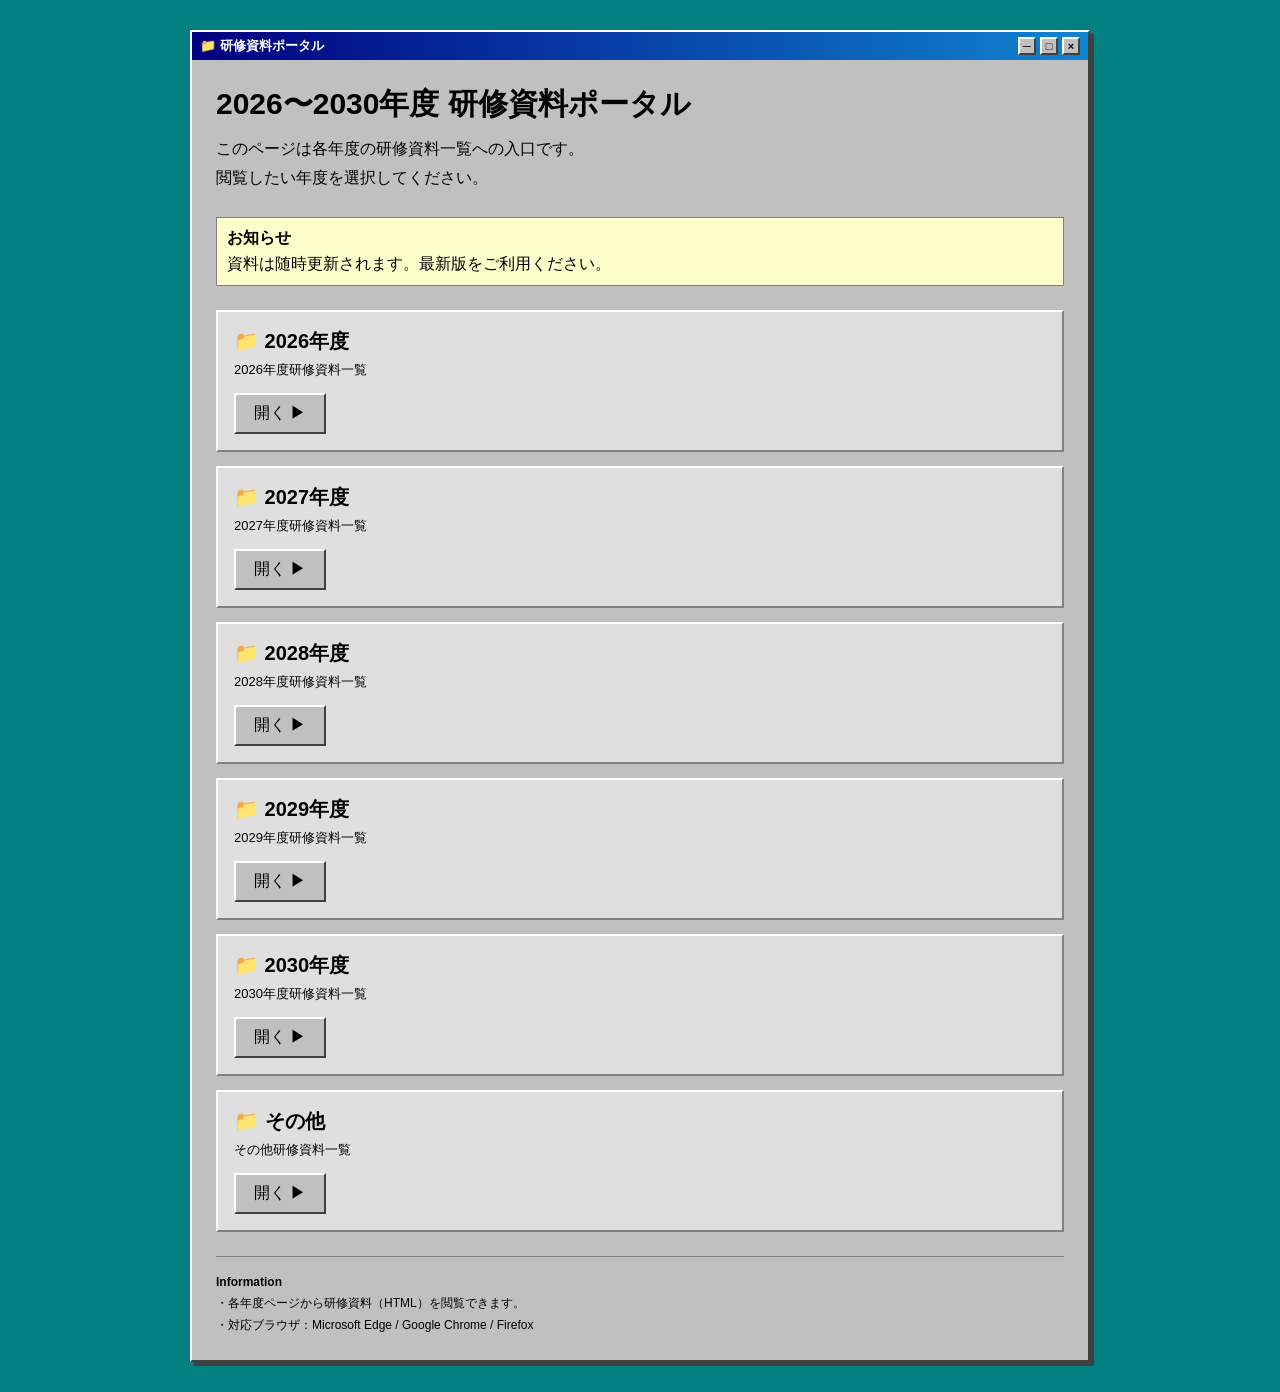
<file: index.html>
<!DOCTYPE html>
<html lang="ja">
<head>
<meta charset="UTF-8">
<meta name="viewport" content="width=device-width, initial-scale=1.0">
<title>研修資料ポータル</title>
<link rel="stylesheet" href="style.css">
</head>

<body>

<div class="window">

    <div class="title-bar">
        <span>📁 研修資料ポータル</span>

        <div class="window-buttons">
            <span>─</span>
            <span>□</span>
            <span>×</span>
        </div>
    </div>

    <div class="window-body">

        <h1>2026〜2030年度 研修資料ポータル</h1>

        <p class="subtitle">
            このページは各年度の研修資料一覧への入口です。<br>
            閲覧したい年度を選択してください。
        </p>

        <div class="notice">
            <strong>お知らせ</strong>
            資料は随時更新されます。最新版をご利用ください。
        </div>

        <div class="year-list">

            <div class="year-card">
                <div class="year-title">📁 2026年度</div>
                <div class="year-desc">2026年度研修資料一覧</div>
                <a href="2026/index.html" class="open-button">開く ▶</a>
            </div>

            <div class="year-card">
                <div class="year-title">📁 2027年度</div>
                <div class="year-desc">2027年度研修資料一覧</div>
                <a href="2027/index.html" class="open-button">開く ▶</a>
            </div>

            <div class="year-card">
                <div class="year-title">📁 2028年度</div>
                <div class="year-desc">2028年度研修資料一覧</div>
                <a href="2028/index.html" class="open-button">開く ▶</a>
            </div>

            <div class="year-card">
                <div class="year-title">📁 2029年度</div>
                <div class="year-desc">2029年度研修資料一覧</div>
                <a href="2029/index.html" class="open-button">開く ▶</a>
            </div>

            <div class="year-card">
                <div class="year-title">📁 2030年度</div>
                <div class="year-desc">2030年度研修資料一覧</div>
                <a href="2030/index.html" class="open-button">開く ▶</a>
            </div>

            <div class="year-card">
                <div class="year-title">📁 その他</div>
                <div class="year-desc">その他研修資料一覧</div>
                <a href="その他/index.html" class="open-button">開く ▶</a>
            </div>

        </div>

        <div class="footer">
            <strong>Information</strong><br>
            ・各年度ページから研修資料（HTML）を閲覧できます。<br>
            ・対応ブラウザ：Microsoft Edge / Google Chrome / Firefox
        </div>

    </div>

</div>

</body>
</html>
</file>
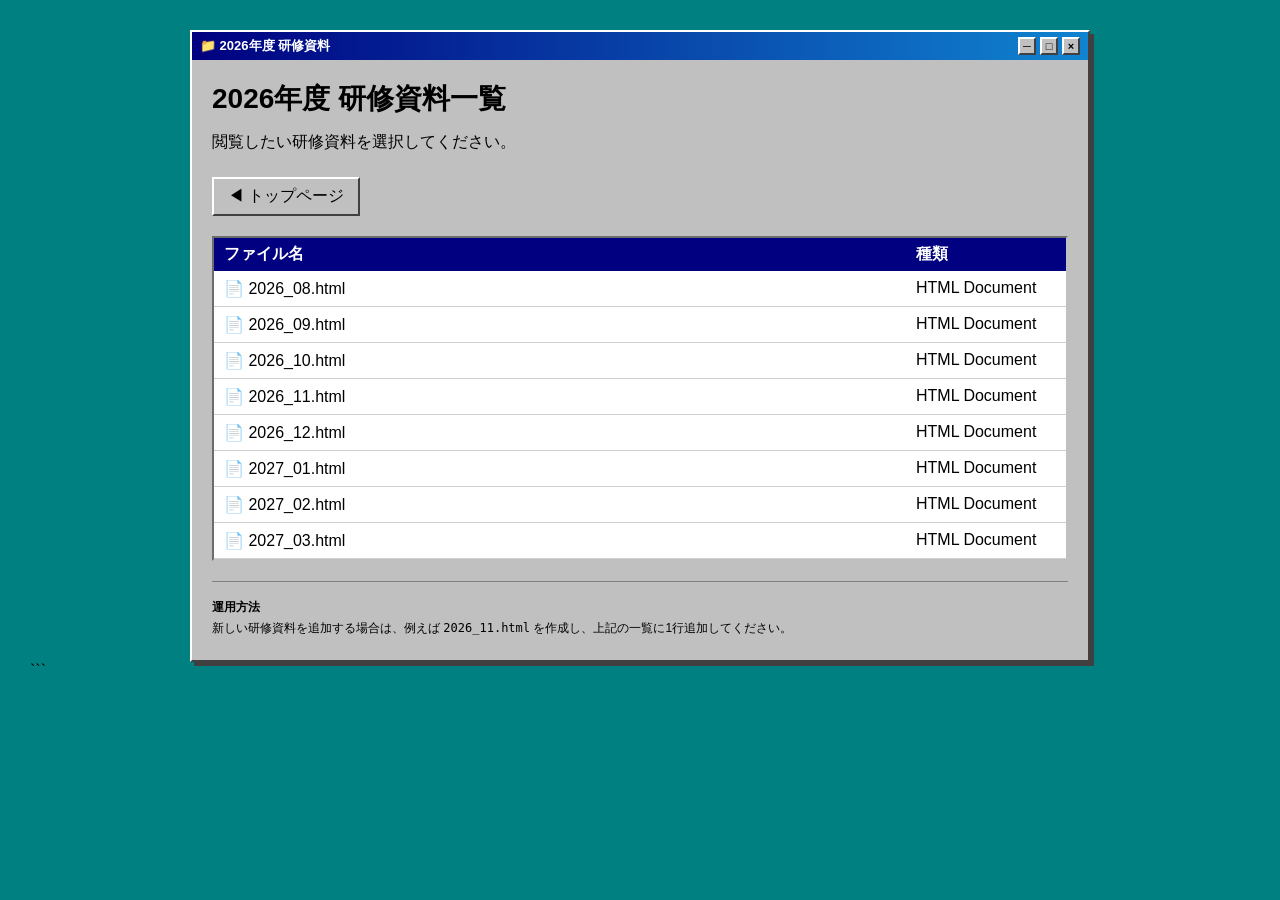
<file: 2026/index.html>
<!DOCTYPE html>
<html lang="ja">
<head>
<meta charset="UTF-8">
<meta name="viewport" content="width=device-width, initial-scale=1.0">
<title>2026年度 研修資料一覧</title>

<style>
*{
    margin:0;
    padding:0;
    box-sizing:border-box;
}

body{
    background:#008080;
    font-family:"MS UI Gothic","MS PGothic",Tahoma,sans-serif;
    padding:30px;
    color:#000;
}

.window{
    max-width:900px;
    margin:auto;
    background:#c0c0c0;
    border-top:2px solid #fff;
    border-left:2px solid #fff;
    border-right:2px solid #404040;
    border-bottom:2px solid #404040;
    box-shadow:4px 4px #404040;
}

.title-bar{
    background:linear-gradient(to right,#000080,#1084d0);
    color:#fff;
    display:flex;
    justify-content:space-between;
    align-items:center;
    padding:5px 8px;
    font-size:13px;
    font-weight:bold;
}

.window-buttons{
    display:flex;
    gap:4px;
}

.window-buttons span{
    width:18px;
    height:18px;
    display:flex;
    justify-content:center;
    align-items:center;
    background:#c0c0c0;
    color:#000;
    border-top:2px solid #fff;
    border-left:2px solid #fff;
    border-right:2px solid #404040;
    border-bottom:2px solid #404040;
    font-size:11px;
}

.window-body{
    padding:20px;
}

h1{
    margin-bottom:10px;
    font-size:28px;
}

.subtitle{
    margin-bottom:20px;
    line-height:1.8;
}

.toolbar{
    display:flex;
    gap:10px;
    margin-bottom:20px;
    flex-wrap:wrap;
}

.button{
    text-decoration:none;
    color:#000;
    background:#c0c0c0;
    padding:7px 14px;
    border-top:2px solid #fff;
    border-left:2px solid #fff;
    border-right:2px solid #404040;
    border-bottom:2px solid #404040;
}

.button:hover{
    background:#dcdcdc;
}

.button:active{
    border-top:2px solid #404040;
    border-left:2px solid #404040;
    border-right:2px solid #fff;
    border-bottom:2px solid #fff;
}

.file-list{
    background:#fff;
    border:2px inset #c0c0c0;
}

.file-header{
    display:grid;
    grid-template-columns:1fr 140px;
    background:#000080;
    color:#fff;
    font-weight:bold;
    padding:6px 10px;
}

.file{
    display:grid;
    grid-template-columns:1fr 140px;
    padding:8px 10px;
    text-decoration:none;
    color:#000;
    border-bottom:1px solid #d0d0d0;
}

.file:hover{
    background:#000080;
    color:#fff;
}

.filename{
    display:flex;
    align-items:center;
    gap:8px;
}

.footer{
    margin-top:20px;
    border-top:1px solid #808080;
    padding-top:15px;
    font-size:12px;
    line-height:1.8;
}

@media(max-width:700px){

body{
    padding:10px;
}

.file-header,
.file{
    grid-template-columns:1fr;
    gap:4px;
}

}
</style>

</head>

<body>

<div class="window">

    <div class="title-bar">

        <span>📁 2026年度 研修資料</span>

        <div class="window-buttons">
            <span>─</span>
            <span>□</span>
            <span>×</span>
        </div>

    </div>

    <div class="window-body">

        <h1>2026年度 研修資料一覧</h1>

        <p class="subtitle">
            閲覧したい研修資料を選択してください。
        </p>

        <div class="toolbar">

            <a href="../index.html" class="button">
                ◀ トップページ
            </a>

        </div>

        <div class="file-list">

            <div class="file-header">
                <div>ファイル名</div>
                <div>種類</div>
            </div>

           

            <a class="file" href="2026_08.html">
                <div class="filename">📄 2026_08.html</div>
                <div>HTML Document</div>
            </a>

            <a class="file" href="2026_09.html">
                <div class="filename">📄 2026_09.html</div>
                <div>HTML Document</div>
            </a>

            <a class="file" href="2026_10.html">
                <div class="filename">📄 2026_10.html</div>
                <div>HTML Document</div>
            </a>

            <a class="file" href="2026_11.html">
                <div class="filename">📄 2026_11.html</div>
                <div>HTML Document</div>
            </a>
             <a class="file" href="2026_12.html">
                <div class="filename">📄 2026_12.html</div>
                <div>HTML Document</div>
            </a>
             <a class="file" href="2027_01.html">
                <div class="filename">📄 2027_01.html</div>
                <div>HTML Document</div>
            </a>
             <a class="file" href="2027_02.html">
                <div class="filename">📄 2027_02.html</div>
                <div>HTML Document</div>
            </a>
             <a class="file" href="2027_03.html">
                <div class="filename">📄 2027_03.html</div>
                <div>HTML Document</div>
            </a>

        </div>

        <div class="footer">
            <strong>運用方法</strong><br>
            新しい研修資料を追加する場合は、例えば <code>2026_11.html</code> を作成し、上記の一覧に1行追加してください。
        </div>

    </div>

</div>

</body>
</html>
```
</file>
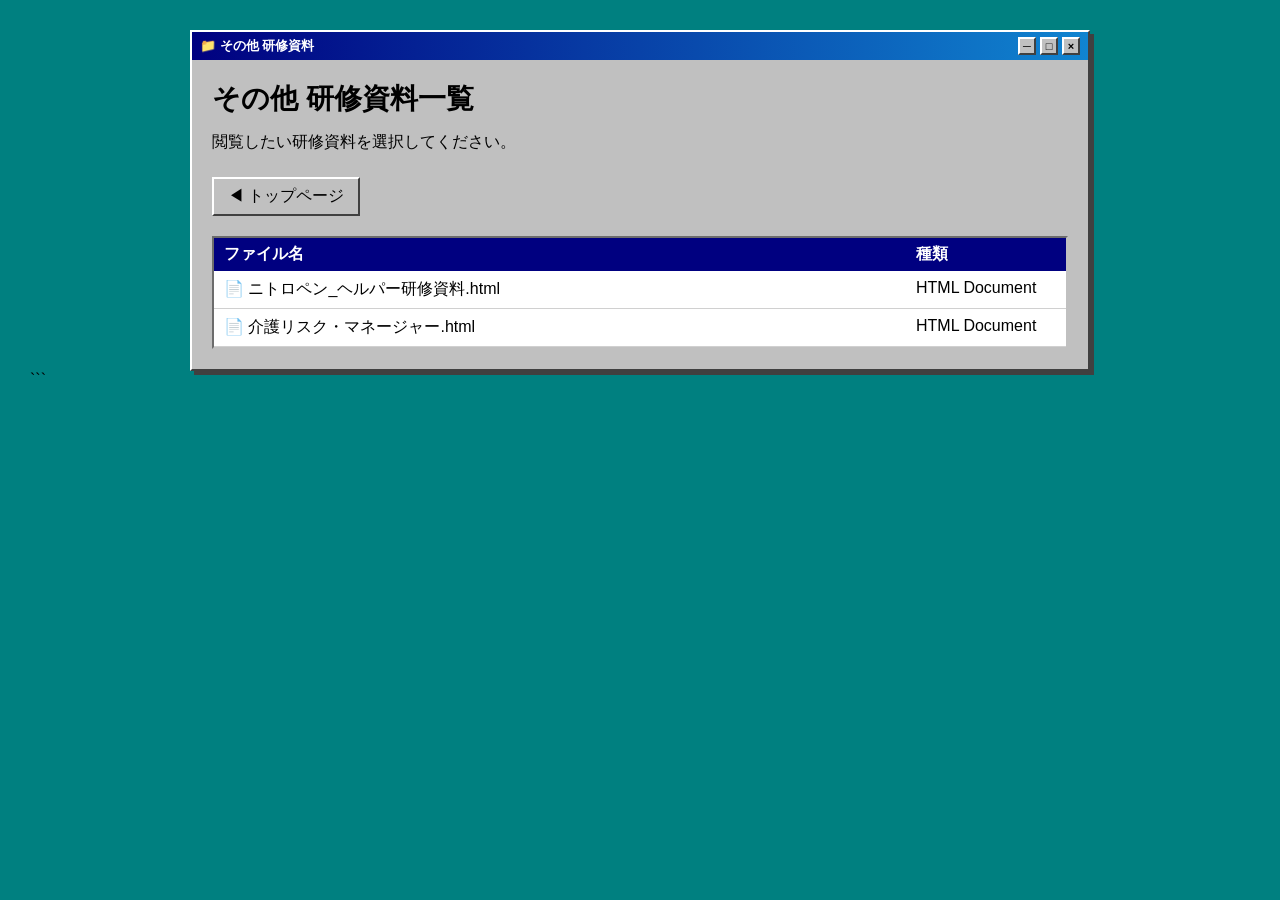
<file: その他/index.html>
<!DOCTYPE html>
<html lang="ja">
<head>
<meta charset="UTF-8">
<meta name="viewport" content="width=device-width, initial-scale=1.0">
<title>2026年度 研修資料一覧</title>

<style>
*{
    margin:0;
    padding:0;
    box-sizing:border-box;
}

body{
    background:#008080;
    font-family:"MS UI Gothic","MS PGothic",Tahoma,sans-serif;
    padding:30px;
    color:#000;
}

.window{
    max-width:900px;
    margin:auto;
    background:#c0c0c0;
    border-top:2px solid #fff;
    border-left:2px solid #fff;
    border-right:2px solid #404040;
    border-bottom:2px solid #404040;
    box-shadow:4px 4px #404040;
}

.title-bar{
    background:linear-gradient(to right,#000080,#1084d0);
    color:#fff;
    display:flex;
    justify-content:space-between;
    align-items:center;
    padding:5px 8px;
    font-size:13px;
    font-weight:bold;
}

.window-buttons{
    display:flex;
    gap:4px;
}

.window-buttons span{
    width:18px;
    height:18px;
    display:flex;
    justify-content:center;
    align-items:center;
    background:#c0c0c0;
    color:#000;
    border-top:2px solid #fff;
    border-left:2px solid #fff;
    border-right:2px solid #404040;
    border-bottom:2px solid #404040;
    font-size:11px;
}

.window-body{
    padding:20px;
}

h1{
    margin-bottom:10px;
    font-size:28px;
}

.subtitle{
    margin-bottom:20px;
    line-height:1.8;
}

.toolbar{
    display:flex;
    gap:10px;
    margin-bottom:20px;
    flex-wrap:wrap;
}

.button{
    text-decoration:none;
    color:#000;
    background:#c0c0c0;
    padding:7px 14px;
    border-top:2px solid #fff;
    border-left:2px solid #fff;
    border-right:2px solid #404040;
    border-bottom:2px solid #404040;
}

.button:hover{
    background:#dcdcdc;
}

.button:active{
    border-top:2px solid #404040;
    border-left:2px solid #404040;
    border-right:2px solid #fff;
    border-bottom:2px solid #fff;
}

.file-list{
    background:#fff;
    border:2px inset #c0c0c0;
}

.file-header{
    display:grid;
    grid-template-columns:1fr 140px;
    background:#000080;
    color:#fff;
    font-weight:bold;
    padding:6px 10px;
}

.file{
    display:grid;
    grid-template-columns:1fr 140px;
    padding:8px 10px;
    text-decoration:none;
    color:#000;
    border-bottom:1px solid #d0d0d0;
}

.file:hover{
    background:#000080;
    color:#fff;
}

.filename{
    display:flex;
    align-items:center;
    gap:8px;
}

.footer{
    margin-top:20px;
    border-top:1px solid #808080;
    padding-top:15px;
    font-size:12px;
    line-height:1.8;
}

@media(max-width:700px){

body{
    padding:10px;
}

.file-header,
.file{
    grid-template-columns:1fr;
    gap:4px;
}

}
</style>

</head>

<body>

<div class="window">

    <div class="title-bar">

        <span>📁 その他 研修資料</span>

        <div class="window-buttons">
            <span>─</span>
            <span>□</span>
            <span>×</span>
        </div>

    </div>

    <div class="window-body">

        <h1>その他 研修資料一覧</h1>

        <p class="subtitle">
            閲覧したい研修資料を選択してください。
        </p>

        <div class="toolbar">

            <a href="../index.html" class="button">
                ◀ トップページ
            </a>

        </div>

        <div class="file-list">

            <div class="file-header">
                <div>ファイル名</div>
                <div>種類</div>
            </div>

            <a class="file" href="ニトロペン_ヘルパー研修資料.html">
                <div class="filename">📄 ニトロペン_ヘルパー研修資料.html</div>
                <div>HTML Document</div>
            </a>

              <a class="file" href="介護リスク・マネージャー.html">
                <div class="filename">📄 介護リスク・マネージャー.html</div>
                <div>HTML Document</div>
            </a>

        </div>


    </div>

</div>

</body>
</html>
```
</file>
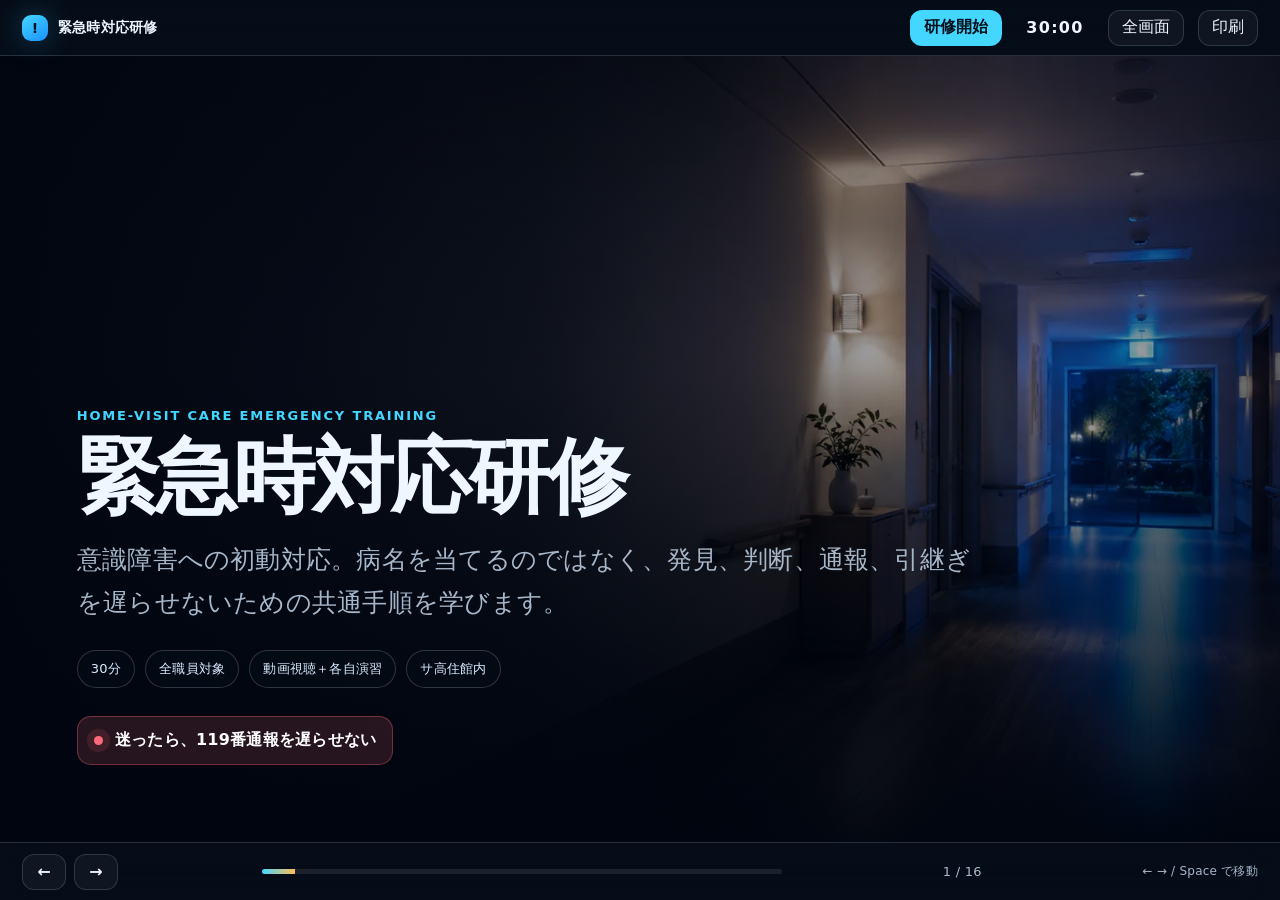
<file: 2026/2026_08.html>
<!doctype html>
<html lang="ja">
<head>
<meta charset="utf-8">
<meta name="viewport" content="width=device-width, initial-scale=1, viewport-fit=cover">
<meta name="color-scheme" content="dark">
<title>緊急時対応研修｜意識障害への初動対応</title>
<!--
Design prompt:
Create a modern, high-clarity Japanese training presentation for home-care staff in a serviced senior residence.
Use a sophisticated dark navy interface, restrained cyan and amber accents, large typography, generous spacing,
photographic hero sections, glass-like cards, simple diagrams, and strong emergency hierarchy.
Prioritize cognitive accessibility: one message per screen, short sentences, consistent labels, high contrast,
and clear actions. Avoid decorative clutter, cartoon visuals, dense tables, gradients behind body text, and excessive icons.
The result must work as a self-contained, responsive, offline HTML slide deck with keyboard navigation,
a 30-minute timer, individual exercise, five-question quiz with automatic scoring, and print-friendly handouts.
-->
<style>
:root {
  --bg: #07111f;
  --surface: rgba(14, 29, 48, .82);
  --surface-strong: #0d1d31;
  --surface-soft: rgba(255,255,255,.055);
  --text: #eef6ff;
  --muted: #a7b7c9;
  --line: rgba(175, 207, 235, .18);
  --cyan: #43d7ff;
  --cyan-2: #1b91ff;
  --amber: #ffbd54;
  --danger: #ff6b7a;
  --good: #63e6be;
  --shadow: 0 28px 70px rgba(0,0,0,.35);
  --radius-xl: 28px;
  --radius-lg: 20px;
  --radius-md: 14px;
  --max: 1280px;
}
* { box-sizing: border-box; }
html, body { width: 100%; height: 100%; margin: 0; background: var(--bg); color: var(--text); }
body {
  font-family: "BIZ UDPGothic", "Yu Gothic UI", "Yu Gothic", "Hiragino Kaku Gothic ProN", system-ui, sans-serif;
  overflow: hidden;
  letter-spacing: .015em;
}
button, textarea, input { font: inherit; }
button { color: inherit; }
a { color: var(--cyan); }

.app { height: 100%; display: grid; grid-template-rows: 56px 1fr 58px; }
.topbar, .bottombar {
  display: flex; align-items: center; gap: 14px; padding: 0 22px;
  background: rgba(5, 13, 24, .82); backdrop-filter: blur(18px); z-index: 50;
}
.topbar { border-bottom: 1px solid var(--line); }
.bottombar { border-top: 1px solid var(--line); justify-content: space-between; }
.brand { display: flex; align-items: center; gap: 10px; font-weight: 800; font-size: 14px; white-space: nowrap; }
.brand-mark { width: 26px; height: 26px; border-radius: 9px; display: grid; place-items: center; background: linear-gradient(145deg,var(--cyan),var(--cyan-2)); color: #04101c; box-shadow: 0 0 28px rgba(67,215,255,.28); }
.top-spacer { flex: 1; }
.timer { font-variant-numeric: tabular-nums; font-weight: 800; letter-spacing: .08em; min-width: 78px; text-align: center; }
.toolbtn, .navbtn {
  border: 1px solid var(--line); background: rgba(255,255,255,.045); border-radius: 12px;
  min-height: 36px; padding: 0 13px; cursor: pointer; transition: .18s ease;
}
.toolbtn:hover, .navbtn:hover { border-color: rgba(67,215,255,.55); background: rgba(67,215,255,.09); transform: translateY(-1px); }
.toolbtn.primary { background: var(--cyan); color: #04101c; border-color: transparent; font-weight: 800; }
.toolbtn.danger { color: #ffd8dd; border-color: rgba(255,107,122,.35); }

.stage { position: relative; overflow: hidden; }
.slides { height: 100%; }
.slide {
  position: absolute; inset: 0; opacity: 0; pointer-events: none; transform: translateX(28px) scale(.985);
  transition: opacity .35s ease, transform .35s ease; overflow: auto;
  padding: 42px clamp(28px, 5vw, 78px) 48px;
  scrollbar-width: thin; scrollbar-color: rgba(67,215,255,.35) transparent;
}
.slide.active { opacity: 1; pointer-events: auto; transform: translateX(0) scale(1); }
.slide-inner { width: min(var(--max), 100%); min-height: 100%; margin: 0 auto; display: flex; flex-direction: column; justify-content: center; }
.kicker { color: var(--cyan); font-size: 13px; font-weight: 900; letter-spacing: .14em; text-transform: uppercase; margin-bottom: 12px; }
h1, h2, h3, p { margin-top: 0; }
h1 { font-size: clamp(42px, 6.4vw, 92px); line-height: 1.03; margin-bottom: 18px; letter-spacing: -.045em; }
h2 { font-size: clamp(30px, 4.1vw, 56px); line-height: 1.12; margin-bottom: 14px; letter-spacing: -.035em; }
h3 { font-size: 20px; line-height: 1.4; margin-bottom: 8px; }
.lead { color: var(--muted); font-size: clamp(18px, 2vw, 25px); line-height: 1.75; max-width: 920px; }
.small { font-size: 13px; color: var(--muted); line-height: 1.75; }
.em { color: var(--cyan); }
.critical { color: #fff; background: linear-gradient(90deg, rgba(255,107,122,.24), rgba(255,107,122,.06)); border-left: 4px solid var(--danger); padding: 16px 20px; border-radius: 0 14px 14px 0; font-weight: 800; line-height: 1.7; }

.hero { padding: 0; }
.hero .slide-inner { width: 100%; max-width: none; min-height: 100%; position: relative; justify-content: flex-end; padding: clamp(38px, 6vw, 86px); overflow: hidden; }
.hero-bg { position: absolute; inset: 0; background-size: cover; background-position: center; filter: saturate(.9) contrast(1.04); }
.hero-bg::after { content: ""; position: absolute; inset: 0; background: linear-gradient(90deg, rgba(4,10,20,.97) 0%, rgba(4,10,20,.76) 42%, rgba(4,10,20,.22) 78%, rgba(4,10,20,.62) 100%), linear-gradient(0deg, rgba(4,10,20,.96), transparent 60%); }
.hero-content { position: relative; z-index: 2; max-width: 980px; }
.pillrow { display: flex; gap: 10px; flex-wrap: wrap; margin-top: 22px; }
.pill { border: 1px solid rgba(255,255,255,.18); background: rgba(5,15,26,.48); backdrop-filter: blur(12px); padding: 9px 13px; border-radius: 999px; font-size: 13px; color: #dbeaff; }
.hero-alert { margin-top: 28px; display: inline-flex; align-items: center; gap: 12px; color: #fff; font-weight: 900; background: rgba(255,107,122,.15); border: 1px solid rgba(255,107,122,.35); padding: 13px 16px; border-radius: 14px; }
.hero-alert::before { content:""; width: 9px; height: 9px; border-radius: 50%; background: var(--danger); box-shadow: 0 0 0 7px rgba(255,107,122,.12); }

.grid2 { display: grid; grid-template-columns: repeat(2, minmax(0, 1fr)); gap: 18px; margin-top: 24px; }
.grid3 { display: grid; grid-template-columns: repeat(3, minmax(0, 1fr)); gap: 16px; margin-top: 24px; }
.grid4 { display: grid; grid-template-columns: repeat(4, minmax(0, 1fr)); gap: 14px; margin-top: 24px; }
.card { background: var(--surface); border: 1px solid var(--line); border-radius: var(--radius-lg); padding: 22px; box-shadow: 0 14px 42px rgba(0,0,0,.18); }
.card.soft { background: var(--surface-soft); }
.card.cyan { border-color: rgba(67,215,255,.35); }
.card.amber { border-color: rgba(255,189,84,.38); }
.card.danger { border-color: rgba(255,107,122,.42); background: rgba(255,107,122,.075); }
.card .index { font-size: 12px; font-weight: 900; color: var(--cyan); letter-spacing: .12em; margin-bottom: 14px; }
.card p { color: var(--muted); line-height: 1.7; margin-bottom: 0; }
.metric { font-size: clamp(32px,4vw,58px); font-weight: 950; letter-spacing: -.04em; color: var(--cyan); }
.icon { width: 42px; height: 42px; display: grid; place-items: center; border-radius: 13px; background: rgba(67,215,255,.1); border: 1px solid rgba(67,215,255,.22); font-weight: 950; color: var(--cyan); margin-bottom: 14px; }

.flow { display: grid; grid-template-columns: repeat(4,1fr); gap: 12px; margin-top: 28px; position: relative; }
.flow::before { content:""; position:absolute; left: 10%; right: 10%; top: 29px; height: 2px; background: linear-gradient(90deg,var(--cyan),var(--amber)); opacity:.42; }
.flow-step { position:relative; z-index:1; text-align:center; }
.flow-node { width:58px; height:58px; border-radius:18px; display:grid; place-items:center; margin:0 auto 14px; background:var(--surface-strong); border:1px solid rgba(67,215,255,.42); box-shadow:0 0 28px rgba(67,215,255,.11); color:var(--cyan); font-weight:950; }
.flow-step:nth-child(4) .flow-node { border-color:rgba(255,189,84,.52); color:var(--amber); }
.flow-step p { color:var(--muted); line-height:1.6; font-size:14px; }

.danger-grid { display:grid; grid-template-columns: .8fr 1.2fr; gap:24px; align-items:stretch; margin-top:22px; }
.big119 { min-height: 100%; border-radius: var(--radius-xl); display:flex; flex-direction:column; justify-content:center; padding:34px; background: radial-gradient(circle at 30% 15%, rgba(255,107,122,.28), transparent 42%), linear-gradient(145deg,#2a1020,#10192b); border:1px solid rgba(255,107,122,.38); }
.big119 .num { font-size:clamp(86px,12vw,168px); line-height:.9; font-weight:950; letter-spacing:-.08em; color:#fff; text-shadow:0 0 46px rgba(255,107,122,.25); }
.big119 p { margin:16px 0 0; color:#ffdbe0; font-size:18px; line-height:1.65; }
.signs { display:grid; grid-template-columns:repeat(2,1fr); gap:13px; }
.sign { background:var(--surface); border:1px solid var(--line); border-radius:18px; padding:18px; }
.sign strong { display:block; margin-bottom:6px; font-size:17px; }
.sign span { color:var(--muted); line-height:1.55; font-size:14px; }

.timeline { display:grid; gap:10px; margin-top:24px; }
.timeline-row { display:grid; grid-template-columns:80px 1fr auto; gap:16px; align-items:center; padding:16px 18px; background:var(--surface); border:1px solid var(--line); border-radius:16px; }
.timeline-row .t { font-weight:950; color:var(--cyan); font-size:20px; }
.timeline-row .act { font-weight:800; }
.timeline-row .why { color:var(--muted); font-size:14px; text-align:right; }

.role-grid { display:grid; grid-template-columns:1fr 1fr; gap:18px; margin-top:24px; }
.role { min-height:310px; padding:28px; border-radius:var(--radius-xl); border:1px solid var(--line); position:relative; overflow:hidden; }
.role::after { content:""; position:absolute; width:220px; height:220px; border-radius:50%; right:-95px; bottom:-120px; background:rgba(67,215,255,.12); filter:blur(8px); }
.role.secondary::after { background:rgba(255,189,84,.13); }
.role h3 { font-size:28px; }
.role ul, .clean-list { margin:18px 0 0; padding:0; list-style:none; display:grid; gap:10px; }
.role li, .clean-list li { position:relative; padding-left:22px; color:#d9e7f6; line-height:1.6; }
.role li::before, .clean-list li::before { content:""; width:8px; height:8px; border-radius:50%; background:var(--cyan); position:absolute; left:0; top:.65em; }
.role.secondary li::before { background:var(--amber); }
.quote { margin-top:20px; padding:18px 20px; border-radius:16px; background:rgba(255,255,255,.055); border:1px solid var(--line); font-size:18px; font-weight:800; line-height:1.65; }

.photo-split { display:grid; grid-template-columns:1.05fr .95fr; gap:30px; align-items:center; }
.photo-frame { min-height:520px; border-radius:var(--radius-xl); background-size:cover; background-position:center; border:1px solid var(--line); box-shadow:var(--shadow); position:relative; overflow:hidden; }
.photo-frame::after { content:""; position:absolute; inset:0; background:linear-gradient(0deg,rgba(4,10,20,.55),transparent 55%); }

.call-script { margin-top:14px; background:#071829; border:1px solid rgba(67,215,255,.32); border-radius:24px; padding:24px; box-shadow:0 20px 60px rgba(0,0,0,.24); }
.call-line { display:grid; grid-template-columns:42px 1fr; gap:14px; padding:8px 0; border-bottom:1px solid var(--line); }
.call-line:last-child { border-bottom:0; }
.call-num { width:34px; height:34px; border-radius:11px; display:grid; place-items:center; background:rgba(67,215,255,.12); color:var(--cyan); font-weight:950; }
.call-line strong { display:block; margin-bottom:3px; }
.call-line span { color:var(--muted); line-height:1.55; }
.sample { margin-top:10px; padding:18px 20px; border-radius:16px; background:rgba(67,215,255,.075); border-left:4px solid var(--cyan); line-height:1.75; }

.sequence { display:flex; align-items:center; gap:9px; margin-top:30px; flex-wrap:wrap; }
.seq { flex:1 1 150px; min-height:106px; display:flex; flex-direction:column; justify-content:center; padding:18px; border-radius:18px; background:var(--surface); border:1px solid var(--line); }
.seq:first-child { border-color:rgba(255,107,122,.5); background:rgba(255,107,122,.09); }
.seq .n { color:var(--cyan); font-size:12px; font-weight:950; letter-spacing:.12em; margin-bottom:8px; }
.seq:first-child .n { color:var(--danger); }
.arrow { color:rgba(255,255,255,.35); font-size:22px; }

.sbar { display:grid; grid-template-columns:repeat(4,1fr); gap:13px; margin-top:25px; }
.sbar-card { min-height:270px; padding:20px; background:var(--surface); border:1px solid var(--line); border-radius:20px; }
.sbar-letter { font-size:46px; line-height:1; font-weight:950; color:var(--cyan); }
.sbar-card h3 { margin:8px 0 14px; }
.sbar-card p { color:var(--muted); line-height:1.7; font-size:14px; }

.record-list { display:grid; grid-template-columns:repeat(5,1fr); gap:10px; margin-top:24px; }
.record-item { background:var(--surface); border:1px solid var(--line); border-radius:18px; padding:19px; min-height:190px; }
.record-item .num { font-size:12px; color:var(--cyan); font-weight:950; letter-spacing:.12em; }
.record-item h3 { margin-top:14px; }
.record-item p { font-size:14px; color:var(--muted); line-height:1.6; }

.exercise-wrap { display:grid; grid-template-columns:.85fr 1.15fr; gap:20px; margin-top:20px; }
.case { background:linear-gradient(145deg,rgba(255,189,84,.13),rgba(255,255,255,.035)); border:1px solid rgba(255,189,84,.35); border-radius:24px; padding:24px; }
.case .label { color:var(--amber); font-weight:950; letter-spacing:.1em; font-size:12px; }
.case p { margin:14px 0 0; line-height:1.8; font-size:18px; }
.answerbox { width:100%; min-height:250px; resize:vertical; border-radius:20px; border:1px solid var(--line); background:rgba(4,12,22,.7); color:var(--text); padding:18px; line-height:1.7; outline:none; }
.answerbox:focus { border-color:rgba(67,215,255,.6); box-shadow:0 0 0 4px rgba(67,215,255,.08); }
.checklist { margin-top:12px; display:grid; gap:8px; }
.checkline { display:flex; align-items:flex-start; gap:10px; color:var(--muted); line-height:1.5; }
.checkline input { margin-top:4px; accent-color:var(--cyan); }

.quiz { display:grid; gap:15px; margin-top:18px; }
.question { background:var(--surface); border:1px solid var(--line); border-radius:20px; padding:20px; }
.question legend { font-weight:850; line-height:1.55; padding:0 6px; }
.options { display:grid; gap:8px; margin-top:12px; }
.option { display:flex; align-items:flex-start; gap:10px; color:var(--muted); line-height:1.55; cursor:pointer; }
.option input { margin-top:4px; accent-color:var(--cyan); }
.feedback { display:none; margin-top:12px; border-radius:12px; padding:10px 12px; font-size:14px; line-height:1.55; }
.question.correct { border-color:rgba(99,230,190,.45); }
.question.correct .feedback { display:block; color:#c8fff0; background:rgba(99,230,190,.08); }
.question.wrong { border-color:rgba(255,107,122,.45); }
.question.wrong .feedback { display:block; color:#ffd5da; background:rgba(255,107,122,.08); }
.quiz-actions { display:flex; align-items:center; gap:12px; margin-top:16px; flex-wrap:wrap; }
.score { font-size:24px; font-weight:950; }
.pass { color:var(--good); }
.fail { color:var(--danger); }

.references { display:grid; gap:12px; margin-top:20px; }
.ref { border:1px solid var(--line); border-radius:16px; padding:17px 19px; background:var(--surface); }
.ref strong { display:block; margin-bottom:5px; }
.ref a { font-size:13px; line-height:1.5; word-break:break-all; }

.progress-shell { flex:1; max-width:520px; height:5px; background:rgba(255,255,255,.09); border-radius:999px; overflow:hidden; }
.progress-bar { height:100%; width:0; background:linear-gradient(90deg,var(--cyan),var(--amber)); transition:width .25s ease; }
.slidecount { font-variant-numeric:tabular-nums; color:var(--muted); min-width:72px; text-align:center; font-size:13px; }
.navgroup { display:flex; gap:8px; }
.navbtn { min-width:44px; font-weight:800; }
.hint { color:var(--muted); font-size:12px; white-space:nowrap; }

.toast { position:fixed; left:50%; bottom:78px; transform:translate(-50%,18px); opacity:0; pointer-events:none; background:#0d2136; border:1px solid rgba(67,215,255,.32); padding:11px 15px; border-radius:12px; z-index:200; transition:.2s ease; box-shadow:var(--shadow); }
.toast.show { opacity:1; transform:translate(-50%,0); }

.slide[data-title="119番通報"] { padding-top: 22px; padding-bottom: 22px; }
.slide[data-title="119番通報"] h2 { margin-bottom: 6px; }
.slide[data-title="119番通報"] .call-script { padding: 18px 22px; }
.slide[data-title="119番通報"] .sample { padding: 14px 18px; }
.slide[data-title="確認テスト"] { padding-top: 28px; }

@media (max-width: 920px) {
  .app { grid-template-rows:52px 1fr 58px; }
  .topbar { padding:0 12px; }
  .brand span:last-child, .hint { display:none; }
  .slide { padding:28px 18px 36px; }
  .grid4, .grid3, .flow, .sbar, .record-list { grid-template-columns:repeat(2,1fr); }
  .danger-grid, .photo-split, .exercise-wrap { grid-template-columns:1fr; }
  .photo-frame { min-height:300px; }
  .role-grid, .grid2 { grid-template-columns:1fr; }
  .flow::before { display:none; }
  .timeline-row { grid-template-columns:64px 1fr; }
  .timeline-row .why { grid-column:2; text-align:left; }
  .arrow { display:none; }
}
@media (max-width: 560px) {
  h1 { font-size:42px; }
  h2 { font-size:32px; }
  .grid4, .grid3, .flow, .sbar, .record-list, .signs { grid-template-columns:1fr; }
  .bottombar { padding:0 10px; }
  .progress-shell { display:none; }
  .toolbtn { padding:0 9px; }
  .topbar .toolbtn:nth-of-type(3) { display:none; }
}

@media print {
  html, body { height:auto; overflow:visible; background:#fff; color:#111; }
  body { print-color-adjust:exact; -webkit-print-color-adjust:exact; }
  .app { display:block; height:auto; }
  .topbar, .bottombar, .toast { display:none !important; }
  .stage, .slides { height:auto; overflow:visible; }
  .slide { position:relative; opacity:1 !important; pointer-events:auto; transform:none !important; min-height:190mm; page-break-after:always; overflow:visible; padding:15mm; background:#07111f !important; color:#eef6ff !important; }
  .slide:last-child { page-break-after:auto; }
  .hero { padding:0; }
  .hero .slide-inner { min-height:190mm; }
  .answerbox { min-height:120px; }
}
</style>
</head>
<body>
<div class="app">
  <header class="topbar">
    <div class="brand"><span class="brand-mark">!</span><span>緊急時対応研修</span></div>
    <div class="top-spacer"></div>
    <button class="toolbtn primary" id="timerToggle" type="button">研修開始</button>
    <div class="timer" id="timer" aria-live="polite">30:00</div>
    <button class="toolbtn" id="fullscreenBtn" type="button">全画面</button>
    <button class="toolbtn" id="printBtn" type="button">印刷</button>
  </header>

  <main class="stage">
    <div class="slides" id="slides">
      <section class="slide hero active" data-title="表紙" data-minutes="1">
        <div class="slide-inner">
          <div class="hero-bg" style="background-image:url('[data-uri]')"></div>
          <div class="hero-content">
            <div class="kicker">Home-visit care emergency training</div>
            <h1>緊急時対応研修</h1>
            <p class="lead">意識障害への初動対応。病名を当てるのではなく、発見、判断、通報、引継ぎを遅らせないための共通手順を学びます。</p>
            <div class="pillrow">
              <span class="pill">30分</span><span class="pill">全職員対象</span><span class="pill">動画視聴＋各自演習</span><span class="pill">サ高住館内</span>
            </div>
            <div class="hero-alert">迷ったら、119番通報を遅らせない</div>
          </div>
        </div>
      </section>

      <section class="slide" data-title="研修の前提" data-minutes="2">
        <div class="slide-inner">
          <div class="kicker">01 / Scope</div>
          <h2>研修の前提</h2>
          <p class="lead">30分で確実に理解できるよう、サ高住館内で起きる意識障害の初動に範囲を絞ります。</p>
          <div class="grid3">
            <div class="card"><div class="icon">人</div><h3>対象</h3><p>訪問介護事業所の全職員</p></div>
            <div class="card"><div class="icon">館</div><h3>場面</h3><p>サ高住館内で訪問介護を提供している時間</p></div>
            <div class="card"><div class="icon">医</div><h3>医療体制</h3><p>看護職は全時間帯で不在。館内に自動体外式除細動器は未設置</p></div>
          </div>
          <div class="grid3">
            <div class="card soft"><h3>勤務体制</h3><p>館内には常に2人以上の職員が勤務</p></div>
            <div class="card soft"><h3>使用可能機器</h3><p>血圧計、パルスオキシメーター、体温計</p></div>
            <div class="card soft"><h3>事業所情報</h3><p>救急隊の進入経路と救急情報の保管場所は既定</p></div>
          </div>
        </div>
      </section>

      <section class="slide" data-title="到達目標" data-minutes="2">
        <div class="slide-inner">
          <div class="kicker">02 / Goal</div>
          <h2>救命、連絡、引継ぎを<br>一つの流れで行う</h2>
          <p class="lead">研修後は、意識障害を発見した職員が次の4段階を迷わず説明できる状態を目指します。</p>
          <div class="flow">
            <div class="flow-step"><div class="flow-node">01</div><h3>発見</h3><p>普段と違う状態を見つける</p></div>
            <div class="flow-step"><div class="flow-node">02</div><h3>判断</h3><p>反応と呼吸を確認する</p></div>
            <div class="flow-step"><div class="flow-node">03</div><h3>通報</h3><p>119番と応援を呼ぶ</p></div>
            <div class="flow-step"><div class="flow-node">04</div><h3>引継ぎ</h3><p>事実と時刻を伝える</p></div>
          </div>
        </div>
      </section>

      <section class="slide" data-title="危険サイン" data-minutes="3">
        <div class="slide-inner">
          <div class="kicker">03 / Red flags</div>
          <h2>「いつもと違う」を<br>危険サインとして扱う</h2>
          <div class="danger-grid">
            <div class="big119"><div class="num">119</div><p>反応がない、呼吸がおかしい、または緊急性を判断できない場合は、上司の許可を待たずに救急要請を優先します。</p></div>
            <div class="signs">
              <div class="sign"><strong>返事がない</strong><span>呼びかけや肩への刺激に反応しない。</span></div>
              <div class="sign"><strong>会話が成立しない</strong><span>目線が合わず、普段より反応が著しく鈍い。</span></div>
              <div class="sign"><strong>呼吸が異常</strong><span>普段どおりの呼吸に見えない、苦しそうである。</span></div>
              <div class="sign"><strong>突然の神経症状</strong><span>片側の麻痺、ろれつ不良、急な脱力がある。</span></div>
              <div class="sign"><strong>けいれん</strong><span>止まらない、繰り返す、意識が戻らない。</span></div>
              <div class="sign"><strong>転倒後の異常</strong><span>頭部打撲の可能性、強い痛み、反応低下がある。</span></div>
            </div>
          </div>
        </div>
      </section>

      <section class="slide" data-title="最初の60秒" data-minutes="3">
        <div class="slide-inner">
          <div class="kicker">04 / First minute</div>
          <h2>発見直後の60秒</h2>
          <p class="lead">行動順を固定すると、緊急時の迷いと通報の遅れを減らせます。</p>
          <div class="timeline">
            <div class="timeline-row"><div class="t">0–10秒</div><div class="act">周囲の安全を確認する</div><div class="why">危険があれば接近しない</div></div>
            <div class="timeline-row"><div class="t">10–20秒</div><div class="act">呼びかけ、反応を確認する</div><div class="why">普段との違いも見る</div></div>
            <div class="timeline-row"><div class="t">20–30秒</div><div class="act">呼吸が普段どおりか確認する</div><div class="why">分からない場合も異常として扱う</div></div>
            <div class="timeline-row"><div class="t">30–60秒</div><div class="act">119番通報と応援要請を行う</div><div class="why">測定より通報を優先する</div></div>
          </div>
          <div class="critical" style="margin-top:18px">反応がなく、普段どおりの呼吸がない場合は、119番の指令員の指示に従い、胸骨圧迫を開始します。実技は救命講習で別途習得してください。</div>
        </div>
      </section>

      <section class="slide" data-title="役割分担" data-minutes="2">
        <div class="slide-inner">
          <div class="kicker">05 / Teamwork</div>
          <h2>役割は、その場で声に出して決める</h2>
          <p class="lead">固定担当を置かなくても、発見者と応援者の役割を即座に宣言すれば、行動の重複と抜けを防げます。</p>
          <div class="role-grid">
            <div class="role card cyan"><div class="kicker">Person A</div><h3>発見者</h3><ul><li>利用者のそばに残る</li><li>反応と呼吸を確認する</li><li>状態の変化を観察する</li><li>救急隊へ発見時の事実を伝える</li></ul></div>
            <div class="role card amber secondary"><div class="kicker" style="color:var(--amber)">Person B</div><h3>応援者</h3><ul><li>119番通報を行う</li><li>サービス提供責任者・管理者へ連絡する</li><li>入口で救急隊を誘導する</li><li>救急情報を準備する</li></ul></div>
          </div>
          <div class="quote">「私は利用者のそばに残ります。あなたは119番通報と救急隊の誘導をお願いします」</div>
        </div>
      </section>

      <section class="slide" data-title="測定の位置づけ" data-minutes="2">
        <div class="slide-inner">
          <div class="photo-split">
            <div>
              <div class="kicker">06 / Observation</div>
              <h2>測定値は、通報後の補足情報</h2>
              <p class="lead">血圧、酸素飽和度、体温は状態説明に役立ちます。ただし、測定に時間をかけて119番通報を遅らせてはいけません。</p>
              <div class="grid2">
                <div class="card"><h3>最優先</h3><p>反応、呼吸、顔色、会話の成立、普段との違い</p></div>
                <div class="card"><h3>測定できる場合</h3><p>血圧、酸素飽和度、体温を測り、時刻とともに伝える</p></div>
              </div>
              <div class="critical" style="margin-top:16px">反応なし、呼吸異常がある場合は、測定より119番通報を優先します。</div>
            </div>
            <div class="photo-frame" style="background-image:url('[data-uri]')"></div>
          </div>
        </div>
      </section>

      <section class="slide" data-title="119番通報" data-minutes="3">
        <div class="slide-inner">
          <div class="kicker">07 / Emergency call</div>
          <h2>119番では、短く、順番を固定する</h2>
          <div class="call-script">
            <div class="call-line"><div class="call-num">1</div><div><strong>「救急です」</strong><span>火災か救急かを最初に伝えます。</span></div></div>
            <div class="call-line"><div class="call-num">2</div><div><strong>施設住所、建物名、居室番号</strong><span>［施設住所］［建物名］［居室番号］</span></div></div>
            <div class="call-line"><div class="call-num">3</div><div><strong>利用者の年齢と性別</strong><span>分かる範囲で正確に伝えます。</span></div></div>
            <div class="call-line"><div class="call-num">4</div><div><strong>反応と呼吸の状態</strong><span>「返事がない」「呼吸はあるが普段より反応が鈍い」など、観察した事実を伝えます。</span></div></div>
            <div class="call-line"><div class="call-num">5</div><div><strong>いつから、何が起きたか</strong><span>発見時刻と経過を伝えます。</span></div></div>
            <div class="call-line"><div class="call-num">6</div><div><strong>通報者の氏名と電話番号</strong><span>救急隊からの折り返しに対応できる番号を伝えます。</span></div></div>
          </div>
          <div class="sample">例：「救急です。［施設住所］の［建物名］、［居室番号］です。80歳代女性で、呼びかけへの返事が弱く、普段より反応が鈍いです。呼吸はあります。発見は10時05分です」</div>
        </div>
      </section>

      <section class="slide" data-title="連絡順" data-minutes="2">
        <div class="slide-inner">
          <div class="kicker">08 / Escalation</div>
          <h2>救命が先、共有はその後</h2>
          <p class="lead">生命の危険が疑われるときは、事業所内の承認を待たずに119番通報を行います。その後、既定の順番で関係者へ共有します。</p>
          <div class="sequence">
            <div class="seq"><div class="n">01</div><strong>119番</strong></div><div class="arrow">›</div>
            <div class="seq"><div class="n">02</div><strong>サービス提供責任者・管理者</strong></div><div class="arrow">›</div>
            <div class="seq"><div class="n">03</div><strong>訪問看護・主治医</strong></div><div class="arrow">›</div>
            <div class="seq"><div class="n">04</div><strong>家族</strong></div><div class="arrow">›</div>
            <div class="seq"><div class="n">05</div><strong>介護支援専門員</strong></div>
          </div>
          <div class="critical" style="margin-top:24px">原因や責任を推測せず、事実、時刻、現在の状態、実施した対応、受けた指示に絞って伝えます。</div>
        </div>
      </section>

      <section class="slide" data-title="電話報告" data-minutes="2">
        <div class="slide-inner">
          <div class="kicker">09 / SBAR</div>
          <h2>電話報告はSBARで短くする</h2>
          <p class="lead">SBARは、状況、背景、観察、依頼を順に伝える報告方法です。診断名ではなく、見た事実を言葉にします。</p>
          <div class="sbar">
            <div class="sbar-card"><div class="sbar-letter">S</div><h3>状況</h3><p>「○号室の○○様が、呼びかけに返事がありません」</p></div>
            <div class="sbar-card"><div class="sbar-letter">B</div><h3>背景</h3><p>「訪問時に床上で発見しました。普段は会話できます」</p></div>
            <div class="sbar-card"><div class="sbar-letter">A</div><h3>観察</h3><p>「呼吸はありますが、目を開けず、顔色が悪いです」</p></div>
            <div class="sbar-card"><div class="sbar-letter">R</div><h3>依頼</h3><p>「119番通報済みです。救急隊到着までの指示をお願いします」</p></div>
          </div>
        </div>
      </section>

      <section class="slide" data-title="記録" data-minutes="2">
        <div class="slide-inner">
          <div class="kicker">10 / Documentation</div>
          <h2>記録は時系列で残す</h2>
          <p class="lead">担当者は、事後説明と再発防止に使えるよう、判断ではなく事実を時刻とともに記録します。</p>
          <div class="record-list">
            <div class="record-item"><div class="num">01</div><h3>発見</h3><p>何時に、どこで、どの状態だったか</p></div>
            <div class="record-item"><div class="num">02</div><h3>観察</h3><p>反応、呼吸、顔色、訴え、測定値</p></div>
            <div class="record-item"><div class="num">03</div><h3>連絡</h3><p>誰へ、何時に、何を伝えたか</p></div>
            <div class="record-item"><div class="num">04</div><h3>指示</h3><p>誰から、どの指示を受けたか</p></div>
            <div class="record-item"><div class="num">05</div><h3>搬送</h3><p>搬送時刻、搬送先、同乗・連絡状況</p></div>
          </div>
          <div class="sample">記録例：「10時05分、居室ベッド横の床に右側臥位で倒れているところを発見した。呼びかけに返事はなく、呼吸は認めた」</div>
        </div>
      </section>

      <section class="slide" data-title="各自演習" data-minutes="3">
        <div class="slide-inner">
          <div class="kicker">11 / Individual exercise</div>
          <h2>各自演習</h2>
          <p class="lead">次の場面を読み、最初の60秒の行動と報告内容を書いてください。入力内容はこの端末内に一時保存されます。</p>
          <div class="exercise-wrap">
            <div class="case"><div class="label">CASE</div><p>訪問時、利用者が居室内の床に座り込んでいます。呼びかけへの返事は弱く、目線が合いません。呼吸はありますが、普段より反応が鈍い状態です。</p>
              <div class="checklist">
                <label class="checkline"><input type="checkbox">最初の60秒で確認すること</label>
                <label class="checkline"><input type="checkbox">119番通報の判断</label>
                <label class="checkline"><input type="checkbox">応援者へ依頼する役割</label>
                <label class="checkline"><input type="checkbox">管理者へ伝える内容</label>
                <label class="checkline"><input type="checkbox">記録に残す時刻と事実</label>
              </div>
            </div>
            <div>
              <textarea class="answerbox" id="exerciseAnswer" placeholder="例：周囲の安全を確認する。呼びかけと呼吸を確認し、応援者に119番通報と救急隊の誘導を依頼する……"></textarea>
              <div class="quiz-actions"><button class="toolbtn primary" id="saveExercise" type="button">回答を保存</button><button class="toolbtn" id="clearExercise" type="button">消去</button></div>
              <p class="small">正解の暗記よりも、通報の遅れを防ぐ判断と、役割を声に出して分担できることを重視します。</p>
            </div>
          </div>
        </div>
      </section>

      <section class="slide" data-title="確認テスト" data-minutes="4">
        <div class="slide-inner" style="justify-content:flex-start">
          <div class="kicker">12 / Knowledge check</div>
          <h2>確認テスト</h2>
          <p class="lead">5問中4問以上で合格です。不合格の場合は、誤答した項目を確認して再回答してください。</p>
          <form class="quiz" id="quizForm">
            <fieldset class="question" data-answer="b"><legend>1．意識障害が疑われる利用者を発見した直後、最初に行う対応として最も適切なのはどれですか。</legend><div class="options">
              <label class="option"><input type="radio" name="q1" value="a">血圧を測定してから管理者へ連絡する</label>
              <label class="option"><input type="radio" name="q1" value="b">周囲の安全、反応、呼吸を確認し、必要時は119番と応援を要請する</label>
              <label class="option"><input type="radio" name="q1" value="c">家族へ先に連絡して指示を待つ</label></div><div class="feedback">反応と呼吸の確認、119番通報、応援要請を優先します。</div></fieldset>
            <fieldset class="question" data-answer="c"><legend>2．呼びかけに反応せず、普段どおりの呼吸がありません。どうしますか。</legend><div class="options">
              <label class="option"><input type="radio" name="q2" value="a">サービス提供責任者の許可を待つ</label>
              <label class="option"><input type="radio" name="q2" value="b">体温と酸素飽和度を測定する</label>
              <label class="option"><input type="radio" name="q2" value="c">直ちに119番通報し、指令員の指示に従って胸骨圧迫を開始する</label></div><div class="feedback">生命の危険が疑われるため、管理者の許可を待たずに119番通報を優先します。</div></fieldset>
            <fieldset class="question" data-answer="a"><legend>3．血圧、酸素飽和度、体温の位置づけとして正しいものはどれですか。</legend><div class="options">
              <label class="option"><input type="radio" name="q3" value="a">通報後に可能な範囲で測定し、状態説明の補足に使う</label>
              <label class="option"><input type="radio" name="q3" value="b">すべて測定してから119番へ電話する</label>
              <label class="option"><input type="radio" name="q3" value="c">緊急時には測定してはいけない</label></div><div class="feedback">測定値は有用ですが、119番通報を遅らせる理由にはなりません。</div></fieldset>
            <fieldset class="question" data-answer="b"><legend>4．2人で対応する場合の分担として適切なのはどれですか。</legend><div class="options">
              <label class="option"><input type="radio" name="q4" value="a">2人とも利用者のそばで測定する</label>
              <label class="option"><input type="radio" name="q4" value="b">発見者はそばに残り、応援者は119番通報、誘導、情報準備を行う</label>
              <label class="option"><input type="radio" name="q4" value="c">発見者がすべての連絡と誘導を行う</label></div><div class="feedback">役割を声に出して分担し、利用者の観察と通報を並行します。</div></fieldset>
            <fieldset class="question" data-answer="c"><legend>5．緊急時の記録として適切なのはどれですか。</legend><div class="options">
              <label class="option"><input type="radio" name="q5" value="a">「脳梗塞と思われる」と原因を推測して記載する</label>
              <label class="option"><input type="radio" name="q5" value="b">対応が終わったことだけを記載する</label>
              <label class="option"><input type="radio" name="q5" value="c">発見時刻、観察した事実、連絡、指示、搬送を時系列で記載する</label></div><div class="feedback">診断や責任を推測せず、観察した事実と時刻を残します。</div></fieldset>
          </form>
          <div class="quiz-actions"><button class="toolbtn primary" id="gradeQuiz" type="button">採点する</button><button class="toolbtn" id="resetQuiz" type="button">再回答</button><div class="score" id="scoreText"></div></div>
        </div>
      </section>

      <section class="slide" data-title="まとめ" data-minutes="1">
        <div class="slide-inner">
          <div class="hero-bg" style="background-image:url('[data-uri]'); opacity:.23"></div>
          <div style="position:relative;z-index:2">
            <div class="kicker">13 / Key takeaways</div>
            <h2>覚えるのは、4つです</h2>
            <div class="grid4">
              <div class="card cyan"><div class="metric">01</div><h3>反応と呼吸</h3><p>普段との違いを含めて確認する。</p></div>
              <div class="card cyan"><div class="metric">02</div><h3>119番を優先</h3><p>上司の許可を待たない。</p></div>
              <div class="card amber"><div class="metric" style="color:var(--amber)">03</div><h3>役割を宣言</h3><p>観察と通報を並行する。</p></div>
              <div class="card amber"><div class="metric" style="color:var(--amber)">04</div><h3>事実と時刻</h3><p>推測せず、時系列で伝える。</p></div>
            </div>
            <div class="hero-alert" style="margin-top:30px">反応がない、呼吸がおかしい、普段と明らかに違う。迷ったら119番を遅らせない。</div>
          </div>
        </div>
      </section>

      <section class="slide" data-title="事業所確認" data-minutes="1">
        <div class="slide-inner">
          <div class="kicker">14 / Local protocol</div>
          <h2>研修後に、事業所内で確認すること</h2>
          <div class="grid2">
            <div class="card"><h3>救急隊の進入経路</h3><p>入口、解錠方法、エレベーター、居室までの誘導方法を確認します。</p></div>
            <div class="card"><h3>救急情報の保管場所</h3><p>既往歴、服薬、アレルギー、主治医、緊急連絡先を取り出せるようにします。</p></div>
            <div class="card"><h3>緊急連絡表</h3><p>サービス提供責任者、管理者、医療職、家族、介護支援専門員の連絡先を最新版にします。</p></div>
            <div class="card"><h3>記録様式</h3><p>担当者が使用するCare-wing、業務日誌、事故報告書の記載先を確認します。</p></div>
          </div>
        </div>
      </section>

      <section class="slide" data-title="参考資料" data-minutes="0">
        <div class="slide-inner" style="justify-content:flex-start">
          <div class="kicker">References</div>
          <h2>参考資料</h2>
          <p class="lead">この資料は、公式資料に基づいて作成しています。事業所の運営規程と個別指示を優先し、内容は定期的に見直してください。</p>
          <div class="references">
            <div class="ref"><strong>厚生労働省｜指定居宅サービス等の事業の人員、設備及び運営に関する基準 第27条</strong><a href="https://www.mhlw.go.jp/web/t_doc?dataId=82999404&dataType=0" target="_blank" rel="noopener">https://www.mhlw.go.jp/web/t_doc?dataId=82999404&amp;dataType=0</a></div>
            <div class="ref"><strong>厚生労働省｜指定居宅サービス等の事業の人員、設備及び運営に関する基準について</strong><a href="https://www.mhlw.go.jp/web/t_doc?dataId=00ta4369&dataType=1&pageNo=1" target="_blank" rel="noopener">https://www.mhlw.go.jp/web/t_doc?dataId=00ta4369&amp;dataType=1&amp;pageNo=1</a></div>
            <div class="ref"><strong>総務省消防庁｜119番緊急通報</strong><a href="https://www.fdma.go.jp/mission/enrichment/kyukyumusen_kinkyutuhou/119.html" target="_blank" rel="noopener">https://www.fdma.go.jp/mission/enrichment/kyukyumusen_kinkyutuhou/119.html</a></div>
            <div class="ref"><strong>日本赤十字社｜心肺蘇生</strong><a href="https://www.jrc.or.jp/study/safety/airway/" target="_blank" rel="noopener">https://www.jrc.or.jp/study/safety/airway/</a></div>
          </div>
          <p class="small" style="margin-top:18px">注意：本資料は基礎理解を目的とし、心肺蘇生の実技講習を代替しません。緊急時は119番の指令員、主治医、事業所の運営規程に従ってください。</p>
        </div>
      </section>
    </div>
  </main>

  <footer class="bottombar">
    <div class="navgroup"><button class="navbtn" id="prevBtn" aria-label="前のスライド">←</button><button class="navbtn" id="nextBtn" aria-label="次のスライド">→</button></div>
    <div class="progress-shell"><div class="progress-bar" id="progressBar"></div></div>
    <div class="slidecount" id="slideCount">1 / 16</div>
    <div class="hint">← → / Space で移動</div>
  </footer>
</div>
<div class="toast" id="toast" role="status"></div>

<script>
(() => {
  const slides = [...document.querySelectorAll('.slide')];
  const prevBtn = document.getElementById('prevBtn');
  const nextBtn = document.getElementById('nextBtn');
  const progressBar = document.getElementById('progressBar');
  const slideCount = document.getElementById('slideCount');
  const fullscreenBtn = document.getElementById('fullscreenBtn');
  const printBtn = document.getElementById('printBtn');
  const timerToggle = document.getElementById('timerToggle');
  const timerEl = document.getElementById('timer');
  const toast = document.getElementById('toast');
  let index = Math.max(0, Math.min(slides.length - 1, Number(location.hash.replace('#','')) - 1 || 0));
  let remaining = 30 * 60;
  let timerId = null;

  function showToast(message) {
    toast.textContent = message;
    toast.classList.add('show');
    clearTimeout(showToast.t);
    showToast.t = setTimeout(() => toast.classList.remove('show'), 1800);
  }

  function render() {
    slides.forEach((s,i) => s.classList.toggle('active', i === index));
    progressBar.style.width = `${((index + 1) / slides.length) * 100}%`;
    slideCount.textContent = `${index + 1} / ${slides.length}`;
    prevBtn.disabled = index === 0;
    nextBtn.disabled = index === slides.length - 1;
    location.hash = String(index + 1);
    document.title = `${slides[index].dataset.title}｜緊急時対応研修`;
  }
  function go(delta) { index = Math.max(0, Math.min(slides.length - 1, index + delta)); render(); }
  prevBtn.addEventListener('click', () => go(-1));
  nextBtn.addEventListener('click', () => go(1));
  addEventListener('hashchange', () => { const n = Number(location.hash.slice(1)); if (n >= 1 && n <= slides.length) { index=n-1; render(); } });
  addEventListener('keydown', e => {
    if (['INPUT','TEXTAREA'].includes(document.activeElement.tagName)) return;
    if (['ArrowRight','PageDown',' '].includes(e.key)) { e.preventDefault(); go(1); }
    if (['ArrowLeft','PageUp'].includes(e.key)) { e.preventDefault(); go(-1); }
    if (e.key === 'Home') { index=0; render(); }
    if (e.key === 'End') { index=slides.length-1; render(); }
  });

  fullscreenBtn.addEventListener('click', async () => {
    try {
      if (!document.fullscreenElement) await document.documentElement.requestFullscreen();
      else await document.exitFullscreen();
    } catch { showToast('全画面表示を開始できませんでした'); }
  });
  document.addEventListener('fullscreenchange', () => fullscreenBtn.textContent = document.fullscreenElement ? '全画面終了' : '全画面');
  printBtn.addEventListener('click', () => window.print());

  function updateTimer() {
    const m = Math.floor(remaining / 60).toString().padStart(2,'0');
    const s = (remaining % 60).toString().padStart(2,'0');
    timerEl.textContent = `${m}:${s}`;
    if (remaining <= 0) { clearInterval(timerId); timerId=null; timerToggle.textContent='終了'; showToast('30分の研修時間が終了しました'); return; }
    remaining--;
  }
  timerToggle.addEventListener('click', () => {
    if (remaining <= 0) { remaining=30*60; updateTimer(); }
    if (timerId) { clearInterval(timerId); timerId=null; timerToggle.textContent='再開'; showToast('タイマーを一時停止しました'); }
    else { timerId=setInterval(updateTimer,1000); timerToggle.textContent='一時停止'; showToast('研修を開始しました'); }
  });

  const exercise = document.getElementById('exerciseAnswer');
  const safeStorage = {
    get(key) { try { return localStorage.getItem(key); } catch { return null; } },
    set(key, value) { try { localStorage.setItem(key, value); return true; } catch { return false; } },
    remove(key) { try { localStorage.removeItem(key); } catch {} }
  };
  exercise.value = safeStorage.get('emergencyTrainingExercise') || '';
  document.getElementById('saveExercise').addEventListener('click', () => {
    const saved = safeStorage.set('emergencyTrainingExercise', exercise.value);
    showToast(saved ? '回答をこの端末に保存しました' : 'このブラウザでは保存できません。印刷またはコピーしてください');
  });
  document.getElementById('clearExercise').addEventListener('click', () => { exercise.value=''; safeStorage.remove('emergencyTrainingExercise'); showToast('回答を消去しました'); });

  const questions = [...document.querySelectorAll('.question')];
  document.getElementById('gradeQuiz').addEventListener('click', () => {
    let score=0;
    questions.forEach((q,i) => {
      const chosen = q.querySelector(`input[name="q${i+1}"]:checked`);
      const ok = chosen && chosen.value === q.dataset.answer;
      q.classList.toggle('correct', !!ok);
      q.classList.toggle('wrong', !ok);
      if (ok) score++;
    });
    const pass = score >= 4;
    const scoreText = document.getElementById('scoreText');
    scoreText.textContent = `${score} / 5　${pass ? '合格' : '再確認'}`;
    scoreText.className = `score ${pass ? 'pass' : 'fail'}`;
    showToast(pass ? '合格です' : '誤答した項目を確認してください');
  });
  document.getElementById('resetQuiz').addEventListener('click', () => {
    document.getElementById('quizForm').reset();
    questions.forEach(q => q.classList.remove('correct','wrong'));
    document.getElementById('scoreText').textContent='';
  });

  render(); updateTimer();
})();
</script>
</body>
</html>
</file>
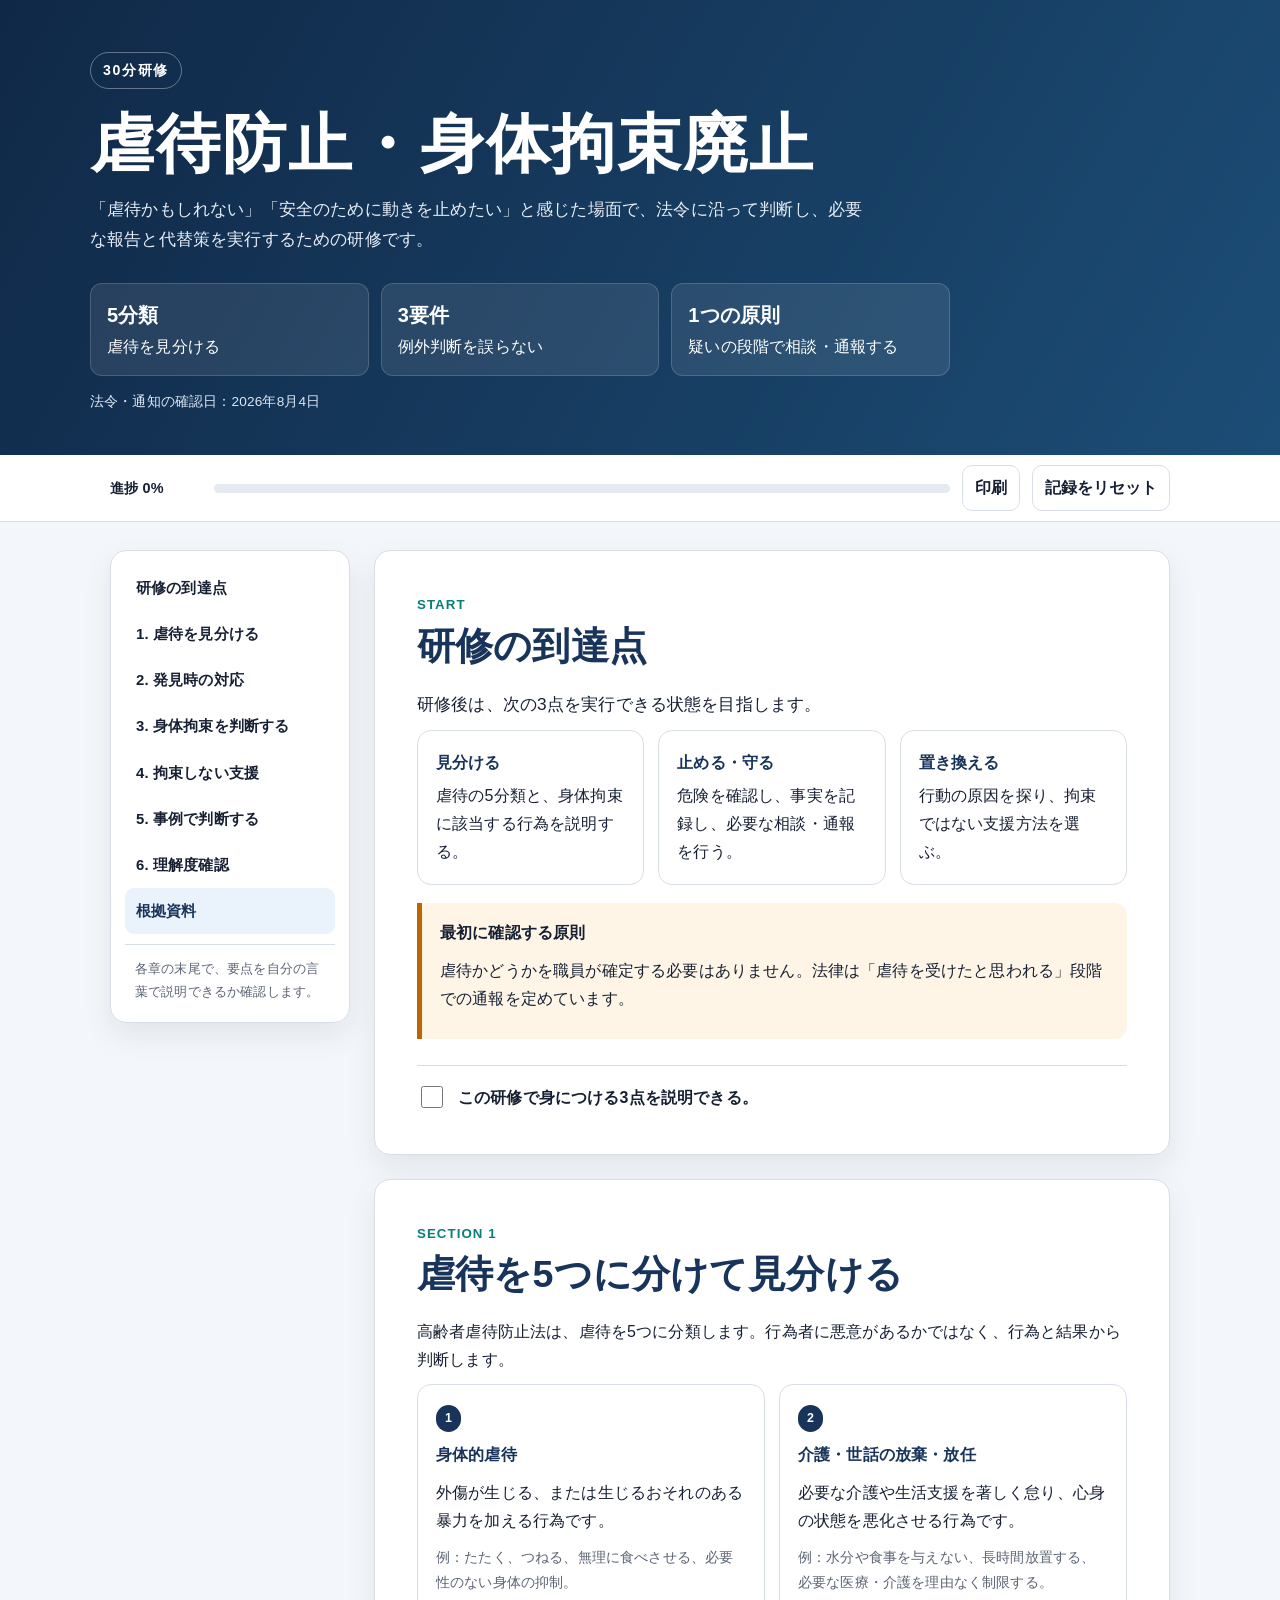
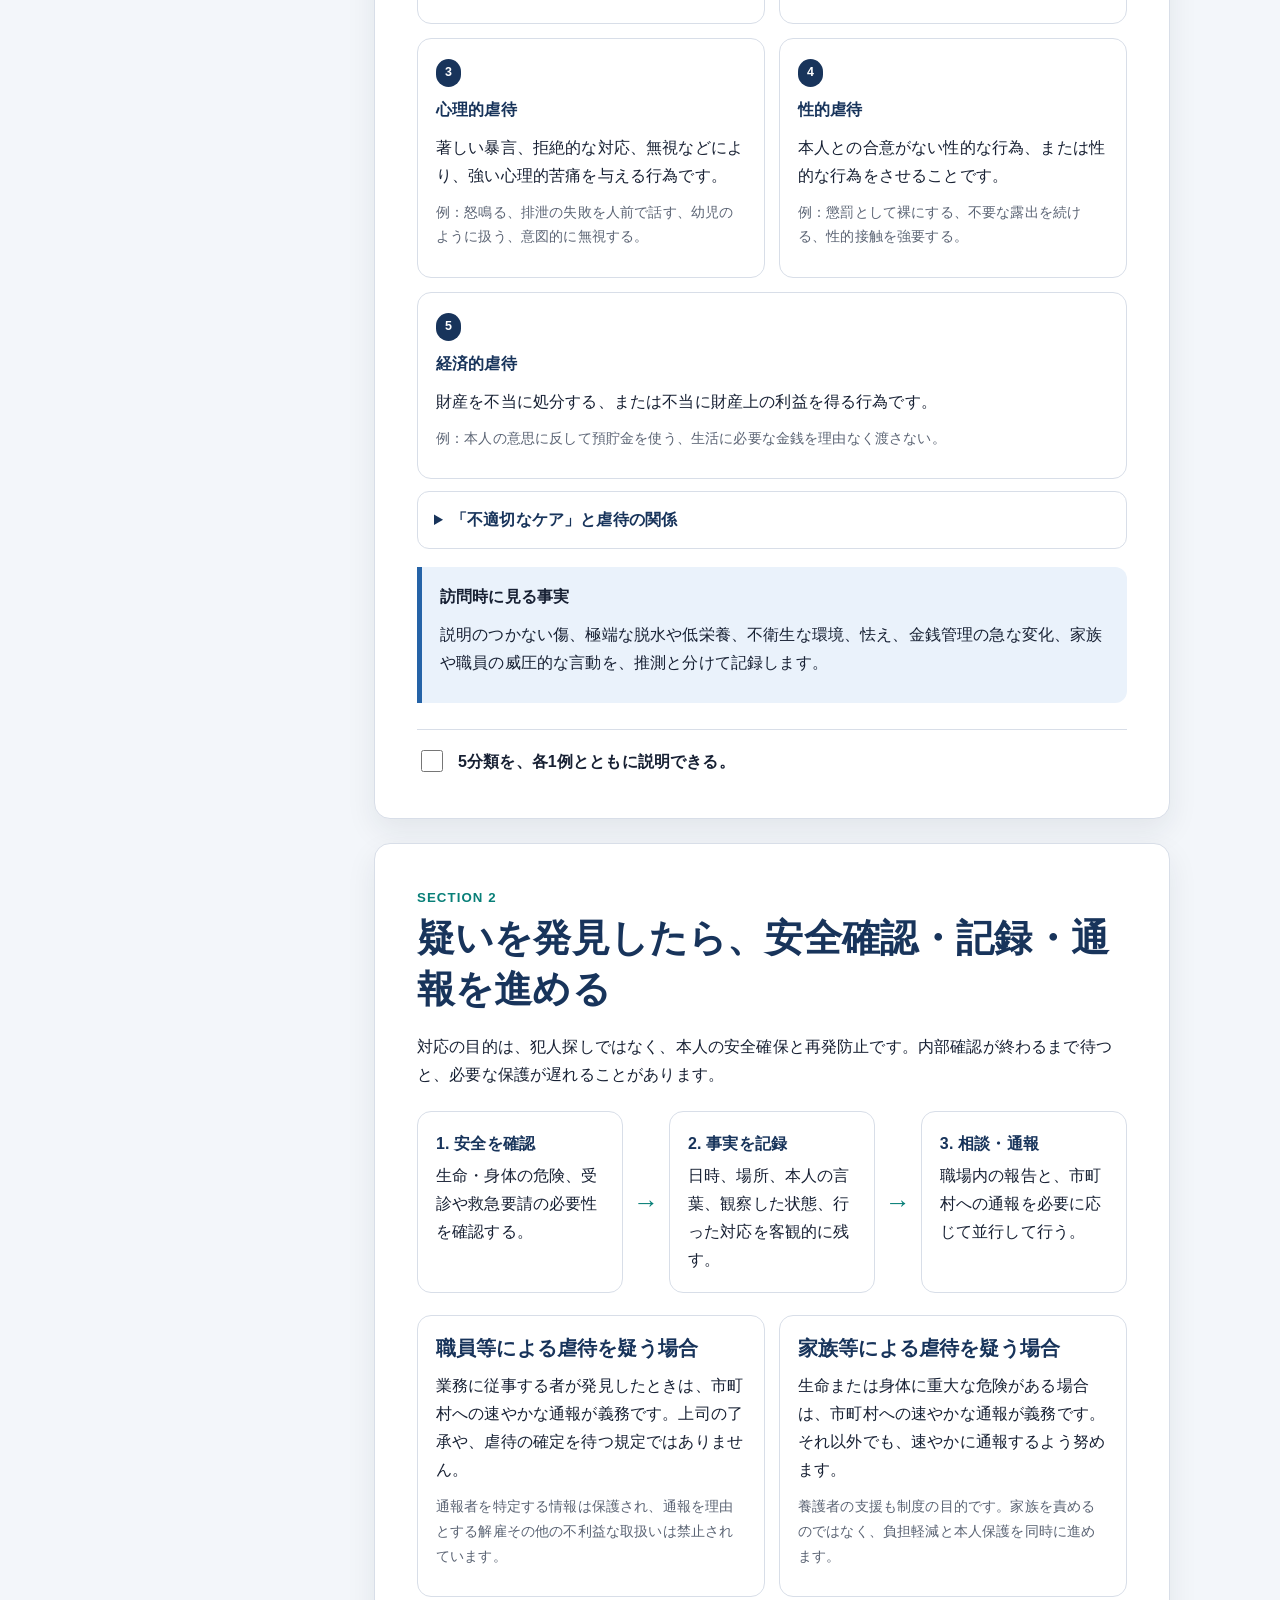
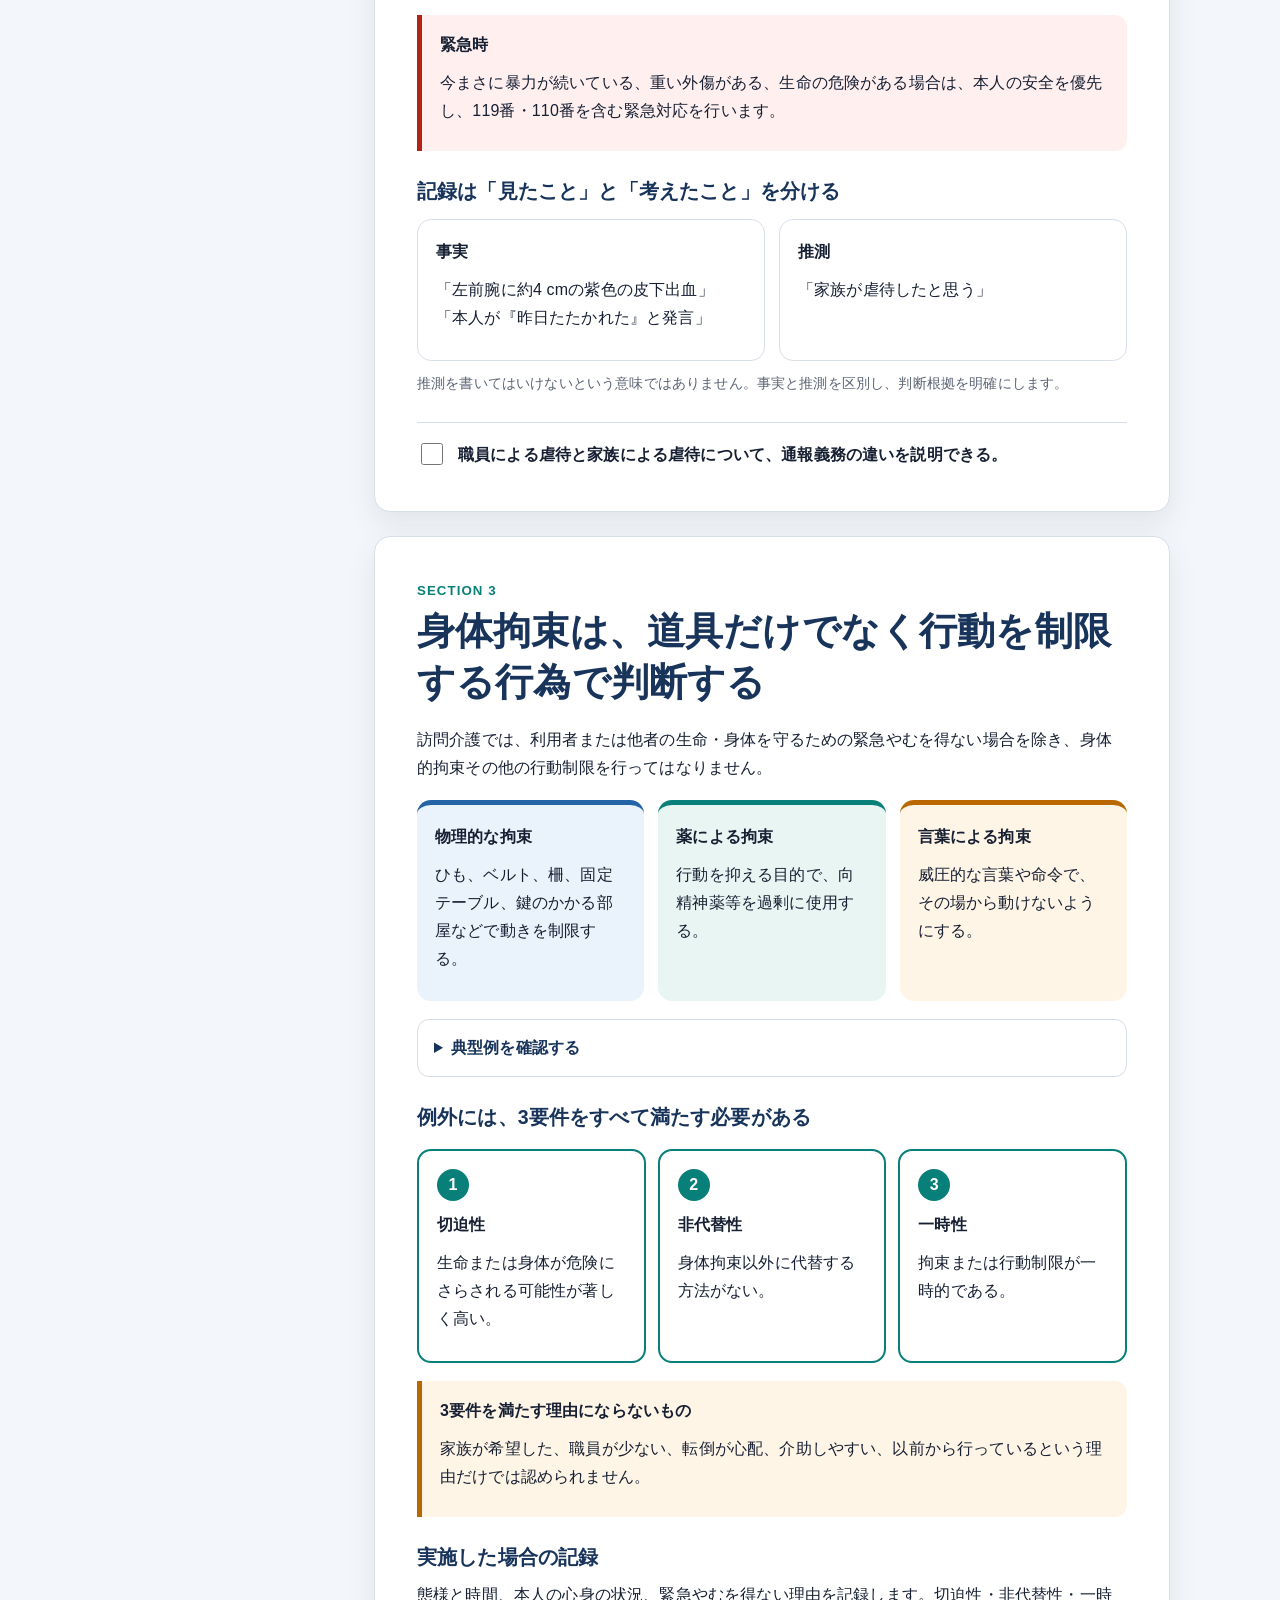
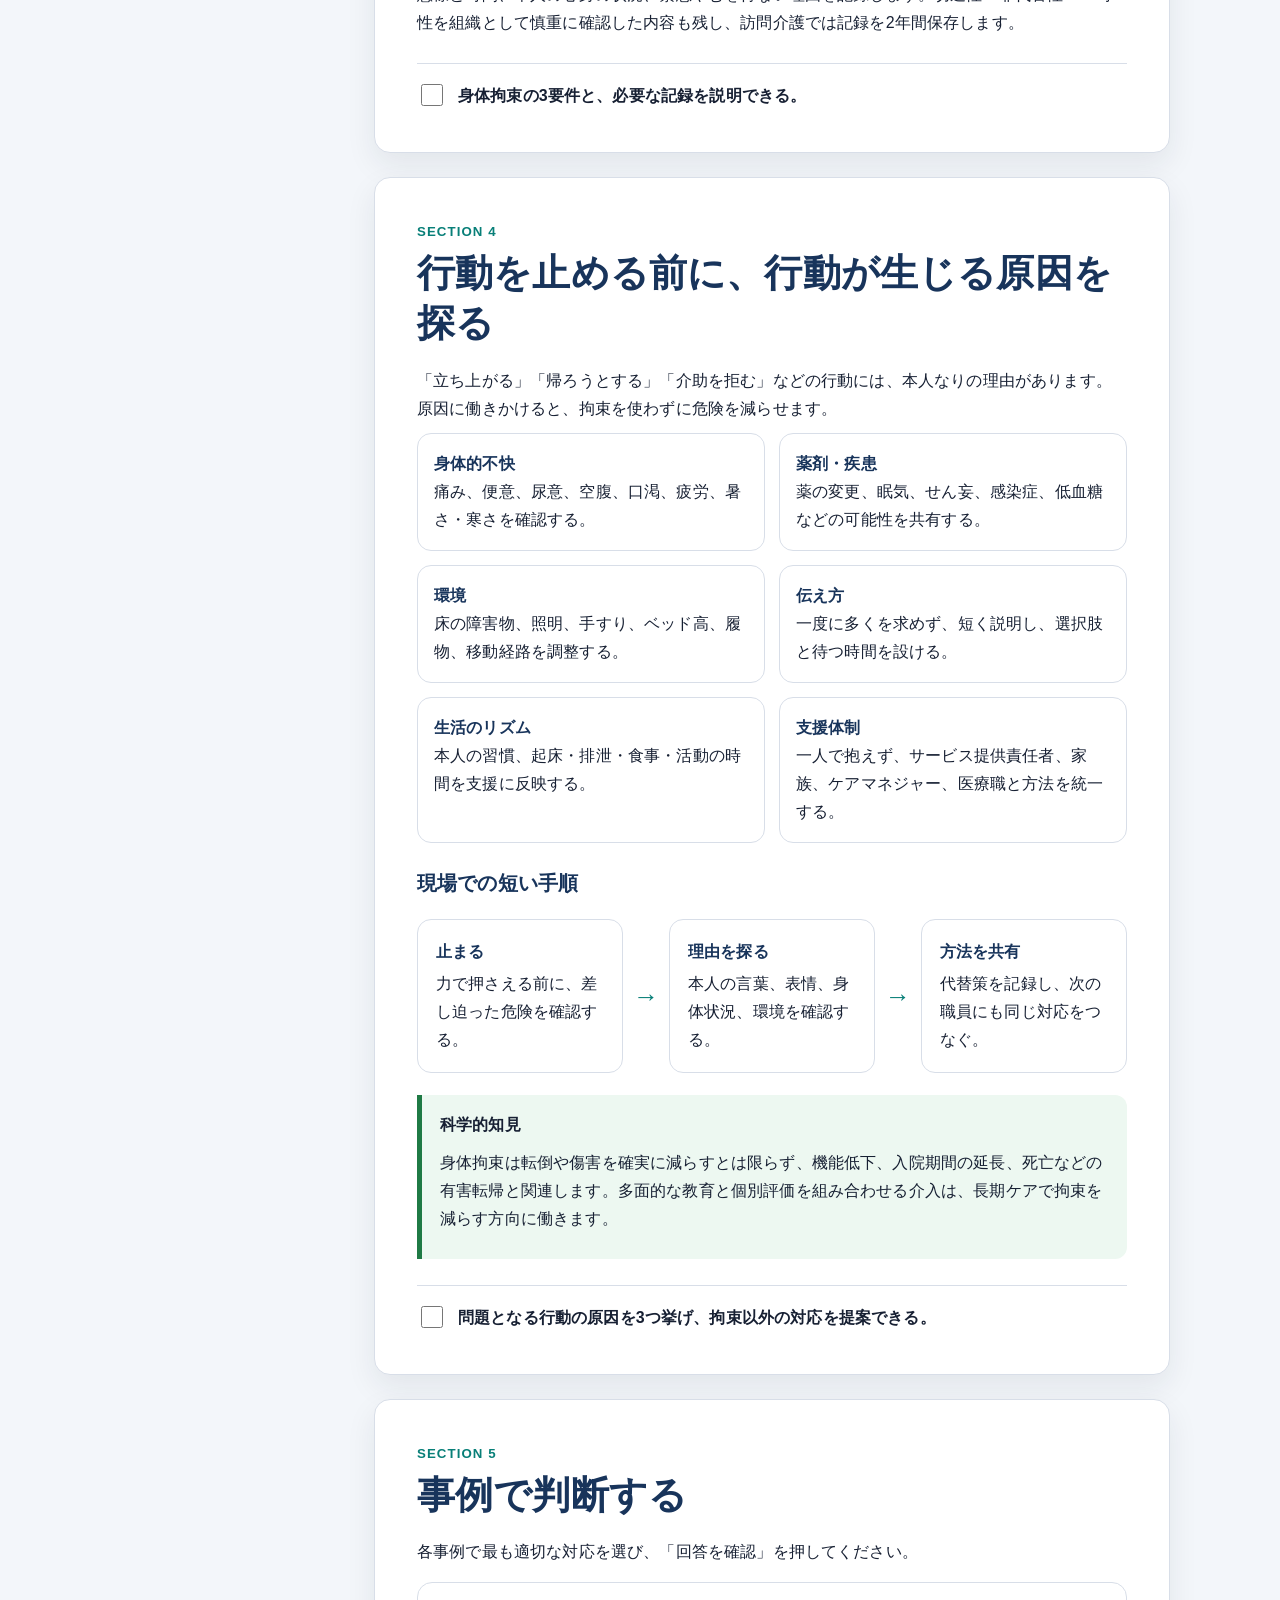
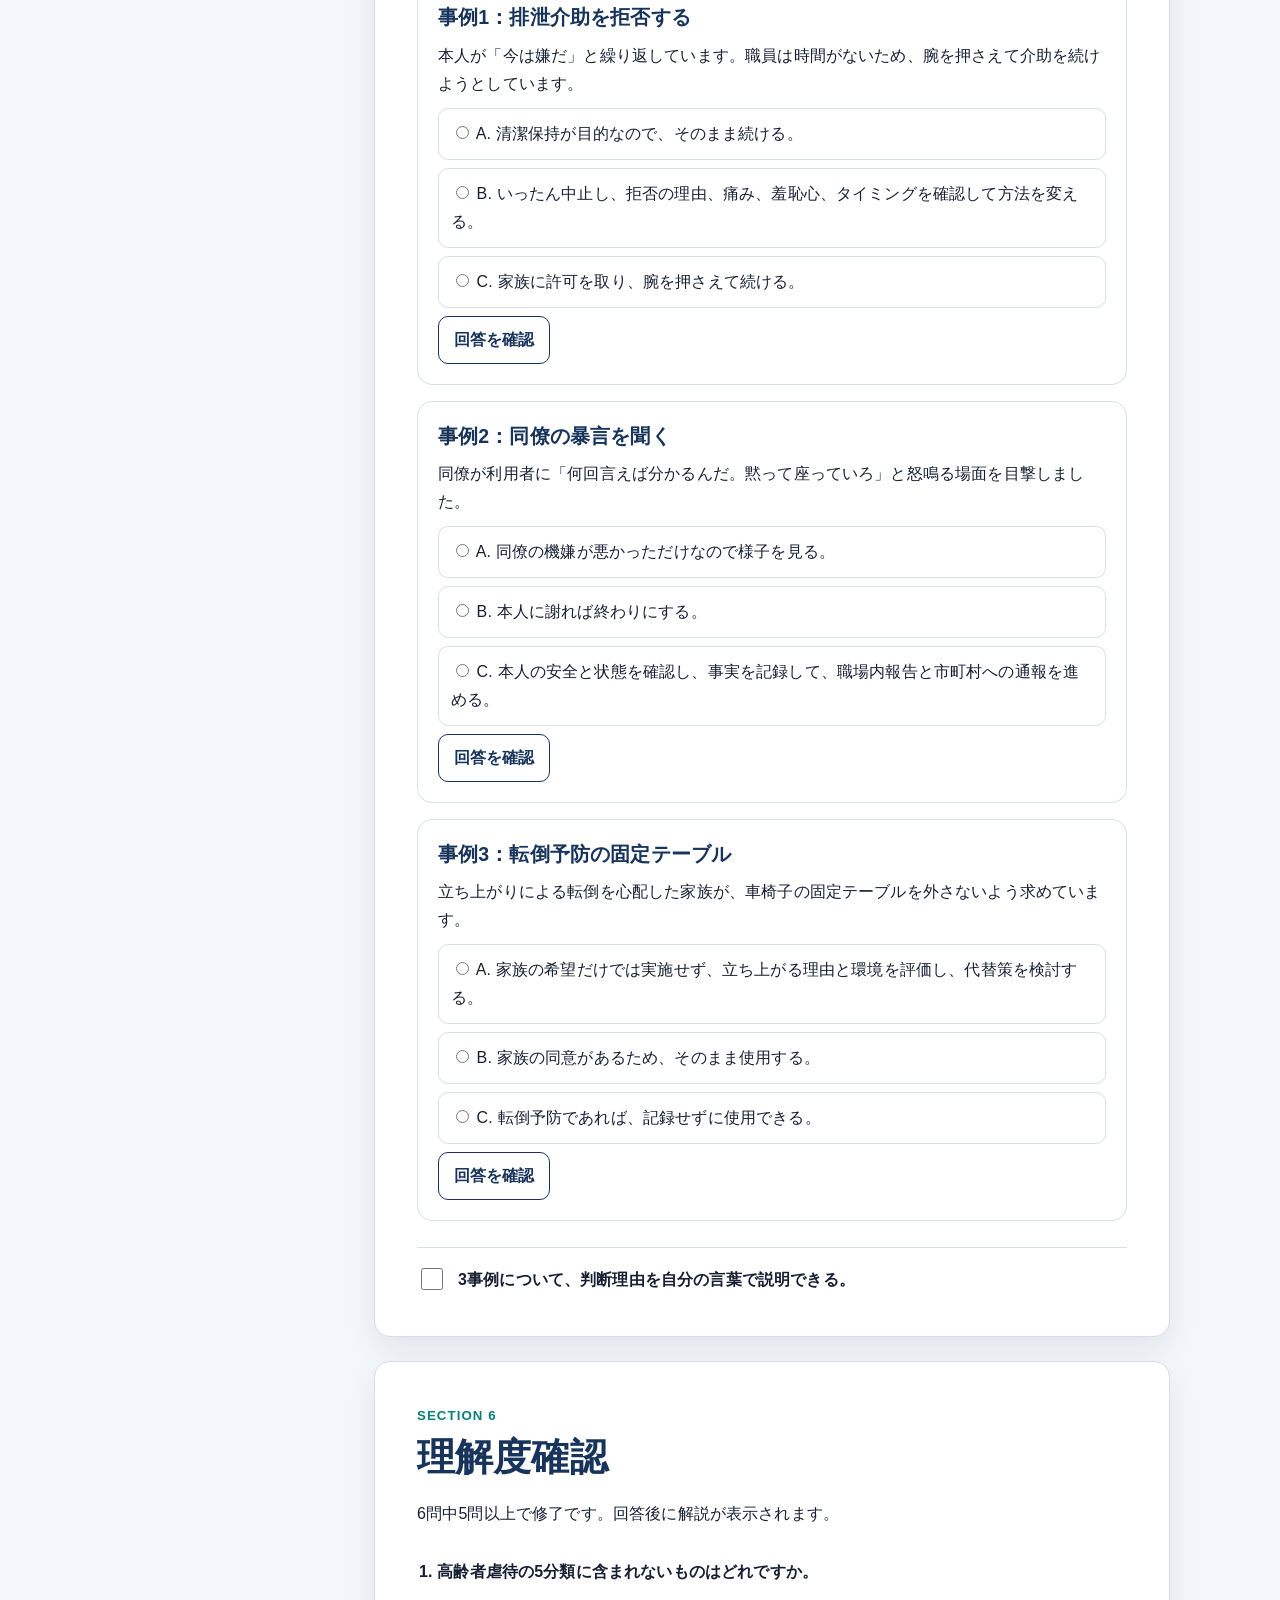
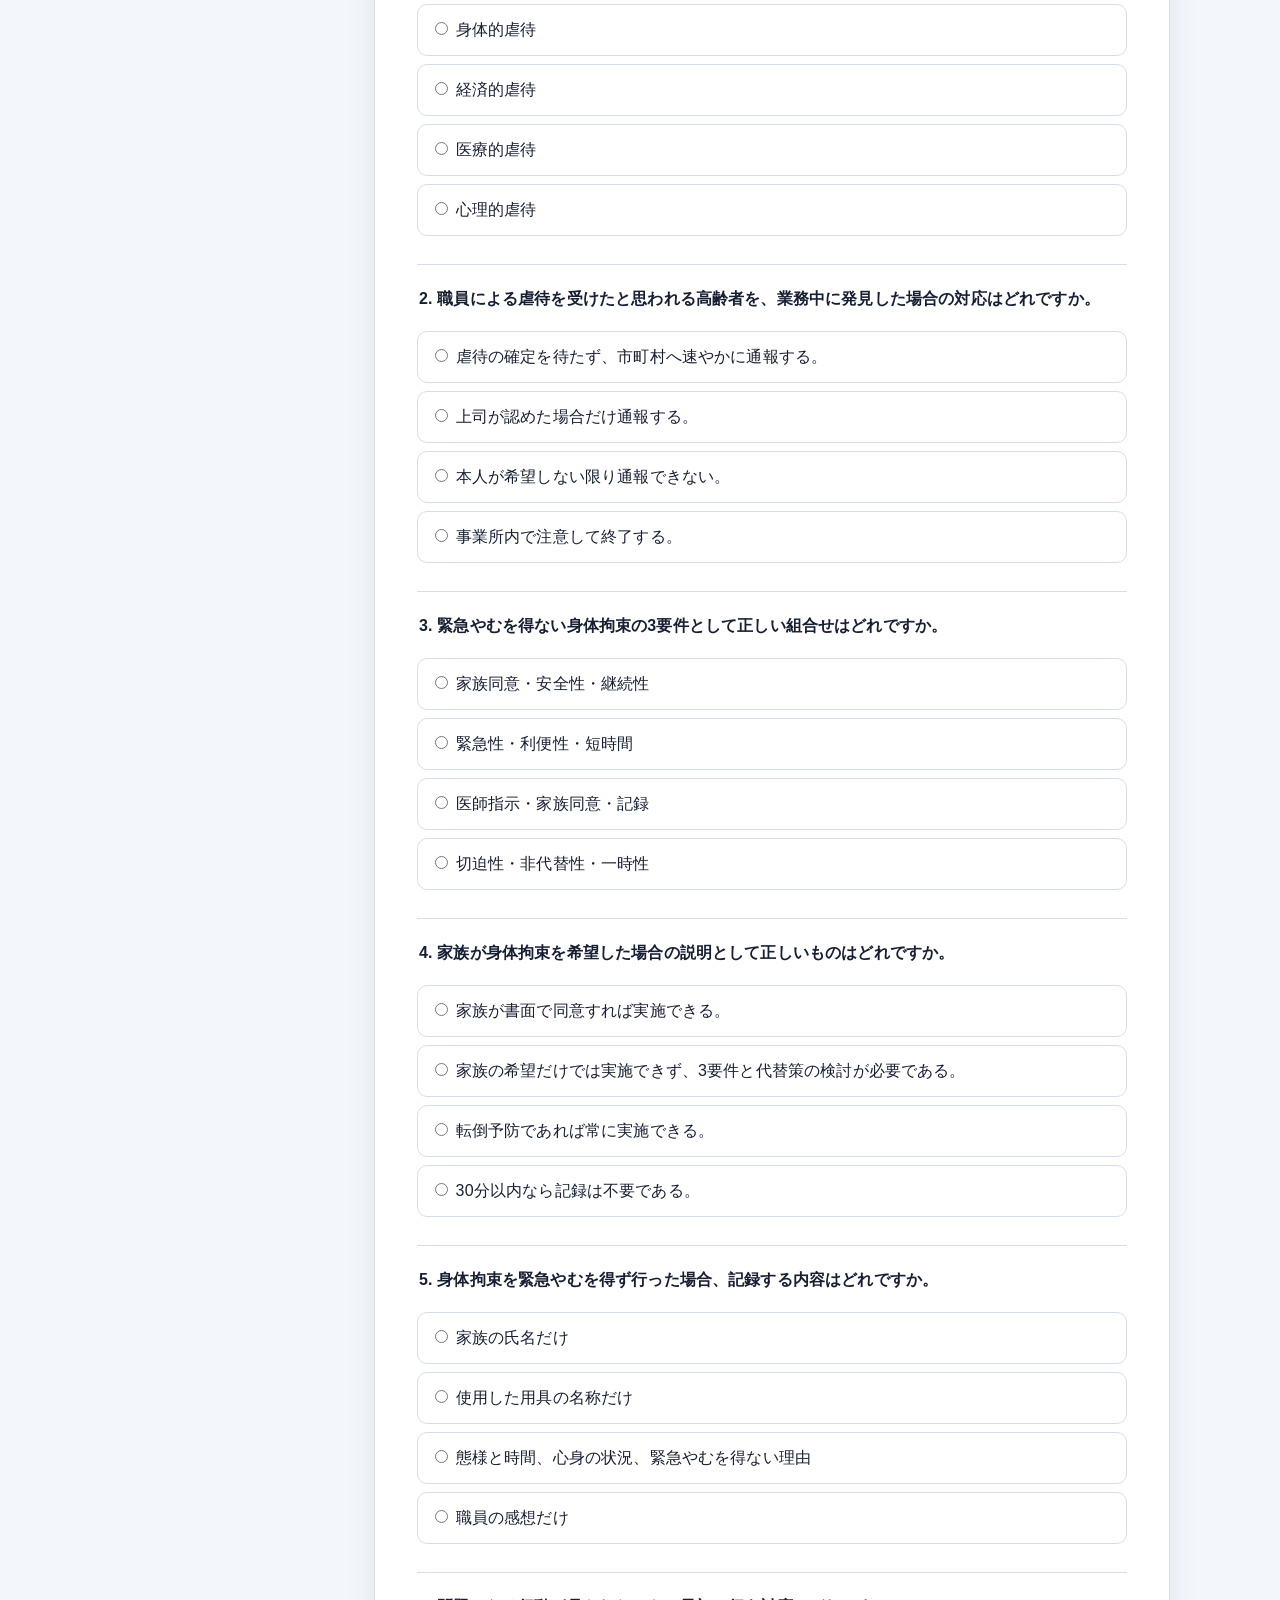
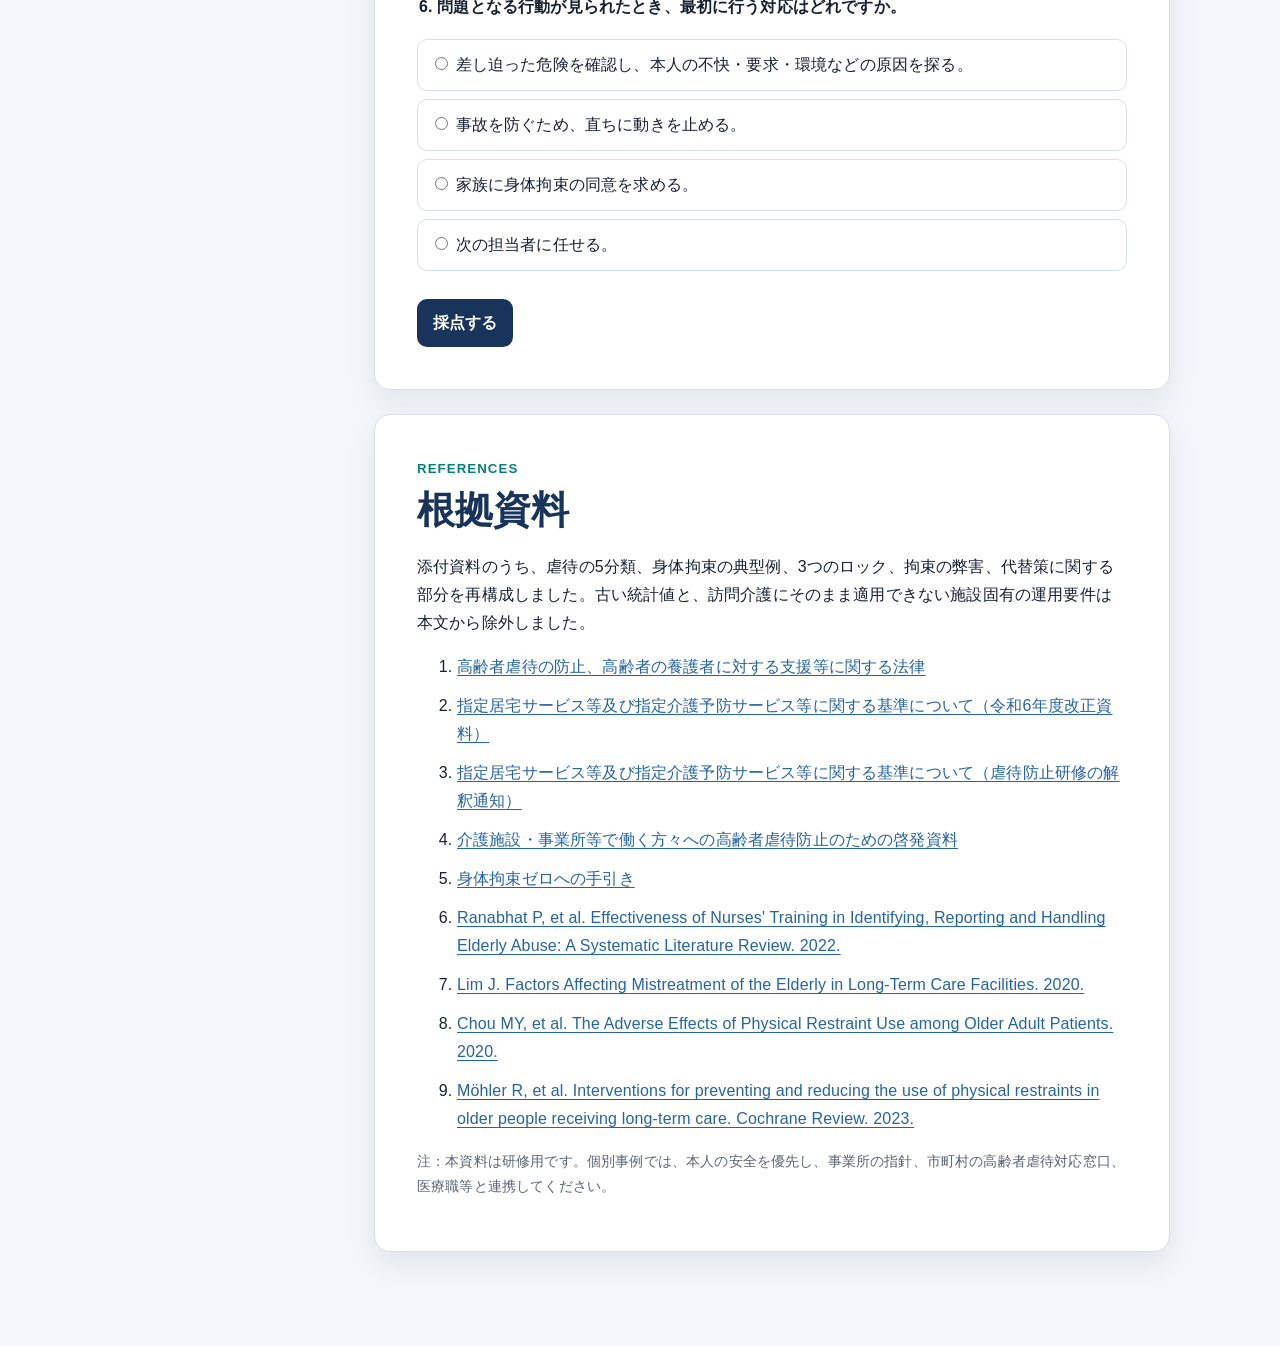
<file: 2026/2026_09.html>
<!doctype html>
<html lang="ja">
<head>
<meta charset="utf-8">
<meta name="viewport" content="width=device-width, initial-scale=1">
<title>虐待防止・身体拘束廃止</title>
<style>
:root{
  --ink:#172033;
  --muted:#5b6474;
  --line:#d8dee8;
  --paper:#ffffff;
  --bg:#f3f6fa;
  --navy:#18345b;
  --blue:#2563a7;
  --teal:#087f78;
  --amber:#b96800;
  --red:#b42318;
  --green:#1f7a45;
  --soft-blue:#eaf2fb;
  --soft-teal:#e8f5f3;
  --soft-amber:#fff5e6;
  --soft-red:#fff0ef;
  --shadow:0 12px 30px rgba(23,32,51,.08);
  --radius:16px;
}
*{box-sizing:border-box}
html{scroll-behavior:smooth}
body{
  margin:0;
  color:var(--ink);
  background:var(--bg);
  font-family:"Yu Gothic UI","Yu Gothic","Hiragino Kaku Gothic ProN","Meiryo",sans-serif;
  line-height:1.75;
  letter-spacing:.01em;
}
button,input{font:inherit}
button{cursor:pointer}
a{color:var(--blue);text-underline-offset:3px}
.skip{
  position:absolute;left:-9999px;top:auto;
}
.skip:focus{
  left:16px;top:16px;z-index:1000;background:#fff;padding:10px 14px;border:2px solid var(--blue)
}
.hero{
  background:linear-gradient(120deg,#102847,#1c4d76);
  color:#fff;
  padding:52px 24px 42px;
}
.hero-inner{max-width:1100px;margin:auto}
.eyebrow{
  display:inline-block;
  font-weight:700;
  font-size:.88rem;
  letter-spacing:.12em;
  border:1px solid rgba(255,255,255,.35);
  border-radius:999px;
  padding:5px 12px;
}
h1{
  margin:18px 0 12px;
  font-size:clamp(2rem,5vw,4.2rem);
  line-height:1.18;
  letter-spacing:.03em;
}
.hero p{max-width:780px;font-size:1.08rem;color:#e7eef7}
.hero-grid{
  display:grid;grid-template-columns:repeat(3,1fr);gap:12px;margin-top:28px;max-width:860px
}
.hero-chip{
  background:rgba(255,255,255,.09);
  border:1px solid rgba(255,255,255,.16);
  border-radius:12px;
  padding:14px 16px;
}
.hero-chip strong{display:block;font-size:1.25rem}
.toolbar{
  position:sticky;top:0;z-index:20;
  background:rgba(255,255,255,.94);
  backdrop-filter:blur(10px);
  border-bottom:1px solid var(--line);
}
.toolbar-inner{
  max-width:1100px;margin:auto;padding:10px 20px;
  display:flex;align-items:center;gap:12px;flex-wrap:wrap
}
.progress-shell{
  flex:1;min-width:220px;height:9px;background:#e5e9f0;border-radius:999px;overflow:hidden
}
.progress-bar{height:100%;width:0;background:var(--teal);transition:width .25s}
.progress-label{font-weight:700;font-size:.9rem;min-width:92px}
.ghost{
  border:1px solid var(--line);background:#fff;color:var(--ink);
  border-radius:10px;padding:8px 12px;font-weight:700
}
.ghost:hover{border-color:var(--blue)}
.layout{
  max-width:1100px;margin:28px auto 70px;padding:0 20px;
  display:grid;grid-template-columns:240px minmax(0,1fr);gap:24px;align-items:start
}
nav{
  position:sticky;top:76px;background:var(--paper);border:1px solid var(--line);
  border-radius:var(--radius);padding:14px;box-shadow:var(--shadow)
}
nav a{
  display:block;color:var(--ink);text-decoration:none;padding:10px 11px;
  border-radius:9px;font-weight:700;font-size:.93rem
}
nav a:hover,nav a.active{background:var(--soft-blue);color:var(--navy)}
.nav-note{
  border-top:1px solid var(--line);margin-top:10px;padding:12px 10px 4px;
  color:var(--muted);font-size:.84rem
}
main{min-width:0}
.lesson{
  background:var(--paper);border:1px solid var(--line);border-radius:var(--radius);
  box-shadow:var(--shadow);padding:clamp(22px,4vw,42px);margin-bottom:24px
}
.section-tag{
  color:var(--teal);font-weight:800;letter-spacing:.08em;font-size:.83rem
}
h2{
  margin:4px 0 18px;font-size:clamp(1.55rem,3vw,2.35rem);line-height:1.35;color:var(--navy)
}
h3{font-size:1.22rem;line-height:1.45;margin:26px 0 10px;color:var(--navy)}
p{margin:10px 0}
.lead{font-size:1.08rem}
.callout{
  border-left:5px solid var(--blue);background:var(--soft-blue);
  border-radius:0 12px 12px 0;padding:16px 18px;margin:18px 0
}
.callout.warning{border-color:var(--amber);background:var(--soft-amber)}
.callout.danger{border-color:var(--red);background:var(--soft-red)}
.callout.success{border-color:var(--green);background:#edf8f1}
.clean-list{padding-left:1.25rem}
.clean-list li{margin:7px 0}
.goal-grid,.type-grid,.three-grid,.alt-grid{
  display:grid;gap:14px
}
.goal-grid{grid-template-columns:repeat(3,1fr)}
.goal-card,.type-card,.mini-card{
  border:1px solid var(--line);border-radius:14px;padding:18px;background:#fff
}
.goal-card strong,.type-card strong,.mini-card strong{display:block;color:var(--navy);margin-bottom:5px}
.type-grid{grid-template-columns:repeat(2,1fr)}
.type-card:last-child{grid-column:1/-1}
.type-card .label{
  display:inline-block;font-size:.78rem;font-weight:800;color:#fff;background:var(--navy);
  padding:3px 9px;border-radius:999px;margin-bottom:9px
}
.flow{
  display:grid;grid-template-columns:1fr auto 1fr auto 1fr;align-items:stretch;gap:10px;margin:22px 0
}
.flow-step{
  border:1px solid var(--line);border-radius:14px;padding:18px;background:#fff
}
.flow-step b{display:block;color:var(--navy);margin-bottom:4px}
.arrow{align-self:center;font-size:1.6rem;color:var(--teal);font-weight:800}
.branch{
  display:grid;grid-template-columns:1fr 1fr;gap:14px;margin-top:14px
}
.branch article{border:1px solid var(--line);border-radius:14px;padding:18px}
.branch h3{margin-top:0}
.three-grid{grid-template-columns:repeat(3,1fr);margin:18px 0}
.lock{
  border-top:5px solid var(--blue);background:var(--soft-blue);
  border-radius:14px;padding:18px
}
.lock:nth-child(2){border-color:var(--teal);background:var(--soft-teal)}
.lock:nth-child(3){border-color:var(--amber);background:var(--soft-amber)}
.requirements{
  display:grid;grid-template-columns:repeat(3,1fr);gap:12px;margin:18px 0
}
.req{
  border:2px solid var(--teal);border-radius:14px;padding:18px;background:#fff
}
.req .num{
  width:32px;height:32px;display:grid;place-items:center;border-radius:50%;
  background:var(--teal);color:#fff;font-weight:800;margin-bottom:10px
}
.alt-grid{grid-template-columns:repeat(2,1fr)}
.alt{
  border:1px solid var(--line);border-radius:14px;padding:16px;background:#fff
}
.alt b{color:var(--navy)}
details{
  border:1px solid var(--line);border-radius:12px;padding:0 16px;background:#fff;margin:12px 0
}
summary{cursor:pointer;font-weight:800;color:var(--navy);padding:14px 0}
details[open]{padding-bottom:14px}
.case{
  border:1px solid var(--line);border-radius:15px;padding:20px;margin:16px 0;background:#fff
}
.case h3{margin-top:0}
.case-options label,.quiz-options label{
  display:block;border:1px solid var(--line);border-radius:10px;padding:11px 12px;margin:8px 0;
  cursor:pointer
}
.case-options label:hover,.quiz-options label:hover{background:var(--soft-blue)}
.case-result,.quiz-feedback{display:none;margin-top:12px;padding:13px;border-radius:10px}
.case-result.show,.quiz-feedback.show{display:block}
.case-result.ok,.quiz-feedback.ok{background:#edf8f1;border:1px solid #b6dec5}
.case-result.ng,.quiz-feedback.ng{background:var(--soft-red);border:1px solid #efb7b2}
.primary{
  border:0;background:var(--navy);color:#fff;border-radius:10px;padding:10px 16px;font-weight:800
}
.primary:hover{background:#244d7f}
.secondary{
  border:1px solid var(--navy);background:#fff;color:var(--navy);
  border-radius:10px;padding:9px 15px;font-weight:800
}
.mastery{
  border-top:1px solid var(--line);margin-top:26px;padding-top:18px;
  display:flex;gap:12px;align-items:flex-start
}
.mastery input{width:22px;height:22px;margin-top:2px;accent-color:var(--teal)}
.mastery label{font-weight:800}
.quiz-item{
  border-top:1px solid var(--line);padding:20px 0
}
.quiz-item:first-of-type{border-top:0}
.quiz-item fieldset{border:0;padding:0;margin:0}
.quiz-item legend{font-weight:800;margin-bottom:10px}
.score-panel{
  display:none;border-radius:14px;padding:20px;margin-top:18px
}
.score-panel.show{display:block}
.score-panel.pass{background:#edf8f1;border:2px solid #7bb993}
.score-panel.fail{background:var(--soft-amber);border:2px solid #e5b96f}
.sources li{margin:11px 0}
.small{font-size:.88rem;color:var(--muted)}
.legal-date{font-size:.85rem;color:#dce8f6;margin-top:14px}
.noscript{background:#fff0ef;padding:14px;border:1px solid #e8aaa5;margin:15px}
@media(max-width:860px){
  .layout{grid-template-columns:1fr}
  nav{position:static}
  nav .nav-links{display:grid;grid-template-columns:repeat(2,1fr)}
  .hero-grid,.goal-grid,.three-grid,.requirements{grid-template-columns:1fr}
  .type-grid,.alt-grid,.branch{grid-template-columns:1fr}
  .type-card:last-child{grid-column:auto}
  .flow{grid-template-columns:1fr}
  .arrow{transform:rotate(90deg);justify-self:center}
}
@media(max-width:560px){
  nav .nav-links{grid-template-columns:1fr}
  .lesson{padding:22px 18px}
}
@media print{
  body{background:#fff;font-size:11pt}
  .hero{padding:24px;color:#000;background:#fff;border-bottom:3px solid #18345b}
  .hero p,.legal-date{color:#333}
  .eyebrow{border-color:#666}
  .toolbar,nav,.mastery,.case button,#quizSubmit,#quizRetry{display:none!important}
  .layout{display:block;max-width:none;margin:0;padding:0}
  .lesson{box-shadow:none;border:0;border-bottom:1px solid #aaa;border-radius:0;margin:0;padding:20px 10mm;break-inside:avoid}
  a{color:#000;text-decoration:none}
  .case-result,.quiz-feedback,.score-panel{display:block!important}
}
</style>
</head>
<body>
<a class="skip" href="#content">本文へ移動</a>

<header class="hero">
  <div class="hero-inner">
    <span class="eyebrow">30分研修</span>
    <h1>虐待防止・身体拘束廃止</h1>
    <p>「虐待かもしれない」「安全のために動きを止めたい」と感じた場面で、法令に沿って判断し、必要な報告と代替策を実行するための研修です。</p>
    <div class="hero-grid">
      <div class="hero-chip"><strong>5分類</strong><span>虐待を見分ける</span></div>
      <div class="hero-chip"><strong>3要件</strong><span>例外判断を誤らない</span></div>
      <div class="hero-chip"><strong>1つの原則</strong><span>疑いの段階で相談・通報する</span></div>
    </div>
    <div class="legal-date">法令・通知の確認日：2026年8月4日</div>
  </div>
</header>

<div class="toolbar">
  <div class="toolbar-inner">
    <span class="progress-label" id="progressLabel">進捗 0%</span>
    <div class="progress-shell" aria-label="研修進捗"><div class="progress-bar" id="progressBar"></div></div>
    <button class="ghost" type="button" onclick="window.print()">印刷</button>
    <button class="ghost" type="button" id="resetBtn">記録をリセット</button>
  </div>
</div>

<noscript><div class="noscript">理解チェックと採点にはJavaScriptが必要です。本文と印刷は利用できます。</div></noscript>

<div class="layout">
  <nav aria-label="研修目次">
    <div class="nav-links">
      <a href="#s0">研修の到達点</a>
      <a href="#s1">1. 虐待を見分ける</a>
      <a href="#s2">2. 発見時の対応</a>
      <a href="#s3">3. 身体拘束を判断する</a>
      <a href="#s4">4. 拘束しない支援</a>
      <a href="#s5">5. 事例で判断する</a>
      <a href="#s6">6. 理解度確認</a>
      <a href="#sources">根拠資料</a>
    </div>
    <div class="nav-note">各章の末尾で、要点を自分の言葉で説明できるか確認します。</div>
  </nav>

  <main id="content">
    <section class="lesson" id="s0">
      <div class="section-tag">START</div>
      <h2>研修の到達点</h2>
      <p class="lead">研修後は、次の3点を実行できる状態を目指します。</p>
      <div class="goal-grid">
        <article class="goal-card">
          <strong>見分ける</strong>
          <span>虐待の5分類と、身体拘束に該当する行為を説明する。</span>
        </article>
        <article class="goal-card">
          <strong>止める・守る</strong>
          <span>危険を確認し、事実を記録し、必要な相談・通報を行う。</span>
        </article>
        <article class="goal-card">
          <strong>置き換える</strong>
          <span>行動の原因を探り、拘束ではない支援方法を選ぶ。</span>
        </article>
      </div>
      <div class="callout warning">
        <strong>最初に確認する原則</strong>
        <p>虐待かどうかを職員が確定する必要はありません。法律は「虐待を受けたと思われる」段階での通報を定めています。</p>
      </div>
      <div class="mastery">
        <input class="masteryCheck" type="checkbox" id="m0">
        <label for="m0">この研修で身につける3点を説明できる。</label>
      </div>
    </section>

    <section class="lesson" id="s1">
      <div class="section-tag">SECTION 1</div>
      <h2>虐待を5つに分けて見分ける</h2>
      <p>高齢者虐待防止法は、虐待を5つに分類します。行為者に悪意があるかではなく、行為と結果から判断します。</p>

      <div class="type-grid">
        <article class="type-card">
          <span class="label">1</span>
          <strong>身体的虐待</strong>
          <p>外傷が生じる、または生じるおそれのある暴力を加える行為です。</p>
          <p class="small">例：たたく、つねる、無理に食べさせる、必要性のない身体の抑制。</p>
        </article>
        <article class="type-card">
          <span class="label">2</span>
          <strong>介護・世話の放棄・放任</strong>
          <p>必要な介護や生活支援を著しく怠り、心身の状態を悪化させる行為です。</p>
          <p class="small">例：水分や食事を与えない、長時間放置する、必要な医療・介護を理由なく制限する。</p>
        </article>
        <article class="type-card">
          <span class="label">3</span>
          <strong>心理的虐待</strong>
          <p>著しい暴言、拒絶的な対応、無視などにより、強い心理的苦痛を与える行為です。</p>
          <p class="small">例：怒鳴る、排泄の失敗を人前で話す、幼児のように扱う、意図的に無視する。</p>
        </article>
        <article class="type-card">
          <span class="label">4</span>
          <strong>性的虐待</strong>
          <p>本人との合意がない性的な行為、または性的な行為をさせることです。</p>
          <p class="small">例：懲罰として裸にする、不要な露出を続ける、性的接触を強要する。</p>
        </article>
        <article class="type-card">
          <span class="label">5</span>
          <strong>経済的虐待</strong>
          <p>財産を不当に処分する、または不当に財産上の利益を得る行為です。</p>
          <p class="small">例：本人の意思に反して預貯金を使う、生活に必要な金銭を理由なく渡さない。</p>
        </article>
      </div>

      <details>
        <summary>「不適切なケア」と虐待の関係</summary>
        <p>すべての不適切な言動が直ちに法律上の虐待と確定するわけではありません。ただし、乱暴な言葉、無視、本人の意思を確認しない介助、安易な行動制限は、虐待につながる兆候です。小さい段階で相談し、方法を修正します。</p>
      </details>

      <div class="callout">
        <strong>訪問時に見る事実</strong>
        <p>説明のつかない傷、極端な脱水や低栄養、不衛生な環境、怯え、金銭管理の急な変化、家族や職員の威圧的な言動を、推測と分けて記録します。</p>
      </div>

      <div class="mastery">
        <input class="masteryCheck" type="checkbox" id="m1">
        <label for="m1">5分類を、各1例とともに説明できる。</label>
      </div>
    </section>

    <section class="lesson" id="s2">
      <div class="section-tag">SECTION 2</div>
      <h2>疑いを発見したら、安全確認・記録・通報を進める</h2>
      <p>対応の目的は、犯人探しではなく、本人の安全確保と再発防止です。内部確認が終わるまで待つと、必要な保護が遅れることがあります。</p>

      <div class="flow" aria-label="発見時の対応手順">
        <div class="flow-step">
          <b>1. 安全を確認</b>
          <span>生命・身体の危険、受診や救急要請の必要性を確認する。</span>
        </div>
        <div class="arrow" aria-hidden="true">→</div>
        <div class="flow-step">
          <b>2. 事実を記録</b>
          <span>日時、場所、本人の言葉、観察した状態、行った対応を客観的に残す。</span>
        </div>
        <div class="arrow" aria-hidden="true">→</div>
        <div class="flow-step">
          <b>3. 相談・通報</b>
          <span>職場内の報告と、市町村への通報を必要に応じて並行して行う。</span>
        </div>
      </div>

      <div class="branch">
        <article>
          <h3>職員等による虐待を疑う場合</h3>
          <p>業務に従事する者が発見したときは、市町村への速やかな通報が義務です。上司の了承や、虐待の確定を待つ規定ではありません。</p>
          <p class="small">通報者を特定する情報は保護され、通報を理由とする解雇その他の不利益な取扱いは禁止されています。</p>
        </article>
        <article>
          <h3>家族等による虐待を疑う場合</h3>
          <p>生命または身体に重大な危険がある場合は、市町村への速やかな通報が義務です。それ以外でも、速やかに通報するよう努めます。</p>
          <p class="small">養護者の支援も制度の目的です。家族を責めるのではなく、負担軽減と本人保護を同時に進めます。</p>
        </article>
      </div>

      <div class="callout danger">
        <strong>緊急時</strong>
        <p>今まさに暴力が続いている、重い外傷がある、生命の危険がある場合は、本人の安全を優先し、119番・110番を含む緊急対応を行います。</p>
      </div>

      <h3>記録は「見たこと」と「考えたこと」を分ける</h3>
      <div class="branch">
        <article>
          <strong>事実</strong>
          <p>「左前腕に約4 cmの紫色の皮下出血」「本人が『昨日たたかれた』と発言」</p>
        </article>
        <article>
          <strong>推測</strong>
          <p>「家族が虐待したと思う」</p>
        </article>
      </div>
      <p class="small">推測を書いてはいけないという意味ではありません。事実と推測を区別し、判断根拠を明確にします。</p>

      <div class="mastery">
        <input class="masteryCheck" type="checkbox" id="m2">
        <label for="m2">職員による虐待と家族による虐待について、通報義務の違いを説明できる。</label>
      </div>
    </section>

    <section class="lesson" id="s3">
      <div class="section-tag">SECTION 3</div>
      <h2>身体拘束は、道具だけでなく行動を制限する行為で判断する</h2>
      <p>訪問介護では、利用者または他者の生命・身体を守るための緊急やむを得ない場合を除き、身体的拘束その他の行動制限を行ってはなりません。</p>

      <div class="three-grid">
        <article class="lock">
          <strong>物理的な拘束</strong>
          <p>ひも、ベルト、柵、固定テーブル、鍵のかかる部屋などで動きを制限する。</p>
        </article>
        <article class="lock">
          <strong>薬による拘束</strong>
          <p>行動を抑える目的で、向精神薬等を過剰に使用する。</p>
        </article>
        <article class="lock">
          <strong>言葉による拘束</strong>
          <p>威圧的な言葉や命令で、その場から動けないようにする。</p>
        </article>
      </div>

      <details>
        <summary>典型例を確認する</summary>
        <ul class="clean-list">
          <li>車椅子や椅子、ベッドに体幹や四肢をひも等で固定する。</li>
          <li>自分で降りられないよう、ベッドを柵で囲む。</li>
          <li>車椅子から立ち上がれないよう、固定テーブルや抑制帯を使用する。</li>
          <li>ミトン型手袋やつなぎ服で、チューブ抜去や脱衣を防ぐ。</li>
          <li>本人が開けられない居室等に隔離する。</li>
          <li>行動を抑えるため、向精神薬を過剰に使用する。</li>
          <li>「そこに座っていなさい」と威圧し、移動を事実上制限する。</li>
        </ul>
      </details>

      <h3>例外には、3要件をすべて満たす必要がある</h3>
      <div class="requirements">
        <article class="req">
          <div class="num">1</div>
          <strong>切迫性</strong>
          <p>生命または身体が危険にさらされる可能性が著しく高い。</p>
        </article>
        <article class="req">
          <div class="num">2</div>
          <strong>非代替性</strong>
          <p>身体拘束以外に代替する方法がない。</p>
        </article>
        <article class="req">
          <div class="num">3</div>
          <strong>一時性</strong>
          <p>拘束または行動制限が一時的である。</p>
        </article>
      </div>

      <div class="callout warning">
        <strong>3要件を満たす理由にならないもの</strong>
        <p>家族が希望した、職員が少ない、転倒が心配、介助しやすい、以前から行っているという理由だけでは認められません。</p>
      </div>

      <h3>実施した場合の記録</h3>
      <p>態様と時間、本人の心身の状況、緊急やむを得ない理由を記録します。切迫性・非代替性・一時性を組織として慎重に確認した内容も残し、訪問介護では記録を2年間保存します。</p>

      <div class="mastery">
        <input class="masteryCheck" type="checkbox" id="m3">
        <label for="m3">身体拘束の3要件と、必要な記録を説明できる。</label>
      </div>
    </section>

    <section class="lesson" id="s4">
      <div class="section-tag">SECTION 4</div>
      <h2>行動を止める前に、行動が生じる原因を探る</h2>
      <p>「立ち上がる」「帰ろうとする」「介助を拒む」などの行動には、本人なりの理由があります。原因に働きかけると、拘束を使わずに危険を減らせます。</p>

      <div class="alt-grid">
        <article class="alt"><b>身体的不快</b><br>痛み、便意、尿意、空腹、口渇、疲労、暑さ・寒さを確認する。</article>
        <article class="alt"><b>薬剤・疾患</b><br>薬の変更、眠気、せん妄、感染症、低血糖などの可能性を共有する。</article>
        <article class="alt"><b>環境</b><br>床の障害物、照明、手すり、ベッド高、履物、移動経路を調整する。</article>
        <article class="alt"><b>伝え方</b><br>一度に多くを求めず、短く説明し、選択肢と待つ時間を設ける。</article>
        <article class="alt"><b>生活のリズム</b><br>本人の習慣、起床・排泄・食事・活動の時間を支援に反映する。</article>
        <article class="alt"><b>支援体制</b><br>一人で抱えず、サービス提供責任者、家族、ケアマネジャー、医療職と方法を統一する。</article>
      </div>

      <h3>現場での短い手順</h3>
      <div class="flow">
        <div class="flow-step"><b>止まる</b><span>力で押さえる前に、差し迫った危険を確認する。</span></div>
        <div class="arrow">→</div>
        <div class="flow-step"><b>理由を探る</b><span>本人の言葉、表情、身体状況、環境を確認する。</span></div>
        <div class="arrow">→</div>
        <div class="flow-step"><b>方法を共有</b><span>代替策を記録し、次の職員にも同じ対応をつなぐ。</span></div>
      </div>

      <div class="callout success">
        <strong>科学的知見</strong>
        <p>身体拘束は転倒や傷害を確実に減らすとは限らず、機能低下、入院期間の延長、死亡などの有害転帰と関連します。多面的な教育と個別評価を組み合わせる介入は、長期ケアで拘束を減らす方向に働きます。</p>
      </div>

      <div class="mastery">
        <input class="masteryCheck" type="checkbox" id="m4">
        <label for="m4">問題となる行動の原因を3つ挙げ、拘束以外の対応を提案できる。</label>
      </div>
    </section>

    <section class="lesson" id="s5">
      <div class="section-tag">SECTION 5</div>
      <h2>事例で判断する</h2>
      <p>各事例で最も適切な対応を選び、「回答を確認」を押してください。</p>

      <article class="case" data-answer="b">
        <h3>事例1：排泄介助を拒否する</h3>
        <p>本人が「今は嫌だ」と繰り返しています。職員は時間がないため、腕を押さえて介助を続けようとしています。</p>
        <div class="case-options">
          <label><input type="radio" name="case1" value="a"> A. 清潔保持が目的なので、そのまま続ける。</label>
          <label><input type="radio" name="case1" value="b"> B. いったん中止し、拒否の理由、痛み、羞恥心、タイミングを確認して方法を変える。</label>
          <label><input type="radio" name="case1" value="c"> C. 家族に許可を取り、腕を押さえて続ける。</label>
        </div>
        <button class="secondary case-check" type="button">回答を確認</button>
        <div class="case-result" data-explain="腕を押さえて本人の意思に反して介助を続けると、身体的虐待や身体拘束に該当する可能性があります。緊急性がなければ中止し、原因を確認して代替方法を選びます。"></div>
      </article>

      <article class="case" data-answer="c">
        <h3>事例2：同僚の暴言を聞く</h3>
        <p>同僚が利用者に「何回言えば分かるんだ。黙って座っていろ」と怒鳴る場面を目撃しました。</p>
        <div class="case-options">
          <label><input type="radio" name="case2" value="a"> A. 同僚の機嫌が悪かっただけなので様子を見る。</label>
          <label><input type="radio" name="case2" value="b"> B. 本人に謝れば終わりにする。</label>
          <label><input type="radio" name="case2" value="c"> C. 本人の安全と状態を確認し、事実を記録して、職場内報告と市町村への通報を進める。</label>
        </div>
        <button class="secondary case-check" type="button">回答を確認</button>
        <div class="case-result" data-explain="著しい暴言や威圧による行動制限は、心理的虐待または身体拘束に該当する可能性があります。業務従事者が職員による虐待を疑った場合は、市町村への速やかな通報が義務です。"></div>
      </article>

      <article class="case" data-answer="a">
        <h3>事例3：転倒予防の固定テーブル</h3>
        <p>立ち上がりによる転倒を心配した家族が、車椅子の固定テーブルを外さないよう求めています。</p>
        <div class="case-options">
          <label><input type="radio" name="case3" value="a"> A. 家族の希望だけでは実施せず、立ち上がる理由と環境を評価し、代替策を検討する。</label>
          <label><input type="radio" name="case3" value="b"> B. 家族の同意があるため、そのまま使用する。</label>
          <label><input type="radio" name="case3" value="c"> C. 転倒予防であれば、記録せずに使用できる。</label>
        </div>
        <button class="secondary case-check" type="button">回答を確認</button>
        <div class="case-result" data-explain="固定テーブルで立ち上がりを妨げる行為は身体拘束です。家族の同意は3要件の代わりになりません。切迫性・非代替性・一時性をすべて確認し、まず代替策を検討します。"></div>
      </article>

      <div class="mastery">
        <input class="masteryCheck" type="checkbox" id="m5">
        <label for="m5">3事例について、判断理由を自分の言葉で説明できる。</label>
      </div>
    </section>

    <section class="lesson" id="s6">
      <div class="section-tag">SECTION 6</div>
      <h2>理解度確認</h2>
      <p>6問中5問以上で修了です。回答後に解説が表示されます。</p>

      <form id="quizForm">
        <div class="quiz-item" data-answer="c">
          <fieldset>
            <legend>1. 高齢者虐待の5分類に含まれないものはどれですか。</legend>
            <div class="quiz-options">
              <label><input type="radio" name="q1" value="a"> 身体的虐待</label>
              <label><input type="radio" name="q1" value="b"> 経済的虐待</label>
              <label><input type="radio" name="q1" value="c"> 医療的虐待</label>
              <label><input type="radio" name="q1" value="d"> 心理的虐待</label>
            </div>
            <div class="quiz-feedback" data-explain="法律上の5分類は、身体的虐待、介護・世話の放棄・放任、心理的虐待、性的虐待、経済的虐待です。"></div>
          </fieldset>
        </div>

        <div class="quiz-item" data-answer="a">
          <fieldset>
            <legend>2. 職員による虐待を受けたと思われる高齢者を、業務中に発見した場合の対応はどれですか。</legend>
            <div class="quiz-options">
              <label><input type="radio" name="q2" value="a"> 虐待の確定を待たず、市町村へ速やかに通報する。</label>
              <label><input type="radio" name="q2" value="b"> 上司が認めた場合だけ通報する。</label>
              <label><input type="radio" name="q2" value="c"> 本人が希望しない限り通報できない。</label>
              <label><input type="radio" name="q2" value="d"> 事業所内で注意して終了する。</label>
            </div>
            <div class="quiz-feedback" data-explain="法律は「虐待を受けたと思われる」段階で、養介護施設従事者等に市町村への速やかな通報を義務付けています。"></div>
          </fieldset>
        </div>

        <div class="quiz-item" data-answer="d">
          <fieldset>
            <legend>3. 緊急やむを得ない身体拘束の3要件として正しい組合せはどれですか。</legend>
            <div class="quiz-options">
              <label><input type="radio" name="q3" value="a"> 家族同意・安全性・継続性</label>
              <label><input type="radio" name="q3" value="b"> 緊急性・利便性・短時間</label>
              <label><input type="radio" name="q3" value="c"> 医師指示・家族同意・記録</label>
              <label><input type="radio" name="q3" value="d"> 切迫性・非代替性・一時性</label>
            </div>
            <div class="quiz-feedback" data-explain="3要件は切迫性、非代替性、一時性です。すべてを満たし、組織として慎重に確認します。"></div>
          </fieldset>
        </div>

        <div class="quiz-item" data-answer="b">
          <fieldset>
            <legend>4. 家族が身体拘束を希望した場合の説明として正しいものはどれですか。</legend>
            <div class="quiz-options">
              <label><input type="radio" name="q4" value="a"> 家族が書面で同意すれば実施できる。</label>
              <label><input type="radio" name="q4" value="b"> 家族の希望だけでは実施できず、3要件と代替策の検討が必要である。</label>
              <label><input type="radio" name="q4" value="c"> 転倒予防であれば常に実施できる。</label>
              <label><input type="radio" name="q4" value="d"> 30分以内なら記録は不要である。</label>
            </div>
            <div class="quiz-feedback" data-explain="家族の同意は3要件の代わりになりません。本人の状態を評価し、拘束以外の方法を先に検討します。"></div>
          </fieldset>
        </div>

        <div class="quiz-item" data-answer="c">
          <fieldset>
            <legend>5. 身体拘束を緊急やむを得ず行った場合、記録する内容はどれですか。</legend>
            <div class="quiz-options">
              <label><input type="radio" name="q5" value="a"> 家族の氏名だけ</label>
              <label><input type="radio" name="q5" value="b"> 使用した用具の名称だけ</label>
              <label><input type="radio" name="q5" value="c"> 態様と時間、心身の状況、緊急やむを得ない理由</label>
              <label><input type="radio" name="q5" value="d"> 職員の感想だけ</label>
            </div>
            <div class="quiz-feedback" data-explain="態様と時間、本人の心身の状況、緊急やむを得ない理由を記録します。3要件を確認した具体的内容も残します。"></div>
          </fieldset>
        </div>

        <div class="quiz-item" data-answer="a">
          <fieldset>
            <legend>6. 問題となる行動が見られたとき、最初に行う対応はどれですか。</legend>
            <div class="quiz-options">
              <label><input type="radio" name="q6" value="a"> 差し迫った危険を確認し、本人の不快・要求・環境などの原因を探る。</label>
              <label><input type="radio" name="q6" value="b"> 事故を防ぐため、直ちに動きを止める。</label>
              <label><input type="radio" name="q6" value="c"> 家族に身体拘束の同意を求める。</label>
              <label><input type="radio" name="q6" value="d"> 次の担当者に任せる。</label>
            </div>
            <div class="quiz-feedback" data-explain="まず危険を確認し、痛み、排泄、空腹、薬剤、環境、伝え方などの原因を評価します。その上で代替策を共有します。"></div>
          </fieldset>
        </div>

        <button class="primary" id="quizSubmit" type="submit">採点する</button>
        <button class="secondary" id="quizRetry" type="button" style="display:none">再回答する</button>
      </form>

      <div class="score-panel" id="scorePanel" role="status"></div>
    </section>

    <section class="lesson" id="sources">
      <div class="section-tag">REFERENCES</div>
      <h2>根拠資料</h2>
      <p>添付資料のうち、虐待の5分類、身体拘束の典型例、3つのロック、拘束の弊害、代替策に関する部分を再構成しました。古い統計値と、訪問介護にそのまま適用できない施設固有の運用要件は本文から除外しました。</p>
      <ol class="sources">
        <li><a href="https://laws.e-gov.go.jp/law/417AC1000000124" target="_blank" rel="noopener">高齢者虐待の防止、高齢者の養護者に対する支援等に関する法律</a></li>
        <li><a href="https://www.mhlw.go.jp/content/12300000/001246385.pdf" target="_blank" rel="noopener">指定居宅サービス等及び指定介護予防サービス等に関する基準について（令和6年度改正資料）</a></li>
        <li><a href="https://www.mhlw.go.jp/content/12301000/000750726.pdf" target="_blank" rel="noopener">指定居宅サービス等及び指定介護予防サービス等に関する基準について（虐待防止研修の解釈通知）</a></li>
        <li><a href="https://www.mhlw.go.jp/content/12300000/001690626.pdf" target="_blank" rel="noopener">介護施設・事業所等で働く方々への高齢者虐待防止のための啓発資料</a></li>
        <li><a href="https://www.mhlw.go.jp/content/12300000/001248430.pdf" target="_blank" rel="noopener">身体拘束ゼロへの手引き</a></li>
        <li><a href="https://pubmed.ncbi.nlm.nih.gov/36286211/" target="_blank" rel="noopener">Ranabhat P, et al. Effectiveness of Nurses' Training in Identifying, Reporting and Handling Elderly Abuse: A Systematic Literature Review. 2022.</a></li>
        <li><a href="https://pubmed.ncbi.nlm.nih.gov/32717835/" target="_blank" rel="noopener">Lim J. Factors Affecting Mistreatment of the Elderly in Long-Term Care Facilities. 2020.</a></li>
        <li><a href="https://pubmed.ncbi.nlm.nih.gov/32003405/" target="_blank" rel="noopener">Chou MY, et al. The Adverse Effects of Physical Restraint Use among Older Adult Patients. 2020.</a></li>
        <li><a href="https://pubmed.ncbi.nlm.nih.gov/37500094/" target="_blank" rel="noopener">Möhler R, et al. Interventions for preventing and reducing the use of physical restraints in older people receiving long-term care. Cochrane Review. 2023.</a></li>
      </ol>
      <p class="small">注：本資料は研修用です。個別事例では、本人の安全を優先し、事業所の指針、市町村の高齢者虐待対応窓口、医療職等と連携してください。</p>
    </section>
  </main>
</div>

<script>
(() => {
  const key = "abuse-restraint-training-v1";
  const state = JSON.parse(localStorage.getItem(key) || "{}");
  const checks = [...document.querySelectorAll(".masteryCheck")];
  const progressBar = document.getElementById("progressBar");
  const progressLabel = document.getElementById("progressLabel");
  let quizScore = Number(state.quizScore || 0);
  let quizPassed = Boolean(state.quizPassed);


  checks.forEach((c, i) => {
    c.checked = Boolean(state["m" + i]);
    c.addEventListener("change", save);
  });

  function save(){
    const next = {quizScore, quizPassed};
    checks.forEach((c,i) => next["m"+i] = c.checked);
    localStorage.setItem(key, JSON.stringify(next));
    update();
  }

  function update(){
    const completed = checks.filter(c => c.checked).length + (quizPassed ? 1 : 0);
    const total = checks.length + 1;
    const pct = Math.round(completed / total * 100);
    progressBar.style.width = pct + "%";
    progressLabel.textContent = "進捗 " + pct + "%";
  }

  document.querySelectorAll(".case-check").forEach(btn => {
    btn.addEventListener("click", () => {
      const card = btn.closest(".case");
      const selected = card.querySelector("input:checked");
      const box = card.querySelector(".case-result");
      if (!selected) {
        box.className = "case-result show ng";
        box.textContent = "回答を選択してください。";
        return;
      }
      const ok = selected.value === card.dataset.answer;
      box.className = "case-result show " + (ok ? "ok" : "ng");
      box.textContent = (ok ? "正解。 " : "再確認。 ") + box.dataset.explain;
    });
  });

  const quizForm = document.getElementById("quizForm");
  const scorePanel = document.getElementById("scorePanel");
  const retry = document.getElementById("quizRetry");
  quizForm.addEventListener("submit", e => {
    e.preventDefault();
    const items = [...document.querySelectorAll(".quiz-item")];
    let score = 0;
    let unanswered = 0;
    items.forEach(item => {
      const selected = item.querySelector("input:checked");
      const feedback = item.querySelector(".quiz-feedback");
      if (!selected) {
        unanswered++;
        feedback.className = "quiz-feedback show ng";
        feedback.textContent = "未回答です。 " + feedback.dataset.explain;
      } else {
        const ok = selected.value === item.dataset.answer;
        if (ok) score++;
        feedback.className = "quiz-feedback show " + (ok ? "ok" : "ng");
        feedback.textContent = (ok ? "正解。 " : "不正解。 ") + feedback.dataset.explain;
      }
    });
    quizScore = score;
    quizPassed = score >= 5 && unanswered === 0;
    scorePanel.className = "score-panel show " + (quizPassed ? "pass" : "fail");
    scorePanel.innerHTML = quizPassed
      ? `<strong>修了：${score} / 6問</strong><p>主要な法令上の判断と対応を理解しています。各章の理解チェックも確認してください。</p>`
      : `<strong>再確認：${score} / 6問</strong><p>5問以上の正解が必要です。解説を読み、再回答してください。</p>`;
    retry.style.display = quizPassed ? "none" : "inline-block";
    save();
    scorePanel.scrollIntoView({behavior:"smooth", block:"center"});
  });

  retry.addEventListener("click", () => {
    document.querySelectorAll(".quiz-feedback").forEach(x => x.className = "quiz-feedback");
    scorePanel.className = "score-panel";
    quizForm.querySelectorAll("input").forEach(x => x.checked = false);
    quizScore = 0; quizPassed = false; save();
    document.querySelector(".quiz-item").scrollIntoView({behavior:"smooth"});
  });

  document.getElementById("resetBtn").addEventListener("click", () => {
    if (confirm("入力内容、理解チェック、採点結果をすべて消去しますか。")) {
      localStorage.removeItem(key);
      location.reload();
    }
  });

  const links = [...document.querySelectorAll("nav a")];
  const sections = links.map(a => document.querySelector(a.getAttribute("href"))).filter(Boolean);
  const observer = new IntersectionObserver(entries => {
    entries.forEach(entry => {
      if (entry.isIntersecting) {
        links.forEach(a => a.classList.toggle("active", a.getAttribute("href") === "#" + entry.target.id));
      }
    });
  }, {rootMargin:"-25% 0px -65% 0px"});
  sections.forEach(s => observer.observe(s));

  update();
})();
</script>
</body>
</html>
</file>
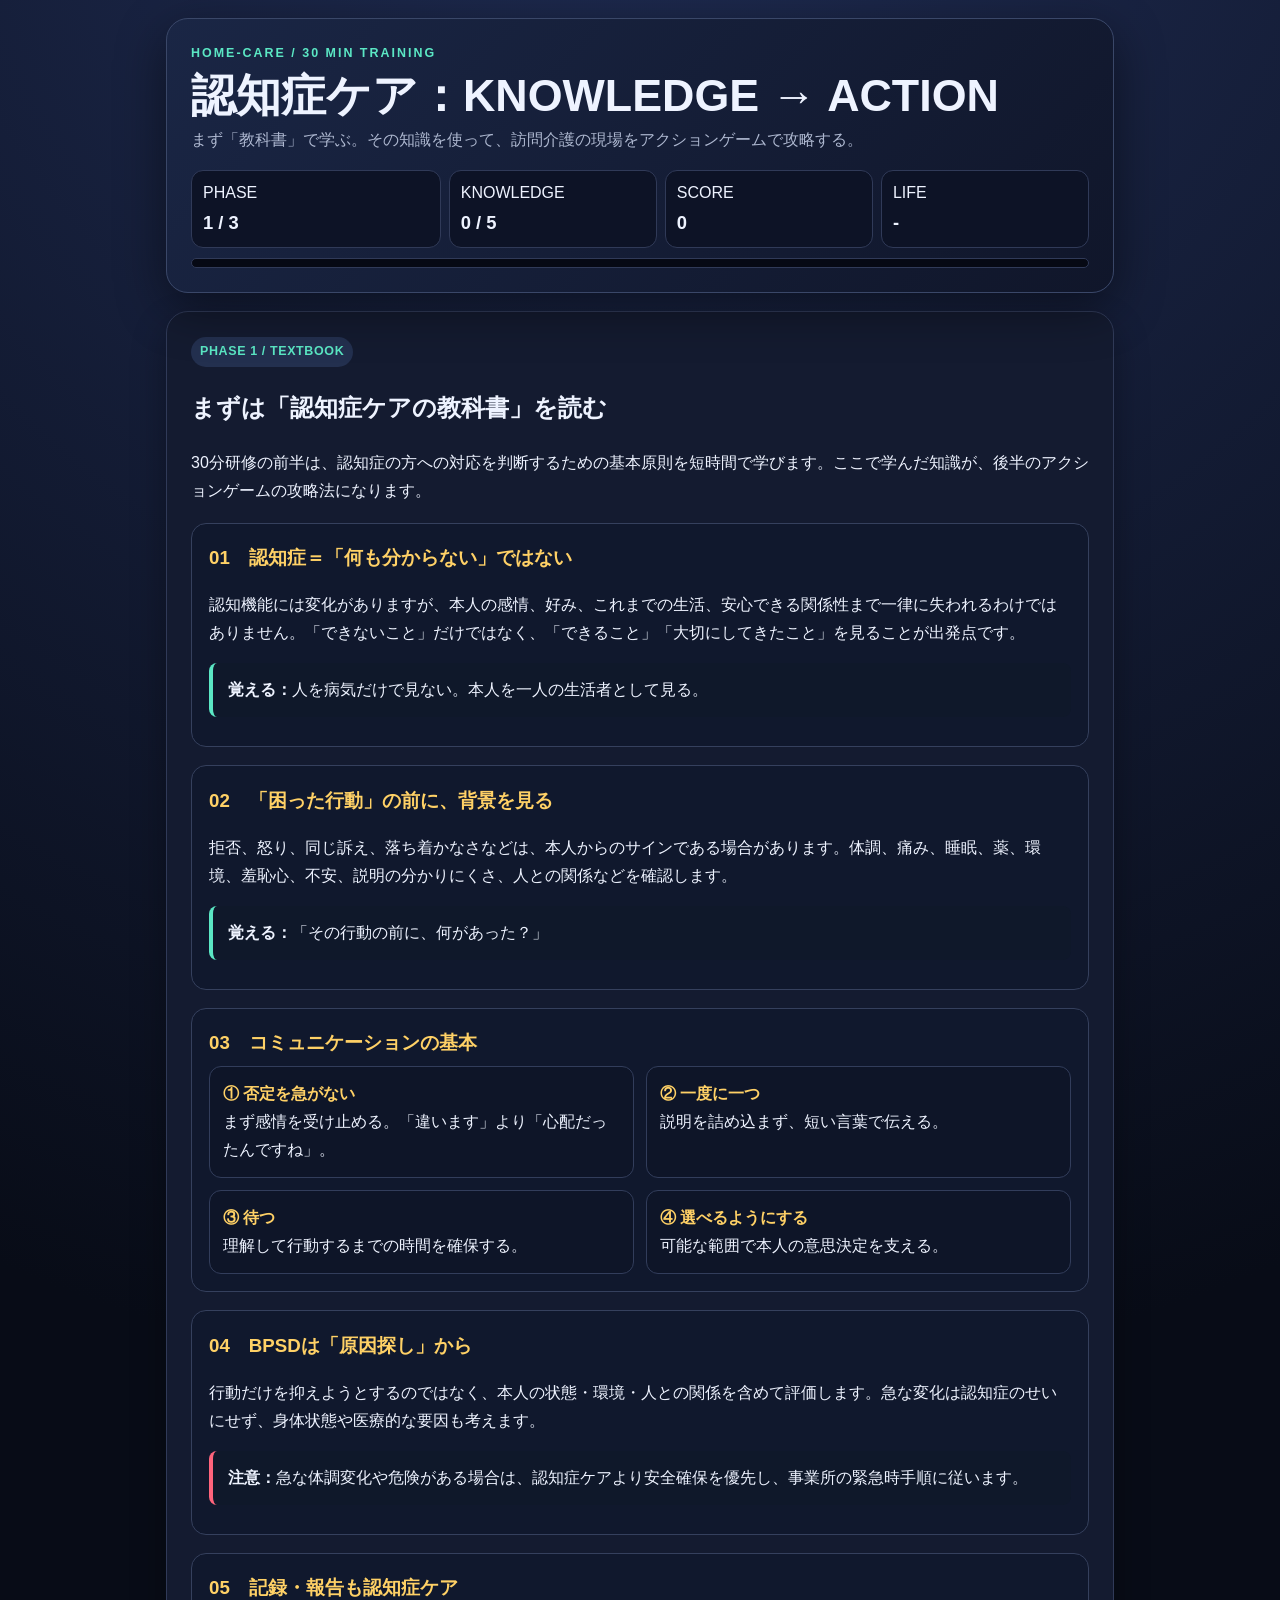
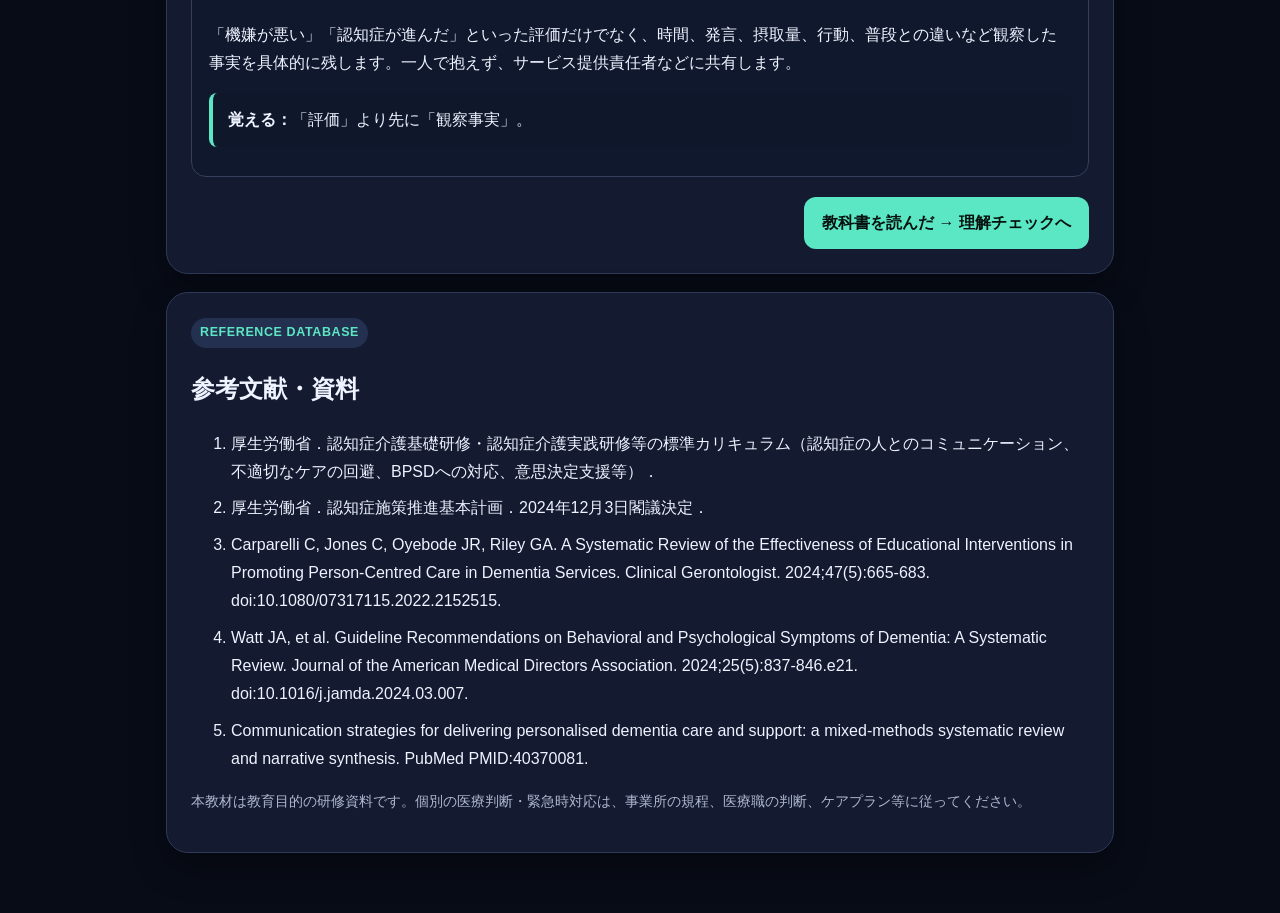
<file: 2026/2026_10.html>
<!DOCTYPE html>
<html lang="ja">
<head>
<meta charset="UTF-8">
<meta name="viewport" content="width=device-width,initial-scale=1">
<title>認知症ケア｜教科書＋アクションゲーム研修</title>
<style>
:root{--bg:#0b1020;--panel:#141b30;--panel2:#1b2540;--ink:#eef3ff;--muted:#aeb8d0;--accent:#5be7c4;--gold:#ffd166;--danger:#ff647c;--line:#303a58;--blue:#76a7ff}
*{box-sizing:border-box}body{margin:0;font-family:"Yu Gothic",Meiryo,sans-serif;background:radial-gradient(circle at 50% -10%,#202d55,#080c17 58%);color:var(--ink);line-height:1.75}.wrap{max-width:980px;margin:auto;padding:18px 16px 60px}
header{background:linear-gradient(135deg,#1a2645,#10162a);border:1px solid #3a4768;border-radius:22px;padding:24px;box-shadow:0 15px 50px #0007;position:sticky;top:8px;z-index:10}.logo{font-size:.78rem;letter-spacing:.16em;color:var(--accent);font-weight:900}.title{display:flex;justify-content:space-between;gap:15px;align-items:flex-end}h1{font-size:clamp(1.7rem,4vw,2.8rem);line-height:1.15;margin:.3rem 0}.lead{margin:0;color:var(--muted)}
.hud{display:grid;grid-template-columns:1.2fr 1fr 1fr 1fr;gap:8px;margin-top:16px}.stat{background:#0d1326;border:1px solid var(--line);border-radius:12px;padding:8px 11px}.stat b{display:block;font-size:1.15rem}.meter{height:10px;background:#060914;border-radius:99px;overflow:hidden;margin-top:10px;border:1px solid var(--line)}.fill{height:100%;width:0;background:linear-gradient(90deg,var(--accent),#8beedb);transition:.35s}
.card{background:var(--panel);border:1px solid var(--line);border-radius:22px;margin-top:18px;padding:24px;box-shadow:0 15px 35px #0005}.screen{display:none}.screen.active{display:block}.tag{display:inline-block;padding:4px 9px;border-radius:999px;background:#23304f;color:var(--accent);font-size:.78rem;font-weight:900;letter-spacing:.05em}.chapter{margin:18px 0 0;padding:17px;border:1px solid #35405d;background:#10182d;border-radius:15px}.chapter h3{margin:.1rem 0 .4rem;color:var(--gold)}.key{border-left:4px solid var(--accent);background:#0f182a;padding:13px 15px;margin:12px 0;border-radius:8px}.warn{border-left-color:var(--danger)}.two{display:grid;grid-template-columns:1fr 1fr;gap:12px}.box{background:#0e1528;border:1px solid #323d5b;border-radius:12px;padding:13px}.box strong{color:var(--gold)}
.actions{display:flex;justify-content:flex-end;gap:10px;margin-top:20px;flex-wrap:wrap}button{font:inherit}.action{border:0;background:var(--accent);color:#06120f;padding:12px 18px;border-radius:12px;font-weight:900;cursor:pointer}.secondary{background:#3b496b;color:#fff}.gold{background:var(--gold);color:#17120a}.danger{background:var(--danger);color:#19070c}.action:disabled{opacity:.4;cursor:not-allowed}
.quiz{display:grid;gap:10px}.qbtn{display:flex;gap:12px;text-align:left;width:100%;color:var(--ink);background:#18223d;border:1px solid #394664;border-radius:14px;padding:14px;cursor:pointer}.qbtn:hover{border-color:var(--blue);transform:translateX(3px)}.qbtn.correct{background:#12382f;border-color:var(--accent)}.qbtn.wrong{background:#391b27;border-color:var(--danger)}.qbtn:disabled{cursor:default;transform:none}.qfb{margin-top:14px;padding:14px;border:1px solid #355e56;background:#102a24;border-radius:12px;display:none}.qfb.bad{background:#301a22;border-color:#754050}
.stage{display:inline-block;border-radius:999px;padding:4px 10px;background:#23304f;color:var(--accent);font-weight:900;font-size:.78rem}.enemy{display:inline-block;border-radius:999px;padding:4px 10px;background:#5b2332;color:#ffd9df;font-weight:900;font-size:.78rem;margin-left:7px}.scene{background:#0d1426;border-left:5px solid var(--gold);padding:17px;border-radius:12px;margin:15px 0}.options{display:grid;gap:10px}.option{display:flex;gap:12px;align-items:flex-start;text-align:left;color:var(--ink);background:#1a2240;border:1px solid #35405d;border-radius:14px;padding:15px;cursor:pointer}.option:hover{border-color:var(--accent);transform:translateX(4px)}.option span{font-weight:900;color:var(--gold);min-width:24px}.option.correct{background:#12342d;border-color:var(--accent)}.option.wrong{background:#391b26;border-color:var(--danger)}.option:disabled{cursor:default;transform:none}.feedback{display:none;margin-top:15px;padding:15px;border-radius:13px;background:#102920;border:1px solid #2e6f60}.feedback.bad{background:#301a22;border-color:#754050}.actionbar{display:flex;justify-content:space-between;gap:10px;align-items:center;margin-top:18px}.hidden{display:none!important}
.refs li{margin:.55rem 0}.small{color:var(--muted);font-size:.9rem}.rank{font-size:1.5rem;color:var(--gold);font-weight:900}.progress-note{display:flex;justify-content:space-between;color:var(--muted);font-size:.9rem}.pulse{animation:pulse .35s}@keyframes pulse{50%{box-shadow:0 0 32px #5be7c455}}.shake{animation:shake .35s}@keyframes shake{25%{transform:translateX(-8px)}75%{transform:translateX(8px)}}
@media(max-width:720px){.hud{grid-template-columns:1fr 1fr}.two{grid-template-columns:1fr}header{position:static}}
</style>
</head>
<body>
<div class="wrap">
<header>
  <div class="logo">HOME-CARE / 30 MIN TRAINING</div>
  <div class="title"><div><h1>認知症ケア：KNOWLEDGE → ACTION</h1><p class="lead">まず「教科書」で学ぶ。その知識を使って、訪問介護の現場をアクションゲームで攻略する。</p></div></div>
  <div class="hud">
    <div class="stat">PHASE<b id="phase">1 / 3</b></div><div class="stat">KNOWLEDGE<b id="knowledgeScore">0 / 5</b></div><div class="stat">SCORE<b id="score">0</b></div><div class="stat">LIFE<b id="life">-</b></div>
  </div>
  <div class="meter"><div id="fill" class="fill"></div></div>
</header>

<section id="intro" class="card screen active">
  <span class="tag">PHASE 1 / TEXTBOOK</span>
  <h2>まずは「認知症ケアの教科書」を読む</h2>
  <p>30分研修の前半は、認知症の方への対応を判断するための基本原則を短時間で学びます。ここで学んだ知識が、後半のアクションゲームの攻略法になります。</p>
  <div class="chapter"><h3>01　認知症＝「何も分からない」ではない</h3><p>認知機能には変化がありますが、本人の感情、好み、これまでの生活、安心できる関係性まで一律に失われるわけではありません。「できないこと」だけではなく、「できること」「大切にしてきたこと」を見ることが出発点です。</p><div class="key"><strong>覚える：</strong>人を病気だけで見ない。本人を一人の生活者として見る。</div></div>
  <div class="chapter"><h3>02　「困った行動」の前に、背景を見る</h3><p>拒否、怒り、同じ訴え、落ち着かなさなどは、本人からのサインである場合があります。体調、痛み、睡眠、薬、環境、羞恥心、不安、説明の分かりにくさ、人との関係などを確認します。</p><div class="key"><strong>覚える：</strong>「その行動の前に、何があった？」</div></div>
  <div class="chapter"><h3>03　コミュニケーションの基本</h3><div class="two"><div class="box"><strong>① 否定を急がない</strong><br>まず感情を受け止める。「違います」より「心配だったんですね」。</div><div class="box"><strong>② 一度に一つ</strong><br>説明を詰め込まず、短い言葉で伝える。</div><div class="box"><strong>③ 待つ</strong><br>理解して行動するまでの時間を確保する。</div><div class="box"><strong>④ 選べるようにする</strong><br>可能な範囲で本人の意思決定を支える。</div></div></div>
  <div class="chapter"><h3>04　BPSDは「原因探し」から</h3><p>行動だけを抑えようとするのではなく、本人の状態・環境・人との関係を含めて評価します。急な変化は認知症のせいにせず、身体状態や医療的な要因も考えます。</p><div class="key warn"><strong>注意：</strong>急な体調変化や危険がある場合は、認知症ケアより安全確保を優先し、事業所の緊急時手順に従います。</div></div>
  <div class="chapter"><h3>05　記録・報告も認知症ケア</h3><p>「機嫌が悪い」「認知症が進んだ」といった評価だけでなく、時間、発言、摂取量、行動、普段との違いなど観察した事実を具体的に残します。一人で抱えず、サービス提供責任者などに共有します。</p><div class="key"><strong>覚える：</strong>「評価」より先に「観察事実」。</div></div>
  <div class="actions"><button class="action" onclick="goCheck()">教科書を読んだ → 理解チェックへ</button></div>
</section>

<section id="check" class="card screen">
  <span class="tag">PHASE 2 / KNOWLEDGE CHECK</span><h2>5問で知識を確認</h2><p class="small">ゲームを始める前に、教科書の内容を確認します。ここでの点数は最終スコアには直接影響しません。</p>
  <div id="checkArea"></div>
  <div class="actions"><button id="toGame" class="action" onclick="goGame()" disabled>5問終了 → ACTION GAMEへ</button></div>
</section>

<section id="game" class="card screen"><span class="tag">PHASE 3 / ACTION GAME</span><h2>訪問介護ミッションを攻略せよ</h2><p class="small">正解でSCORE・COMBO上昇。不正解でLIFE減少。解説まで読むことが研修のゴールです。</p><div id="missions"></div><div class="actionbar"><span id="gameCounter">STAGE 1 / 8</span><button id="nextBtn" class="action gold hidden" onclick="nextMission()">NEXT →</button></div></section>

<section id="result" class="card screen"><span class="tag">MISSION COMPLETE</span><h2 id="resultTitle"></h2><div id="resultText"></div><div class="key"><strong>FINAL RULES</strong><br>1. 気持ちを見る<br>2. 行動の背景を考える<br>3. 一人で抱えずチームで共有する</div><p>これで30分研修は終了です。実際の訪問では、事業所の手順・ケアプラン・サービス提供責任者の指示・医療職の判断を優先してください。</p><div class="actions"><button class="action secondary" onclick="location.reload()">最初からやり直す</button><button class="action gold" onclick="document.getElementById('refs').scrollIntoView({behavior:'smooth'})">参考文献を見る</button></div></section>

<section id="refs" class="card refs screen active"><span class="tag">REFERENCE DATABASE</span><h2>参考文献・資料</h2><ol>
<li>厚生労働省．認知症介護基礎研修・認知症介護実践研修等の標準カリキュラム（認知症の人とのコミュニケーション、不適切なケアの回避、BPSDへの対応、意思決定支援等）．</li>
<li>厚生労働省．認知症施策推進基本計画．2024年12月3日閣議決定．</li>
<li>Carparelli C, Jones C, Oyebode JR, Riley GA. A Systematic Review of the Effectiveness of Educational Interventions in Promoting Person-Centred Care in Dementia Services. Clinical Gerontologist. 2024;47(5):665-683. doi:10.1080/07317115.2022.2152515.</li>
<li>Watt JA, et al. Guideline Recommendations on Behavioral and Psychological Symptoms of Dementia: A Systematic Review. Journal of the American Medical Directors Association. 2024;25(5):837-846.e21. doi:10.1016/j.jamda.2024.03.007.</li>
<li>Communication strategies for delivering personalised dementia care and support: a mixed-methods systematic review and narrative synthesis. PubMed PMID:40370081.</li>
</ol><p class="small">本教材は教育目的の研修資料です。個別の医療判断・緊急時対応は、事業所の規程、医療職の判断、ケアプラン等に従ってください。</p></section>
</div>

<script>
const checkQuestions=[
 {q:'認知症の方が同じ質問を繰り返す。基本的な対応は？',a:1,opts:['間違いを強く指摘する','短く落ち着いて繰り返す','答えない','大きな声で話す'],why:'記憶に残りにくい場合があるため、正しさを証明するより不安を下げます。'},
 {q:'入浴を拒否されたとき、最初に考えることは？',a:2,opts:['予定を守らせる','職員が全部行う','拒否の背景や本人の状態を確認する','苦情として扱う'],why:'体調、不安、羞恥、環境など背景を探ります。'},
 {q:'認知症の方の急な怒りが増えた。最も適切なのは？',a:2,opts:['性格の変化と決める','認知症の進行と決める','身体・薬・睡眠・環境なども確認する','怒らないよう注意する'],why:'急な変化には身体的・環境的要因も関係する可能性があります。'},
 {q:'記録で最もチームに役立つのは？',a:2,opts:['機嫌が悪かった','いつもと違った','時間・発言・行動などの観察事実','認知症が悪化した'],why:'観察事実が具体的であるほど、チームで次の判断につなげやすくなります。'},
 {q:'訪問時に胸苦しさなど急な身体症状がある場合は？',a:3,opts:['認知症の影響として様子を見る','予定のケアを優先する','声かけだけ工夫する','安全確保・報告・必要な医療への連絡を優先する'],why:'認知症のせいにせず、緊急性と安全を優先します。'}
];
let checkIdx=0,checkScore=0;
function setPhase(n){document.getElementById('phase').textContent=n+' / 3';document.getElementById('fill').style.width=((n-1)/2*100)+'%'}
function goCheck(){document.getElementById('intro').classList.remove('active');document.getElementById('check').classList.add('active');setPhase(2);renderCheck();}
function renderCheck(){const q=checkQuestions[checkIdx];const area=document.getElementById('checkArea');area.innerHTML=`<div class="chapter"><h3>Q${checkIdx+1}. ${q.q}</h3><div class="quiz">${q.opts.map((x,i)=>`<button class="qbtn" onclick="answerCheck(this,${i})"><b>${String.fromCharCode(65+i)}</b>${x}</button>`).join('')}</div><div class="qfb" id="qfb"></div></div>`;}
function answerCheck(btn,i){const q=checkQuestions[checkIdx];const btns=[...document.querySelectorAll('.qbtn')];btns.forEach(x=>x.disabled=true);if(i===q.a){btn.classList.add('correct');checkScore++;}else{btn.classList.add('wrong');btns[q.a].classList.add('correct');}const fb=document.getElementById('qfb');fb.innerHTML=(i===q.a?'<b>正解。</b> ':'<b>確認しましょう。</b> ')+q.why;fb.style.display='block';setTimeout(()=>{checkIdx++;if(checkIdx<checkQuestions.length){renderCheck();}else{document.getElementById('toGame').disabled=false;document.getElementById('knowledgeScore').textContent=checkScore+' / 5';document.getElementById('toGame').textContent='5問終了 → ACTION GAMEへ';}},450);}
const data=[
['記憶リセット',1,'「今日は訪問の日ですよ」と説明して5分後、同じ質問をされた。',['「さっき説明しました」と訂正する','短く落ち着いて、もう一度説明する','質問には答えない','大きな声で繰り返す'],'記憶に関する障害がある場合は、直前の説明が保持されないことがあります。正しさを証明するより、不安を下げる対応を優先します。','現場の一言：「はい、今日は○時から伺っています。大丈夫ですよ。」'],
['拒否ブレイク',1,'入浴を勧めると「嫌だ。入らない」と強く拒否された。',['予定どおり入浴するよう説得する','拒否を受け止め、理由や状態を確認する','すぐに家族へ苦情として伝える','すべてのサービスを中止する'],'行動だけで判断せず、寒さ、羞恥心、不安、体調、説明の分かりにくさなど拒否の背景を探ります。','現場の一言：「今日は入りたくないんですね。何か気になることがありますか？」'],
['盗難パニック',2,'「財布をあなたが盗った」と訴えられた。財布は見つかっていない。',['強く否定する','盗られていないと説明して話を終える','不安を受け止め、安全を確保しながら確認する','原因をその場で断定する'],'本人が感じている不安を無視せず、感情への対応と事実確認を分けます。','現場の一言：「見つからなくて心配なんですね。一緒に確認しましょう。」'],
['タイムアタック',1,'更衣に時間がかかり、訪問時間が残り少ない。',['「早くしてください」と急かす','一度に一つ伝え、待つ時間をつくる','すべて職員が行う','何も声をかけず放置する'],'処理に時間が必要な場合があります。本人の力を残しながら情報量を減らして待つことが支援になります。','現場の一言：「まず、このシャツを着ましょうか。」'],
['意思決定ゲート',2,'予定していた家事援助を「今日はやりたくない」と言われた。',['予定を守ることを最優先する','拒否する本人が間違っていると考える','背景を考え、必要ならサービス提供責任者に相談する','独断でサービス内容を変更する'],'本人の意思を尊重しつつ、安全、契約、ケアプラン、事業所の手順も踏まえます。','現場の一言：「今日は気が進まないんですね。少し休んでからにしますか？」'],
['原因探索モード',2,'穏やかだった利用者が最近怒りやすくなった。',['性格が変わったと考える','認知症が進行したとだけ考える','体調・痛み・睡眠・薬・環境変化などを確認する','本人に怒らないよう注意する'],'急な変化は認知症だけで説明せず、身体状態、薬剤、睡眠、環境なども確認します。','現場の一言：「最近いつもと違う」を観察事実として記録し、報告します。'],
['ログ解析',2,'普段より落ち着かず、昼食をほとんど食べなかった。',['「今日は機嫌が悪かった」','「いつもと違った」','時間・発言・摂取量・様子を具体的に記録する','「認知症が悪化した」と記録する'],'チームが次の判断をできるよう、評価や推測だけでなく観察した事実を具体的に残します。','現場の一言：記録のコツは「評価」より先に「観察事実」。'],
['FINAL BOSS：緊急回避',3,'訪問すると顔色が悪く、「昨日から胸が苦しい」と話した。',['認知症なので様子を見る','生活援助を先に終わらせる','声かけだけ工夫する','安全確認・事業所報告・必要な医療への連絡を優先する'],'急な身体症状は認知症のせいにしません。事業所の緊急時手順に従い、安全確認と必要な医療・救急への連絡につなげます。','最終ルール：「認知症だから」で止めず、身体状態と緊急性を確認する。']
];
let mi=0,score=0,life=3,combo=0,maxCombo=0;
function goGame(){document.getElementById('check').classList.remove('active');document.getElementById('game').classList.add('active');setPhase(3);mi=0;score=0;life=3;combo=0;maxCombo=0;renderMission();}
function renderMission(){const d=data[mi];document.getElementById('score').textContent=score;document.getElementById('life').textContent='♥'.repeat(life)+'♡'.repeat(3-life);document.getElementById('missions').innerHTML=`<div><span class="stage">STAGE ${mi+1}</span><span class="enemy">${mi===data.length-1?'FINAL BOSS':'MISSION'}</span><h2>${d[0]}</h2><div class="scene">${d[2]}</div><div class="options">${d[3].map((x,i)=>`<button class="option" onclick="answerMission(this,${i})"><span>${String.fromCharCode(65+i)}</span>${x}</button>`).join('')}</div><div id="mfb" class="feedback"></div></div>`;document.getElementById('gameCounter').textContent=`STAGE ${mi+1} / ${data.length}`;document.getElementById('nextBtn').classList.add('hidden');}
function answerMission(btn,i){const d=data[mi];const opts=[...document.querySelectorAll('.option')];opts.forEach(x=>x.disabled=true);const fb=document.getElementById('mfb');if(i===d[1]){btn.classList.add('correct');score+=100+combo*25;combo++;maxCombo=Math.max(maxCombo,combo);fb.className='feedback';fb.innerHTML='<b>SUCCESS!</b><br>'+d[4]+'<br><br><b>'+d[5]+'</b>';}else{btn.classList.add('wrong');opts[d[1]].classList.add('correct');life=Math.max(0,life-1);combo=0;fb.className='feedback bad';fb.innerHTML='<b>CAUTION!</b><br>'+d[4]+'<br><br><b>'+d[5]+'</b>';};fb.style.display='block';document.getElementById('score').textContent=score;document.getElementById('life').textContent='♥'.repeat(life)+'♡'.repeat(3-life);document.getElementById('nextBtn').classList.remove('hidden');}
function nextMission(){mi++;if(mi>=data.length){finish();}else if(life===0){finish(true)}else renderMission();}
function finish(failed=false){document.getElementById('game').classList.remove('active');document.getElementById('result').classList.add('active');document.getElementById('score').textContent=score;document.getElementById('resultTitle').textContent=failed?'MISSION FAILED':'MISSION COMPLETE';let rank=score>=850?'S-RANK：ケア判断マスター':score>=600?'A-RANK：実践対応者':'B-RANK：もう一度復習';document.getElementById('resultText').innerHTML=`<p class="rank">${rank}</p><p>SCORE：${score}　／　MAX COMBO：${maxCombo}<br>教科書で学んだ「気持ち・背景・安全・共有」を、実際の場面に適用できましたか？</p>`;document.getElementById('fill').style.width='100%';}
</script>
</body></html>
</file>
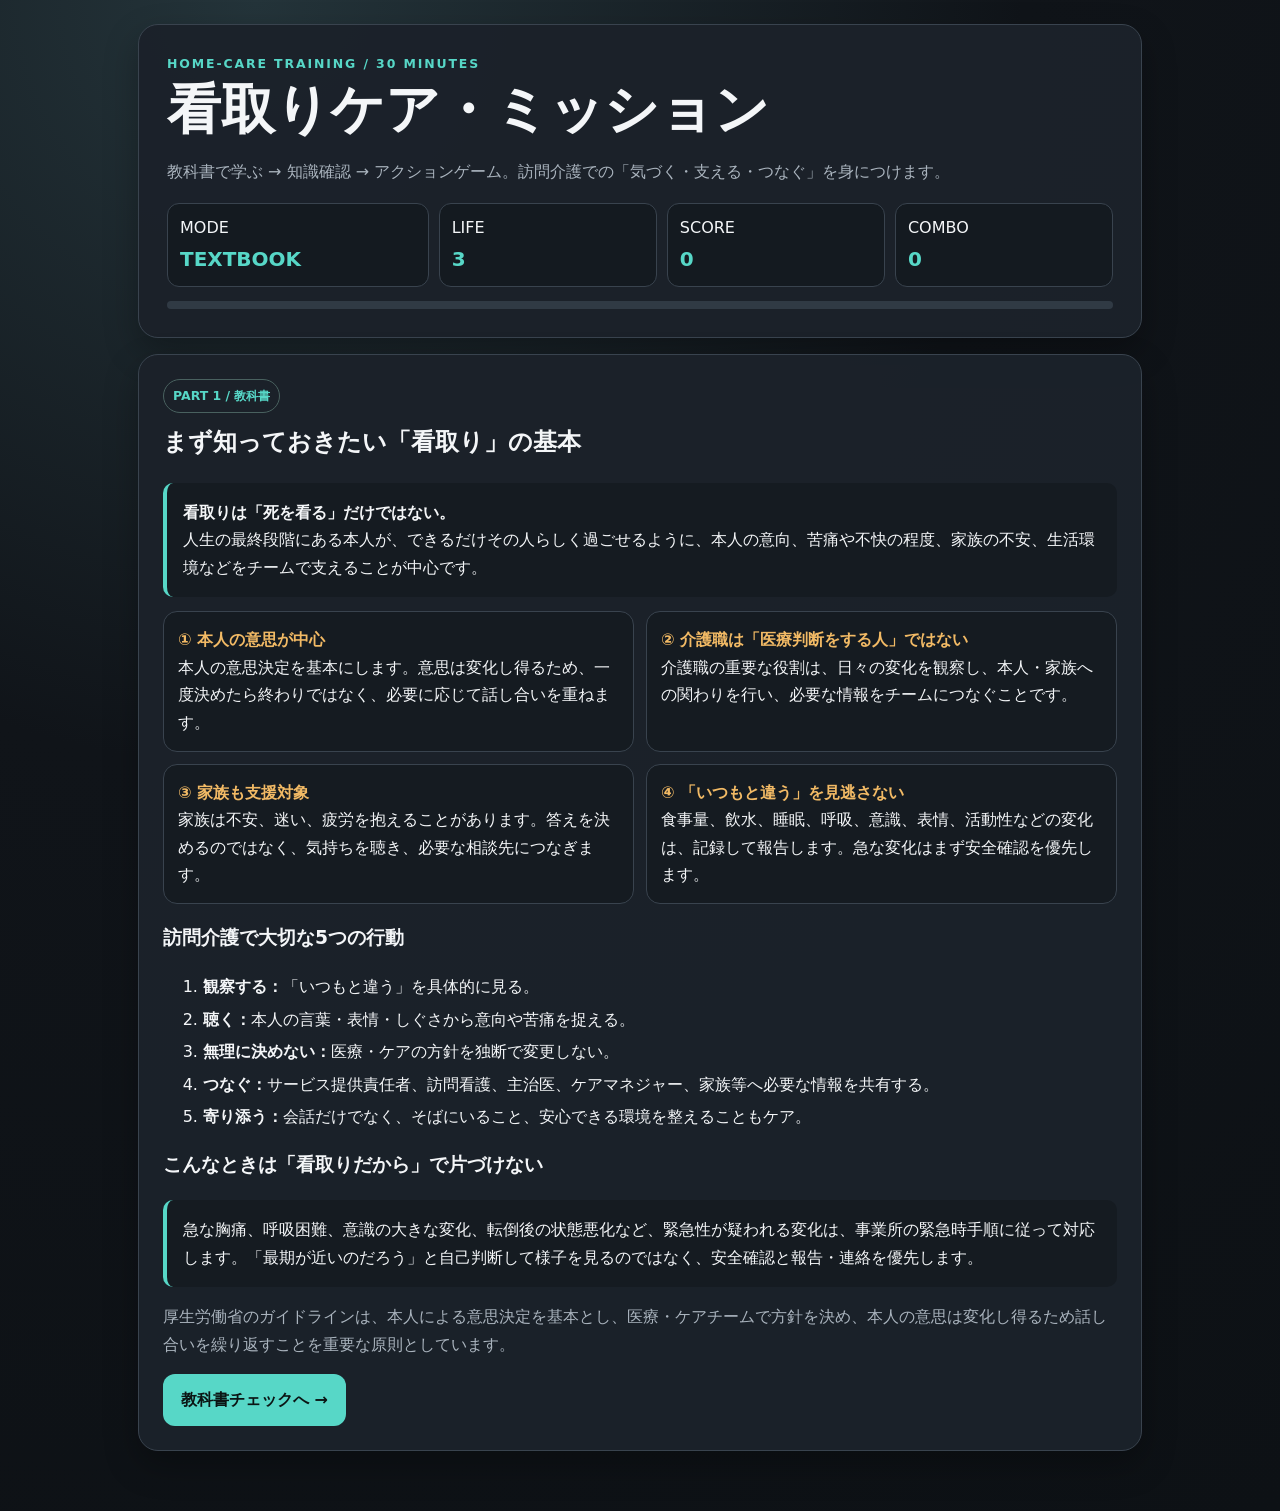
<file: 2026/2026_11.html>
<!doctype html>
<html lang="ja">
<head>
<meta charset="utf-8"><meta name="viewport" content="width=device-width,initial-scale=1">
<title>看取りケア・ミッション｜訪問介護30分研修</title>
<style>
:root{--bg:#101419;--panel:#1b222a;--ink:#f4f6f8;--muted:#aab4be;--accent:#57d7c7;--warn:#f2ba65;--danger:#ef7b73;--line:#39434e;--shadow:0 14px 34px rgba(0,0,0,.28)}
*{box-sizing:border-box}body{margin:0;background:radial-gradient(circle at 20% 0%,#24343a 0%,#101419 42%,#0d1115 100%);color:var(--ink);font-family:system-ui,-apple-system,"Yu Gothic",Meiryo,sans-serif;line-height:1.72}.wrap{max-width:1040px;margin:auto;padding:24px 18px 60px}header,.card{background:rgba(27,34,42,.97);border:1px solid var(--line);border-radius:20px;box-shadow:var(--shadow)}header{padding:28px;margin-bottom:16px}.kicker{letter-spacing:.15em;color:var(--accent);font-size:.78rem;font-weight:800}h1{font-size:clamp(2rem,5vw,3.4rem);margin:.3rem 0;line-height:1.15}h2{margin-top:0}.muted{color:var(--muted)}.hud{display:grid;grid-template-columns:1.2fr 1fr 1fr 1fr;gap:10px;margin-top:18px}.stat{background:#141a20;border:1px solid var(--line);border-radius:12px;padding:10px 12px}.stat b{display:block;font-size:1.25rem;color:var(--accent)}.bar{height:8px;background:#303a44;border-radius:999px;overflow:hidden;margin-top:14px}.bar>i{display:block;height:100%;background:var(--accent);width:0;transition:.3s}.card{padding:24px;margin-top:16px}.hidden{display:none!important}.tag{display:inline-block;padding:5px 9px;border:1px solid #49615f;border-radius:999px;color:var(--accent);font-size:.78rem;font-weight:800;margin-bottom:9px}.chapter{background:#151b21;border-left:4px solid var(--accent);padding:16px;border-radius:10px;margin:14px 0}.grid{display:grid;grid-template-columns:repeat(2,minmax(0,1fr));gap:12px}.tile{background:#151b21;border:1px solid var(--line);border-radius:14px;padding:14px}.tile strong{color:var(--warn)}button{font:inherit}.btn{border:0;border-radius:12px;padding:12px 18px;background:var(--accent);color:#0b1514;font-weight:900;cursor:pointer}.btn.danger{background:var(--danger);color:#210d0c}.choices{display:grid;gap:10px}.choice{width:100%;padding:14px 15px;text-align:left;background:#151b21;border:1px solid #4b5864;color:var(--ink);border-radius:13px;cursor:pointer}.choice:hover{border-color:var(--accent)}.choice.correct{border-color:var(--accent);background:#17302d}.choice.wrong{border-color:var(--danger);background:#351e1e}.explain{margin-top:14px;padding:15px;border-radius:13px;background:#152724;border:1px solid #31534e}.explain.bad{background:#2b1b1b;border-color:#5d3633}.boss{font-size:1.15rem;padding:14px;border:1px solid #6b4e2b;background:#2b2418;border-radius:12px}.rank{font-size:2rem;font-weight:900;color:var(--warn)}table{width:100%;border-collapse:collapse}th,td{border-bottom:1px solid var(--line);padding:9px;text-align:left;vertical-align:top}th{width:27%;color:var(--warn)}a{color:#8de7df}li{margin-bottom:5px}@media(max-width:720px){.hud,.grid{grid-template-columns:1fr}header,.card{padding:19px}}
</style>
</head>
<body><div class="wrap">
<header><div class="kicker">HOME-CARE TRAINING / 30 MINUTES</div><h1>看取りケア・ミッション</h1><p class="muted">教科書で学ぶ → 知識確認 → アクションゲーム。訪問介護での「気づく・支える・つなぐ」を身につけます。</p><div class="hud"><div class="stat">MODE<b id="mode">TEXTBOOK</b></div><div class="stat">LIFE<b id="life">3</b></div><div class="stat">SCORE<b id="score">0</b></div><div class="stat">COMBO<b id="combo">0</b></div></div><div class="bar"><i id="bar"></i></div></header>

<section id="book" class="card"><div class="tag">PART 1 / 教科書</div><h2>まず知っておきたい「看取り」の基本</h2>
<div class="chapter"><strong>看取りは「死を看る」だけではない。</strong><br>人生の最終段階にある本人が、できるだけその人らしく過ごせるように、本人の意向、苦痛や不快の程度、家族の不安、生活環境などをチームで支えることが中心です。</div>
<div class="grid"><div class="tile"><strong>① 本人の意思が中心</strong><br>本人の意思決定を基本にします。意思は変化し得るため、一度決めたら終わりではなく、必要に応じて話し合いを重ねます。</div><div class="tile"><strong>② 介護職は「医療判断をする人」ではない</strong><br>介護職の重要な役割は、日々の変化を観察し、本人・家族への関わりを行い、必要な情報をチームにつなぐことです。</div><div class="tile"><strong>③ 家族も支援対象</strong><br>家族は不安、迷い、疲労を抱えることがあります。答えを決めるのではなく、気持ちを聴き、必要な相談先につなぎます。</div><div class="tile"><strong>④ 「いつもと違う」を見逃さない</strong><br>食事量、飲水、睡眠、呼吸、意識、表情、活動性などの変化は、記録して報告します。急な変化はまず安全確認を優先します。</div></div>
<h3>訪問介護で大切な5つの行動</h3><ol><li><b>観察する：</b>「いつもと違う」を具体的に見る。</li><li><b>聴く：</b>本人の言葉・表情・しぐさから意向や苦痛を捉える。</li><li><b>無理に決めない：</b>医療・ケアの方針を独断で変更しない。</li><li><b>つなぐ：</b>サービス提供責任者、訪問看護、主治医、ケアマネジャー、家族等へ必要な情報を共有する。</li><li><b>寄り添う：</b>会話だけでなく、そばにいること、安心できる環境を整えることもケア。</li></ol>
<h3>こんなときは「看取りだから」で片づけない</h3><div class="chapter">急な胸痛、呼吸困難、意識の大きな変化、転倒後の状態悪化など、緊急性が疑われる変化は、事業所の緊急時手順に従って対応します。「最期が近いのだろう」と自己判断して様子を見るのではなく、安全確認と報告・連絡を優先します。</div>
<p class="muted">厚生労働省のガイドラインは、本人による意思決定を基本とし、医療・ケアチームで方針を決め、本人の意思は変化し得るため話し合いを繰り返すことを重要な原則としています。</p>
<button class="btn" onclick="startQuiz()">教科書チェックへ →</button></section>

<section id="quiz" class="card hidden"><div class="tag">PART 2 / KNOWLEDGE CHECK</div><h2 id="qt"></h2><div class="chapter" id="qsc"></div><div class="choices" id="qc"></div><div id="qx" class="explain hidden"></div><div style="margin-top:15px;text-align:right"><button id="qn" class="btn hidden" onclick="nextQuiz()">次へ →</button></div></section>

<section id="game" class="card hidden"><div class="tag">PART 3 / ACTION GAME</div><div class="boss" id="gameStage"></div><h2 id="gt"></h2><div class="chapter" id="gsc"></div><div class="choices" id="gc"></div><div id="gx" class="explain hidden"></div><div style="display:flex;justify-content:space-between;gap:10px;margin-top:15px"><span class="muted" id="gcou"></span><button id="gn" class="btn hidden" onclick="nextGame()">次のミッション →</button></div></section>

<section id="result" class="card hidden"><div class="tag">MISSION COMPLETE</div><h2>看取りケア・ミッション終了</h2><div class="rank" id="rank"></div><p id="rt"></p><h3>最後に覚える「3つの行動」</h3><table><tr><th>気づく</th><td>本人の言葉・表情・食事・水分・睡眠・呼吸・意識など、「いつもと違う」を具体的に捉える。</td></tr><tr><th>支える</th><td>本人の意向と尊厳を中心に、安心できる環境と関わりをつくる。家族の不安にも耳を傾ける。</td></tr><tr><th>つなぐ</th><td>医療・ケアの方針を独断で判断せず、必要な情報を記録し、事業所・看護・医療・家族へつなぐ。</td></tr></table><h3>参考文献・資料</h3><div class="chapter"><div><b>厚生労働省：</b>人生の最終段階における医療・ケアの決定プロセスに関するガイドライン<br><a href="https://www.mhlw.go.jp/content/10802000/001251707.pdf" target="_blank">https://www.mhlw.go.jp/content/10802000/001251707.pdf</a></div><hr><div><b>厚生労働省：</b>人生会議（ACP）ポータルサイト<br><a href="https://www.mhlw.go.jp/acp-jinseikaigi/" target="_blank">https://www.mhlw.go.jp/acp-jinseikaigi/</a></div><hr><div><b>Thompson et al. (2024)：</b>Homecare workers needs and experiences in end of life care: rapid review<br><a href="https://pubmed.ncbi.nlm.nih.gov/38490719/" target="_blank">https://pubmed.ncbi.nlm.nih.gov/38490719/</a></div><hr><div><b>Vermandere et al. (2023)：</b>Interventions to Promote End-of-Life Conversations: A Systematic Review and Meta-Analysis<br><a href="https://pubmed.ncbi.nlm.nih.gov/37164151/" target="_blank">https://pubmed.ncbi.nlm.nih.gov/37164151/</a></div><hr><div><b>Walshe et al. (2023)：</b>Fundamentals of end-of-life communication as part of advance care planning: a scoping review<br><a href="https://pubmed.ncbi.nlm.nih.gov/37803343/" target="_blank">https://pubmed.ncbi.nlm.nih.gov/37803343/</a></div><hr><div><b>新幡ほか (2024)：</b>無作為化比較試験による訪問看護師向け在宅看取り教育プログラム（PENUT）の有効性の検討<br><a href="https://www.jstage.jst.go.jp/article/jans/44/0/44_44218/_html/-char/ja" target="_blank">J-STAGE</a></div><hr><div><b>O'Connor et al. (2020)：</b>Staff Training Interventions to Improve End-of-Life Care of Nursing Home Residents: A Systematic Review<br><a href="https://pubmed.ncbi.nlm.nih.gov/33121871/" target="_blank">https://pubmed.ncbi.nlm.nih.gov/33121871/</a></div></div><button class="btn danger" onclick="location.reload()">最初からプレイ</button></section>
</div>
<script>
const quiz=[
['看取りの方針で最も重要な原則は？','本人の意思決定を基本に、医療・ケアチームで話し合う','家族が単独で決める','現場職員がその場で決める','一度決めたら変更しない',0,'正解。本人の意思決定を基本に、必要に応じて繰り返し話し合います。'],
['訪問介護員が「昨日より食事が半分以下」と気づいた。最も適切なのは？','観察事実を記録し、事業所のルールに沿って共有・報告する','看取りだから自然なことと考えて記録しない','医療的な原因を自分で診断する','家族にだけ直接連絡して終える',0,'食事量などの日々の変化は重要な情報です。介護職は診断ではなく、観察・記録・連携を担います。'],
['家族から「この先どうするべき？」と聞かれた。最も適切なのは？','気持ちを聴き、必要な相談先やチームにつなぐ','介護職が治療方針を決める','「大丈夫です」と断言する','家族の質問には答えない',0,'家族の不安を受け止め、役割の範囲を超える判断はチームにつなぎます。'],
['「胸が苦しい」と訴え、顔色も悪い。看取り中だからまず様子を見る？','いいえ。急な体調変化として安全確認・報告・必要な医療につなぐ','はい。看取りではよくあるので様子を見る','本人に我慢してもらう','記録だけして訪問を終える',0,'「看取りだから」で急変を見逃さないことが重要です。'],
['ACP（人生会議）をどう考える？','本人の大切にしたいことや希望を、必要に応じて繰り返し話し合うプロセス','終末期になってから一度だけ決める書類','医療職だけが行う面談','家族の希望だけを決めること',0,'ACPは一回限りの決定ではなく、本人の価値観や希望を踏まえて話し合いを重ねるプロセスとして捉えます。']
];
const game=[
['STAGE 1','「今日は食べられない」','朝食がほとんど摂れていません。本人は「お腹が減らない」と話します。','無理に食べてもらう','食べられない理由や本人の状態を確認し、観察事実を記録・共有する','食事を食べるよう説得し続ける','食事量を勝手に増減させる',1,'本人の意思を尊重しながら、変化を具体的に捉えてチームにつなぎます。'],
['STAGE 2','家族が不安を訴える','家族が「このまま亡くなると思うと怖い」と涙を流しています。','「大丈夫です」と断言する','気持ちを聴き、必要なら担当者・看護職等につなぐ','正しい知識を長時間説明して不安を消す','家族の話を聞かず作業を続ける',1,'家族の不安は看取りケアの重要な一部です。答えを断定するより、思いを聴き、適切な支援につなぎます。'],
['STAGE 3','本人の希望を聞かれた','本人が「できるだけ家で過ごしたい」と話しました。あなたはどうする？','その希望をすぐに実現できると約束する','本人の言葉を記録・共有し、チームで支援方法を検討する','家族に「本人の希望だから従ってください」と伝える','医療判断としてその場で方針を決める',1,'本人の希望は重要な情報ですが、実現方法は本人・家族・医療・介護チームで検討します。'],
['STAGE 4','呼吸がいつもと違う','訪問中、呼吸の様子が普段と明らかに違います。','「看取りではよくある」と判断して帰る','安全確認し、事業所の緊急時手順に沿って報告・連絡する','自分で原因を診断する','本人に何も言わず経過を見る',1,'急な変化は看取りの経過と決めつけず、安全確保と報告・連絡を優先します。'],
['STAGE 5','本人が「触らないで」と言う','清潔援助をしようとしたところ、本人が強く拒否しました。','予定だから続ける','本人の意思をいったん尊重し、理由・苦痛・羞恥心・タイミング等を確認する','家族に説得してもらうまで待たず強行する','拒否を「わがまま」と記録する',1,'看取りでは特に本人の尊厳と意思を尊重します。必要なケアは、方法やタイミングをチームで調整します。'],
['STAGE 6','記録するならどれ？','昨日までと比べ、会話が少なく、水分摂取も減っています。','「元気がない」だけ','「いつもと違う。看取りが進んでいると思う」','「14時、水分約100mL。普段より会話少ない。『だるい』と発言。表情乏しい」','記録しなくても担当者なら分かる',2,'推測よりも観察事実を残します。チームが変化を追いやすくなります。'],
['STAGE 7','家族と本人の希望が違う','本人は「延命より家で穏やかに」と話していますが、家族は「できる限り治療してほしい」と言います。','家族の希望を優先する','本人の希望を無視して医療機関受診を勧める','介護職がどちらが正しいか決める','対立を記録し、サービス提供責任者等を通じて医療・ケアチームで話し合う',3,'意見の不一致を介護職が裁定するのではなく、本人の意思を確認しながらチームで合意形成を進めます。'],
['FINAL BOSS','最期が近いように見える訪問','意識が低下し、呼吸も変化しています。家族は「どうしたらいいか」と動揺しています。','介護職の判断で死亡確認する','家族に「もうすぐ亡くなります」と断定する','安全を確認し、既に共有されている看取り方針・連絡手順に沿って、必要な専門職へつなぎ、家族に寄り添う','予定していた家事だけを終わらせて帰る',2,'死亡の判断や医療上の判断は介護職の独断で行いません。事前の方針・連絡体制に沿い、本人と家族を支えることが重要です。']
];
let qi=0,gi=0,score=0,life=3,combo=0,maxCombo=0;
const $=id=>document.getElementById(id);
function startQuiz(){$('book').classList.add('hidden');$('quiz').classList.remove('hidden');$('mode').textContent='CHECK';qi=0;renderQuiz();}
function renderQuiz(){let q=quiz[qi];$('qt').textContent=`Q${qi+1}. ${q[0]}`;$('qsc').textContent=q[1];let c=$('qc');c.innerHTML='';q.slice(1,5).forEach((t,i)=>{let b=document.createElement('button');b.className='choice';b.textContent=String.fromCharCode(65+i)+'　'+t;b.onclick=()=>quizAnswer(i,b);c.appendChild(b)});$('qx').className='explain hidden';$('qn').classList.add('hidden');}
function quizAnswer(i,b){let q=quiz[qi];document.querySelectorAll('#qc .choice').forEach(x=>x.disabled=true);document.querySelectorAll('#qc .choice')[q[5]].classList.add('correct');let good=i===q[5];if(!good)b.classList.add('wrong');$('qx').classList.remove('hidden');$('qx').textContent=(good?'正解！':'ここで確認。')+' '+q[6];$('qn').classList.remove('hidden');}
function nextQuiz(){qi++;if(qi>=quiz.length){startGame()}else renderQuiz();}
function startGame(){$('quiz').classList.add('hidden');$('game').classList.remove('hidden');$('mode').textContent='ACTION';gi=0;score=0;life=3;combo=0;maxCombo=0;renderGame();}
function renderGame(){let q=game[gi];$('gameStage').textContent=q[0];$('gt').textContent=q[1];$('gsc').textContent=q[2];$('gcou').textContent=`MISSION ${gi+1}/${game.length}`;$('life').textContent=life;$('score').textContent=score;$('combo').textContent=combo;$('bar').style.width=(gi/game.length*100)+'%';let c=$('gc');c.innerHTML='';q.slice(3,7).forEach((t,i)=>{let b=document.createElement('button');b.className='choice';b.textContent=String.fromCharCode(65+i)+'　'+t;b.onclick=()=>gameAnswer(i,b);c.appendChild(b)});$('gx').className='explain hidden';$('gn').classList.add('hidden');}
function gameAnswer(i,b){let q=game[gi];document.querySelectorAll('#gc .choice').forEach(x=>x.disabled=true);document.querySelectorAll('#gc .choice')[q[7]].classList.add('correct');let good=i===q[7];if(good){score+=100+combo*30;combo++;maxCombo=Math.max(maxCombo,combo)}else{life=Math.max(0,life-1);combo=0;b.classList.add('wrong')}$('life').textContent=life;$('score').textContent=score;$('combo').textContent=combo;$('gx').className='explain '+(good?'':'bad');$('gx').textContent=(good?'DIRECT HIT! ':'DAMAGE! ')+q[8];$('gn').classList.remove('hidden');$('bar').style.width=((gi+1)/game.length*100)+'%';}
function nextGame(){gi++;if(gi>=game.length||life<=0){finish()}else renderGame();}
function finish(){$('game').classList.add('hidden');$('result').classList.remove('hidden');let r=score>=1000?'S+ 看取りサポート・マスター':score>=750?'A 実践判断が安定':score>=500?'B もう一度で定着':'C 教科書を復習して再挑戦';$('rank').textContent=r;$('rt').textContent=`スコア ${score} / 最大コンボ ${maxCombo} / 残りLIFE ${life}`;}
</script></body></html>
</file>
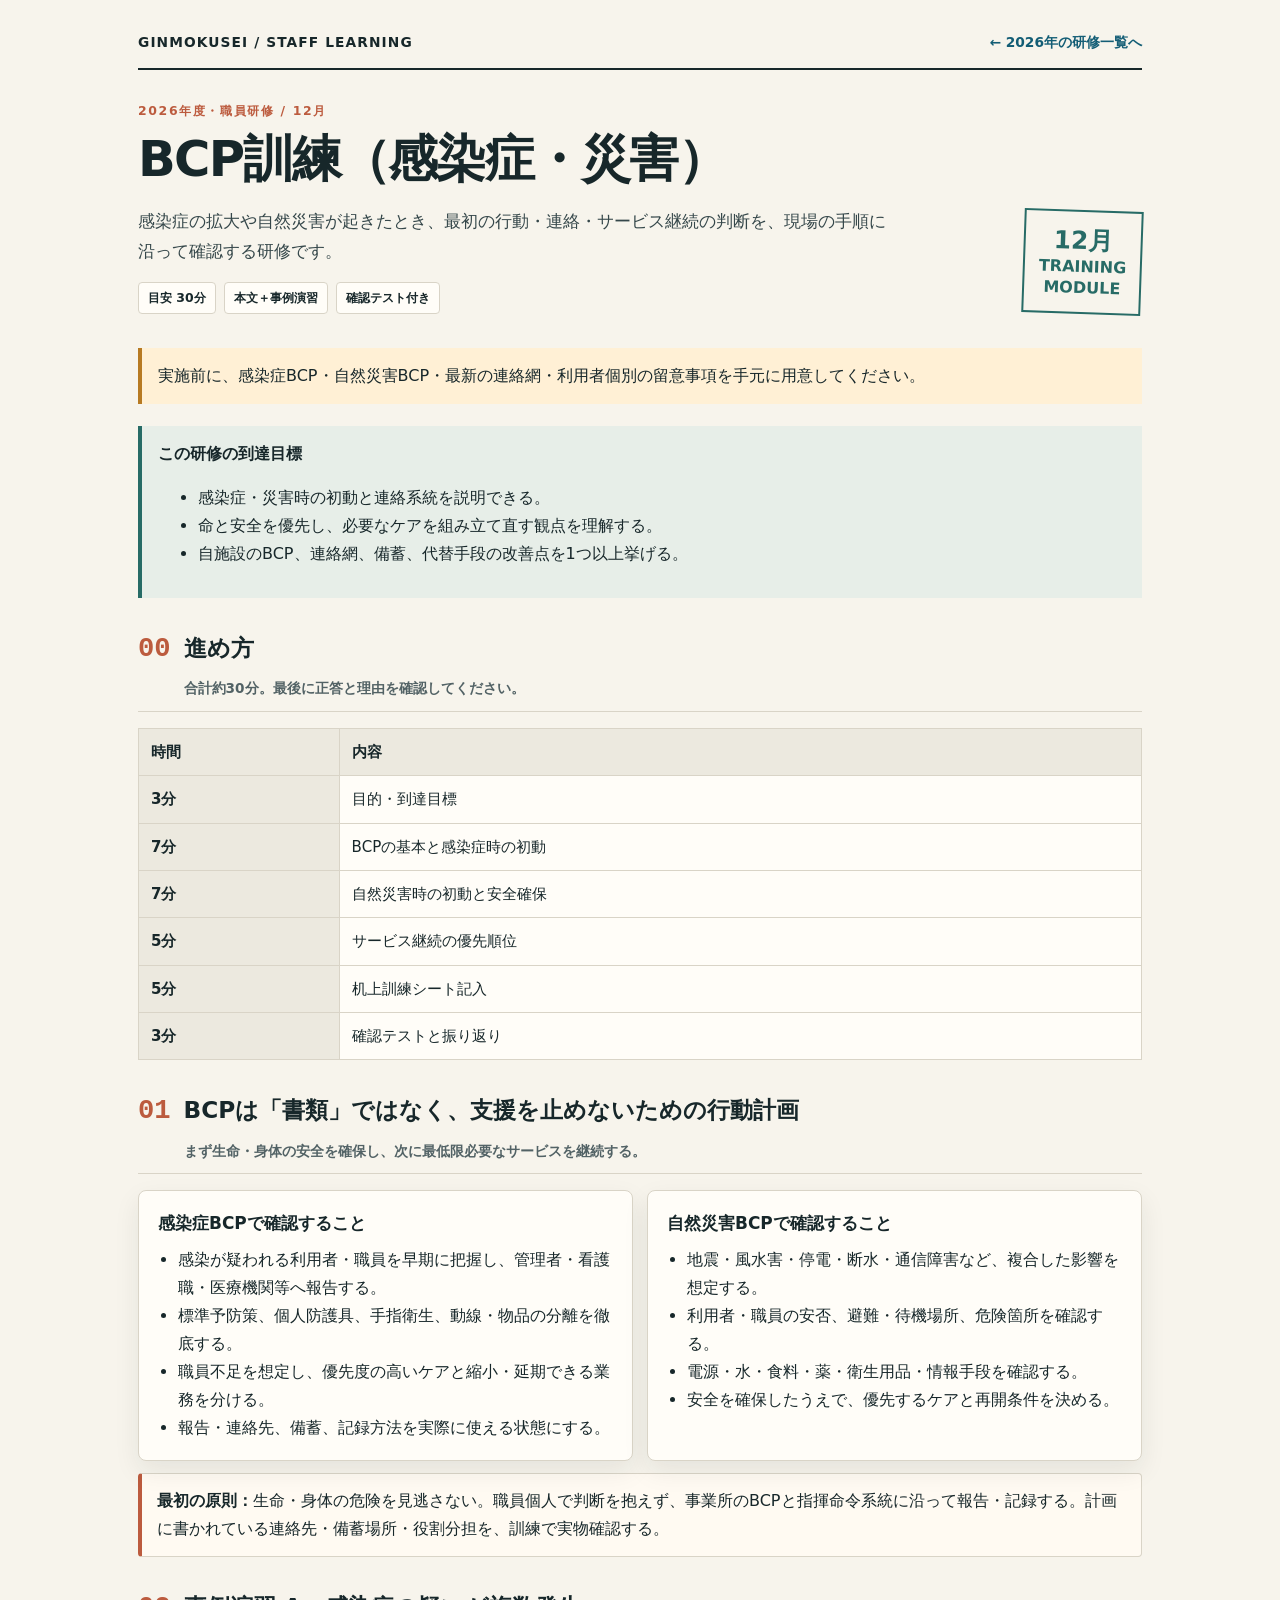
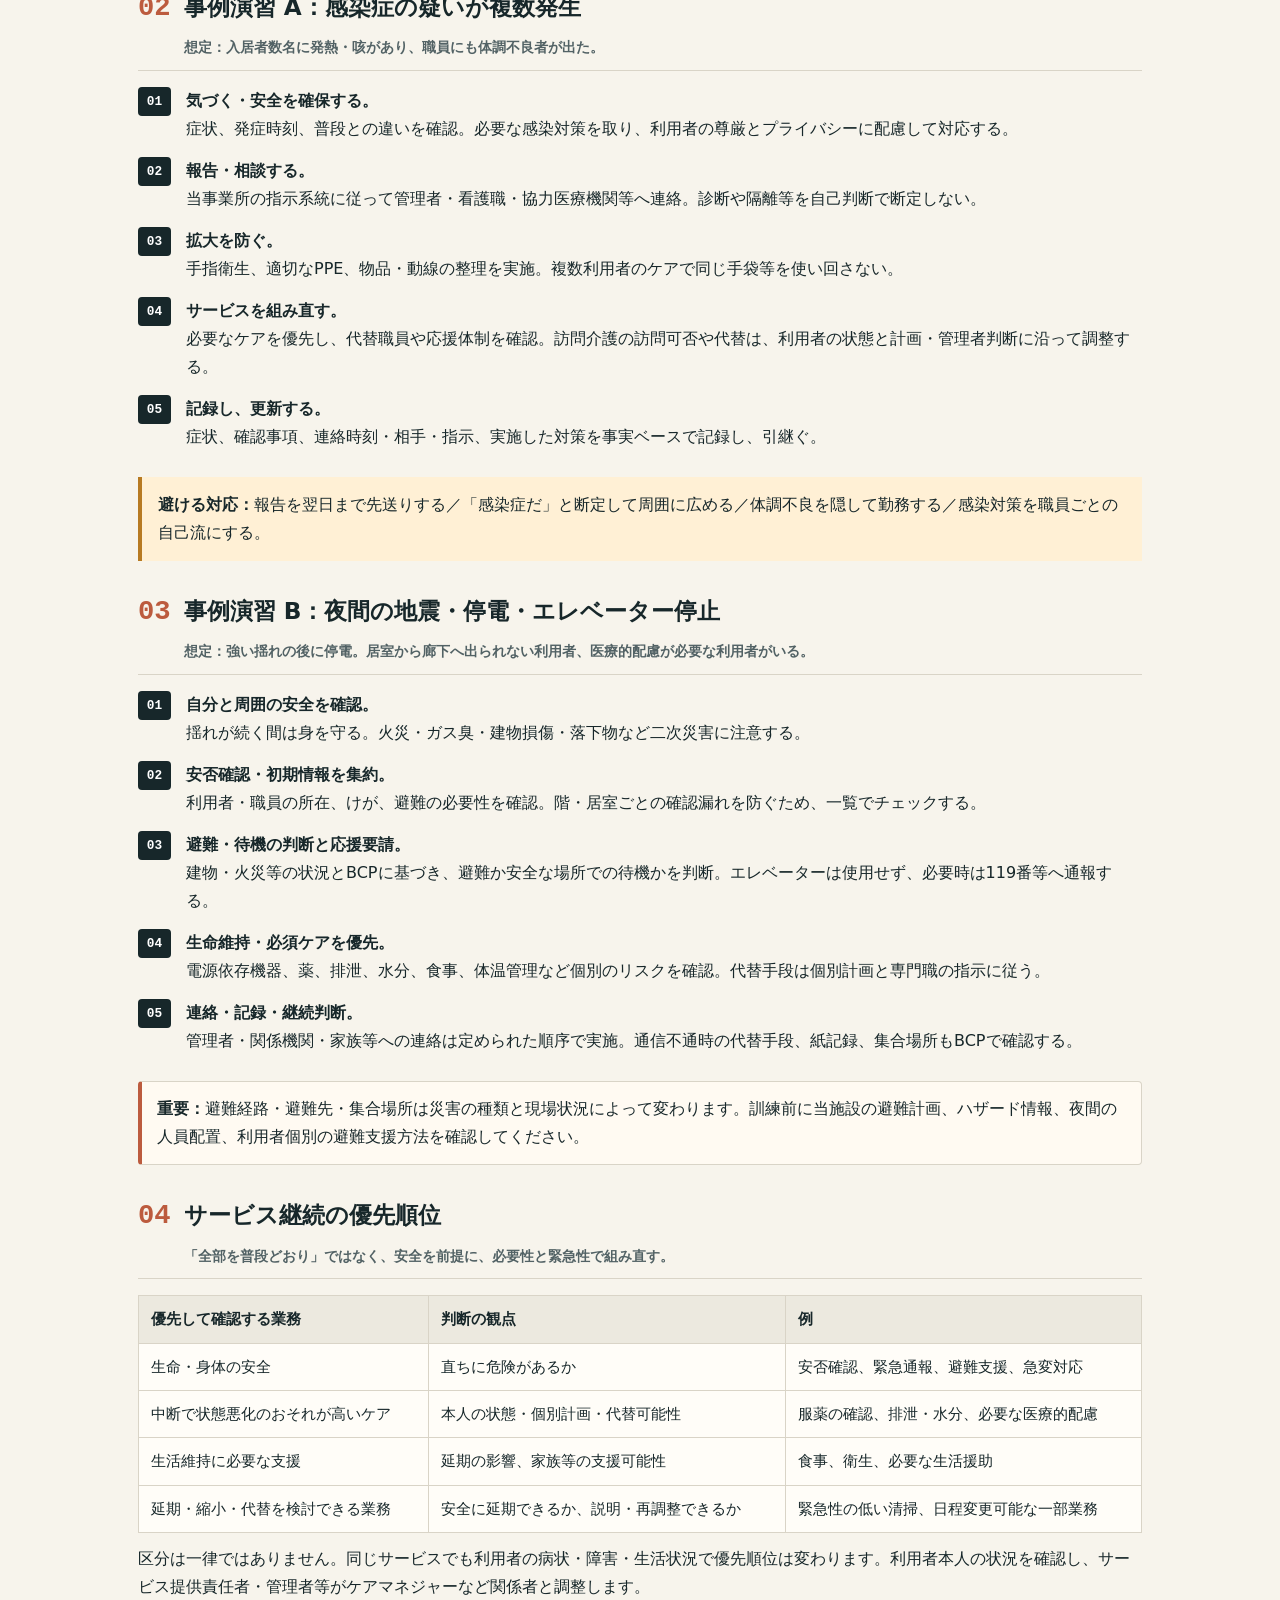
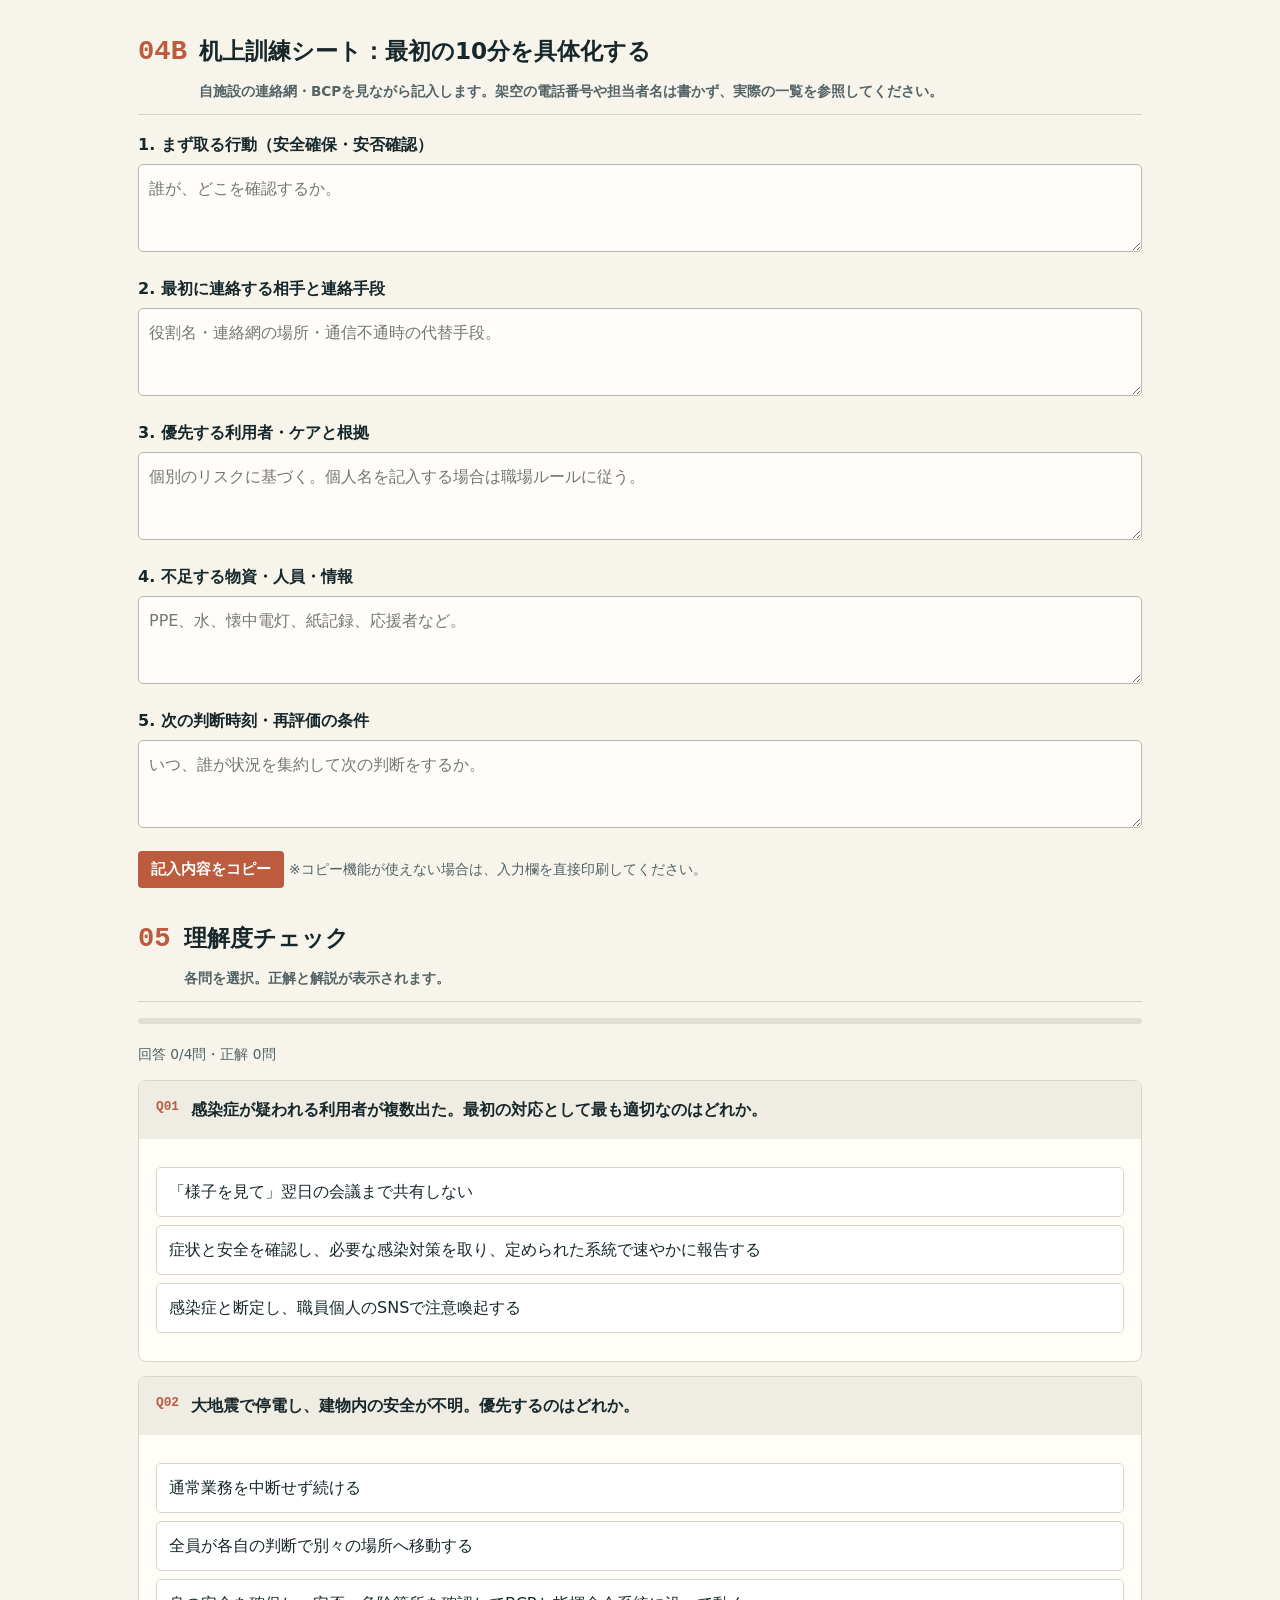
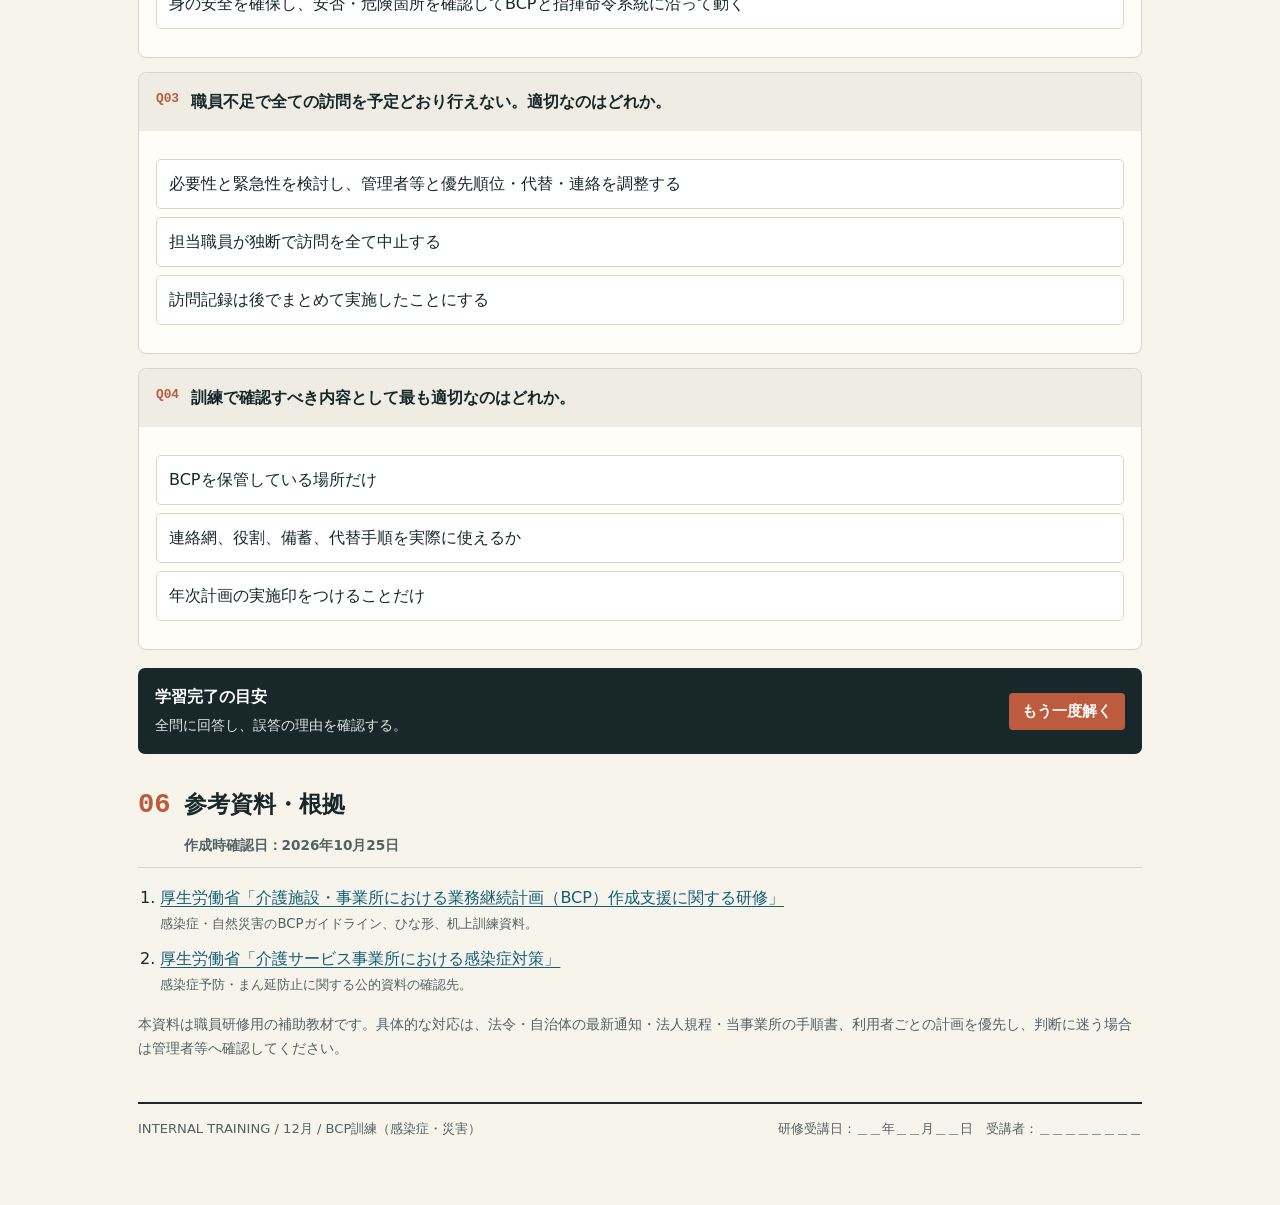
<file: 2026/2026_12.html>
<!doctype html>
<html lang="ja"><head><meta charset="utf-8"><meta name="viewport" content="width=device-width, initial-scale=1"><meta name="color-scheme" content="light"><title>BCP訓練（感染症・災害）｜2026年度 研修資料</title><style>
:root{--ink:#17272a;--muted:#526265;--paper:#f7f4ec;--panel:#fffdf8;--line:#d9d4c7;--accent:#bc5b3e;--accent2:#276b66;--soft:#e7eee8;--warning:#fff0d5;--good:#e0f1e8;--bad:#fae4df;--shadow:0 10px 26px rgba(23,39,42,.08)}
*{box-sizing:border-box}html{scroll-behavior:smooth}body{margin:0;background:var(--paper);color:var(--ink);font-family:system-ui,-apple-system,"Segoe UI","Meiryo",sans-serif;line-height:1.75}a{color:#135d75;text-underline-offset:3px}a:hover{color:var(--accent)}.shell{max-width:1040px;margin:0 auto;padding:22px 18px 64px}.topbar{display:flex;align-items:center;justify-content:space-between;gap:16px;border-bottom:2px solid var(--ink);padding:8px 0 14px;font-size:.86rem;color:var(--muted)}.brand{font-weight:800;letter-spacing:.08em;color:var(--ink)}.hero{padding:30px 0 24px;display:grid;grid-template-columns:1fr auto;gap:20px;align-items:end}.kicker{font-size:.78rem;font-weight:800;letter-spacing:.13em;text-transform:uppercase;color:var(--accent)}h1{font-size:clamp(1.8rem,4vw,3.1rem);line-height:1.22;letter-spacing:-.035em;margin:.45rem 0 1rem;max-width:780px}h2{font-size:1.45rem;line-height:1.35;margin:0 0 14px}h3{font-size:1.06rem;margin:0 0 7px}p{margin:.35rem 0 .8rem}.lead{font-size:1.08rem;max-width:760px;color:#35474a}.meta{display:flex;flex-wrap:wrap;gap:8px;margin-top:16px}.tag{display:inline-block;font-size:.78rem;border:1px solid var(--line);border-radius:4px;padding:4px 9px;background:var(--panel);font-weight:700}.stamp{border:2px solid var(--accent2);color:var(--accent2);padding:13px 14px;text-align:center;min-width:116px;transform:rotate(2deg);font-weight:800;line-height:1.3}.stamp strong{display:block;font-size:1.55rem}.notice{padding:14px 16px;border-left:4px solid var(--accent2);background:var(--soft);margin:10px 0 22px}.notice.warn{border-color:#b77a22;background:var(--warning)}.grid{display:grid;grid-template-columns:repeat(2,minmax(0,1fr));gap:14px}.card{border:1px solid var(--line);background:var(--panel);padding:18px 19px;border-radius:8px;box-shadow:var(--shadow)}.card p:last-child,.card ul:last-child{margin-bottom:0}.card ul{padding-left:1.25rem;margin:.4rem 0}.section{margin-top:34px;scroll-margin-top:16px}.section-head{display:flex;align-items:baseline;gap:12px;border-bottom:1px solid var(--line);padding-bottom:10px;margin-bottom:16px}.num{font:800 1.7rem/1 ui-monospace,monospace;color:var(--accent);min-width:2.1rem}.sub{font-size:.85rem;color:var(--muted);font-weight:600}.steps{counter-reset:step;list-style:none;padding:0;margin:12px 0}.steps li{counter-increment:step;position:relative;padding:0 0 14px 48px;min-height:35px}.steps li:before{content:counter(step,decimal-leading-zero);position:absolute;left:0;top:0;width:33px;height:29px;display:grid;place-items:center;background:var(--ink);color:white;border-radius:4px;font:700 .8rem ui-monospace,monospace}.tablewrap{overflow-x:auto;margin:12px 0}.table{border-collapse:collapse;width:100%;background:var(--panel);font-size:.94rem}.table th,.table td{border:1px solid var(--line);padding:10px 12px;text-align:left;vertical-align:top}.table th{background:#ece9df}.callout{border:1px solid var(--line);border-left:4px solid var(--accent);background:#fffaf2;padding:13px 15px;border-radius:4px;margin:12px 0}.two-col{display:grid;grid-template-columns:1fr 1fr;gap:15px}.good{border-top:4px solid var(--accent2)}.avoid{border-top:4px solid var(--accent)}.quiz{border:1px solid var(--line);border-radius:8px;margin:14px 0;overflow:hidden;background:var(--panel)}.qhead{display:flex;gap:12px;align-items:flex-start;padding:15px 17px;background:#eeece3}.qnum{font:800 .8rem ui-monospace,monospace;color:var(--accent);white-space:nowrap;padding-top:3px}.qbody{padding:16px 17px}.choices{display:grid;gap:8px;margin:12px 0}.choice{display:block;width:100%;text-align:left;border:1px solid var(--line);background:white;color:var(--ink);padding:10px 12px;border-radius:5px;font:inherit;cursor:pointer}.choice:hover{border-color:var(--accent2);background:#f3f8f4}.choice:focus-visible,button:focus-visible,a:focus-visible{outline:3px solid #d79b35;outline-offset:2px}.choice:disabled{cursor:default;opacity:.85}.feedback{display:none;padding:12px 14px;border-radius:5px;margin-top:10px}.feedback.show{display:block}.feedback.correct{background:var(--good);border:1px solid #9bc8ae}.feedback.incorrect{background:var(--bad);border:1px solid #e1b1a5}.quiz-summary{display:flex;align-items:center;justify-content:space-between;gap:12px;background:var(--ink);color:#fff;padding:15px 17px;border-radius:7px;margin-top:18px}.quiz-summary button,.action{border:0;border-radius:4px;padding:9px 13px;background:var(--accent);color:#fff;font:700 .92rem system-ui;cursor:pointer}.quiz-summary button{font:700 .92rem system-ui}.worksheet{display:grid;gap:14px}.worksheet label{display:block;font-weight:750;margin-bottom:5px}.worksheet textarea,.worksheet input{width:100%;font:inherit;border:1px solid #bcb8ac;background:#fffdf9;padding:10px;border-radius:5px}.worksheet textarea{min-height:88px;resize:vertical}.refs{padding-left:1.4rem}.refs li{margin-bottom:9px}.refs small{display:block;color:var(--muted)}.footer{margin-top:42px;border-top:2px solid var(--ink);padding-top:14px;color:var(--muted);font-size:.82rem;display:flex;justify-content:space-between;gap:10px;flex-wrap:wrap}.navback{font-weight:700;text-decoration:none}.print-only{display:none}.bar{height:6px;background:#e2ded2;border-radius:8px;overflow:hidden;margin:10px 0 18px}.bar span{display:block;height:100%;width:0;background:var(--accent2);transition:width .25s}.small{font-size:.86rem;color:var(--muted)}.checklist{display:grid;gap:8px}.checklist label{display:flex;gap:9px;align-items:flex-start;padding:8px 10px;border:1px solid var(--line);border-radius:5px;background:#fffdf9}.checklist input{margin-top:6px;accent-color:var(--accent2)}
@media(max-width:700px){.hero{grid-template-columns:1fr}.stamp{justify-self:start;transform:none}.grid,.two-col{grid-template-columns:1fr}.topbar{align-items:flex-start;flex-direction:column}.section-head{gap:8px}.shell{padding:14px 12px 40px}.table{font-size:.88rem}}
@media print{body{background:white;color:black;font-size:10.5pt}.shell{max-width:none;padding:0}.topbar{border-bottom:1px solid #333}.hero{padding:14px 0}.stamp{display:none}.card,.quiz,.notice,.callout{box-shadow:none;break-inside:avoid}.section{break-inside:avoid-page;margin-top:22px}button,.navback,.bar{display:none!important}.feedback{display:block!important}.quiz .choice{border-color:#aaa}.footer{margin-top:20px}.print-only{display:block}a{color:black;text-decoration:none}.refs a:after{content:" (" attr(href) ")";font-size:8pt;word-break:break-all}.worksheet textarea{min-height:60px}}
</style></head>
<body><div class="shell"><div class="topbar"><span class="brand">GINMOKUSEI / STAFF LEARNING</span><a class="navback" href="index.html">← 2026年の研修一覧へ</a></div>
<header class="hero"><div><div class="kicker">2026年度・職員研修 / 12月</div><h1>BCP訓練（感染症・災害）</h1><p class="lead">感染症の拡大や自然災害が起きたとき、最初の行動・連絡・サービス継続の判断を、現場の手順に沿って確認する研修です。</p><div class="meta"><span class="tag">目安 30分</span><span class="tag">本文＋事例演習</span><span class="tag">確認テスト付き</span></div></div><div class="stamp"><strong>12月</strong>TRAINING<br>MODULE</div></header>
<div class="notice warn">実施前に、感染症BCP・自然災害BCP・最新の連絡網・利用者個別の留意事項を手元に用意してください。</div>
<div class="notice"><strong>この研修の到達目標</strong><ul><li>感染症・災害時の初動と連絡系統を説明できる。</li><li>命と安全を優先し、必要なケアを組み立て直す観点を理解する。</li><li>自施設のBCP、連絡網、備蓄、代替手段の改善点を1つ以上挙げる。</li></ul></div>
<div class="section"><div class="section-head"><span class="num">00</span><div><h2>進め方</h2><div class="sub">合計約30分。最後に正答と理由を確認してください。</div></div></div><div class="tablewrap"><table class="table"><thead><tr><th>時間</th><th>内容</th></tr></thead><tbody><tr><th>3分</th><td>目的・到達目標</td></tr><tr><th>7分</th><td>BCPの基本と感染症時の初動</td></tr><tr><th>7分</th><td>自然災害時の初動と安全確保</td></tr><tr><th>5分</th><td>サービス継続の優先順位</td></tr><tr><th>5分</th><td>机上訓練シート記入</td></tr><tr><th>3分</th><td>確認テストと振り返り</td></tr></tbody></table></div></div>
<section class="section" id="purpose"><div class="section-head"><span class="num">01</span><div><h2>BCPは「書類」ではなく、支援を止めないための行動計画</h2><div class="sub">まず生命・身体の安全を確保し、次に最低限必要なサービスを継続する。</div></div></div>
<div class="grid"><article class="card"><h3>感染症BCPで確認すること</h3><ul><li>感染が疑われる利用者・職員を早期に把握し、管理者・看護職・医療機関等へ報告する。</li><li>標準予防策、個人防護具、手指衛生、動線・物品の分離を徹底する。</li><li>職員不足を想定し、優先度の高いケアと縮小・延期できる業務を分ける。</li><li>報告・連絡先、備蓄、記録方法を実際に使える状態にする。</li></ul></article><article class="card"><h3>自然災害BCPで確認すること</h3><ul><li>地震・風水害・停電・断水・通信障害など、複合した影響を想定する。</li><li>利用者・職員の安否、避難・待機場所、危険箇所を確認する。</li><li>電源・水・食料・薬・衛生用品・情報手段を確認する。</li><li>安全を確保したうえで、優先するケアと再開条件を決める。</li></ul></article></div>
<div class="callout"><strong>最初の原則：</strong>生命・身体の危険を見逃さない。職員個人で判断を抱えず、事業所のBCPと指揮命令系統に沿って報告・記録する。計画に書かれている連絡先・備蓄場所・役割分担を、訓練で実物確認する。</div></section><section class="section" id="infection"><div class="section-head"><span class="num">02</span><div><h2>事例演習 A：感染症の疑いが複数発生</h2><div class="sub">想定：入居者数名に発熱・咳があり、職員にも体調不良者が出た。</div></div></div>
<ol class="steps"><li><strong>気づく・安全を確保する。</strong><br>症状、発症時刻、普段との違いを確認。必要な感染対策を取り、利用者の尊厳とプライバシーに配慮して対応する。</li><li><strong>報告・相談する。</strong><br>当事業所の指示系統に従って管理者・看護職・協力医療機関等へ連絡。診断や隔離等を自己判断で断定しない。</li><li><strong>拡大を防ぐ。</strong><br>手指衛生、適切なPPE、物品・動線の整理を実施。複数利用者のケアで同じ手袋等を使い回さない。</li><li><strong>サービスを組み直す。</strong><br>必要なケアを優先し、代替職員や応援体制を確認。訪問介護の訪問可否や代替は、利用者の状態と計画・管理者判断に沿って調整する。</li><li><strong>記録し、更新する。</strong><br>症状、確認事項、連絡時刻・相手・指示、実施した対策を事実ベースで記録し、引継ぐ。</li></ol>
<div class="notice warn"><strong>避ける対応：</strong>報告を翌日まで先送りする／「感染症だ」と断定して周囲に広める／体調不良を隠して勤務する／感染対策を職員ごとの自己流にする。</div></section><section class="section" id="disaster"><div class="section-head"><span class="num">03</span><div><h2>事例演習 B：夜間の地震・停電・エレベーター停止</h2><div class="sub">想定：強い揺れの後に停電。居室から廊下へ出られない利用者、医療的配慮が必要な利用者がいる。</div></div></div>
<ol class="steps"><li><strong>自分と周囲の安全を確認。</strong><br>揺れが続く間は身を守る。火災・ガス臭・建物損傷・落下物など二次災害に注意する。</li><li><strong>安否確認・初期情報を集約。</strong><br>利用者・職員の所在、けが、避難の必要性を確認。階・居室ごとの確認漏れを防ぐため、一覧でチェックする。</li><li><strong>避難・待機の判断と応援要請。</strong><br>建物・火災等の状況とBCPに基づき、避難か安全な場所での待機かを判断。エレベーターは使用せず、必要時は119番等へ通報する。</li><li><strong>生命維持・必須ケアを優先。</strong><br>電源依存機器、薬、排泄、水分、食事、体温管理など個別のリスクを確認。代替手段は個別計画と専門職の指示に従う。</li><li><strong>連絡・記録・継続判断。</strong><br>管理者・関係機関・家族等への連絡は定められた順序で実施。通信不通時の代替手段、紙記録、集合場所もBCPで確認する。</li></ol>
<div class="callout"><strong>重要：</strong>避難経路・避難先・集合場所は災害の種類と現場状況によって変わります。訓練前に当施設の避難計画、ハザード情報、夜間の人員配置、利用者個別の避難支援方法を確認してください。</div></section><section class="section" id="priority"><div class="section-head"><span class="num">04</span><div><h2>サービス継続の優先順位</h2><div class="sub">「全部を普段どおり」ではなく、安全を前提に、必要性と緊急性で組み直す。</div></div></div>
<div class="tablewrap"><table class="table"><thead><tr><th>優先して確認する業務</th><th>判断の観点</th><th>例</th></tr></thead><tbody><tr><td>生命・身体の安全</td><td>直ちに危険があるか</td><td>安否確認、緊急通報、避難支援、急変対応</td></tr><tr><td>中断で状態悪化のおそれが高いケア</td><td>本人の状態・個別計画・代替可能性</td><td>服薬の確認、排泄・水分、必要な医療的配慮</td></tr><tr><td>生活維持に必要な支援</td><td>延期の影響、家族等の支援可能性</td><td>食事、衛生、必要な生活援助</td></tr><tr><td>延期・縮小・代替を検討できる業務</td><td>安全に延期できるか、説明・再調整できるか</td><td>緊急性の低い清掃、日程変更可能な一部業務</td></tr></tbody></table></div>
<p>区分は一律ではありません。同じサービスでも利用者の病状・障害・生活状況で優先順位は変わります。利用者本人の状況を確認し、サービス提供責任者・管理者等がケアマネジャーなど関係者と調整します。</p></section><section class="section" id="exercise"><div class="section-head"><span class="num">04B</span><div><h2>机上訓練シート：最初の10分を具体化する</h2><div class="sub">自施設の連絡網・BCPを見ながら記入します。架空の電話番号や担当者名は書かず、実際の一覧を参照してください。</div></div></div><div class="worksheet"><div><label for="ws1">1. まず取る行動（安全確保・安否確認）</label><textarea id="ws1" data-label="1. まず取る行動（安全確保・安否確認）" placeholder="誰が、どこを確認するか。"></textarea></div><div><label for="ws2">2. 最初に連絡する相手と連絡手段</label><textarea id="ws2" data-label="2. 最初に連絡する相手と連絡手段" placeholder="役割名・連絡網の場所・通信不通時の代替手段。"></textarea></div><div><label for="ws3">3. 優先する利用者・ケアと根拠</label><textarea id="ws3" data-label="3. 優先する利用者・ケアと根拠" placeholder="個別のリスクに基づく。個人名を記入する場合は職場ルールに従う。"></textarea></div><div><label for="ws4">4. 不足する物資・人員・情報</label><textarea id="ws4" data-label="4. 不足する物資・人員・情報" placeholder="PPE、水、懐中電灯、紙記録、応援者など。"></textarea></div><div><label for="ws5">5. 次の判断時刻・再評価の条件</label><textarea id="ws5" data-label="5. 次の判断時刻・再評価の条件" placeholder="いつ、誰が状況を集約して次の判断をするか。"></textarea></div><div><button class="action" id="copy-worksheet" type="button">記入内容をコピー</button> <span class="small">※コピー機能が使えない場合は、入力欄を直接印刷してください。</span></div></div></section>
<div class="section" id="quiz"><div class="section-head"><span class="num">05</span><div><h2>理解度チェック</h2><div class="sub">各問を選択。正解と解説が表示されます。</div></div></div><div class="bar" aria-label="回答進捗"><span id="quiz-progress"></span></div><p id="quiz-status" class="small" aria-live="polite">回答 0問</p><article class="quiz" data-explanation="異常の把握・感染拡大防止・速やかな報告を同時に進める。診断や外部公表を個人で行わない。"><div class="qhead"><span class="qnum">Q01</span><strong>感染症が疑われる利用者が複数出た。最初の対応として最も適切なのはどれか。</strong></div><div class="qbody"><div class="choices"><button class="choice" data-correct="false">「様子を見て」翌日の会議まで共有しない</button><button class="choice" data-correct="true">症状と安全を確認し、必要な感染対策を取り、定められた系統で速やかに報告する</button><button class="choice" data-correct="false">感染症と断定し、職員個人のSNSで注意喚起する</button></div><div class="feedback" aria-live="polite"></div></div></article><article class="quiz" data-explanation="最初は生命の安全と安否確認。避難先・手順は実際の災害状況と施設の計画に従う。"><div class="qhead"><span class="qnum">Q02</span><strong>大地震で停電し、建物内の安全が不明。優先するのはどれか。</strong></div><div class="qbody"><div class="choices"><button class="choice" data-correct="false">通常業務を中断せず続ける</button><button class="choice" data-correct="false">全員が各自の判断で別々の場所へ移動する</button><button class="choice" data-correct="true">身の安全を確保し、安否・危険箇所を確認してBCPと指揮命令系統に沿って動く</button></div><div class="feedback" aria-live="polite"></div></div></article><article class="quiz" data-explanation="利用者ごとのリスクを踏まえて組み直し、利用者・家族・関係者へ必要な説明を行い、実際の提供内容を記録する。"><div class="qhead"><span class="qnum">Q03</span><strong>職員不足で全ての訪問を予定どおり行えない。適切なのはどれか。</strong></div><div class="qbody"><div class="choices"><button class="choice" data-correct="true">必要性と緊急性を検討し、管理者等と優先順位・代替・連絡を調整する</button><button class="choice" data-correct="false">担当職員が独断で訪問を全て中止する</button><button class="choice" data-correct="false">訪問記録は後でまとめて実施したことにする</button></div><div class="feedback" aria-live="polite"></div></div></article><article class="quiz" data-explanation="計画の存在に加え、連絡が取れるか、物資が使えるか、役割と代替手段が機能するかを検証し、改善事項を残す。"><div class="qhead"><span class="qnum">Q04</span><strong>訓練で確認すべき内容として最も適切なのはどれか。</strong></div><div class="qbody"><div class="choices"><button class="choice" data-correct="false">BCPを保管している場所だけ</button><button class="choice" data-correct="true">連絡網、役割、備蓄、代替手順を実際に使えるか</button><button class="choice" data-correct="false">年次計画の実施印をつけることだけ</button></div><div class="feedback" aria-live="polite"></div></div></article><div class="quiz-summary"><div><strong>学習完了の目安</strong><br><span class="small" style="color:#e5e7e1">全問に回答し、誤答の理由を確認する。</span></div><button id="reset-quiz" type="button">もう一度解く</button></div></div>
<div class="section" id="references"><div class="section-head"><span class="num">06</span><div><h2>参考資料・根拠</h2><div class="sub">作成時確認日：2026年10月25日</div></div></div><ol class="refs"><li><a href="https://www.mhlw.go.jp/stf/seisakunitsuite/bunya/hukushi_kaigo/kaigo_koureisha/douga_00002.html" target="_blank" rel="noopener">厚生労働省「介護施設・事業所における業務継続計画（BCP）作成支援に関する研修」</a><small>感染症・自然災害のBCPガイドライン、ひな形、机上訓練資料。</small></li><li><a href="https://www.mhlw.go.jp/stf/seisakunitsuite/bunya/0000121431_00089.html" target="_blank" rel="noopener">厚生労働省「介護サービス事業所における感染症対策」</a><small>感染症予防・まん延防止に関する公的資料の確認先。</small></li></ol><p class="small">本資料は職員研修用の補助教材です。具体的な対応は、法令・自治体の最新通知・法人規程・当事業所の手順書、利用者ごとの計画を優先し、判断に迷う場合は管理者等へ確認してください。</p></div>
<div class="footer"><span>INTERNAL TRAINING / 12月 / BCP訓練（感染症・災害）</span><span>研修受講日：＿＿年＿＿月＿＿日　受講者：＿＿＿＿＿＿＿＿</span></div><div class="print-only">印刷して研修記録とあわせて保管する場合は、事業所の運用ルールに従ってください。</div></div><script>
(function(){
 const qs=[...document.querySelectorAll('.quiz')];
 function update(){let done=0,correct=0;qs.forEach(q=>{if(q.dataset.answered==='1'){done++;if(q.dataset.correct==='1')correct++;}});const bar=document.querySelector('#quiz-progress');if(bar)bar.style.width=(qs.length?done/qs.length*100:0)+'%';const text=document.querySelector('#quiz-status');if(text)text.textContent=`回答 ${done}/${qs.length}問・正解 ${correct}問`;}
 qs.forEach(q=>{q.querySelectorAll('.choice').forEach(btn=>btn.addEventListener('click',()=>{if(q.dataset.answered==='1')return;const ok=btn.dataset.correct==='true';q.dataset.answered='1';q.dataset.correct=ok?'1':'0';q.querySelectorAll('.choice').forEach(b=>{b.disabled=true;if(b.dataset.correct==='true')b.style.borderColor='#276b66';});const fb=q.querySelector('.feedback');fb.classList.add('show',ok?'correct':'incorrect');fb.innerHTML=(ok?'<strong>正解です。</strong> ':'<strong>確認してください。</strong> ')+q.dataset.explanation;update();}));});
 const reset=document.querySelector('#reset-quiz');if(reset)reset.addEventListener('click',()=>{qs.forEach(q=>{delete q.dataset.answered;delete q.dataset.correct;q.querySelectorAll('.choice').forEach(b=>{b.disabled=false;b.style.borderColor='';});const f=q.querySelector('.feedback');f.className='feedback';f.textContent='';});update();window.scrollTo({top:document.querySelector('#quiz')?.offsetTop||0,behavior:'smooth'});});
 const print=document.querySelector('#print-page');if(print)print.addEventListener('click',()=>window.print());
 const save=document.querySelector('#copy-worksheet');if(save)save.addEventListener('click',()=>{const vals=[...document.querySelectorAll('.worksheet [data-label]')].map(x=>x.dataset.label+'\n'+x.value.trim()).join('\n\n');if(navigator.clipboard&&navigator.clipboard.writeText){navigator.clipboard.writeText(vals).then(()=>{save.textContent='記入内容をコピーしました';setTimeout(()=>save.textContent='記入内容をコピー',1800)}).catch(()=>alert(vals));}else{const ta=document.createElement('textarea');ta.value=vals;document.body.append(ta);ta.select();document.execCommand('copy');ta.remove();save.textContent='記入内容をコピーしました';}});
 update();
})();
</script></body></html>
</file>
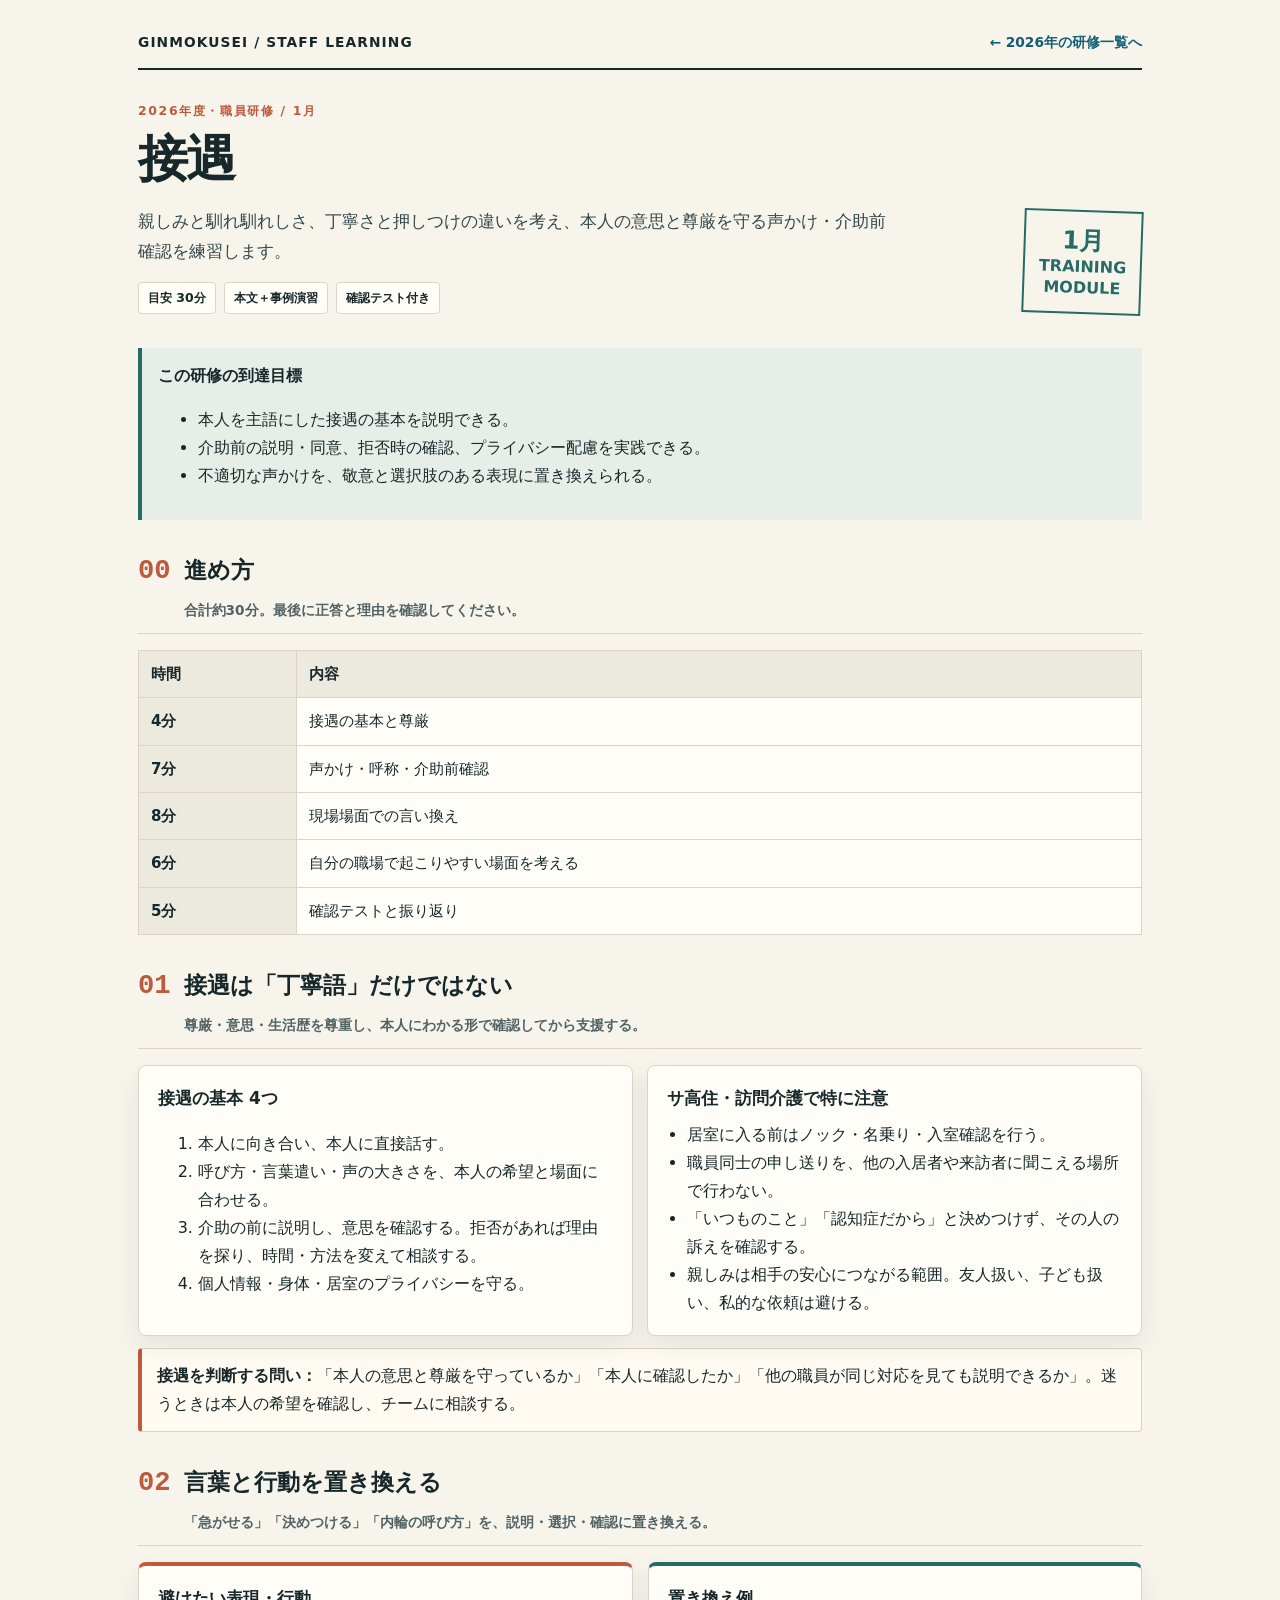
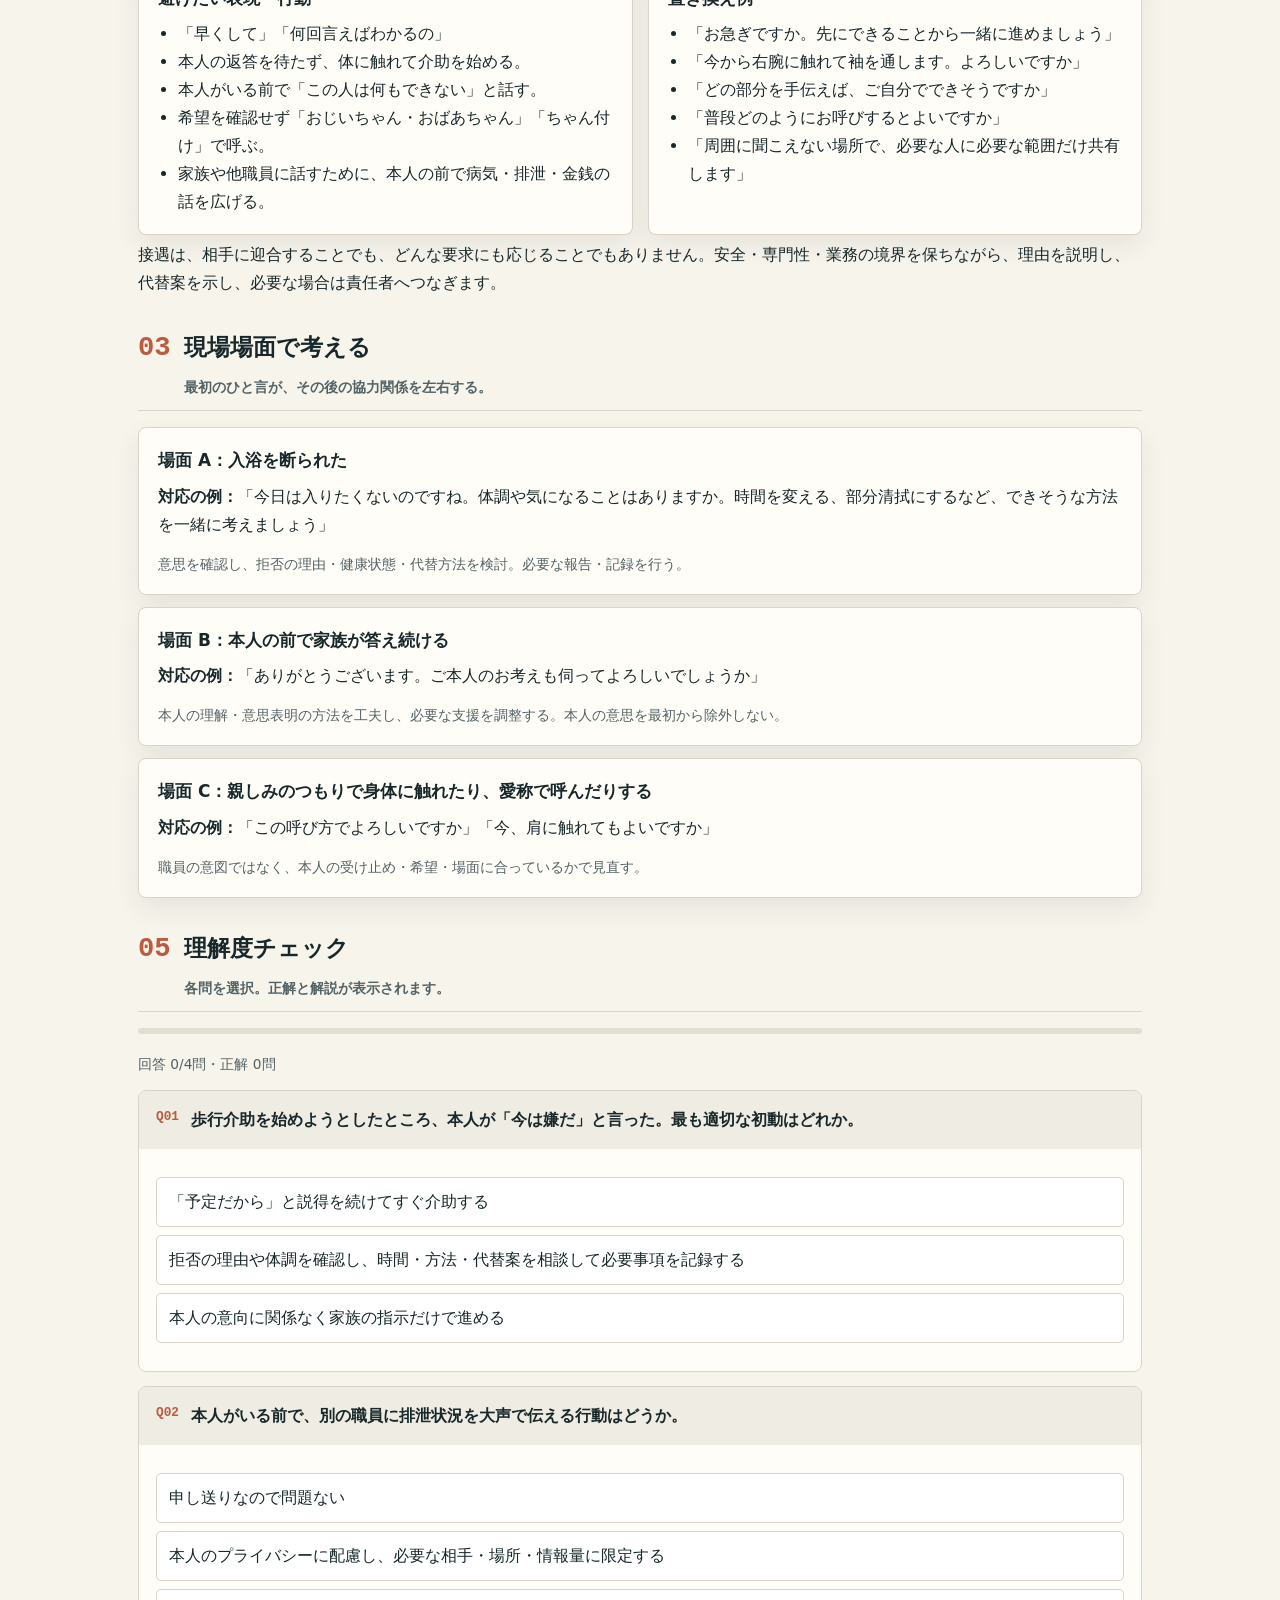
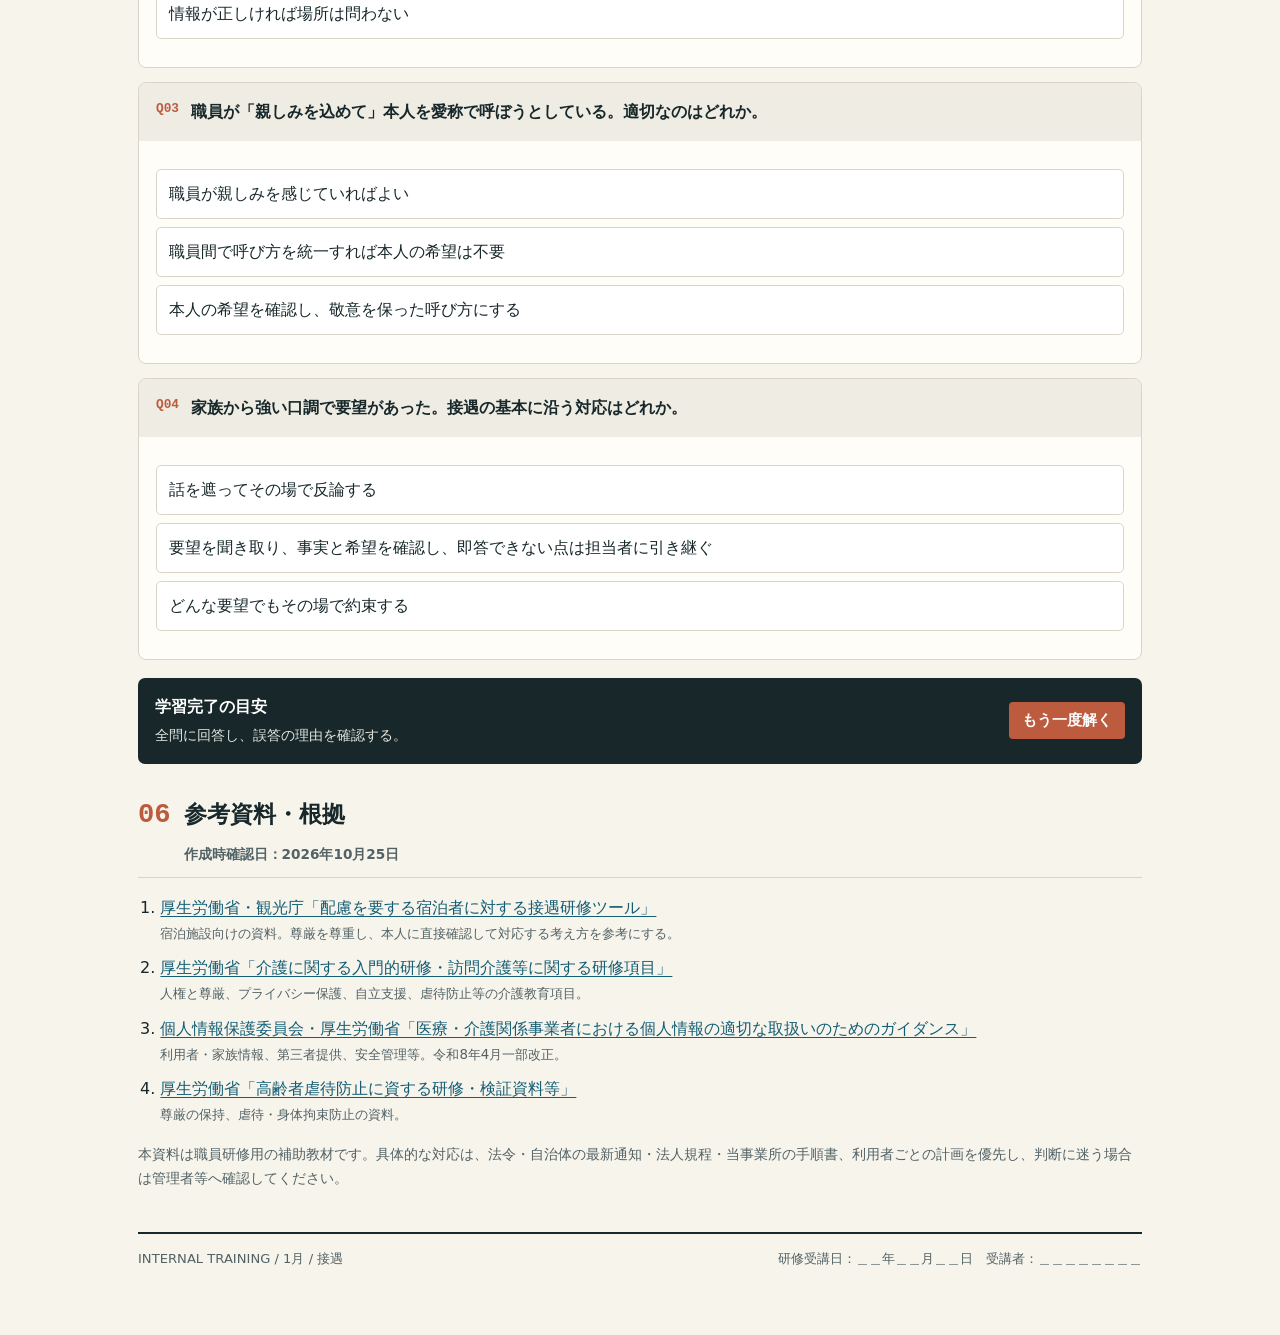
<file: 2026/2027_01.html>
<!doctype html>
<html lang="ja"><head><meta charset="utf-8"><meta name="viewport" content="width=device-width, initial-scale=1"><meta name="color-scheme" content="light"><title>接遇｜2026年度 研修資料</title><style>
:root{--ink:#17272a;--muted:#526265;--paper:#f7f4ec;--panel:#fffdf8;--line:#d9d4c7;--accent:#bc5b3e;--accent2:#276b66;--soft:#e7eee8;--warning:#fff0d5;--good:#e0f1e8;--bad:#fae4df;--shadow:0 10px 26px rgba(23,39,42,.08)}
*{box-sizing:border-box}html{scroll-behavior:smooth}body{margin:0;background:var(--paper);color:var(--ink);font-family:system-ui,-apple-system,"Segoe UI","Meiryo",sans-serif;line-height:1.75}a{color:#135d75;text-underline-offset:3px}a:hover{color:var(--accent)}.shell{max-width:1040px;margin:0 auto;padding:22px 18px 64px}.topbar{display:flex;align-items:center;justify-content:space-between;gap:16px;border-bottom:2px solid var(--ink);padding:8px 0 14px;font-size:.86rem;color:var(--muted)}.brand{font-weight:800;letter-spacing:.08em;color:var(--ink)}.hero{padding:30px 0 24px;display:grid;grid-template-columns:1fr auto;gap:20px;align-items:end}.kicker{font-size:.78rem;font-weight:800;letter-spacing:.13em;text-transform:uppercase;color:var(--accent)}h1{font-size:clamp(1.8rem,4vw,3.1rem);line-height:1.22;letter-spacing:-.035em;margin:.45rem 0 1rem;max-width:780px}h2{font-size:1.45rem;line-height:1.35;margin:0 0 14px}h3{font-size:1.06rem;margin:0 0 7px}p{margin:.35rem 0 .8rem}.lead{font-size:1.08rem;max-width:760px;color:#35474a}.meta{display:flex;flex-wrap:wrap;gap:8px;margin-top:16px}.tag{display:inline-block;font-size:.78rem;border:1px solid var(--line);border-radius:4px;padding:4px 9px;background:var(--panel);font-weight:700}.stamp{border:2px solid var(--accent2);color:var(--accent2);padding:13px 14px;text-align:center;min-width:116px;transform:rotate(2deg);font-weight:800;line-height:1.3}.stamp strong{display:block;font-size:1.55rem}.notice{padding:14px 16px;border-left:4px solid var(--accent2);background:var(--soft);margin:10px 0 22px}.notice.warn{border-color:#b77a22;background:var(--warning)}.grid{display:grid;grid-template-columns:repeat(2,minmax(0,1fr));gap:14px}.card{border:1px solid var(--line);background:var(--panel);padding:18px 19px;border-radius:8px;box-shadow:var(--shadow)}.card p:last-child,.card ul:last-child{margin-bottom:0}.card ul{padding-left:1.25rem;margin:.4rem 0}.section{margin-top:34px;scroll-margin-top:16px}.section-head{display:flex;align-items:baseline;gap:12px;border-bottom:1px solid var(--line);padding-bottom:10px;margin-bottom:16px}.num{font:800 1.7rem/1 ui-monospace,monospace;color:var(--accent);min-width:2.1rem}.sub{font-size:.85rem;color:var(--muted);font-weight:600}.steps{counter-reset:step;list-style:none;padding:0;margin:12px 0}.steps li{counter-increment:step;position:relative;padding:0 0 14px 48px;min-height:35px}.steps li:before{content:counter(step,decimal-leading-zero);position:absolute;left:0;top:0;width:33px;height:29px;display:grid;place-items:center;background:var(--ink);color:white;border-radius:4px;font:700 .8rem ui-monospace,monospace}.tablewrap{overflow-x:auto;margin:12px 0}.table{border-collapse:collapse;width:100%;background:var(--panel);font-size:.94rem}.table th,.table td{border:1px solid var(--line);padding:10px 12px;text-align:left;vertical-align:top}.table th{background:#ece9df}.callout{border:1px solid var(--line);border-left:4px solid var(--accent);background:#fffaf2;padding:13px 15px;border-radius:4px;margin:12px 0}.two-col{display:grid;grid-template-columns:1fr 1fr;gap:15px}.good{border-top:4px solid var(--accent2)}.avoid{border-top:4px solid var(--accent)}.quiz{border:1px solid var(--line);border-radius:8px;margin:14px 0;overflow:hidden;background:var(--panel)}.qhead{display:flex;gap:12px;align-items:flex-start;padding:15px 17px;background:#eeece3}.qnum{font:800 .8rem ui-monospace,monospace;color:var(--accent);white-space:nowrap;padding-top:3px}.qbody{padding:16px 17px}.choices{display:grid;gap:8px;margin:12px 0}.choice{display:block;width:100%;text-align:left;border:1px solid var(--line);background:white;color:var(--ink);padding:10px 12px;border-radius:5px;font:inherit;cursor:pointer}.choice:hover{border-color:var(--accent2);background:#f3f8f4}.choice:focus-visible,button:focus-visible,a:focus-visible{outline:3px solid #d79b35;outline-offset:2px}.choice:disabled{cursor:default;opacity:.85}.feedback{display:none;padding:12px 14px;border-radius:5px;margin-top:10px}.feedback.show{display:block}.feedback.correct{background:var(--good);border:1px solid #9bc8ae}.feedback.incorrect{background:var(--bad);border:1px solid #e1b1a5}.quiz-summary{display:flex;align-items:center;justify-content:space-between;gap:12px;background:var(--ink);color:#fff;padding:15px 17px;border-radius:7px;margin-top:18px}.quiz-summary button,.action{border:0;border-radius:4px;padding:9px 13px;background:var(--accent);color:#fff;font:700 .92rem system-ui;cursor:pointer}.quiz-summary button{font:700 .92rem system-ui}.worksheet{display:grid;gap:14px}.worksheet label{display:block;font-weight:750;margin-bottom:5px}.worksheet textarea,.worksheet input{width:100%;font:inherit;border:1px solid #bcb8ac;background:#fffdf9;padding:10px;border-radius:5px}.worksheet textarea{min-height:88px;resize:vertical}.refs{padding-left:1.4rem}.refs li{margin-bottom:9px}.refs small{display:block;color:var(--muted)}.footer{margin-top:42px;border-top:2px solid var(--ink);padding-top:14px;color:var(--muted);font-size:.82rem;display:flex;justify-content:space-between;gap:10px;flex-wrap:wrap}.navback{font-weight:700;text-decoration:none}.print-only{display:none}.bar{height:6px;background:#e2ded2;border-radius:8px;overflow:hidden;margin:10px 0 18px}.bar span{display:block;height:100%;width:0;background:var(--accent2);transition:width .25s}.small{font-size:.86rem;color:var(--muted)}.checklist{display:grid;gap:8px}.checklist label{display:flex;gap:9px;align-items:flex-start;padding:8px 10px;border:1px solid var(--line);border-radius:5px;background:#fffdf9}.checklist input{margin-top:6px;accent-color:var(--accent2)}
@media(max-width:700px){.hero{grid-template-columns:1fr}.stamp{justify-self:start;transform:none}.grid,.two-col{grid-template-columns:1fr}.topbar{align-items:flex-start;flex-direction:column}.section-head{gap:8px}.shell{padding:14px 12px 40px}.table{font-size:.88rem}}
@media print{body{background:white;color:black;font-size:10.5pt}.shell{max-width:none;padding:0}.topbar{border-bottom:1px solid #333}.hero{padding:14px 0}.stamp{display:none}.card,.quiz,.notice,.callout{box-shadow:none;break-inside:avoid}.section{break-inside:avoid-page;margin-top:22px}button,.navback,.bar{display:none!important}.feedback{display:block!important}.quiz .choice{border-color:#aaa}.footer{margin-top:20px}.print-only{display:block}a{color:black;text-decoration:none}.refs a:after{content:" (" attr(href) ")";font-size:8pt;word-break:break-all}.worksheet textarea{min-height:60px}}
</style></head>
<body><div class="shell"><div class="topbar"><span class="brand">GINMOKUSEI / STAFF LEARNING</span><a class="navback" href="index.html">← 2026年の研修一覧へ</a></div>
<header class="hero"><div><div class="kicker">2026年度・職員研修 / 1月</div><h1>接遇</h1><p class="lead">親しみと馴れ馴れしさ、丁寧さと押しつけの違いを考え、本人の意思と尊厳を守る声かけ・介助前確認を練習します。</p><div class="meta"><span class="tag">目安 30分</span><span class="tag">本文＋事例演習</span><span class="tag">確認テスト付き</span></div></div><div class="stamp"><strong>1月</strong>TRAINING<br>MODULE</div></header>

<div class="notice"><strong>この研修の到達目標</strong><ul><li>本人を主語にした接遇の基本を説明できる。</li><li>介助前の説明・同意、拒否時の確認、プライバシー配慮を実践できる。</li><li>不適切な声かけを、敬意と選択肢のある表現に置き換えられる。</li></ul></div>
<div class="section"><div class="section-head"><span class="num">00</span><div><h2>進め方</h2><div class="sub">合計約30分。最後に正答と理由を確認してください。</div></div></div><div class="tablewrap"><table class="table"><thead><tr><th>時間</th><th>内容</th></tr></thead><tbody><tr><th>4分</th><td>接遇の基本と尊厳</td></tr><tr><th>7分</th><td>声かけ・呼称・介助前確認</td></tr><tr><th>8分</th><td>現場場面での言い換え</td></tr><tr><th>6分</th><td>自分の職場で起こりやすい場面を考える</td></tr><tr><th>5分</th><td>確認テストと振り返り</td></tr></tbody></table></div></div>
<section class="section" id="basics"><div class="section-head"><span class="num">01</span><div><h2>接遇は「丁寧語」だけではない</h2><div class="sub">尊厳・意思・生活歴を尊重し、本人にわかる形で確認してから支援する。</div></div></div>
<div class="grid"><article class="card"><h3>接遇の基本 4つ</h3><ol><li>本人に向き合い、本人に直接話す。</li><li>呼び方・言葉遣い・声の大きさを、本人の希望と場面に合わせる。</li><li>介助の前に説明し、意思を確認する。拒否があれば理由を探り、時間・方法を変えて相談する。</li><li>個人情報・身体・居室のプライバシーを守る。</li></ol></article><article class="card"><h3>サ高住・訪問介護で特に注意</h3><ul><li>居室に入る前はノック・名乗り・入室確認を行う。</li><li>職員同士の申し送りを、他の入居者や来訪者に聞こえる場所で行わない。</li><li>「いつものこと」「認知症だから」と決めつけず、その人の訴えを確認する。</li><li>親しみは相手の安心につながる範囲。友人扱い、子ども扱い、私的な依頼は避ける。</li></ul></article></div>
<div class="callout"><strong>接遇を判断する問い：</strong>「本人の意思と尊厳を守っているか」「本人に確認したか」「他の職員が同じ対応を見ても説明できるか」。迷うときは本人の希望を確認し、チームに相談する。</div></section><section class="section" id="language"><div class="section-head"><span class="num">02</span><div><h2>言葉と行動を置き換える</h2><div class="sub">「急がせる」「決めつける」「内輪の呼び方」を、説明・選択・確認に置き換える。</div></div></div>
<div class="two-col"><article class="card avoid"><h3>避けたい表現・行動</h3><ul><li>「早くして」「何回言えばわかるの」</li><li>本人の返答を待たず、体に触れて介助を始める。</li><li>本人がいる前で「この人は何もできない」と話す。</li><li>希望を確認せず「おじいちゃん・おばあちゃん」「ちゃん付け」で呼ぶ。</li><li>家族や他職員に話すために、本人の前で病気・排泄・金銭の話を広げる。</li></ul></article><article class="card good"><h3>置き換え例</h3><ul><li>「お急ぎですか。先にできることから一緒に進めましょう」</li><li>「今から右腕に触れて袖を通します。よろしいですか」</li><li>「どの部分を手伝えば、ご自分でできそうですか」</li><li>「普段どのようにお呼びするとよいですか」</li><li>「周囲に聞こえない場所で、必要な人に必要な範囲だけ共有します」</li></ul></article></div>
<p>接遇は、相手に迎合することでも、どんな要求にも応じることでもありません。安全・専門性・業務の境界を保ちながら、理由を説明し、代替案を示し、必要な場合は責任者へつなぎます。</p></section><section class="section" id="scenes"><div class="section-head"><span class="num">03</span><div><h2>現場場面で考える</h2><div class="sub">最初のひと言が、その後の協力関係を左右する。</div></div></div>
<div class="card"><h3>場面 A：入浴を断られた</h3><p><strong>対応の例：</strong>「今日は入りたくないのですね。体調や気になることはありますか。時間を変える、部分清拭にするなど、できそうな方法を一緒に考えましょう」</p><p class="small">意思を確認し、拒否の理由・健康状態・代替方法を検討。必要な報告・記録を行う。</p></div>
<div class="card" style="margin-top:12px"><h3>場面 B：本人の前で家族が答え続ける</h3><p><strong>対応の例：</strong>「ありがとうございます。ご本人のお考えも伺ってよろしいでしょうか」</p><p class="small">本人の理解・意思表明の方法を工夫し、必要な支援を調整する。本人の意思を最初から除外しない。</p></div>
<div class="card" style="margin-top:12px"><h3>場面 C：親しみのつもりで身体に触れたり、愛称で呼んだりする</h3><p><strong>対応の例：</strong>「この呼び方でよろしいですか」「今、肩に触れてもよいですか」</p><p class="small">職員の意図ではなく、本人の受け止め・希望・場面に合っているかで見直す。</p></div></section>
<div class="section" id="quiz"><div class="section-head"><span class="num">05</span><div><h2>理解度チェック</h2><div class="sub">各問を選択。正解と解説が表示されます。</div></div></div><div class="bar" aria-label="回答進捗"><span id="quiz-progress"></span></div><p id="quiz-status" class="small" aria-live="polite">回答 0問</p><article class="quiz" data-explanation="本人の意思を確認し、安全と必要性を評価したうえで方法を調整する。必要な報告・記録も行う。"><div class="qhead"><span class="qnum">Q01</span><strong>歩行介助を始めようとしたところ、本人が「今は嫌だ」と言った。最も適切な初動はどれか。</strong></div><div class="qbody"><div class="choices"><button class="choice" data-correct="false">「予定だから」と説得を続けてすぐ介助する</button><button class="choice" data-correct="true">拒否の理由や体調を確認し、時間・方法・代替案を相談して必要事項を記録する</button><button class="choice" data-correct="false">本人の意向に関係なく家族の指示だけで進める</button></div><div class="feedback" aria-live="polite"></div></div></article><article class="quiz" data-explanation="正確な情報でも、共有する相手・目的・場所・範囲を考える。医療・介護情報の安全管理が必要。"><div class="qhead"><span class="qnum">Q02</span><strong>本人がいる前で、別の職員に排泄状況を大声で伝える行動はどうか。</strong></div><div class="qbody"><div class="choices"><button class="choice" data-correct="false">申し送りなので問題ない</button><button class="choice" data-correct="true">本人のプライバシーに配慮し、必要な相手・場所・情報量に限定する</button><button class="choice" data-correct="false">情報が正しければ場所は問わない</button></div><div class="feedback" aria-live="polite"></div></div></article><article class="quiz" data-explanation="接遇は職員の意図だけで判断しない。本人の希望、尊厳、場面に合った対応を確認する。"><div class="qhead"><span class="qnum">Q03</span><strong>職員が「親しみを込めて」本人を愛称で呼ぼうとしている。適切なのはどれか。</strong></div><div class="qbody"><div class="choices"><button class="choice" data-correct="false">職員が親しみを感じていればよい</button><button class="choice" data-correct="false">職員間で呼び方を統一すれば本人の希望は不要</button><button class="choice" data-correct="true">本人の希望を確認し、敬意を保った呼び方にする</button></div><div class="feedback" aria-live="polite"></div></div></article><article class="quiz" data-explanation="落ち着いて傾聴し、事実・希望・安全上の制約を整理する。権限外の約束はせず、記録して適切に引き継ぐ。"><div class="qhead"><span class="qnum">Q04</span><strong>家族から強い口調で要望があった。接遇の基本に沿う対応はどれか。</strong></div><div class="qbody"><div class="choices"><button class="choice" data-correct="false">話を遮ってその場で反論する</button><button class="choice" data-correct="true">要望を聞き取り、事実と希望を確認し、即答できない点は担当者に引き継ぐ</button><button class="choice" data-correct="false">どんな要望でもその場で約束する</button></div><div class="feedback" aria-live="polite"></div></div></article><div class="quiz-summary"><div><strong>学習完了の目安</strong><br><span class="small" style="color:#e5e7e1">全問に回答し、誤答の理由を確認する。</span></div><button id="reset-quiz" type="button">もう一度解く</button></div></div>
<div class="section" id="references"><div class="section-head"><span class="num">06</span><div><h2>参考資料・根拠</h2><div class="sub">作成時確認日：2026年10月25日</div></div></div><ol class="refs"><li><a href="https://www.mhlw.go.jp/kaiseiryokangyohou/download/pamphlet_dl_2.pdf" target="_blank" rel="noopener">厚生労働省・観光庁「配慮を要する宿泊者に対する接遇研修ツール」</a><small>宿泊施設向けの資料。尊厳を尊重し、本人に直接確認して対応する考え方を参考にする。</small></li><li><a href="https://www.mhlw.go.jp/content/12300000/001684747.pdf" target="_blank" rel="noopener">厚生労働省「介護に関する入門的研修・訪問介護等に関する研修項目」</a><small>人権と尊厳、プライバシー保護、自立支援、虐待防止等の介護教育項目。</small></li><li><a href="https://www.ppc.go.jp/personalinfo/legal/iryoukaigo_guidance/" target="_blank" rel="noopener">個人情報保護委員会・厚生労働省「医療・介護関係事業者における個人情報の適切な取扱いのためのガイダンス」</a><small>利用者・家族情報、第三者提供、安全管理等。令和8年4月一部改正。</small></li><li><a href="https://www.mhlw.go.jp/stf/newpage_22750.html" target="_blank" rel="noopener">厚生労働省「高齢者虐待防止に資する研修・検証資料等」</a><small>尊厳の保持、虐待・身体拘束防止の資料。</small></li></ol><p class="small">本資料は職員研修用の補助教材です。具体的な対応は、法令・自治体の最新通知・法人規程・当事業所の手順書、利用者ごとの計画を優先し、判断に迷う場合は管理者等へ確認してください。</p></div>
<div class="footer"><span>INTERNAL TRAINING / 1月 / 接遇</span><span>研修受講日：＿＿年＿＿月＿＿日　受講者：＿＿＿＿＿＿＿＿</span></div><div class="print-only">印刷して研修記録とあわせて保管する場合は、事業所の運用ルールに従ってください。</div></div><script>
(function(){
 const qs=[...document.querySelectorAll('.quiz')];
 function update(){let done=0,correct=0;qs.forEach(q=>{if(q.dataset.answered==='1'){done++;if(q.dataset.correct==='1')correct++;}});const bar=document.querySelector('#quiz-progress');if(bar)bar.style.width=(qs.length?done/qs.length*100:0)+'%';const text=document.querySelector('#quiz-status');if(text)text.textContent=`回答 ${done}/${qs.length}問・正解 ${correct}問`;}
 qs.forEach(q=>{q.querySelectorAll('.choice').forEach(btn=>btn.addEventListener('click',()=>{if(q.dataset.answered==='1')return;const ok=btn.dataset.correct==='true';q.dataset.answered='1';q.dataset.correct=ok?'1':'0';q.querySelectorAll('.choice').forEach(b=>{b.disabled=true;if(b.dataset.correct==='true')b.style.borderColor='#276b66';});const fb=q.querySelector('.feedback');fb.classList.add('show',ok?'correct':'incorrect');fb.innerHTML=(ok?'<strong>正解です。</strong> ':'<strong>確認してください。</strong> ')+q.dataset.explanation;update();}));});
 const reset=document.querySelector('#reset-quiz');if(reset)reset.addEventListener('click',()=>{qs.forEach(q=>{delete q.dataset.answered;delete q.dataset.correct;q.querySelectorAll('.choice').forEach(b=>{b.disabled=false;b.style.borderColor='';});const f=q.querySelector('.feedback');f.className='feedback';f.textContent='';});update();window.scrollTo({top:document.querySelector('#quiz')?.offsetTop||0,behavior:'smooth'});});
 const print=document.querySelector('#print-page');if(print)print.addEventListener('click',()=>window.print());
 const save=document.querySelector('#copy-worksheet');if(save)save.addEventListener('click',()=>{const vals=[...document.querySelectorAll('.worksheet [data-label]')].map(x=>x.dataset.label+'\n'+x.value.trim()).join('\n\n');if(navigator.clipboard&&navigator.clipboard.writeText){navigator.clipboard.writeText(vals).then(()=>{save.textContent='記入内容をコピーしました';setTimeout(()=>save.textContent='記入内容をコピー',1800)}).catch(()=>alert(vals));}else{const ta=document.createElement('textarea');ta.value=vals;document.body.append(ta);ta.select();document.execCommand('copy');ta.remove();save.textContent='記入内容をコピーしました';}});
 update();
})();
</script></body></html>
</file>
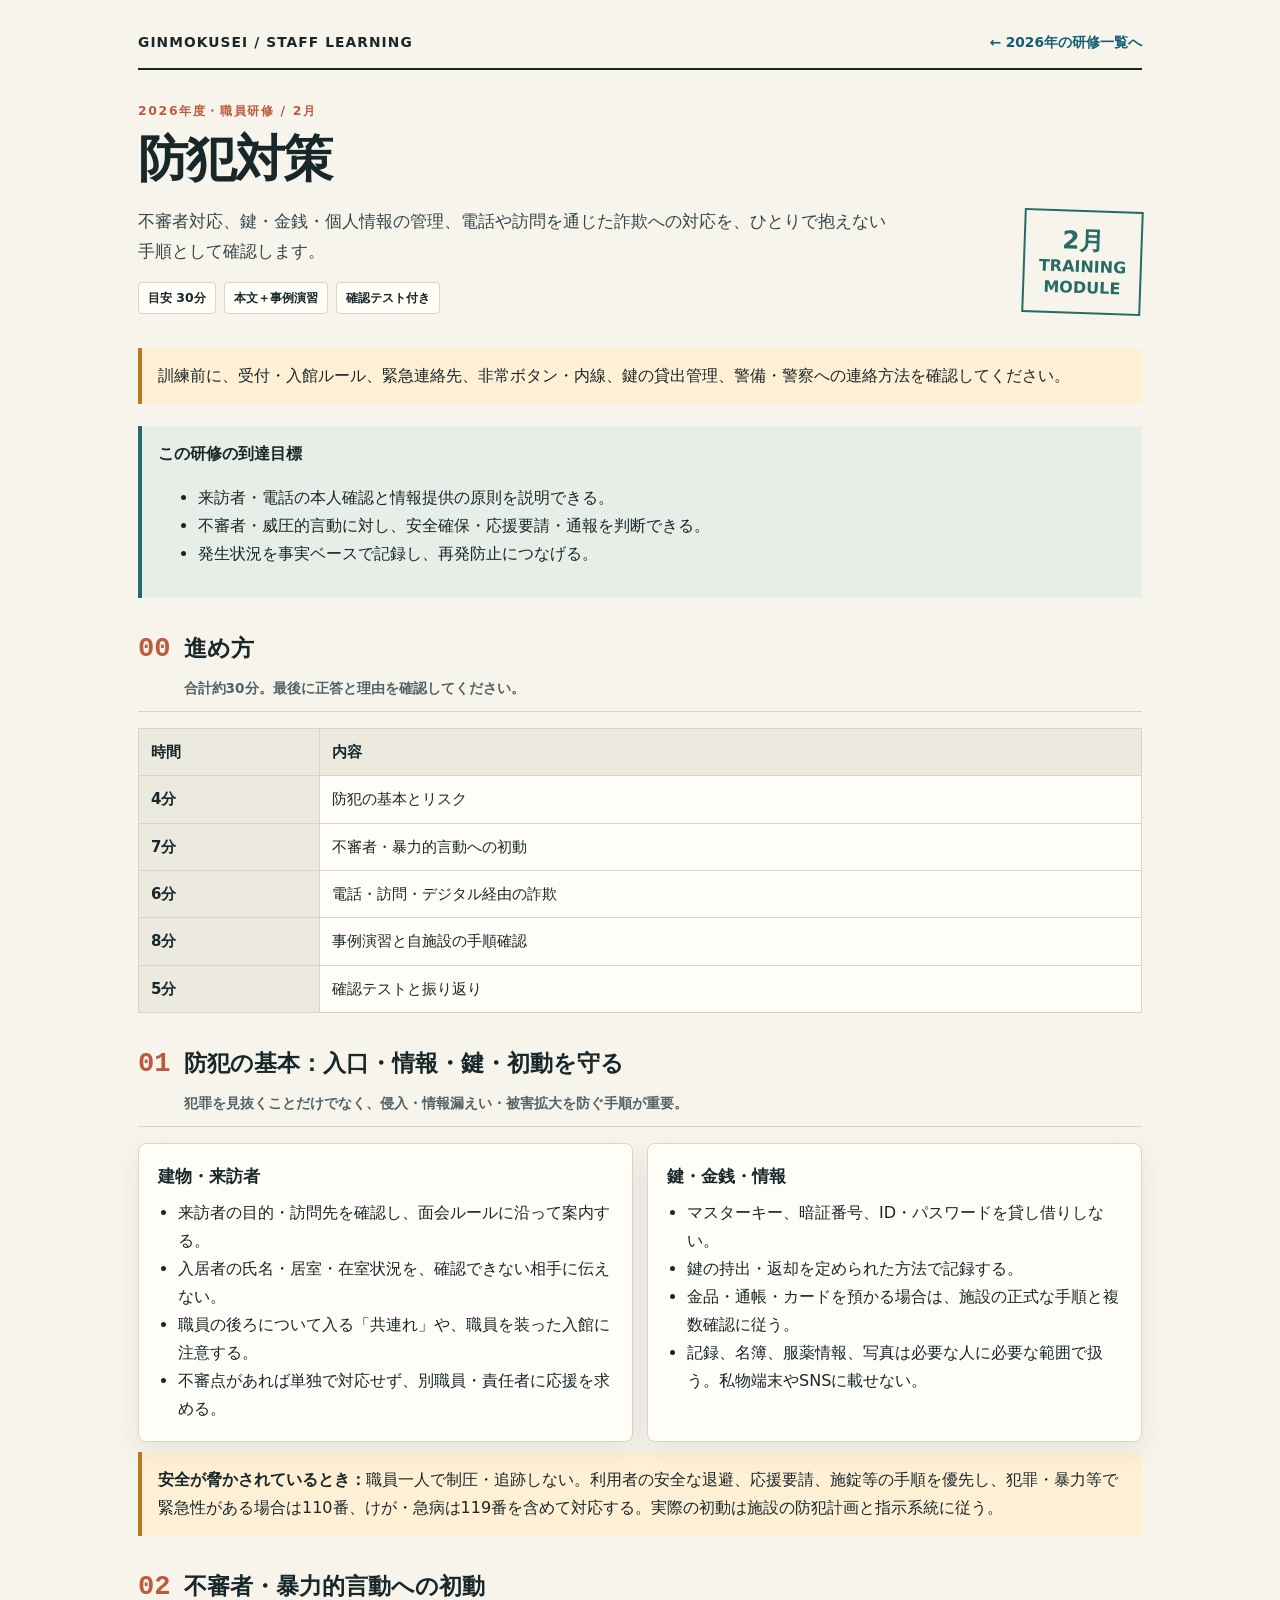
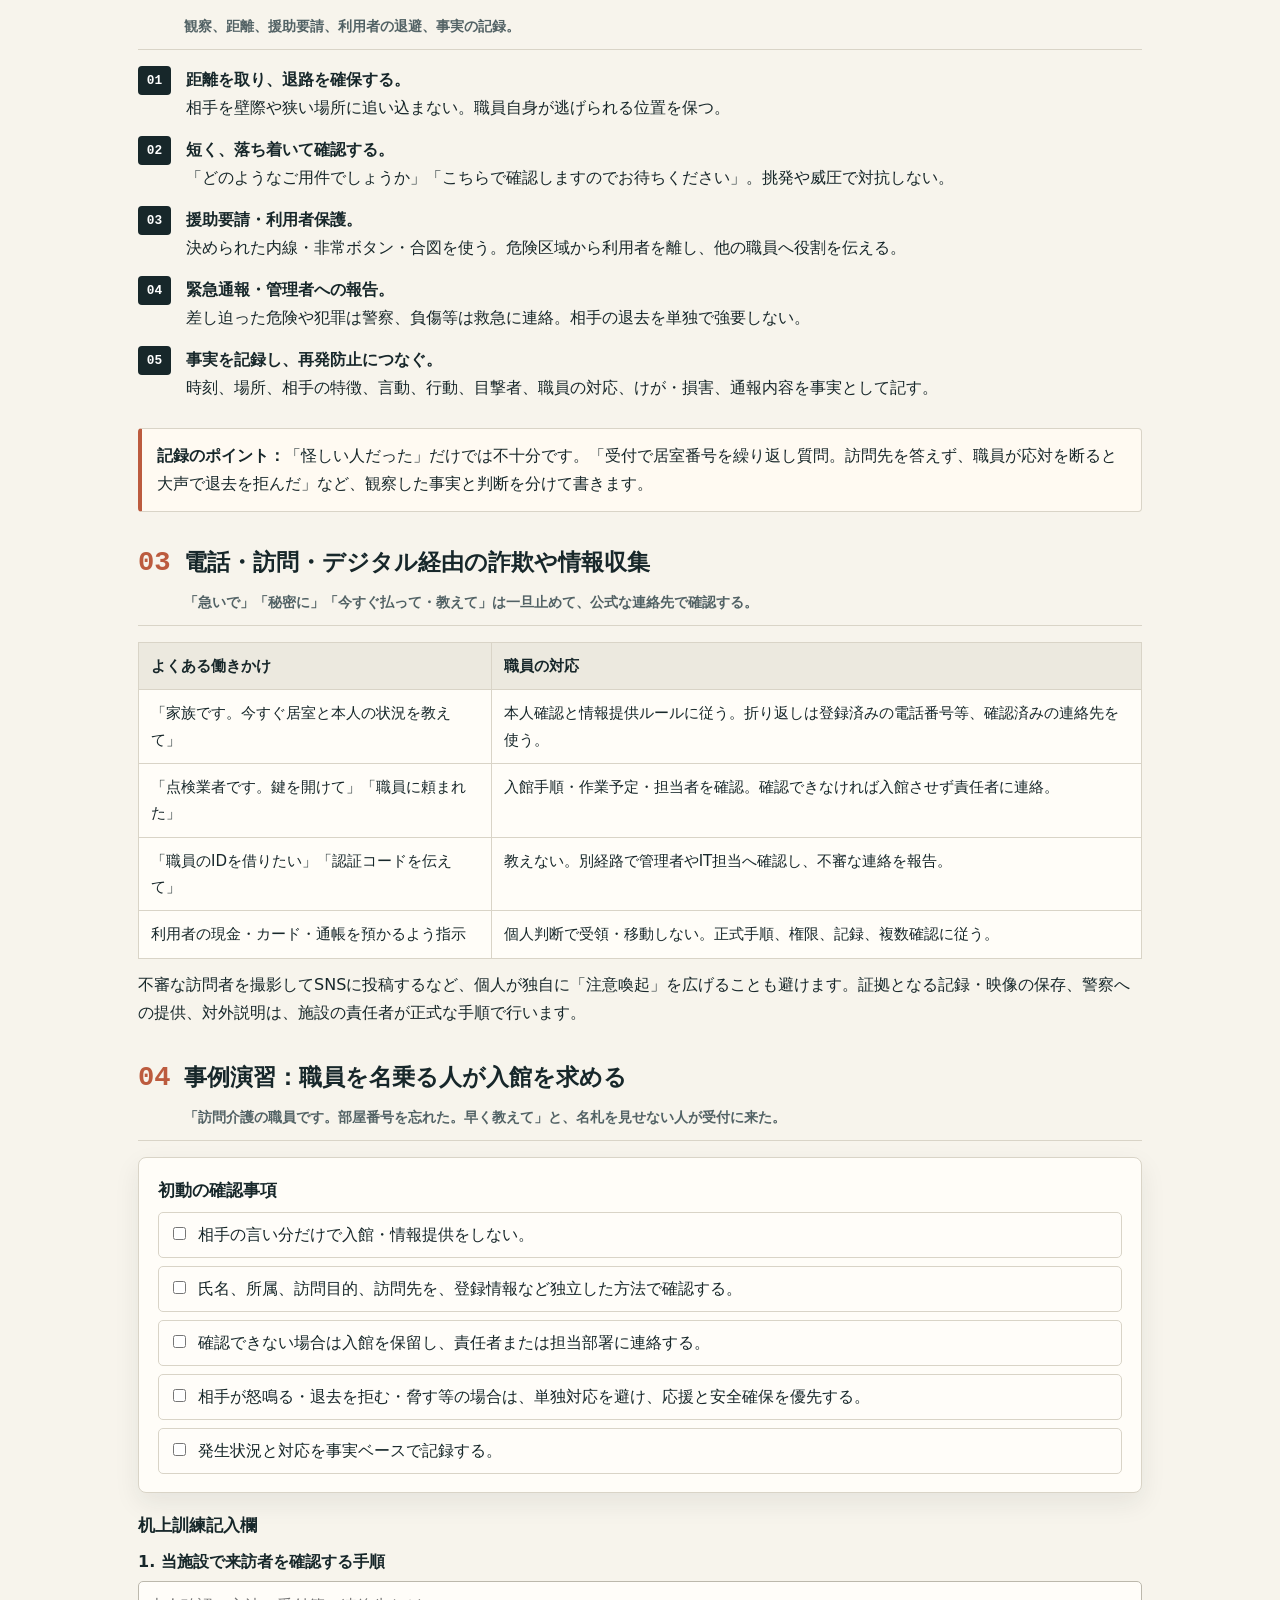
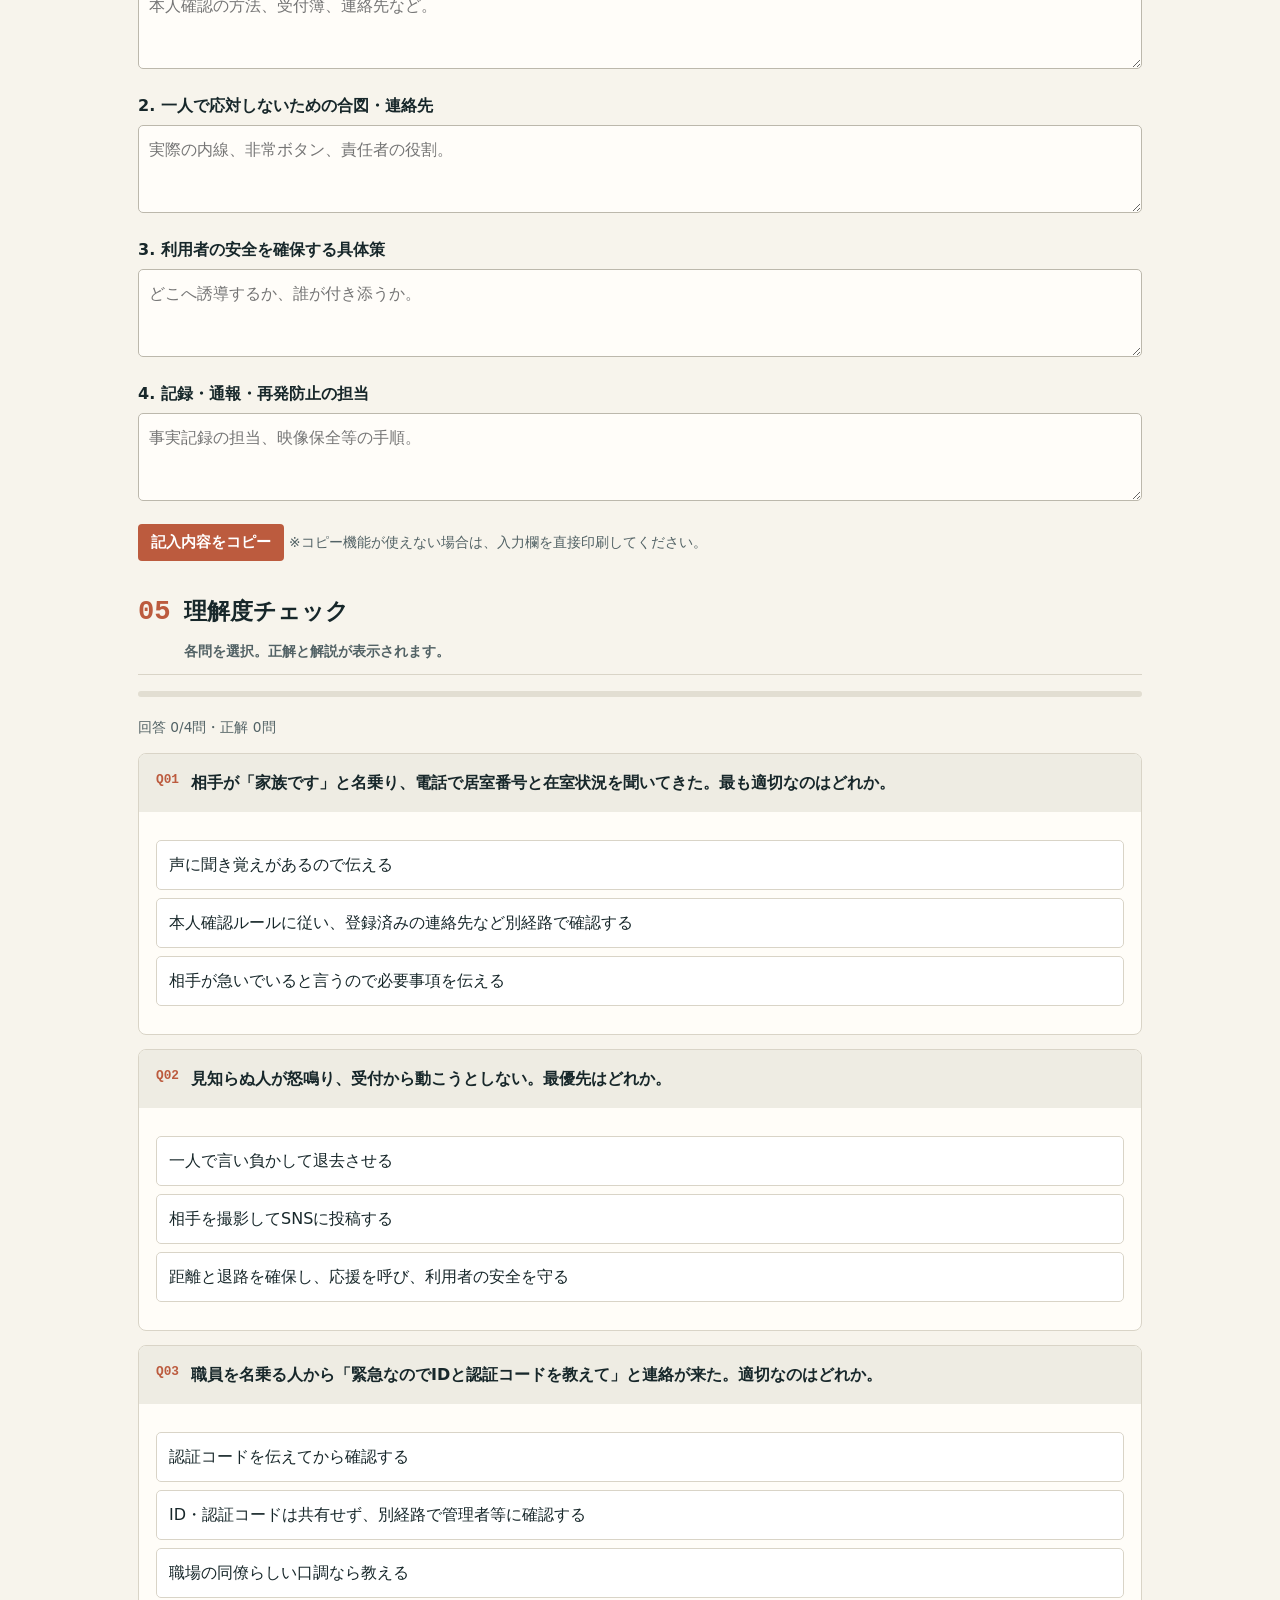
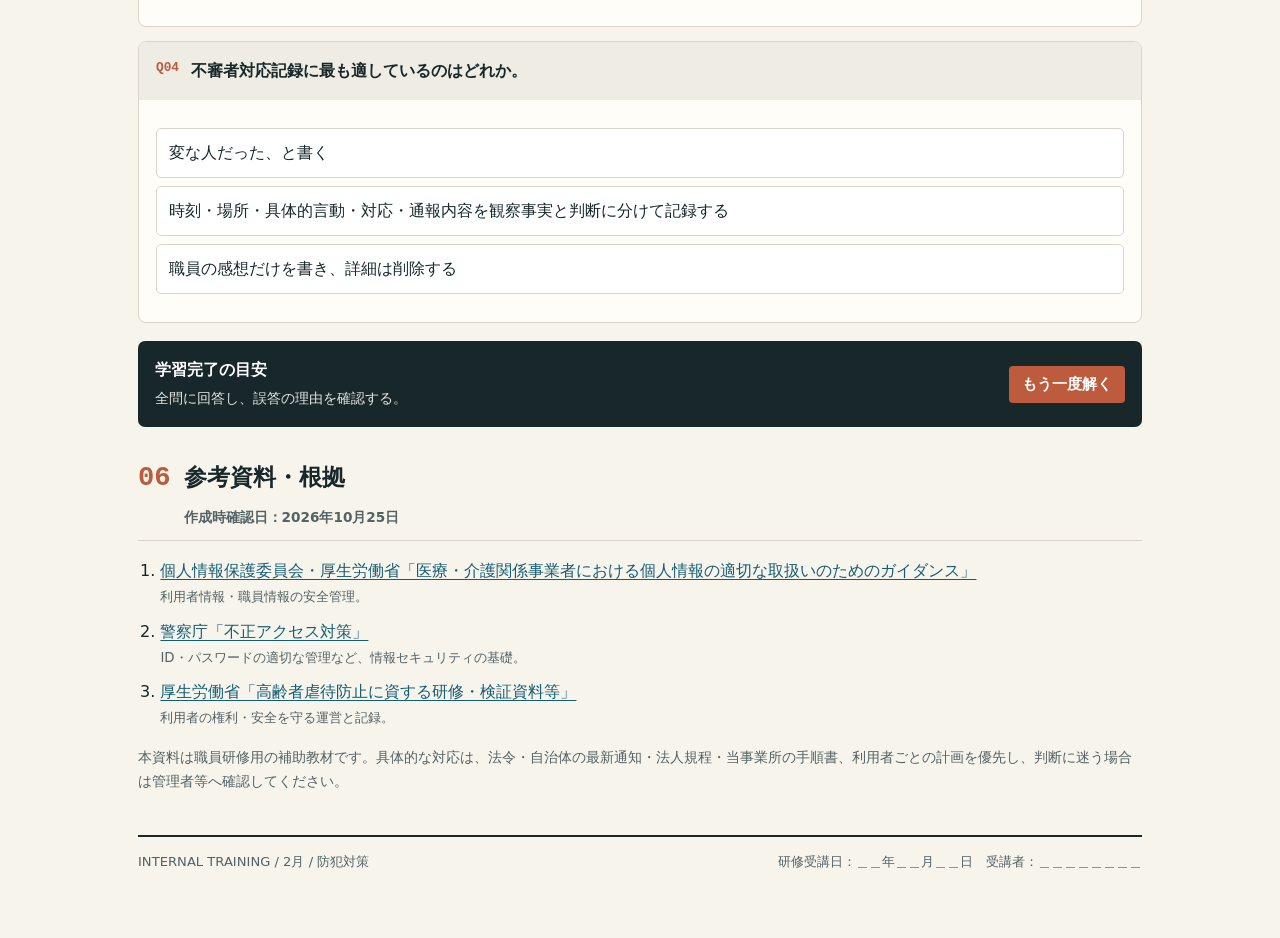
<file: 2026/2027_02.html>
<!doctype html>
<html lang="ja"><head><meta charset="utf-8"><meta name="viewport" content="width=device-width, initial-scale=1"><meta name="color-scheme" content="light"><title>防犯対策｜2026年度 研修資料</title><style>
:root{--ink:#17272a;--muted:#526265;--paper:#f7f4ec;--panel:#fffdf8;--line:#d9d4c7;--accent:#bc5b3e;--accent2:#276b66;--soft:#e7eee8;--warning:#fff0d5;--good:#e0f1e8;--bad:#fae4df;--shadow:0 10px 26px rgba(23,39,42,.08)}
*{box-sizing:border-box}html{scroll-behavior:smooth}body{margin:0;background:var(--paper);color:var(--ink);font-family:system-ui,-apple-system,"Segoe UI","Meiryo",sans-serif;line-height:1.75}a{color:#135d75;text-underline-offset:3px}a:hover{color:var(--accent)}.shell{max-width:1040px;margin:0 auto;padding:22px 18px 64px}.topbar{display:flex;align-items:center;justify-content:space-between;gap:16px;border-bottom:2px solid var(--ink);padding:8px 0 14px;font-size:.86rem;color:var(--muted)}.brand{font-weight:800;letter-spacing:.08em;color:var(--ink)}.hero{padding:30px 0 24px;display:grid;grid-template-columns:1fr auto;gap:20px;align-items:end}.kicker{font-size:.78rem;font-weight:800;letter-spacing:.13em;text-transform:uppercase;color:var(--accent)}h1{font-size:clamp(1.8rem,4vw,3.1rem);line-height:1.22;letter-spacing:-.035em;margin:.45rem 0 1rem;max-width:780px}h2{font-size:1.45rem;line-height:1.35;margin:0 0 14px}h3{font-size:1.06rem;margin:0 0 7px}p{margin:.35rem 0 .8rem}.lead{font-size:1.08rem;max-width:760px;color:#35474a}.meta{display:flex;flex-wrap:wrap;gap:8px;margin-top:16px}.tag{display:inline-block;font-size:.78rem;border:1px solid var(--line);border-radius:4px;padding:4px 9px;background:var(--panel);font-weight:700}.stamp{border:2px solid var(--accent2);color:var(--accent2);padding:13px 14px;text-align:center;min-width:116px;transform:rotate(2deg);font-weight:800;line-height:1.3}.stamp strong{display:block;font-size:1.55rem}.notice{padding:14px 16px;border-left:4px solid var(--accent2);background:var(--soft);margin:10px 0 22px}.notice.warn{border-color:#b77a22;background:var(--warning)}.grid{display:grid;grid-template-columns:repeat(2,minmax(0,1fr));gap:14px}.card{border:1px solid var(--line);background:var(--panel);padding:18px 19px;border-radius:8px;box-shadow:var(--shadow)}.card p:last-child,.card ul:last-child{margin-bottom:0}.card ul{padding-left:1.25rem;margin:.4rem 0}.section{margin-top:34px;scroll-margin-top:16px}.section-head{display:flex;align-items:baseline;gap:12px;border-bottom:1px solid var(--line);padding-bottom:10px;margin-bottom:16px}.num{font:800 1.7rem/1 ui-monospace,monospace;color:var(--accent);min-width:2.1rem}.sub{font-size:.85rem;color:var(--muted);font-weight:600}.steps{counter-reset:step;list-style:none;padding:0;margin:12px 0}.steps li{counter-increment:step;position:relative;padding:0 0 14px 48px;min-height:35px}.steps li:before{content:counter(step,decimal-leading-zero);position:absolute;left:0;top:0;width:33px;height:29px;display:grid;place-items:center;background:var(--ink);color:white;border-radius:4px;font:700 .8rem ui-monospace,monospace}.tablewrap{overflow-x:auto;margin:12px 0}.table{border-collapse:collapse;width:100%;background:var(--panel);font-size:.94rem}.table th,.table td{border:1px solid var(--line);padding:10px 12px;text-align:left;vertical-align:top}.table th{background:#ece9df}.callout{border:1px solid var(--line);border-left:4px solid var(--accent);background:#fffaf2;padding:13px 15px;border-radius:4px;margin:12px 0}.two-col{display:grid;grid-template-columns:1fr 1fr;gap:15px}.good{border-top:4px solid var(--accent2)}.avoid{border-top:4px solid var(--accent)}.quiz{border:1px solid var(--line);border-radius:8px;margin:14px 0;overflow:hidden;background:var(--panel)}.qhead{display:flex;gap:12px;align-items:flex-start;padding:15px 17px;background:#eeece3}.qnum{font:800 .8rem ui-monospace,monospace;color:var(--accent);white-space:nowrap;padding-top:3px}.qbody{padding:16px 17px}.choices{display:grid;gap:8px;margin:12px 0}.choice{display:block;width:100%;text-align:left;border:1px solid var(--line);background:white;color:var(--ink);padding:10px 12px;border-radius:5px;font:inherit;cursor:pointer}.choice:hover{border-color:var(--accent2);background:#f3f8f4}.choice:focus-visible,button:focus-visible,a:focus-visible{outline:3px solid #d79b35;outline-offset:2px}.choice:disabled{cursor:default;opacity:.85}.feedback{display:none;padding:12px 14px;border-radius:5px;margin-top:10px}.feedback.show{display:block}.feedback.correct{background:var(--good);border:1px solid #9bc8ae}.feedback.incorrect{background:var(--bad);border:1px solid #e1b1a5}.quiz-summary{display:flex;align-items:center;justify-content:space-between;gap:12px;background:var(--ink);color:#fff;padding:15px 17px;border-radius:7px;margin-top:18px}.quiz-summary button,.action{border:0;border-radius:4px;padding:9px 13px;background:var(--accent);color:#fff;font:700 .92rem system-ui;cursor:pointer}.quiz-summary button{font:700 .92rem system-ui}.worksheet{display:grid;gap:14px}.worksheet label{display:block;font-weight:750;margin-bottom:5px}.worksheet textarea,.worksheet input{width:100%;font:inherit;border:1px solid #bcb8ac;background:#fffdf9;padding:10px;border-radius:5px}.worksheet textarea{min-height:88px;resize:vertical}.refs{padding-left:1.4rem}.refs li{margin-bottom:9px}.refs small{display:block;color:var(--muted)}.footer{margin-top:42px;border-top:2px solid var(--ink);padding-top:14px;color:var(--muted);font-size:.82rem;display:flex;justify-content:space-between;gap:10px;flex-wrap:wrap}.navback{font-weight:700;text-decoration:none}.print-only{display:none}.bar{height:6px;background:#e2ded2;border-radius:8px;overflow:hidden;margin:10px 0 18px}.bar span{display:block;height:100%;width:0;background:var(--accent2);transition:width .25s}.small{font-size:.86rem;color:var(--muted)}.checklist{display:grid;gap:8px}.checklist label{display:flex;gap:9px;align-items:flex-start;padding:8px 10px;border:1px solid var(--line);border-radius:5px;background:#fffdf9}.checklist input{margin-top:6px;accent-color:var(--accent2)}
@media(max-width:700px){.hero{grid-template-columns:1fr}.stamp{justify-self:start;transform:none}.grid,.two-col{grid-template-columns:1fr}.topbar{align-items:flex-start;flex-direction:column}.section-head{gap:8px}.shell{padding:14px 12px 40px}.table{font-size:.88rem}}
@media print{body{background:white;color:black;font-size:10.5pt}.shell{max-width:none;padding:0}.topbar{border-bottom:1px solid #333}.hero{padding:14px 0}.stamp{display:none}.card,.quiz,.notice,.callout{box-shadow:none;break-inside:avoid}.section{break-inside:avoid-page;margin-top:22px}button,.navback,.bar{display:none!important}.feedback{display:block!important}.quiz .choice{border-color:#aaa}.footer{margin-top:20px}.print-only{display:block}a{color:black;text-decoration:none}.refs a:after{content:" (" attr(href) ")";font-size:8pt;word-break:break-all}.worksheet textarea{min-height:60px}}
</style></head>
<body><div class="shell"><div class="topbar"><span class="brand">GINMOKUSEI / STAFF LEARNING</span><a class="navback" href="index.html">← 2026年の研修一覧へ</a></div>
<header class="hero"><div><div class="kicker">2026年度・職員研修 / 2月</div><h1>防犯対策</h1><p class="lead">不審者対応、鍵・金銭・個人情報の管理、電話や訪問を通じた詐欺への対応を、ひとりで抱えない手順として確認します。</p><div class="meta"><span class="tag">目安 30分</span><span class="tag">本文＋事例演習</span><span class="tag">確認テスト付き</span></div></div><div class="stamp"><strong>2月</strong>TRAINING<br>MODULE</div></header>
<div class="notice warn">訓練前に、受付・入館ルール、緊急連絡先、非常ボタン・内線、鍵の貸出管理、警備・警察への連絡方法を確認してください。</div>
<div class="notice"><strong>この研修の到達目標</strong><ul><li>来訪者・電話の本人確認と情報提供の原則を説明できる。</li><li>不審者・威圧的言動に対し、安全確保・応援要請・通報を判断できる。</li><li>発生状況を事実ベースで記録し、再発防止につなげる。</li></ul></div>
<div class="section"><div class="section-head"><span class="num">00</span><div><h2>進め方</h2><div class="sub">合計約30分。最後に正答と理由を確認してください。</div></div></div><div class="tablewrap"><table class="table"><thead><tr><th>時間</th><th>内容</th></tr></thead><tbody><tr><th>4分</th><td>防犯の基本とリスク</td></tr><tr><th>7分</th><td>不審者・暴力的言動への初動</td></tr><tr><th>6分</th><td>電話・訪問・デジタル経由の詐欺</td></tr><tr><th>8分</th><td>事例演習と自施設の手順確認</td></tr><tr><th>5分</th><td>確認テストと振り返り</td></tr></tbody></table></div></div>
<section class="section" id="prevention"><div class="section-head"><span class="num">01</span><div><h2>防犯の基本：入口・情報・鍵・初動を守る</h2><div class="sub">犯罪を見抜くことだけでなく、侵入・情報漏えい・被害拡大を防ぐ手順が重要。</div></div></div>
<div class="grid"><article class="card"><h3>建物・来訪者</h3><ul><li>来訪者の目的・訪問先を確認し、面会ルールに沿って案内する。</li><li>入居者の氏名・居室・在室状況を、確認できない相手に伝えない。</li><li>職員の後ろについて入る「共連れ」や、職員を装った入館に注意する。</li><li>不審点があれば単独で対応せず、別職員・責任者に応援を求める。</li></ul></article><article class="card"><h3>鍵・金銭・情報</h3><ul><li>マスターキー、暗証番号、ID・パスワードを貸し借りしない。</li><li>鍵の持出・返却を定められた方法で記録する。</li><li>金品・通帳・カードを預かる場合は、施設の正式な手順と複数確認に従う。</li><li>記録、名簿、服薬情報、写真は必要な人に必要な範囲で扱う。私物端末やSNSに載せない。</li></ul></article></div>
<div class="notice warn"><strong>安全が脅かされているとき：</strong>職員一人で制圧・追跡しない。利用者の安全な退避、応援要請、施錠等の手順を優先し、犯罪・暴力等で緊急性がある場合は110番、けが・急病は119番を含めて対応する。実際の初動は施設の防犯計画と指示系統に従う。</div></section><section class="section" id="response"><div class="section-head"><span class="num">02</span><div><h2>不審者・暴力的言動への初動</h2><div class="sub">観察、距離、援助要請、利用者の退避、事実の記録。</div></div></div>
<ol class="steps"><li><strong>距離を取り、退路を確保する。</strong><br>相手を壁際や狭い場所に追い込まない。職員自身が逃げられる位置を保つ。</li><li><strong>短く、落ち着いて確認する。</strong><br>「どのようなご用件でしょうか」「こちらで確認しますのでお待ちください」。挑発や威圧で対抗しない。</li><li><strong>援助要請・利用者保護。</strong><br>決められた内線・非常ボタン・合図を使う。危険区域から利用者を離し、他の職員へ役割を伝える。</li><li><strong>緊急通報・管理者への報告。</strong><br>差し迫った危険や犯罪は警察、負傷等は救急に連絡。相手の退去を単独で強要しない。</li><li><strong>事実を記録し、再発防止につなぐ。</strong><br>時刻、場所、相手の特徴、言動、行動、目撃者、職員の対応、けが・損害、通報内容を事実として記す。</li></ol>
<div class="callout"><strong>記録のポイント：</strong>「怪しい人だった」だけでは不十分です。「受付で居室番号を繰り返し質問。訪問先を答えず、職員が応対を断ると大声で退去を拒んだ」など、観察した事実と判断を分けて書きます。</div></section><section class="section" id="scams"><div class="section-head"><span class="num">03</span><div><h2>電話・訪問・デジタル経由の詐欺や情報収集</h2><div class="sub">「急いで」「秘密に」「今すぐ払って・教えて」は一旦止めて、公式な連絡先で確認する。</div></div></div>
<div class="tablewrap"><table class="table"><thead><tr><th>よくある働きかけ</th><th>職員の対応</th></tr></thead><tbody><tr><td>「家族です。今すぐ居室と本人の状況を教えて」</td><td>本人確認と情報提供ルールに従う。折り返しは登録済みの電話番号等、確認済みの連絡先を使う。</td></tr><tr><td>「点検業者です。鍵を開けて」「職員に頼まれた」</td><td>入館手順・作業予定・担当者を確認。確認できなければ入館させず責任者に連絡。</td></tr><tr><td>「職員のIDを借りたい」「認証コードを伝えて」</td><td>教えない。別経路で管理者やIT担当へ確認し、不審な連絡を報告。</td></tr><tr><td>利用者の現金・カード・通帳を預かるよう指示</td><td>個人判断で受領・移動しない。正式手順、権限、記録、複数確認に従う。</td></tr></tbody></table></div>
<p>不審な訪問者を撮影してSNSに投稿するなど、個人が独自に「注意喚起」を広げることも避けます。証拠となる記録・映像の保存、警察への提供、対外説明は、施設の責任者が正式な手順で行います。</p></section><section class="section" id="exercise"><div class="section-head"><span class="num">04</span><div><h2>事例演習：職員を名乗る人が入館を求める</h2><div class="sub">「訪問介護の職員です。部屋番号を忘れた。早く教えて」と、名札を見せない人が受付に来た。</div></div></div>
<div class="card"><h3>初動の確認事項</h3><div class="checklist"><label><input type="checkbox"> 相手の言い分だけで入館・情報提供をしない。</label><label><input type="checkbox"> 氏名、所属、訪問目的、訪問先を、登録情報など独立した方法で確認する。</label><label><input type="checkbox"> 確認できない場合は入館を保留し、責任者または担当部署に連絡する。</label><label><input type="checkbox"> 相手が怒鳴る・退去を拒む・脅す等の場合は、単独対応を避け、応援と安全確保を優先する。</label><label><input type="checkbox"> 発生状況と対応を事実ベースで記録する。</label></div></div>
<div class="section" style="margin-top:18px"><h3>机上訓練記入欄</h3><div class="worksheet"><div><label for="ws1">1. 当施設で来訪者を確認する手順</label><textarea id="ws1" data-label="1. 当施設で来訪者を確認する手順" placeholder="本人確認の方法、受付簿、連絡先など。"></textarea></div><div><label for="ws2">2. 一人で応対しないための合図・連絡先</label><textarea id="ws2" data-label="2. 一人で応対しないための合図・連絡先" placeholder="実際の内線、非常ボタン、責任者の役割。"></textarea></div><div><label for="ws3">3. 利用者の安全を確保する具体策</label><textarea id="ws3" data-label="3. 利用者の安全を確保する具体策" placeholder="どこへ誘導するか、誰が付き添うか。"></textarea></div><div><label for="ws4">4. 記録・通報・再発防止の担当</label><textarea id="ws4" data-label="4. 記録・通報・再発防止の担当" placeholder="事実記録の担当、映像保全等の手順。"></textarea></div><div><button class="action" id="copy-worksheet" type="button">記入内容をコピー</button> <span class="small">※コピー機能が使えない場合は、入力欄を直接印刷してください。</span></div></div></div></section>
<div class="section" id="quiz"><div class="section-head"><span class="num">05</span><div><h2>理解度チェック</h2><div class="sub">各問を選択。正解と解説が表示されます。</div></div></div><div class="bar" aria-label="回答進捗"><span id="quiz-progress"></span></div><p id="quiz-status" class="small" aria-live="polite">回答 0問</p><article class="quiz" data-explanation="氏名や声だけで本人と判断せず、事業所の本人確認・情報提供手順に従う。"><div class="qhead"><span class="qnum">Q01</span><strong>相手が「家族です」と名乗り、電話で居室番号と在室状況を聞いてきた。最も適切なのはどれか。</strong></div><div class="qbody"><div class="choices"><button class="choice" data-correct="false">声に聞き覚えがあるので伝える</button><button class="choice" data-correct="true">本人確認ルールに従い、登録済みの連絡先など別経路で確認する</button><button class="choice" data-correct="false">相手が急いでいると言うので必要事項を伝える</button></div><div class="feedback" aria-live="polite"></div></div></article><article class="quiz" data-explanation="単独で対峙せず安全を確保する。緊急性の高い危険・犯罪は警察へ通報する。"><div class="qhead"><span class="qnum">Q02</span><strong>見知らぬ人が怒鳴り、受付から動こうとしない。最優先はどれか。</strong></div><div class="qbody"><div class="choices"><button class="choice" data-correct="false">一人で言い負かして退去させる</button><button class="choice" data-correct="false">相手を撮影してSNSに投稿する</button><button class="choice" data-correct="true">距離と退路を確保し、応援を呼び、利用者の安全を守る</button></div><div class="feedback" aria-live="polite"></div></div></article><article class="quiz" data-explanation="ID・パスワード・認証コードは本人認証の要であり、安易に共有しない。"><div class="qhead"><span class="qnum">Q03</span><strong>職員を名乗る人から「緊急なのでIDと認証コードを教えて」と連絡が来た。適切なのはどれか。</strong></div><div class="qbody"><div class="choices"><button class="choice" data-correct="false">認証コードを伝えてから確認する</button><button class="choice" data-correct="true">ID・認証コードは共有せず、別経路で管理者等に確認する</button><button class="choice" data-correct="false">職場の同僚らしい口調なら教える</button></div><div class="feedback" aria-live="polite"></div></div></article><article class="quiz" data-explanation="客観的事実を時系列に整理し、推測・評価と分けて残す。"><div class="qhead"><span class="qnum">Q04</span><strong>不審者対応記録に最も適しているのはどれか。</strong></div><div class="qbody"><div class="choices"><button class="choice" data-correct="false">変な人だった、と書く</button><button class="choice" data-correct="true">時刻・場所・具体的言動・対応・通報内容を観察事実と判断に分けて記録する</button><button class="choice" data-correct="false">職員の感想だけを書き、詳細は削除する</button></div><div class="feedback" aria-live="polite"></div></div></article><div class="quiz-summary"><div><strong>学習完了の目安</strong><br><span class="small" style="color:#e5e7e1">全問に回答し、誤答の理由を確認する。</span></div><button id="reset-quiz" type="button">もう一度解く</button></div></div>
<div class="section" id="references"><div class="section-head"><span class="num">06</span><div><h2>参考資料・根拠</h2><div class="sub">作成時確認日：2026年10月25日</div></div></div><ol class="refs"><li><a href="https://www.ppc.go.jp/personalinfo/legal/iryoukaigo_guidance/" target="_blank" rel="noopener">個人情報保護委員会・厚生労働省「医療・介護関係事業者における個人情報の適切な取扱いのためのガイダンス」</a><small>利用者情報・職員情報の安全管理。</small></li><li><a href="https://www.npa.go.jp/bureau/cyber/countermeasures/unauthorized-access.html" target="_blank" rel="noopener">警察庁「不正アクセス対策」</a><small>ID・パスワードの適切な管理など、情報セキュリティの基礎。</small></li><li><a href="https://www.mhlw.go.jp/stf/newpage_22750.html" target="_blank" rel="noopener">厚生労働省「高齢者虐待防止に資する研修・検証資料等」</a><small>利用者の権利・安全を守る運営と記録。</small></li></ol><p class="small">本資料は職員研修用の補助教材です。具体的な対応は、法令・自治体の最新通知・法人規程・当事業所の手順書、利用者ごとの計画を優先し、判断に迷う場合は管理者等へ確認してください。</p></div>
<div class="footer"><span>INTERNAL TRAINING / 2月 / 防犯対策</span><span>研修受講日：＿＿年＿＿月＿＿日　受講者：＿＿＿＿＿＿＿＿</span></div><div class="print-only">印刷して研修記録とあわせて保管する場合は、事業所の運用ルールに従ってください。</div></div><script>
(function(){
 const qs=[...document.querySelectorAll('.quiz')];
 function update(){let done=0,correct=0;qs.forEach(q=>{if(q.dataset.answered==='1'){done++;if(q.dataset.correct==='1')correct++;}});const bar=document.querySelector('#quiz-progress');if(bar)bar.style.width=(qs.length?done/qs.length*100:0)+'%';const text=document.querySelector('#quiz-status');if(text)text.textContent=`回答 ${done}/${qs.length}問・正解 ${correct}問`;}
 qs.forEach(q=>{q.querySelectorAll('.choice').forEach(btn=>btn.addEventListener('click',()=>{if(q.dataset.answered==='1')return;const ok=btn.dataset.correct==='true';q.dataset.answered='1';q.dataset.correct=ok?'1':'0';q.querySelectorAll('.choice').forEach(b=>{b.disabled=true;if(b.dataset.correct==='true')b.style.borderColor='#276b66';});const fb=q.querySelector('.feedback');fb.classList.add('show',ok?'correct':'incorrect');fb.innerHTML=(ok?'<strong>正解です。</strong> ':'<strong>確認してください。</strong> ')+q.dataset.explanation;update();}));});
 const reset=document.querySelector('#reset-quiz');if(reset)reset.addEventListener('click',()=>{qs.forEach(q=>{delete q.dataset.answered;delete q.dataset.correct;q.querySelectorAll('.choice').forEach(b=>{b.disabled=false;b.style.borderColor='';});const f=q.querySelector('.feedback');f.className='feedback';f.textContent='';});update();window.scrollTo({top:document.querySelector('#quiz')?.offsetTop||0,behavior:'smooth'});});
 const print=document.querySelector('#print-page');if(print)print.addEventListener('click',()=>window.print());
 const save=document.querySelector('#copy-worksheet');if(save)save.addEventListener('click',()=>{const vals=[...document.querySelectorAll('.worksheet [data-label]')].map(x=>x.dataset.label+'\n'+x.value.trim()).join('\n\n');if(navigator.clipboard&&navigator.clipboard.writeText){navigator.clipboard.writeText(vals).then(()=>{save.textContent='記入内容をコピーしました';setTimeout(()=>save.textContent='記入内容をコピー',1800)}).catch(()=>alert(vals));}else{const ta=document.createElement('textarea');ta.value=vals;document.body.append(ta);ta.select();document.execCommand('copy');ta.remove();save.textContent='記入内容をコピーしました';}});
 update();
})();
</script></body></html>
</file>
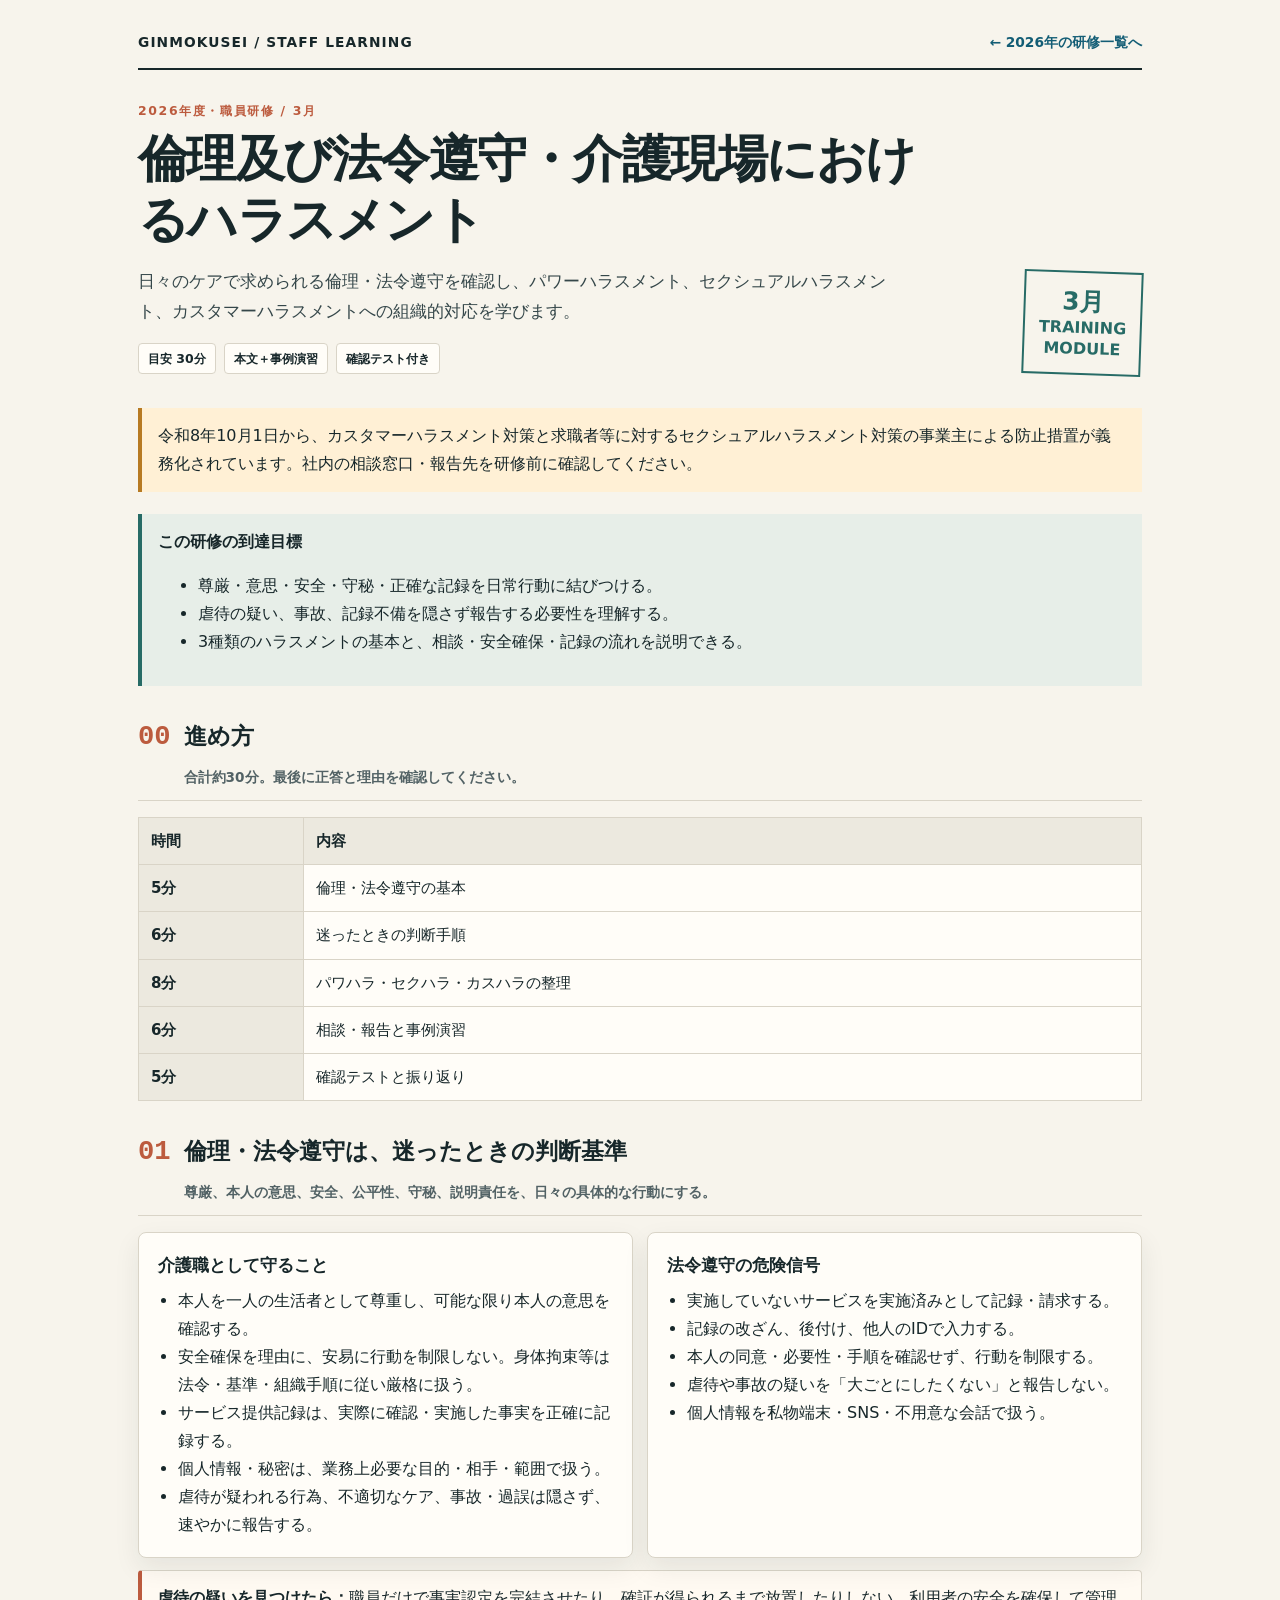
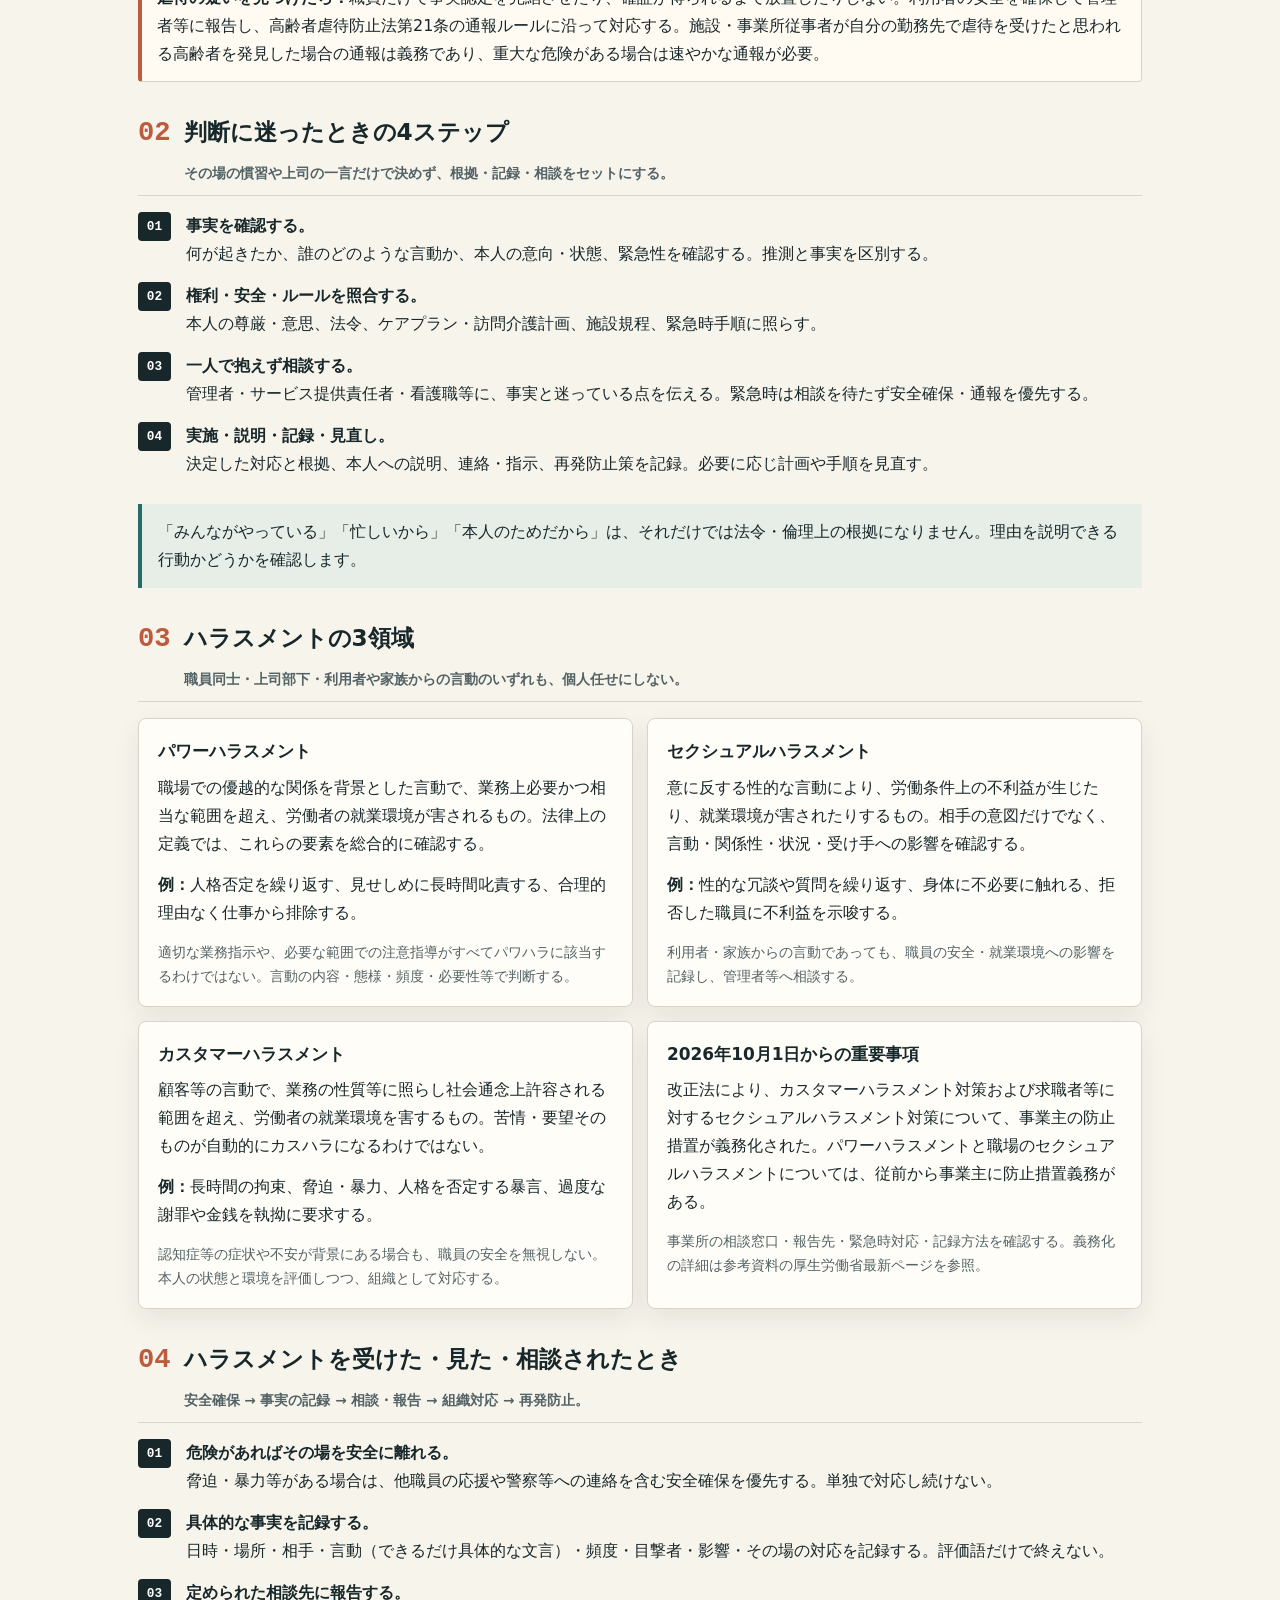
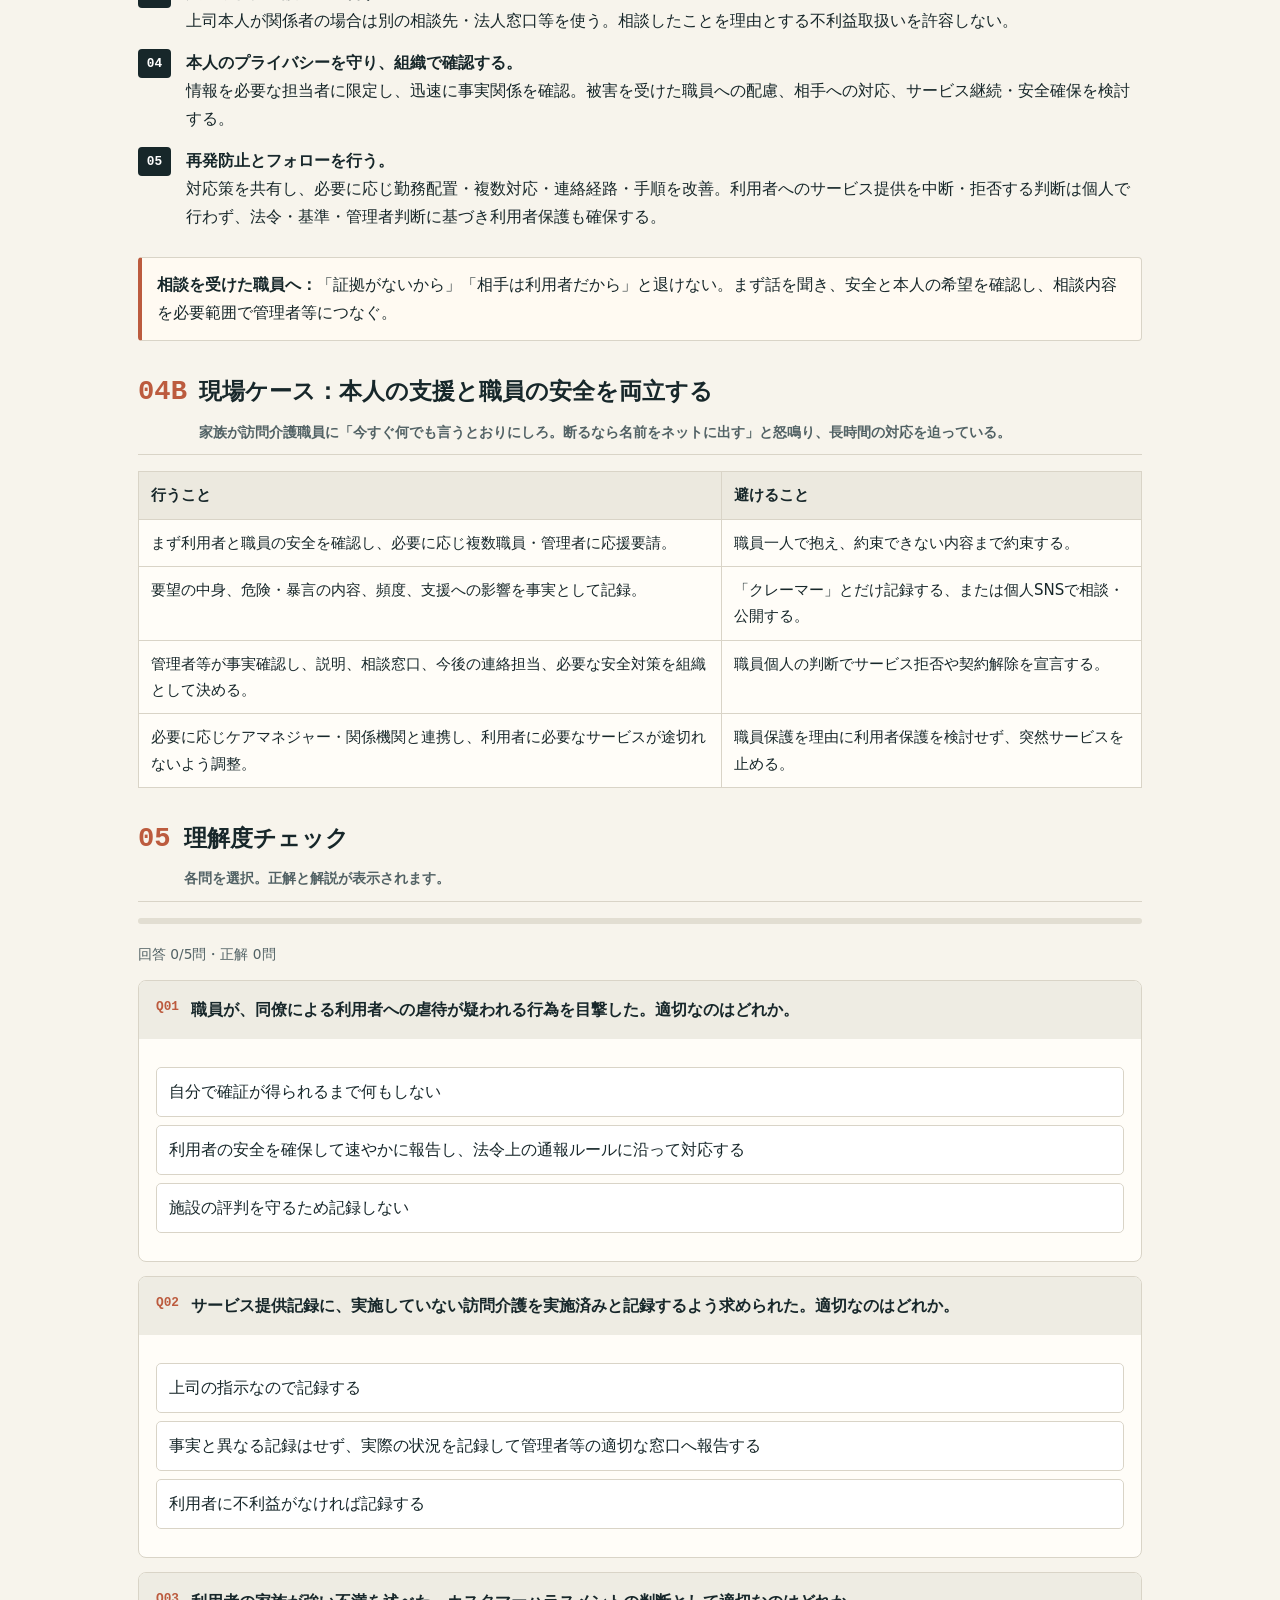
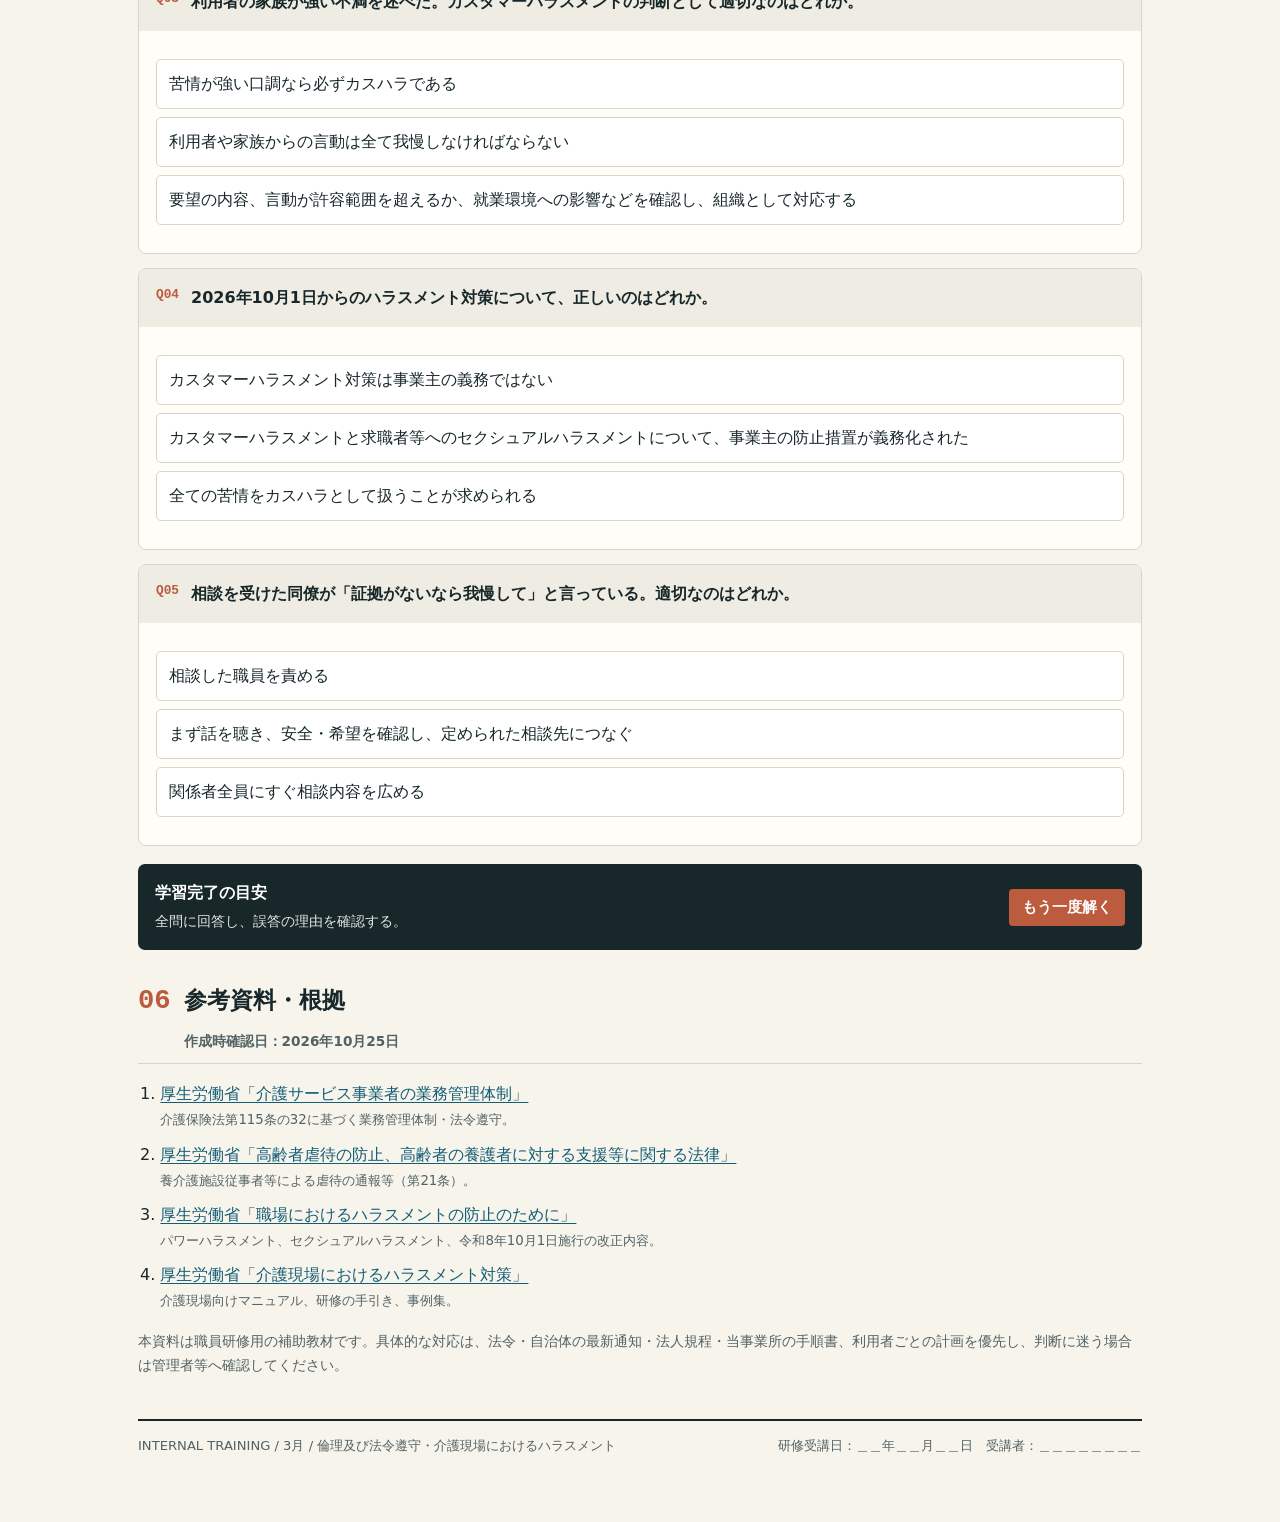
<file: 2026/2027_03.html>
<!doctype html>
<html lang="ja"><head><meta charset="utf-8"><meta name="viewport" content="width=device-width, initial-scale=1"><meta name="color-scheme" content="light"><title>倫理及び法令遵守・介護現場におけるハラスメント｜2026年度 研修資料</title><style>
:root{--ink:#17272a;--muted:#526265;--paper:#f7f4ec;--panel:#fffdf8;--line:#d9d4c7;--accent:#bc5b3e;--accent2:#276b66;--soft:#e7eee8;--warning:#fff0d5;--good:#e0f1e8;--bad:#fae4df;--shadow:0 10px 26px rgba(23,39,42,.08)}
*{box-sizing:border-box}html{scroll-behavior:smooth}body{margin:0;background:var(--paper);color:var(--ink);font-family:system-ui,-apple-system,"Segoe UI","Meiryo",sans-serif;line-height:1.75}a{color:#135d75;text-underline-offset:3px}a:hover{color:var(--accent)}.shell{max-width:1040px;margin:0 auto;padding:22px 18px 64px}.topbar{display:flex;align-items:center;justify-content:space-between;gap:16px;border-bottom:2px solid var(--ink);padding:8px 0 14px;font-size:.86rem;color:var(--muted)}.brand{font-weight:800;letter-spacing:.08em;color:var(--ink)}.hero{padding:30px 0 24px;display:grid;grid-template-columns:1fr auto;gap:20px;align-items:end}.kicker{font-size:.78rem;font-weight:800;letter-spacing:.13em;text-transform:uppercase;color:var(--accent)}h1{font-size:clamp(1.8rem,4vw,3.1rem);line-height:1.22;letter-spacing:-.035em;margin:.45rem 0 1rem;max-width:780px}h2{font-size:1.45rem;line-height:1.35;margin:0 0 14px}h3{font-size:1.06rem;margin:0 0 7px}p{margin:.35rem 0 .8rem}.lead{font-size:1.08rem;max-width:760px;color:#35474a}.meta{display:flex;flex-wrap:wrap;gap:8px;margin-top:16px}.tag{display:inline-block;font-size:.78rem;border:1px solid var(--line);border-radius:4px;padding:4px 9px;background:var(--panel);font-weight:700}.stamp{border:2px solid var(--accent2);color:var(--accent2);padding:13px 14px;text-align:center;min-width:116px;transform:rotate(2deg);font-weight:800;line-height:1.3}.stamp strong{display:block;font-size:1.55rem}.notice{padding:14px 16px;border-left:4px solid var(--accent2);background:var(--soft);margin:10px 0 22px}.notice.warn{border-color:#b77a22;background:var(--warning)}.grid{display:grid;grid-template-columns:repeat(2,minmax(0,1fr));gap:14px}.card{border:1px solid var(--line);background:var(--panel);padding:18px 19px;border-radius:8px;box-shadow:var(--shadow)}.card p:last-child,.card ul:last-child{margin-bottom:0}.card ul{padding-left:1.25rem;margin:.4rem 0}.section{margin-top:34px;scroll-margin-top:16px}.section-head{display:flex;align-items:baseline;gap:12px;border-bottom:1px solid var(--line);padding-bottom:10px;margin-bottom:16px}.num{font:800 1.7rem/1 ui-monospace,monospace;color:var(--accent);min-width:2.1rem}.sub{font-size:.85rem;color:var(--muted);font-weight:600}.steps{counter-reset:step;list-style:none;padding:0;margin:12px 0}.steps li{counter-increment:step;position:relative;padding:0 0 14px 48px;min-height:35px}.steps li:before{content:counter(step,decimal-leading-zero);position:absolute;left:0;top:0;width:33px;height:29px;display:grid;place-items:center;background:var(--ink);color:white;border-radius:4px;font:700 .8rem ui-monospace,monospace}.tablewrap{overflow-x:auto;margin:12px 0}.table{border-collapse:collapse;width:100%;background:var(--panel);font-size:.94rem}.table th,.table td{border:1px solid var(--line);padding:10px 12px;text-align:left;vertical-align:top}.table th{background:#ece9df}.callout{border:1px solid var(--line);border-left:4px solid var(--accent);background:#fffaf2;padding:13px 15px;border-radius:4px;margin:12px 0}.two-col{display:grid;grid-template-columns:1fr 1fr;gap:15px}.good{border-top:4px solid var(--accent2)}.avoid{border-top:4px solid var(--accent)}.quiz{border:1px solid var(--line);border-radius:8px;margin:14px 0;overflow:hidden;background:var(--panel)}.qhead{display:flex;gap:12px;align-items:flex-start;padding:15px 17px;background:#eeece3}.qnum{font:800 .8rem ui-monospace,monospace;color:var(--accent);white-space:nowrap;padding-top:3px}.qbody{padding:16px 17px}.choices{display:grid;gap:8px;margin:12px 0}.choice{display:block;width:100%;text-align:left;border:1px solid var(--line);background:white;color:var(--ink);padding:10px 12px;border-radius:5px;font:inherit;cursor:pointer}.choice:hover{border-color:var(--accent2);background:#f3f8f4}.choice:focus-visible,button:focus-visible,a:focus-visible{outline:3px solid #d79b35;outline-offset:2px}.choice:disabled{cursor:default;opacity:.85}.feedback{display:none;padding:12px 14px;border-radius:5px;margin-top:10px}.feedback.show{display:block}.feedback.correct{background:var(--good);border:1px solid #9bc8ae}.feedback.incorrect{background:var(--bad);border:1px solid #e1b1a5}.quiz-summary{display:flex;align-items:center;justify-content:space-between;gap:12px;background:var(--ink);color:#fff;padding:15px 17px;border-radius:7px;margin-top:18px}.quiz-summary button,.action{border:0;border-radius:4px;padding:9px 13px;background:var(--accent);color:#fff;font:700 .92rem system-ui;cursor:pointer}.quiz-summary button{font:700 .92rem system-ui}.worksheet{display:grid;gap:14px}.worksheet label{display:block;font-weight:750;margin-bottom:5px}.worksheet textarea,.worksheet input{width:100%;font:inherit;border:1px solid #bcb8ac;background:#fffdf9;padding:10px;border-radius:5px}.worksheet textarea{min-height:88px;resize:vertical}.refs{padding-left:1.4rem}.refs li{margin-bottom:9px}.refs small{display:block;color:var(--muted)}.footer{margin-top:42px;border-top:2px solid var(--ink);padding-top:14px;color:var(--muted);font-size:.82rem;display:flex;justify-content:space-between;gap:10px;flex-wrap:wrap}.navback{font-weight:700;text-decoration:none}.print-only{display:none}.bar{height:6px;background:#e2ded2;border-radius:8px;overflow:hidden;margin:10px 0 18px}.bar span{display:block;height:100%;width:0;background:var(--accent2);transition:width .25s}.small{font-size:.86rem;color:var(--muted)}.checklist{display:grid;gap:8px}.checklist label{display:flex;gap:9px;align-items:flex-start;padding:8px 10px;border:1px solid var(--line);border-radius:5px;background:#fffdf9}.checklist input{margin-top:6px;accent-color:var(--accent2)}
@media(max-width:700px){.hero{grid-template-columns:1fr}.stamp{justify-self:start;transform:none}.grid,.two-col{grid-template-columns:1fr}.topbar{align-items:flex-start;flex-direction:column}.section-head{gap:8px}.shell{padding:14px 12px 40px}.table{font-size:.88rem}}
@media print{body{background:white;color:black;font-size:10.5pt}.shell{max-width:none;padding:0}.topbar{border-bottom:1px solid #333}.hero{padding:14px 0}.stamp{display:none}.card,.quiz,.notice,.callout{box-shadow:none;break-inside:avoid}.section{break-inside:avoid-page;margin-top:22px}button,.navback,.bar{display:none!important}.feedback{display:block!important}.quiz .choice{border-color:#aaa}.footer{margin-top:20px}.print-only{display:block}a{color:black;text-decoration:none}.refs a:after{content:" (" attr(href) ")";font-size:8pt;word-break:break-all}.worksheet textarea{min-height:60px}}
</style></head>
<body><div class="shell"><div class="topbar"><span class="brand">GINMOKUSEI / STAFF LEARNING</span><a class="navback" href="index.html">← 2026年の研修一覧へ</a></div>
<header class="hero"><div><div class="kicker">2026年度・職員研修 / 3月</div><h1>倫理及び法令遵守・介護現場におけるハラスメント</h1><p class="lead">日々のケアで求められる倫理・法令遵守を確認し、パワーハラスメント、セクシュアルハラスメント、カスタマーハラスメントへの組織的対応を学びます。</p><div class="meta"><span class="tag">目安 30分</span><span class="tag">本文＋事例演習</span><span class="tag">確認テスト付き</span></div></div><div class="stamp"><strong>3月</strong>TRAINING<br>MODULE</div></header>
<div class="notice warn">令和8年10月1日から、カスタマーハラスメント対策と求職者等に対するセクシュアルハラスメント対策の事業主による防止措置が義務化されています。社内の相談窓口・報告先を研修前に確認してください。</div>
<div class="notice"><strong>この研修の到達目標</strong><ul><li>尊厳・意思・安全・守秘・正確な記録を日常行動に結びつける。</li><li>虐待の疑い、事故、記録不備を隠さず報告する必要性を理解する。</li><li>3種類のハラスメントの基本と、相談・安全確保・記録の流れを説明できる。</li></ul></div>
<div class="section"><div class="section-head"><span class="num">00</span><div><h2>進め方</h2><div class="sub">合計約30分。最後に正答と理由を確認してください。</div></div></div><div class="tablewrap"><table class="table"><thead><tr><th>時間</th><th>内容</th></tr></thead><tbody><tr><th>5分</th><td>倫理・法令遵守の基本</td></tr><tr><th>6分</th><td>迷ったときの判断手順</td></tr><tr><th>8分</th><td>パワハラ・セクハラ・カスハラの整理</td></tr><tr><th>6分</th><td>相談・報告と事例演習</td></tr><tr><th>5分</th><td>確認テストと振り返り</td></tr></tbody></table></div></div>
<section class="section" id="ethics"><div class="section-head"><span class="num">01</span><div><h2>倫理・法令遵守は、迷ったときの判断基準</h2><div class="sub">尊厳、本人の意思、安全、公平性、守秘、説明責任を、日々の具体的な行動にする。</div></div></div>
<div class="grid"><article class="card"><h3>介護職として守ること</h3><ul><li>本人を一人の生活者として尊重し、可能な限り本人の意思を確認する。</li><li>安全確保を理由に、安易に行動を制限しない。身体拘束等は法令・基準・組織手順に従い厳格に扱う。</li><li>サービス提供記録は、実際に確認・実施した事実を正確に記録する。</li><li>個人情報・秘密は、業務上必要な目的・相手・範囲で扱う。</li><li>虐待が疑われる行為、不適切なケア、事故・過誤は隠さず、速やかに報告する。</li></ul></article><article class="card"><h3>法令遵守の危険信号</h3><ul><li>実施していないサービスを実施済みとして記録・請求する。</li><li>記録の改ざん、後付け、他人のIDで入力する。</li><li>本人の同意・必要性・手順を確認せず、行動を制限する。</li><li>虐待や事故の疑いを「大ごとにしたくない」と報告しない。</li><li>個人情報を私物端末・SNS・不用意な会話で扱う。</li></ul></article></div>
<div class="callout"><strong>虐待の疑いを見つけたら：</strong>職員だけで事実認定を完結させたり、確証が得られるまで放置したりしない。利用者の安全を確保して管理者等に報告し、高齢者虐待防止法第21条の通報ルールに沿って対応する。施設・事業所従事者が自分の勤務先で虐待を受けたと思われる高齢者を発見した場合の通報は義務であり、重大な危険がある場合は速やかな通報が必要。</div></section><section class="section" id="decision"><div class="section-head"><span class="num">02</span><div><h2>判断に迷ったときの4ステップ</h2><div class="sub">その場の慣習や上司の一言だけで決めず、根拠・記録・相談をセットにする。</div></div></div>
<ol class="steps"><li><strong>事実を確認する。</strong><br>何が起きたか、誰のどのような言動か、本人の意向・状態、緊急性を確認する。推測と事実を区別する。</li><li><strong>権利・安全・ルールを照合する。</strong><br>本人の尊厳・意思、法令、ケアプラン・訪問介護計画、施設規程、緊急時手順に照らす。</li><li><strong>一人で抱えず相談する。</strong><br>管理者・サービス提供責任者・看護職等に、事実と迷っている点を伝える。緊急時は相談を待たず安全確保・通報を優先する。</li><li><strong>実施・説明・記録・見直し。</strong><br>決定した対応と根拠、本人への説明、連絡・指示、再発防止策を記録。必要に応じ計画や手順を見直す。</li></ol>
<div class="notice">「みんながやっている」「忙しいから」「本人のためだから」は、それだけでは法令・倫理上の根拠になりません。理由を説明できる行動かどうかを確認します。</div></section><section class="section" id="harassment"><div class="section-head"><span class="num">03</span><div><h2>ハラスメントの3領域</h2><div class="sub">職員同士・上司部下・利用者や家族からの言動のいずれも、個人任せにしない。</div></div></div>
<div class="grid"><article class="card"><h3>パワーハラスメント</h3><p>職場での優越的な関係を背景とした言動で、業務上必要かつ相当な範囲を超え、労働者の就業環境が害されるもの。法律上の定義では、これらの要素を総合的に確認する。</p><p><strong>例：</strong>人格否定を繰り返す、見せしめに長時間叱責する、合理的理由なく仕事から排除する。</p><p class="small">適切な業務指示や、必要な範囲での注意指導がすべてパワハラに該当するわけではない。言動の内容・態様・頻度・必要性等で判断する。</p></article><article class="card"><h3>セクシュアルハラスメント</h3><p>意に反する性的な言動により、労働条件上の不利益が生じたり、就業環境が害されたりするもの。相手の意図だけでなく、言動・関係性・状況・受け手への影響を確認する。</p><p><strong>例：</strong>性的な冗談や質問を繰り返す、身体に不必要に触れる、拒否した職員に不利益を示唆する。</p><p class="small">利用者・家族からの言動であっても、職員の安全・就業環境への影響を記録し、管理者等へ相談する。</p></article><article class="card"><h3>カスタマーハラスメント</h3><p>顧客等の言動で、業務の性質等に照らし社会通念上許容される範囲を超え、労働者の就業環境を害するもの。苦情・要望そのものが自動的にカスハラになるわけではない。</p><p><strong>例：</strong>長時間の拘束、脅迫・暴力、人格を否定する暴言、過度な謝罪や金銭を執拗に要求する。</p><p class="small">認知症等の症状や不安が背景にある場合も、職員の安全を無視しない。本人の状態と環境を評価しつつ、組織として対応する。</p></article><article class="card"><h3>2026年10月1日からの重要事項</h3><p>改正法により、カスタマーハラスメント対策および求職者等に対するセクシュアルハラスメント対策について、事業主の防止措置が義務化された。パワーハラスメントと職場のセクシュアルハラスメントについては、従前から事業主に防止措置義務がある。</p><p class="small">事業所の相談窓口・報告先・緊急時対応・記録方法を確認する。義務化の詳細は参考資料の厚生労働省最新ページを参照。</p></article></div></section><section class="section" id="respond"><div class="section-head"><span class="num">04</span><div><h2>ハラスメントを受けた・見た・相談されたとき</h2><div class="sub">安全確保 → 事実の記録 → 相談・報告 → 組織対応 → 再発防止。</div></div></div>
<ol class="steps"><li><strong>危険があればその場を安全に離れる。</strong><br>脅迫・暴力等がある場合は、他職員の応援や警察等への連絡を含む安全確保を優先する。単独で対応し続けない。</li><li><strong>具体的な事実を記録する。</strong><br>日時・場所・相手・言動（できるだけ具体的な文言）・頻度・目撃者・影響・その場の対応を記録する。評価語だけで終えない。</li><li><strong>定められた相談先に報告する。</strong><br>上司本人が関係者の場合は別の相談先・法人窓口等を使う。相談したことを理由とする不利益取扱いを許容しない。</li><li><strong>本人のプライバシーを守り、組織で確認する。</strong><br>情報を必要な担当者に限定し、迅速に事実関係を確認。被害を受けた職員への配慮、相手への対応、サービス継続・安全確保を検討する。</li><li><strong>再発防止とフォローを行う。</strong><br>対応策を共有し、必要に応じ勤務配置・複数対応・連絡経路・手順を改善。利用者へのサービス提供を中断・拒否する判断は個人で行わず、法令・基準・管理者判断に基づき利用者保護も確保する。</li></ol>
<div class="callout"><strong>相談を受けた職員へ：</strong>「証拠がないから」「相手は利用者だから」と退けない。まず話を聞き、安全と本人の希望を確認し、相談内容を必要範囲で管理者等につなぐ。</div></section><section class="section" id="case"><div class="section-head"><span class="num">04B</span><div><h2>現場ケース：本人の支援と職員の安全を両立する</h2><div class="sub">家族が訪問介護職員に「今すぐ何でも言うとおりにしろ。断るなら名前をネットに出す」と怒鳴り、長時間の対応を迫っている。</div></div></div>
<div class="tablewrap"><table class="table"><thead><tr><th>行うこと</th><th>避けること</th></tr></thead><tbody><tr><td>まず利用者と職員の安全を確認し、必要に応じ複数職員・管理者に応援要請。</td><td>職員一人で抱え、約束できない内容まで約束する。</td></tr><tr><td>要望の中身、危険・暴言の内容、頻度、支援への影響を事実として記録。</td><td>「クレーマー」とだけ記録する、または個人SNSで相談・公開する。</td></tr><tr><td>管理者等が事実確認し、説明、相談窓口、今後の連絡担当、必要な安全対策を組織として決める。</td><td>職員個人の判断でサービス拒否や契約解除を宣言する。</td></tr><tr><td>必要に応じケアマネジャー・関係機関と連携し、利用者に必要なサービスが途切れないよう調整。</td><td>職員保護を理由に利用者保護を検討せず、突然サービスを止める。</td></tr></tbody></table></div></section>
<div class="section" id="quiz"><div class="section-head"><span class="num">05</span><div><h2>理解度チェック</h2><div class="sub">各問を選択。正解と解説が表示されます。</div></div></div><div class="bar" aria-label="回答進捗"><span id="quiz-progress"></span></div><p id="quiz-status" class="small" aria-live="polite">回答 0問</p><article class="quiz" data-explanation="勤務先で虐待を受けたと思われる高齢者を発見した養介護施設従事者等には通報義務がある。確証が揃うまで放置しない。"><div class="qhead"><span class="qnum">Q01</span><strong>職員が、同僚による利用者への虐待が疑われる行為を目撃した。適切なのはどれか。</strong></div><div class="qbody"><div class="choices"><button class="choice" data-correct="false">自分で確証が得られるまで何もしない</button><button class="choice" data-correct="true">利用者の安全を確保して速やかに報告し、法令上の通報ルールに沿って対応する</button><button class="choice" data-correct="false">施設の評判を守るため記録しない</button></div><div class="feedback" aria-live="polite"></div></div></article><article class="quiz" data-explanation="記録・請求は実施実態と一致させる必要がある。改ざんや架空記録は法令遵守上の重大な問題。"><div class="qhead"><span class="qnum">Q02</span><strong>サービス提供記録に、実施していない訪問介護を実施済みと記録するよう求められた。適切なのはどれか。</strong></div><div class="qbody"><div class="choices"><button class="choice" data-correct="false">上司の指示なので記録する</button><button class="choice" data-correct="true">事実と異なる記録はせず、実際の状況を記録して管理者等の適切な窓口へ報告する</button><button class="choice" data-correct="false">利用者に不利益がなければ記録する</button></div><div class="feedback" aria-live="polite"></div></div></article><article class="quiz" data-explanation="苦情・要望は自動的にカスハラではない一方、脅迫・暴力・過度な要求等を個人の我慢に任せない。"><div class="qhead"><span class="qnum">Q03</span><strong>利用者の家族が強い不満を述べた。カスタマーハラスメントの判断として適切なのはどれか。</strong></div><div class="qbody"><div class="choices"><button class="choice" data-correct="false">苦情が強い口調なら必ずカスハラである</button><button class="choice" data-correct="false">利用者や家族からの言動は全て我慢しなければならない</button><button class="choice" data-correct="true">要望の内容、言動が許容範囲を超えるか、就業環境への影響などを確認し、組織として対応する</button></div><div class="feedback" aria-live="polite"></div></div></article><article class="quiz" data-explanation="令和8年10月1日から、カスタマーハラスメントと求職者等へのセクシュアルハラスメント対策が事業主の義務になった。苦情の全てをカスハラと扱うこととは異なる。"><div class="qhead"><span class="qnum">Q04</span><strong>2026年10月1日からのハラスメント対策について、正しいのはどれか。</strong></div><div class="qbody"><div class="choices"><button class="choice" data-correct="false">カスタマーハラスメント対策は事業主の義務ではない</button><button class="choice" data-correct="true">カスタマーハラスメントと求職者等へのセクシュアルハラスメントについて、事業主の防止措置が義務化された</button><button class="choice" data-correct="false">全ての苦情をカスハラとして扱うことが求められる</button></div><div class="feedback" aria-live="polite"></div></div></article><article class="quiz" data-explanation="相談者のプライバシーと相談体制を尊重し、事実確認・被害者配慮・再発防止を組織で進める。"><div class="qhead"><span class="qnum">Q05</span><strong>相談を受けた同僚が「証拠がないなら我慢して」と言っている。適切なのはどれか。</strong></div><div class="qbody"><div class="choices"><button class="choice" data-correct="false">相談した職員を責める</button><button class="choice" data-correct="true">まず話を聴き、安全・希望を確認し、定められた相談先につなぐ</button><button class="choice" data-correct="false">関係者全員にすぐ相談内容を広める</button></div><div class="feedback" aria-live="polite"></div></div></article><div class="quiz-summary"><div><strong>学習完了の目安</strong><br><span class="small" style="color:#e5e7e1">全問に回答し、誤答の理由を確認する。</span></div><button id="reset-quiz" type="button">もう一度解く</button></div></div>
<div class="section" id="references"><div class="section-head"><span class="num">06</span><div><h2>参考資料・根拠</h2><div class="sub">作成時確認日：2026年10月25日</div></div></div><ol class="refs"><li><a href="https://www.mhlw.go.jp/stf/seisakunitsuite/bunya/hukushi_kaigo/kaigo_koureisha/service/" target="_blank" rel="noopener">厚生労働省「介護サービス事業者の業務管理体制」</a><small>介護保険法第115条の32に基づく業務管理体制・法令遵守。</small></li><li><a href="https://www.mhlw.go.jp/web/t_doc?dataId=82aa7582&amp;dataTy=" target="_blank" rel="noopener">厚生労働省「高齢者虐待の防止、高齢者の養護者に対する支援等に関する法律」</a><small>養介護施設従事者等による虐待の通報等（第21条）。</small></li><li><a href="https://www.mhlw.go.jp/stf/seisakunitsuite/bunya/koyou_roudou/koyoukintou/seisaku06/" target="_blank" rel="noopener">厚生労働省「職場におけるハラスメントの防止のために」</a><small>パワーハラスメント、セクシュアルハラスメント、令和8年10月1日施行の改正内容。</small></li><li><a href="https://www.mhlw.go.jp/stf/newpage_05120.html" target="_blank" rel="noopener">厚生労働省「介護現場におけるハラスメント対策」</a><small>介護現場向けマニュアル、研修の手引き、事例集。</small></li></ol><p class="small">本資料は職員研修用の補助教材です。具体的な対応は、法令・自治体の最新通知・法人規程・当事業所の手順書、利用者ごとの計画を優先し、判断に迷う場合は管理者等へ確認してください。</p></div>
<div class="footer"><span>INTERNAL TRAINING / 3月 / 倫理及び法令遵守・介護現場におけるハラスメント</span><span>研修受講日：＿＿年＿＿月＿＿日　受講者：＿＿＿＿＿＿＿＿</span></div><div class="print-only">印刷して研修記録とあわせて保管する場合は、事業所の運用ルールに従ってください。</div></div><script>
(function(){
 const qs=[...document.querySelectorAll('.quiz')];
 function update(){let done=0,correct=0;qs.forEach(q=>{if(q.dataset.answered==='1'){done++;if(q.dataset.correct==='1')correct++;}});const bar=document.querySelector('#quiz-progress');if(bar)bar.style.width=(qs.length?done/qs.length*100:0)+'%';const text=document.querySelector('#quiz-status');if(text)text.textContent=`回答 ${done}/${qs.length}問・正解 ${correct}問`;}
 qs.forEach(q=>{q.querySelectorAll('.choice').forEach(btn=>btn.addEventListener('click',()=>{if(q.dataset.answered==='1')return;const ok=btn.dataset.correct==='true';q.dataset.answered='1';q.dataset.correct=ok?'1':'0';q.querySelectorAll('.choice').forEach(b=>{b.disabled=true;if(b.dataset.correct==='true')b.style.borderColor='#276b66';});const fb=q.querySelector('.feedback');fb.classList.add('show',ok?'correct':'incorrect');fb.innerHTML=(ok?'<strong>正解です。</strong> ':'<strong>確認してください。</strong> ')+q.dataset.explanation;update();}));});
 const reset=document.querySelector('#reset-quiz');if(reset)reset.addEventListener('click',()=>{qs.forEach(q=>{delete q.dataset.answered;delete q.dataset.correct;q.querySelectorAll('.choice').forEach(b=>{b.disabled=false;b.style.borderColor='';});const f=q.querySelector('.feedback');f.className='feedback';f.textContent='';});update();window.scrollTo({top:document.querySelector('#quiz')?.offsetTop||0,behavior:'smooth'});});
 const print=document.querySelector('#print-page');if(print)print.addEventListener('click',()=>window.print());
 const save=document.querySelector('#copy-worksheet');if(save)save.addEventListener('click',()=>{const vals=[...document.querySelectorAll('.worksheet [data-label]')].map(x=>x.dataset.label+'\n'+x.value.trim()).join('\n\n');if(navigator.clipboard&&navigator.clipboard.writeText){navigator.clipboard.writeText(vals).then(()=>{save.textContent='記入内容をコピーしました';setTimeout(()=>save.textContent='記入内容をコピー',1800)}).catch(()=>alert(vals));}else{const ta=document.createElement('textarea');ta.value=vals;document.body.append(ta);ta.select();document.execCommand('copy');ta.remove();save.textContent='記入内容をコピーしました';}});
 update();
})();
</script></body></html>
</file>
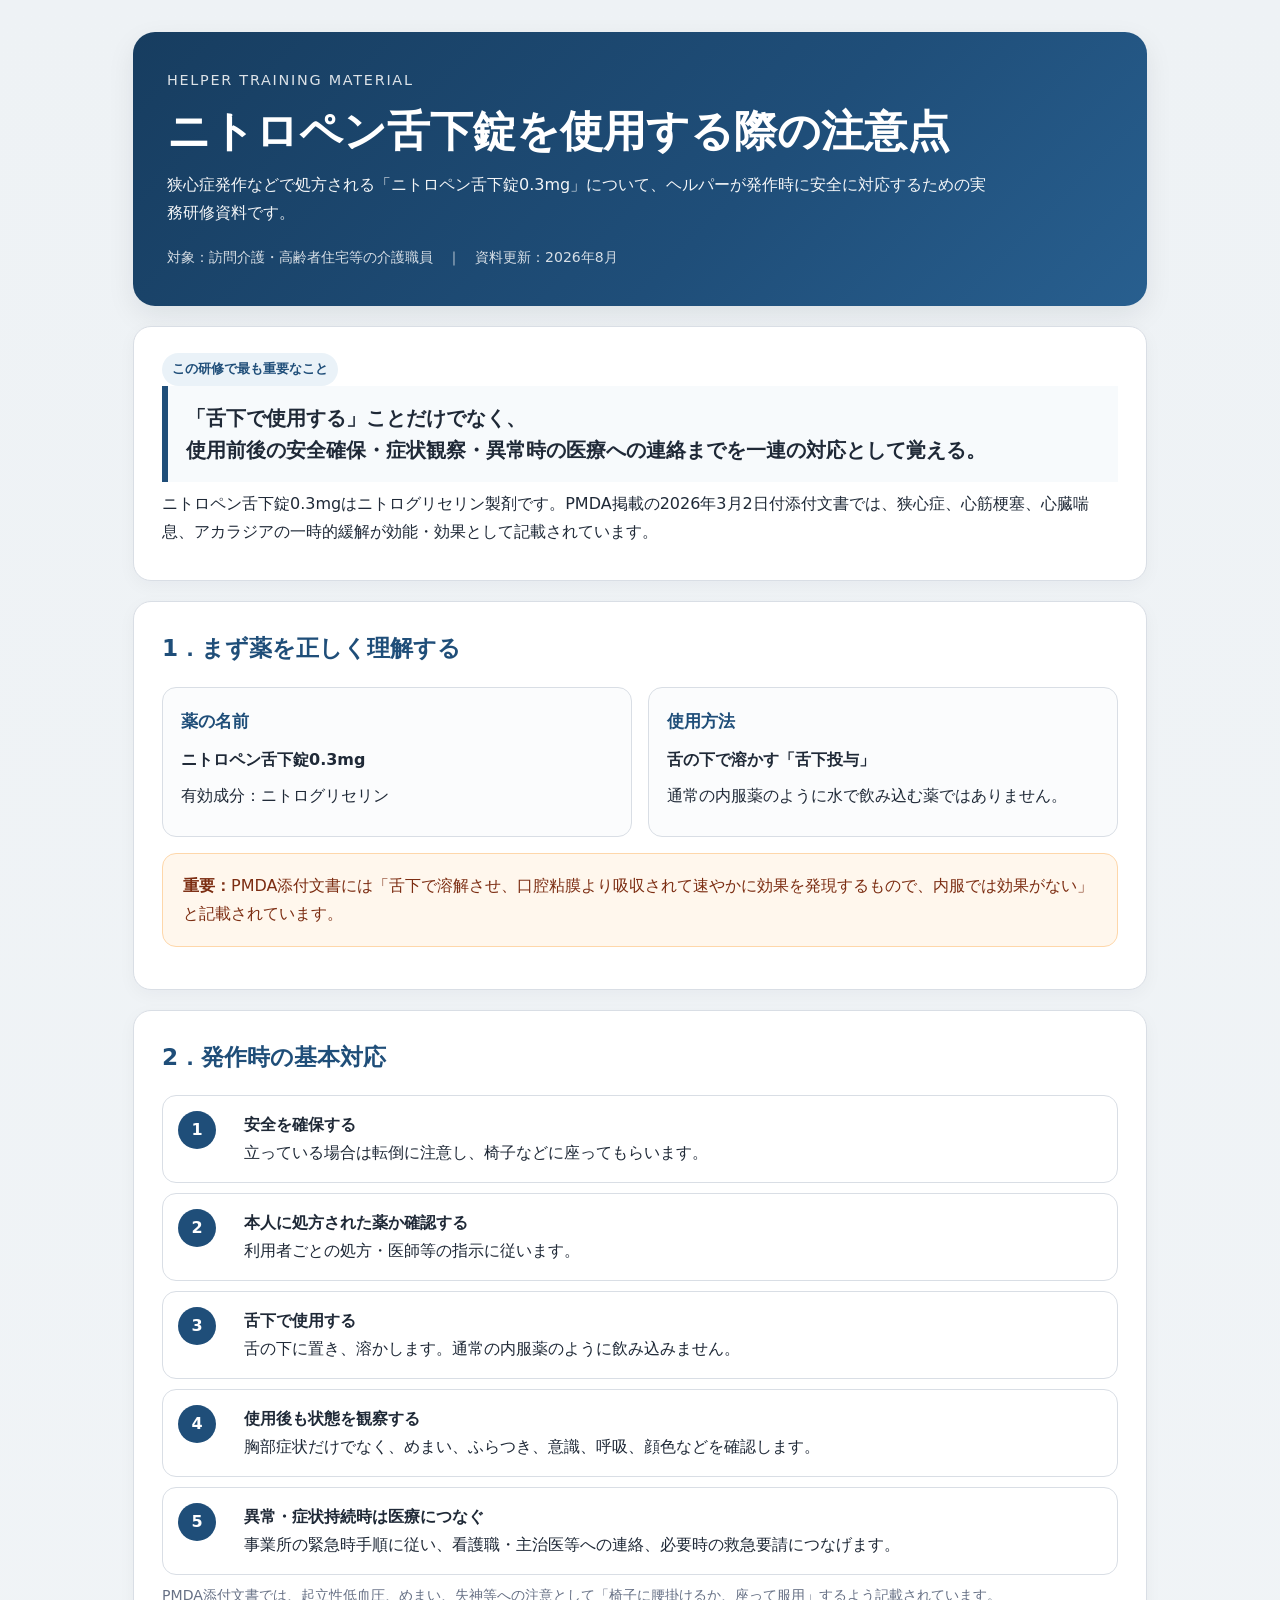
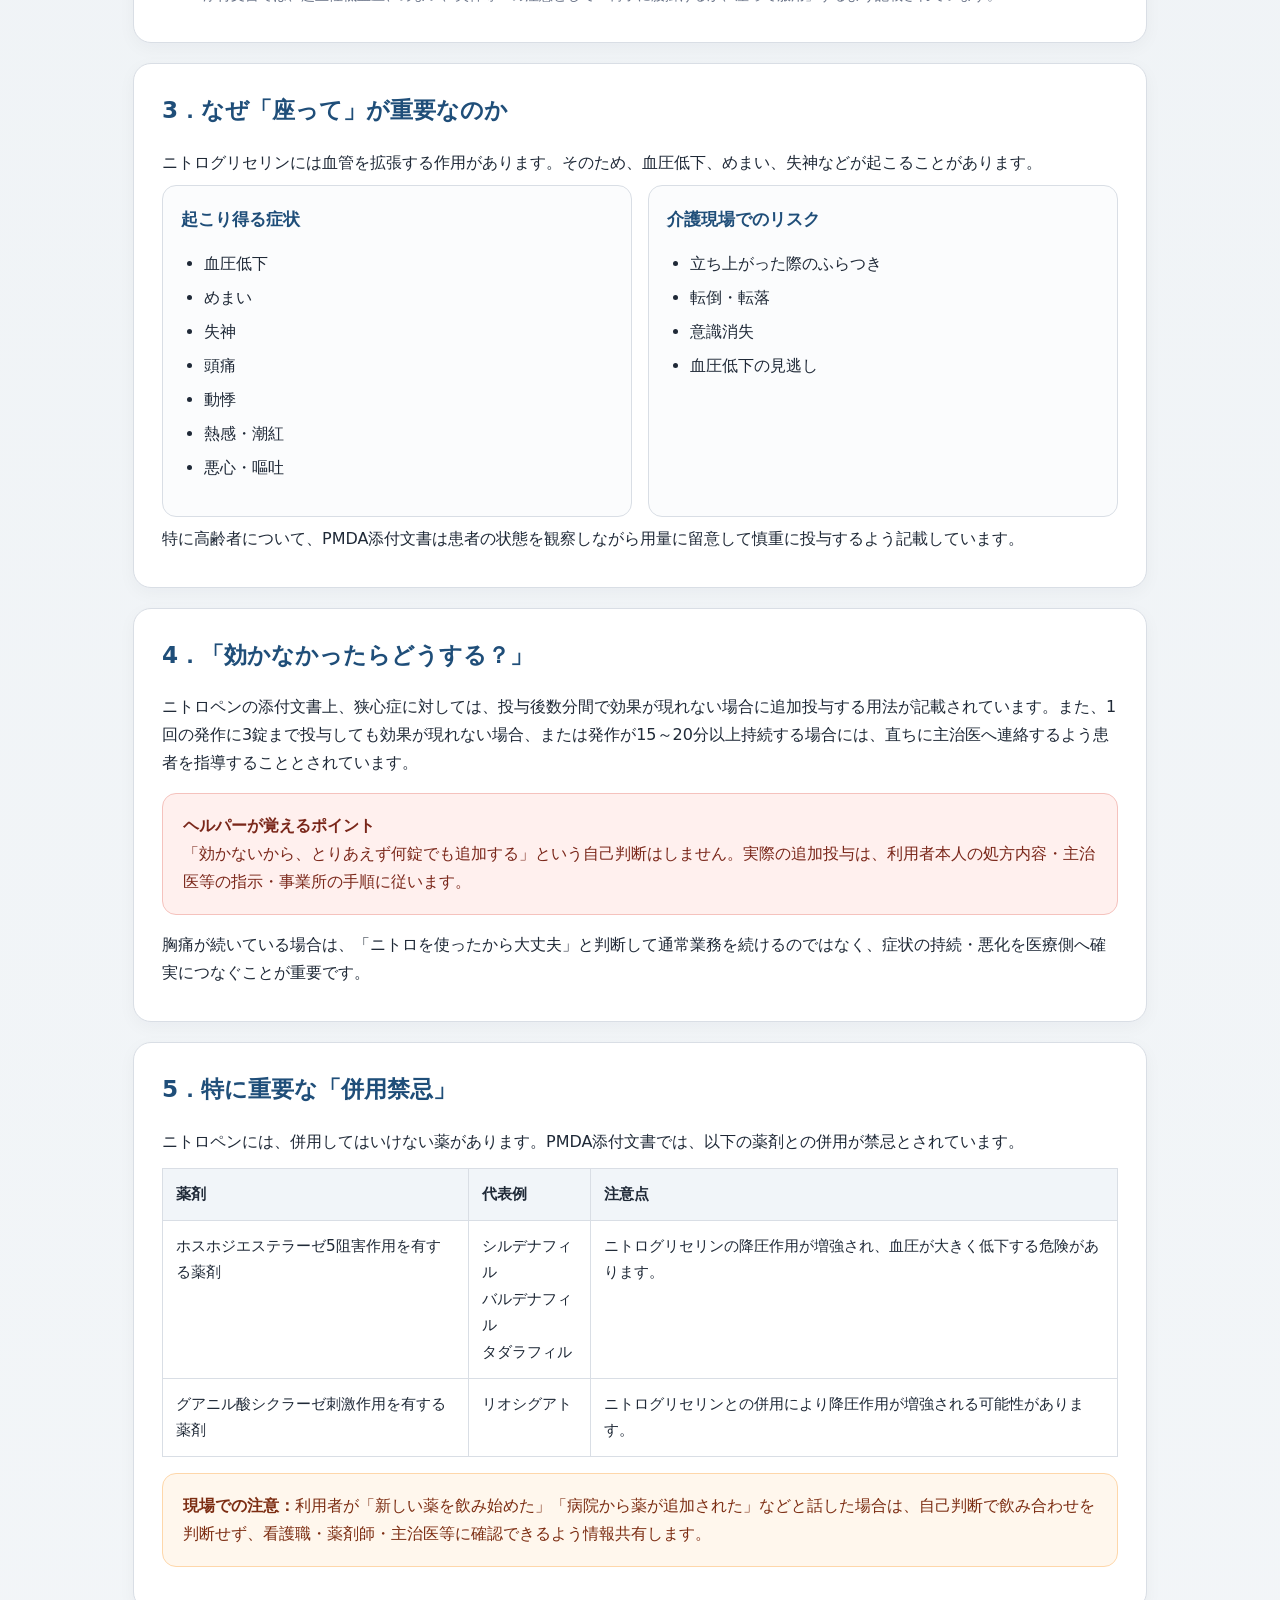
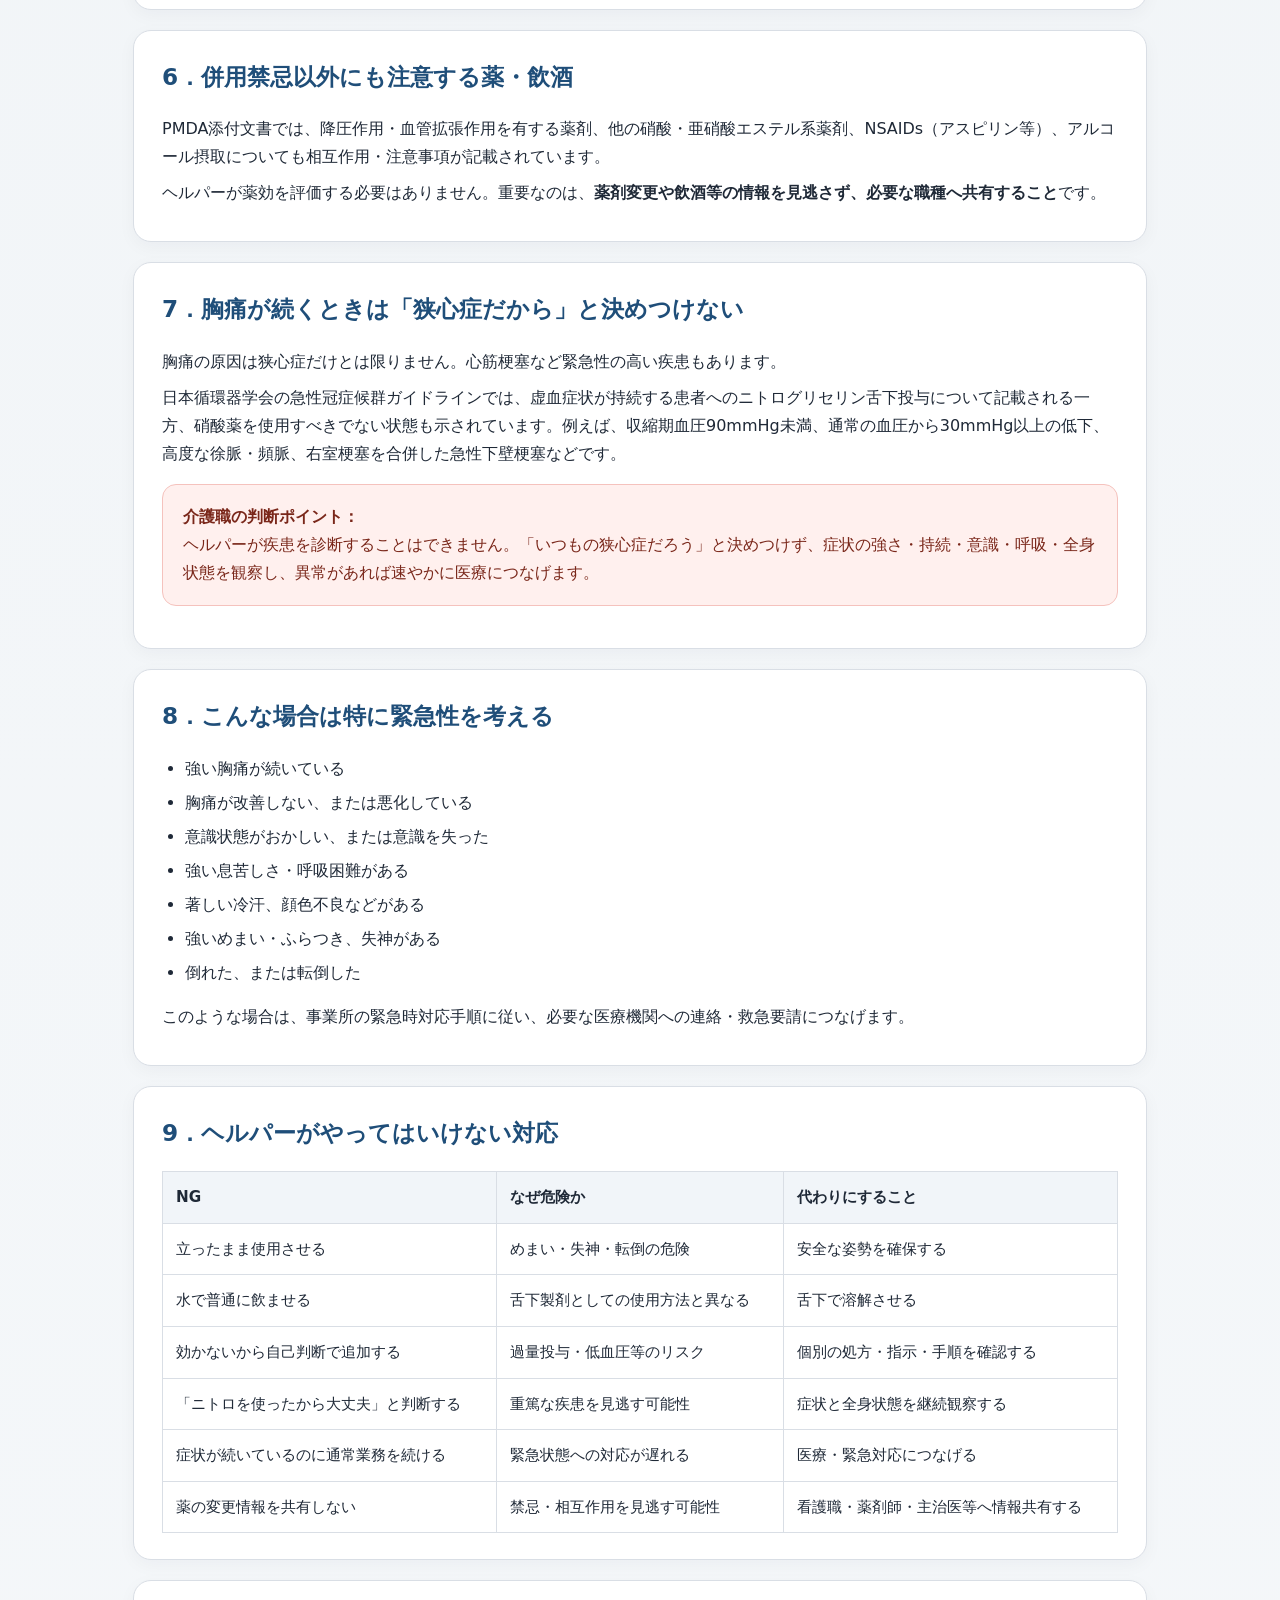
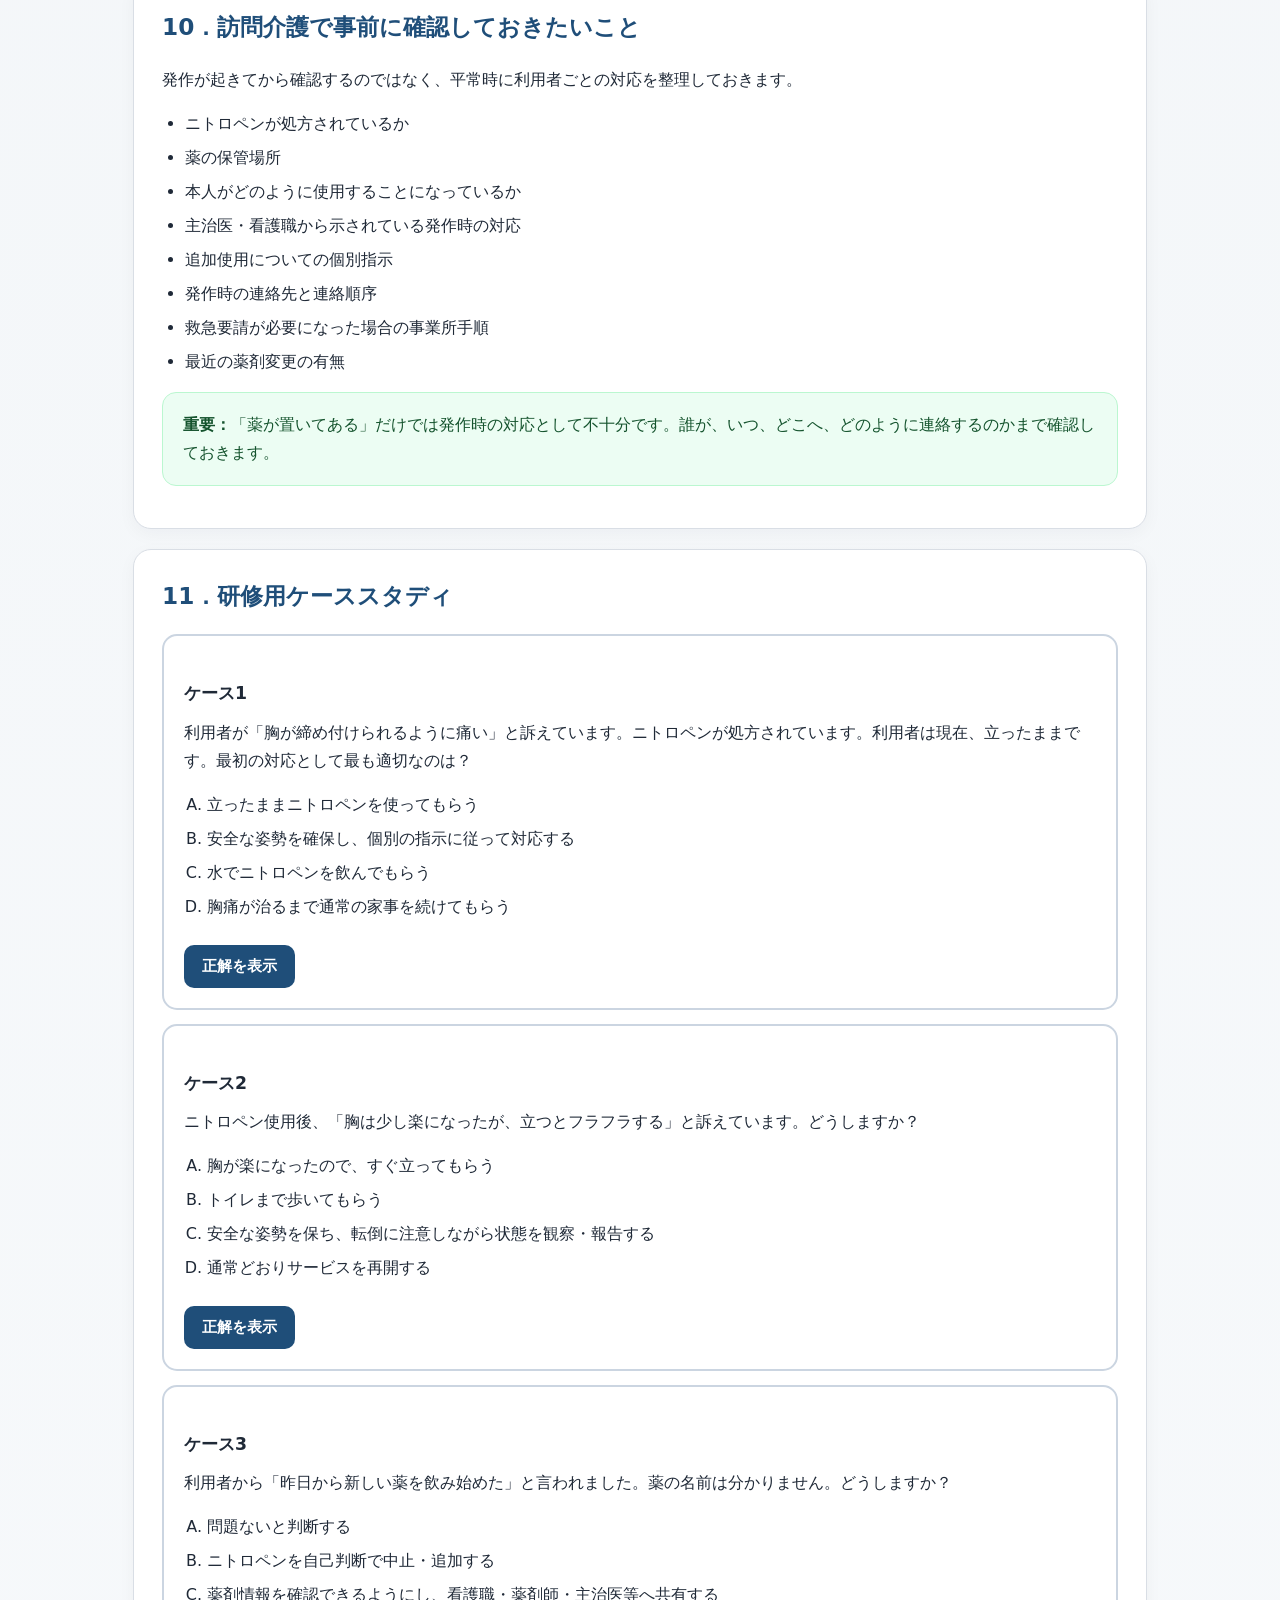
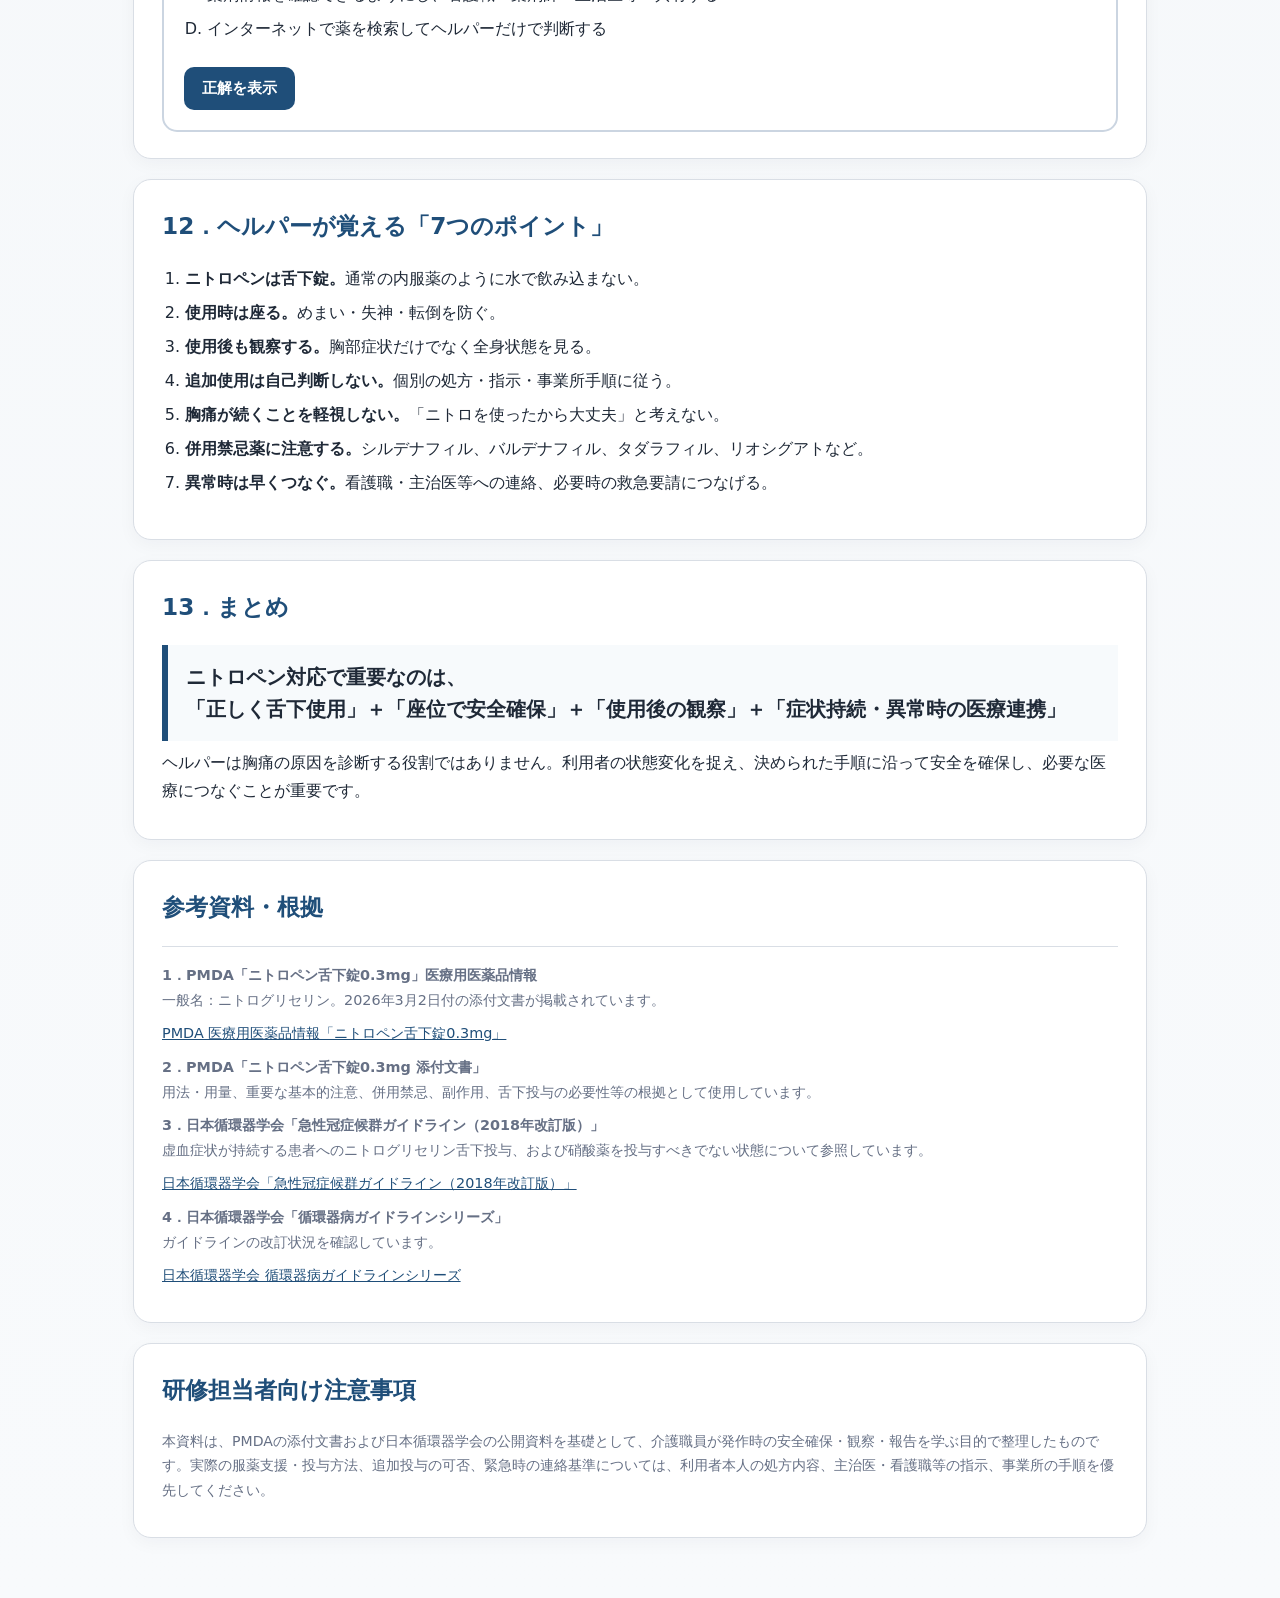
<file: その他/ニトロペン_ヘルパー研修資料.html>
<!DOCTYPE html>
<html lang="ja">
<head>
<meta charset="UTF-8">
<meta name="viewport" content="width=device-width, initial-scale=1.0">
<title>ヘルパー研修｜ニトロペン舌下錠を使用する際の注意点</title>
<style>
:root{
  --bg:#f4f6f8;
  --card:#ffffff;
  --ink:#1f2937;
  --muted:#667085;
  --line:#d9dee5;
  --accent:#1f4e79;
  --accent2:#eaf2f8;
  --danger:#b42318;
  --danger-bg:#fff0ee;
  --ok:#166534;
  --ok-bg:#ecfdf3;
  --warn:#92400e;
  --warn-bg:#fff7ed;
  --shadow:0 10px 28px rgba(15,23,42,.08);
}
*{box-sizing:border-box}
body{
  margin:0;
  background:linear-gradient(180deg,#eef2f5 0%,#f8fafc 100%);
  color:var(--ink);
  font-family:system-ui,-apple-system,BlinkMacSystemFont,"Segoe UI","Yu Gothic",YuGothic,"Hiragino Kaku Gothic ProN",Meiryo,sans-serif;
  line-height:1.75;
}
.container{max-width:1050px;margin:0 auto;padding:32px 18px 60px}
.hero{
  background:linear-gradient(135deg,#173d60,#1f4e79 60%,#285f8f);
  color:#fff;border-radius:22px;padding:36px 34px;box-shadow:var(--shadow);
}
.hero .eyebrow{font-size:.9rem;letter-spacing:.12em;opacity:.85}
.hero h1{margin:10px 0 12px;font-size:clamp(1.8rem,4vw,2.7rem);line-height:1.3}
.hero p{margin:0;max-width:820px;opacity:.95}
.meta{margin-top:18px;font-size:.88rem;opacity:.82}
.card{
  background:var(--card);border:1px solid var(--line);border-radius:18px;
  padding:26px 28px;margin-top:20px;box-shadow:0 5px 18px rgba(15,23,42,.04);
}
h2{font-size:1.45rem;margin:0 0 18px;color:var(--accent)}
h3{font-size:1.08rem;margin:22px 0 10px}
p{margin:8px 0}
ul,ol{padding-left:1.45rem}
li{margin:6px 0}
strong{font-weight:700}
.kicker{
  display:inline-block;padding:5px 10px;border-radius:999px;
  background:var(--accent2);color:var(--accent);font-size:.82rem;font-weight:700;
}
.big-message{
  font-size:1.25rem;font-weight:800;line-height:1.6;
  border-left:6px solid var(--accent);padding:16px 18px;background:#f7fafc;
}
.alert{padding:18px 20px;border-radius:14px;margin:16px 0}
.alert-danger{background:var(--danger-bg);border:1px solid #f5c2bd;color:#7a271a}
.alert-warn{background:var(--warn-bg);border:1px solid #fed7aa;color:#7c2d12}
.alert-ok{background:var(--ok-bg);border:1px solid #bbf7d0;color:#14532d}
.grid{display:grid;grid-template-columns:repeat(2,minmax(0,1fr));gap:16px}
.tile{border:1px solid var(--line);border-radius:14px;padding:18px;background:#fbfcfd}
.tile h3{margin-top:0;color:var(--accent)}
.flow{display:grid;gap:10px}
.step{
  display:grid;grid-template-columns:52px 1fr;gap:14px;align-items:start;
  padding:15px;border:1px solid var(--line);border-radius:14px;background:#fff;
}
.num{
  width:38px;height:38px;border-radius:50%;display:grid;place-items:center;
  background:var(--accent);color:#fff;font-weight:800;
}
table{width:100%;border-collapse:collapse;margin-top:12px;font-size:.95rem}
th,td{border:1px solid var(--line);padding:12px 13px;vertical-align:top}
th{background:#f1f5f9;text-align:left}
details{border:1px solid var(--line);border-radius:13px;margin:10px 0;overflow:hidden}
summary{cursor:pointer;padding:15px 18px;font-weight:700;background:#f8fafc}
details>div{padding:15px 18px;background:#fff}
.quiz{border:2px solid #cbd5e1;border-radius:15px;padding:20px;margin-top:14px}
.answer{margin-top:12px;padding:13px 15px;background:var(--ok-bg);border-left:4px solid #16a34a}
.answer.hidden{display:none}
.answer-btn{appearance:none;border:0;border-radius:10px;padding:11px 18px;background:var(--accent);color:#fff;font-weight:700;cursor:pointer;font-size:.95rem;margin-top:8px}.answer-btn:hover{filter:brightness(1.08)}
.source{
  font-size:.9rem;color:var(--muted);padding-top:8px;border-top:1px solid var(--line);
}
.source a{color:var(--accent);word-break:break-all}
.footer-note{font-size:.88rem;color:var(--muted)}
@media(max-width:720px){
  .container{padding:18px 12px 40px}
  .hero{padding:27px 22px}
  .card{padding:21px 18px}
  .grid{grid-template-columns:1fr}
  .step{grid-template-columns:42px 1fr}
  table{font-size:.88rem}
}
@media print{
  body{background:#fff}
  .container{max-width:none;padding:0}
  .hero,.card{box-shadow:none}
  details>div{display:block}
  summary{list-style:none}
}
</style>
</head>
<body>
<div class="container">

<header class="hero">
  <div class="eyebrow">HELPER TRAINING MATERIAL</div>
  <h1>ニトロペン舌下錠を使用する際の注意点</h1>
  <p>狭心症発作などで処方される「ニトロペン舌下錠0.3mg」について、ヘルパーが発作時に安全に対応するための実務研修資料です。</p>
  <div class="meta">対象：訪問介護・高齢者住宅等の介護職員　｜　資料更新：2026年8月</div>
</header>

<section class="card">
  <span class="kicker">この研修で最も重要なこと</span>
  <div class="big-message">
    「舌下で使用する」ことだけでなく、<br>
    <strong>使用前後の安全確保・症状観察・異常時の医療への連絡</strong>までを一連の対応として覚える。
  </div>
  <p>ニトロペン舌下錠0.3mgはニトログリセリン製剤です。PMDA掲載の2026年3月2日付添付文書では、狭心症、心筋梗塞、心臓喘息、アカラジアの一時的緩解が効能・効果として記載されています。</p>
</section>

<section class="card">
  <h2>1．まず薬を正しく理解する</h2>
  <div class="grid">
    <div class="tile">
      <h3>薬の名前</h3>
      <p><strong>ニトロペン舌下錠0.3mg</strong></p>
      <p>有効成分：ニトログリセリン</p>
    </div>
    <div class="tile">
      <h3>使用方法</h3>
      <p><strong>舌の下で溶かす「舌下投与」</strong></p>
      <p>通常の内服薬のように水で飲み込む薬ではありません。</p>
    </div>
  </div>
  <div class="alert alert-warn">
    <strong>重要：</strong>PMDA添付文書には「舌下で溶解させ、口腔粘膜より吸収されて速やかに効果を発現するもので、内服では効果がない」と記載されています。
  </div>
</section>

<section class="card">
  <h2>2．発作時の基本対応</h2>
  <div class="flow">
    <div class="step"><div class="num">1</div><div><strong>安全を確保する</strong><br>立っている場合は転倒に注意し、椅子などに座ってもらいます。</div></div>
    <div class="step"><div class="num">2</div><div><strong>本人に処方された薬か確認する</strong><br>利用者ごとの処方・医師等の指示に従います。</div></div>
    <div class="step"><div class="num">3</div><div><strong>舌下で使用する</strong><br>舌の下に置き、溶かします。通常の内服薬のように飲み込みません。</div></div>
    <div class="step"><div class="num">4</div><div><strong>使用後も状態を観察する</strong><br>胸部症状だけでなく、めまい、ふらつき、意識、呼吸、顔色などを確認します。</div></div>
    <div class="step"><div class="num">5</div><div><strong>異常・症状持続時は医療につなぐ</strong><br>事業所の緊急時手順に従い、看護職・主治医等への連絡、必要時の救急要請につなげます。</div></div>
  </div>
  <p class="footer-note">PMDA添付文書では、起立性低血圧、めまい、失神等への注意として「椅子に腰掛けるか、座って服用」するよう記載されています。</p>
</section>

<section class="card">
  <h2>3．なぜ「座って」が重要なのか</h2>
  <p>ニトログリセリンには血管を拡張する作用があります。そのため、血圧低下、めまい、失神などが起こることがあります。</p>
  <div class="grid">
    <div class="tile">
      <h3>起こり得る症状</h3>
      <ul>
        <li>血圧低下</li>
        <li>めまい</li>
        <li>失神</li>
        <li>頭痛</li>
        <li>動悸</li>
        <li>熱感・潮紅</li>
        <li>悪心・嘔吐</li>
      </ul>
    </div>
    <div class="tile">
      <h3>介護現場でのリスク</h3>
      <ul>
        <li>立ち上がった際のふらつき</li>
        <li>転倒・転落</li>
        <li>意識消失</li>
        <li>血圧低下の見逃し</li>
      </ul>
    </div>
  </div>
  <p>特に高齢者について、PMDA添付文書は患者の状態を観察しながら用量に留意して慎重に投与するよう記載しています。</p>
</section>

<section class="card">
  <h2>4．「効かなかったらどうする？」</h2>
  <p>ニトロペンの添付文書上、狭心症に対しては、投与後数分間で効果が現れない場合に追加投与する用法が記載されています。また、1回の発作に3錠まで投与しても効果が現れない場合、または発作が15～20分以上持続する場合には、直ちに主治医へ連絡するよう患者を指導することとされています。</p>
  <div class="alert alert-danger">
    <strong>ヘルパーが覚えるポイント</strong><br>
    「効かないから、とりあえず何錠でも追加する」という自己判断はしません。実際の追加投与は、利用者本人の処方内容・主治医等の指示・事業所の手順に従います。
  </div>
  <p>胸痛が続いている場合は、「ニトロを使ったから大丈夫」と判断して通常業務を続けるのではなく、症状の持続・悪化を医療側へ確実につなぐことが重要です。</p>
</section>

<section class="card">
  <h2>5．特に重要な「併用禁忌」</h2>
  <p>ニトロペンには、併用してはいけない薬があります。PMDA添付文書では、以下の薬剤との併用が禁忌とされています。</p>
  <table>
    <thead><tr><th>薬剤</th><th>代表例</th><th>注意点</th></tr></thead>
    <tbody>
      <tr>
        <td>ホスホジエステラーゼ5阻害作用を有する薬剤</td>
        <td>シルデナフィル<br>バルデナフィル<br>タダラフィル</td>
        <td>ニトログリセリンの降圧作用が増強され、血圧が大きく低下する危険があります。</td>
      </tr>
      <tr>
        <td>グアニル酸シクラーゼ刺激作用を有する薬剤</td>
        <td>リオシグアト</td>
        <td>ニトログリセリンとの併用により降圧作用が増強される可能性があります。</td>
      </tr>
    </tbody>
  </table>
  <div class="alert alert-warn">
    <strong>現場での注意：</strong>利用者が「新しい薬を飲み始めた」「病院から薬が追加された」などと話した場合は、自己判断で飲み合わせを判断せず、看護職・薬剤師・主治医等に確認できるよう情報共有します。
  </div>
</section>

<section class="card">
  <h2>6．併用禁忌以外にも注意する薬・飲酒</h2>
  <p>PMDA添付文書では、降圧作用・血管拡張作用を有する薬剤、他の硝酸・亜硝酸エステル系薬剤、NSAIDs（アスピリン等）、アルコール摂取についても相互作用・注意事項が記載されています。</p>
  <p>ヘルパーが薬効を評価する必要はありません。重要なのは、<strong>薬剤変更や飲酒等の情報を見逃さず、必要な職種へ共有すること</strong>です。</p>
</section>

<section class="card">
  <h2>7．胸痛が続くときは「狭心症だから」と決めつけない</h2>
  <p>胸痛の原因は狭心症だけとは限りません。心筋梗塞など緊急性の高い疾患もあります。</p>
  <p>日本循環器学会の急性冠症候群ガイドラインでは、虚血症状が持続する患者へのニトログリセリン舌下投与について記載される一方、硝酸薬を使用すべきでない状態も示されています。例えば、収縮期血圧90mmHg未満、通常の血圧から30mmHg以上の低下、高度な徐脈・頻脈、右室梗塞を合併した急性下壁梗塞などです。</p>
  <div class="alert alert-danger">
    <strong>介護職の判断ポイント：</strong><br>
    ヘルパーが疾患を診断することはできません。「いつもの狭心症だろう」と決めつけず、症状の強さ・持続・意識・呼吸・全身状態を観察し、異常があれば速やかに医療につなげます。
  </div>
</section>

<section class="card">
  <h2>8．こんな場合は特に緊急性を考える</h2>
  <ul>
    <li>強い胸痛が続いている</li>
    <li>胸痛が改善しない、または悪化している</li>
    <li>意識状態がおかしい、または意識を失った</li>
    <li>強い息苦しさ・呼吸困難がある</li>
    <li>著しい冷汗、顔色不良などがある</li>
    <li>強いめまい・ふらつき、失神がある</li>
    <li>倒れた、または転倒した</li>
  </ul>
  <p>このような場合は、事業所の緊急時対応手順に従い、必要な医療機関への連絡・救急要請につなげます。</p>
</section>

<section class="card">
  <h2>9．ヘルパーがやってはいけない対応</h2>
  <table>
    <thead><tr><th>NG</th><th>なぜ危険か</th><th>代わりにすること</th></tr></thead>
    <tbody>
      <tr><td>立ったまま使用させる</td><td>めまい・失神・転倒の危険</td><td>安全な姿勢を確保する</td></tr>
      <tr><td>水で普通に飲ませる</td><td>舌下製剤としての使用方法と異なる</td><td>舌下で溶解させる</td></tr>
      <tr><td>効かないから自己判断で追加する</td><td>過量投与・低血圧等のリスク</td><td>個別の処方・指示・手順を確認する</td></tr>
      <tr><td>「ニトロを使ったから大丈夫」と判断する</td><td>重篤な疾患を見逃す可能性</td><td>症状と全身状態を継続観察する</td></tr>
      <tr><td>症状が続いているのに通常業務を続ける</td><td>緊急状態への対応が遅れる</td><td>医療・緊急対応につなげる</td></tr>
      <tr><td>薬の変更情報を共有しない</td><td>禁忌・相互作用を見逃す可能性</td><td>看護職・薬剤師・主治医等へ情報共有する</td></tr>
    </tbody>
  </table>
</section>

<section class="card">
  <h2>10．訪問介護で事前に確認しておきたいこと</h2>
  <p>発作が起きてから確認するのではなく、平常時に利用者ごとの対応を整理しておきます。</p>
  <ul>
    <li>ニトロペンが処方されているか</li>
    <li>薬の保管場所</li>
    <li>本人がどのように使用することになっているか</li>
    <li>主治医・看護職から示されている発作時の対応</li>
    <li>追加使用についての個別指示</li>
    <li>発作時の連絡先と連絡順序</li>
    <li>救急要請が必要になった場合の事業所手順</li>
    <li>最近の薬剤変更の有無</li>
  </ul>
  <div class="alert alert-ok">
    <strong>重要：</strong>「薬が置いてある」だけでは発作時の対応として不十分です。誰が、いつ、どこへ、どのように連絡するのかまで確認しておきます。
  </div>
</section>

<section class="card">
  <h2>11．研修用ケーススタディ</h2>

  <div class="quiz">
    <h3>ケース1</h3>
    <p>利用者が「胸が締め付けられるように痛い」と訴えています。ニトロペンが処方されています。利用者は現在、立ったままです。最初の対応として最も適切なのは？</p>
    <ol type="A">
      <li>立ったままニトロペンを使ってもらう</li>
      <li>安全な姿勢を確保し、個別の指示に従って対応する</li>
      <li>水でニトロペンを飲んでもらう</li>
      <li>胸痛が治るまで通常の家事を続けてもらう</li>
    </ol>
    <button class="answer-btn" onclick="toggleAnswer(this)">正解を表示</button><div class="answer hidden"><strong>正解：B</strong><br>PMDA添付文書では、起立性低血圧、めまい、失神等への注意として、椅子に腰掛けるか座って服用するよう記載されています。</div>
  </div>

  <div class="quiz">
    <h3>ケース2</h3>
    <p>ニトロペン使用後、「胸は少し楽になったが、立つとフラフラする」と訴えています。どうしますか？</p>
    <ol type="A">
      <li>胸が楽になったので、すぐ立ってもらう</li>
      <li>トイレまで歩いてもらう</li>
      <li>安全な姿勢を保ち、転倒に注意しながら状態を観察・報告する</li>
      <li>通常どおりサービスを再開する</li>
    </ol>
    <button class="answer-btn" onclick="toggleAnswer(this)">正解を表示</button><div class="answer hidden"><strong>正解：C</strong><br>血圧低下やめまい・失神が起こる可能性があるため、転倒防止と状態観察を優先します。</div>
  </div>

  <div class="quiz">
    <h3>ケース3</h3>
    <p>利用者から「昨日から新しい薬を飲み始めた」と言われました。薬の名前は分かりません。どうしますか？</p>
    <ol type="A">
      <li>問題ないと判断する</li>
      <li>ニトロペンを自己判断で中止・追加する</li>
      <li>薬剤情報を確認できるようにし、看護職・薬剤師・主治医等へ共有する</li>
      <li>インターネットで薬を検索してヘルパーだけで判断する</li>
    </ol>
    <button class="answer-btn" onclick="toggleAnswer(this)">正解を表示</button><div class="answer hidden"><strong>正解：C</strong><br>ニトロペンには併用禁忌薬があります。薬剤変更は医療職へ共有し、確認につなげます。</div>
  </div>
</section>

<section class="card">
  <h2>12．ヘルパーが覚える「7つのポイント」</h2>
  <ol>
    <li><strong>ニトロペンは舌下錠。</strong>通常の内服薬のように水で飲み込まない。</li>
    <li><strong>使用時は座る。</strong>めまい・失神・転倒を防ぐ。</li>
    <li><strong>使用後も観察する。</strong>胸部症状だけでなく全身状態を見る。</li>
    <li><strong>追加使用は自己判断しない。</strong>個別の処方・指示・事業所手順に従う。</li>
    <li><strong>胸痛が続くことを軽視しない。</strong>「ニトロを使ったから大丈夫」と考えない。</li>
    <li><strong>併用禁忌薬に注意する。</strong>シルデナフィル、バルデナフィル、タダラフィル、リオシグアトなど。</li>
    <li><strong>異常時は早くつなぐ。</strong>看護職・主治医等への連絡、必要時の救急要請につなげる。</li>
  </ol>
</section>

<section class="card">
  <h2>13．まとめ</h2>
  <div class="big-message">
    ニトロペン対応で重要なのは、<br>
    <strong>「正しく舌下使用」＋「座位で安全確保」＋「使用後の観察」＋「症状持続・異常時の医療連携」</strong>
  </div>
  <p>ヘルパーは胸痛の原因を診断する役割ではありません。利用者の状態変化を捉え、決められた手順に沿って安全を確保し、必要な医療につなぐことが重要です。</p>
</section>

<section class="card">
  <h2>参考資料・根拠</h2>
  <div class="source">
    <p><strong>1．PMDA「ニトロペン舌下錠0.3mg」医療用医薬品情報</strong><br>
    一般名：ニトログリセリン。2026年3月2日付の添付文書が掲載されています。</p>
    <p><a href="https://www.pmda.go.jp/PmdaSearch/rdDetail/iyaku/2171018K1039_1?user=1" target="_blank" rel="noopener">PMDA 医療用医薬品情報「ニトロペン舌下錠0.3mg」</a></p>

    <p><strong>2．PMDA「ニトロペン舌下錠0.3mg 添付文書」</strong><br>
    用法・用量、重要な基本的注意、併用禁忌、副作用、舌下投与の必要性等の根拠として使用しています。</p>

    <p><strong>3．日本循環器学会「急性冠症候群ガイドライン（2018年改訂版）」</strong><br>
    虚血症状が持続する患者へのニトログリセリン舌下投与、および硝酸薬を投与すべきでない状態について参照しています。</p>
    <p><a href="https://www.j-circ.or.jp/cms/wp-content/uploads/2018/11/JCS2018_kimura.pdf" target="_blank" rel="noopener">日本循環器学会「急性冠症候群ガイドライン（2018年改訂版）」</a></p>

    <p><strong>4．日本循環器学会「循環器病ガイドラインシリーズ」</strong><br>
    ガイドラインの改訂状況を確認しています。</p>
    <p><a href="https://www.j-circ.or.jp/guideline/guideline-series/" target="_blank" rel="noopener">日本循環器学会 循環器病ガイドラインシリーズ</a></p>
  </div>
</section>

<section class="card">
  <h2>研修担当者向け注意事項</h2>
  <p class="footer-note">本資料は、PMDAの添付文書および日本循環器学会の公開資料を基礎として、介護職員が発作時の安全確保・観察・報告を学ぶ目的で整理したものです。実際の服薬支援・投与方法、追加投与の可否、緊急時の連絡基準については、利用者本人の処方内容、主治医・看護職等の指示、事業所の手順を優先してください。</p>
</section>

</div>
<script>function toggleAnswer(button){const answer=button.nextElementSibling;answer.classList.toggle('hidden');button.textContent=answer.classList.contains('hidden')?'正解を表示':'正解を隠す';}</script></body>
</html>
</file>
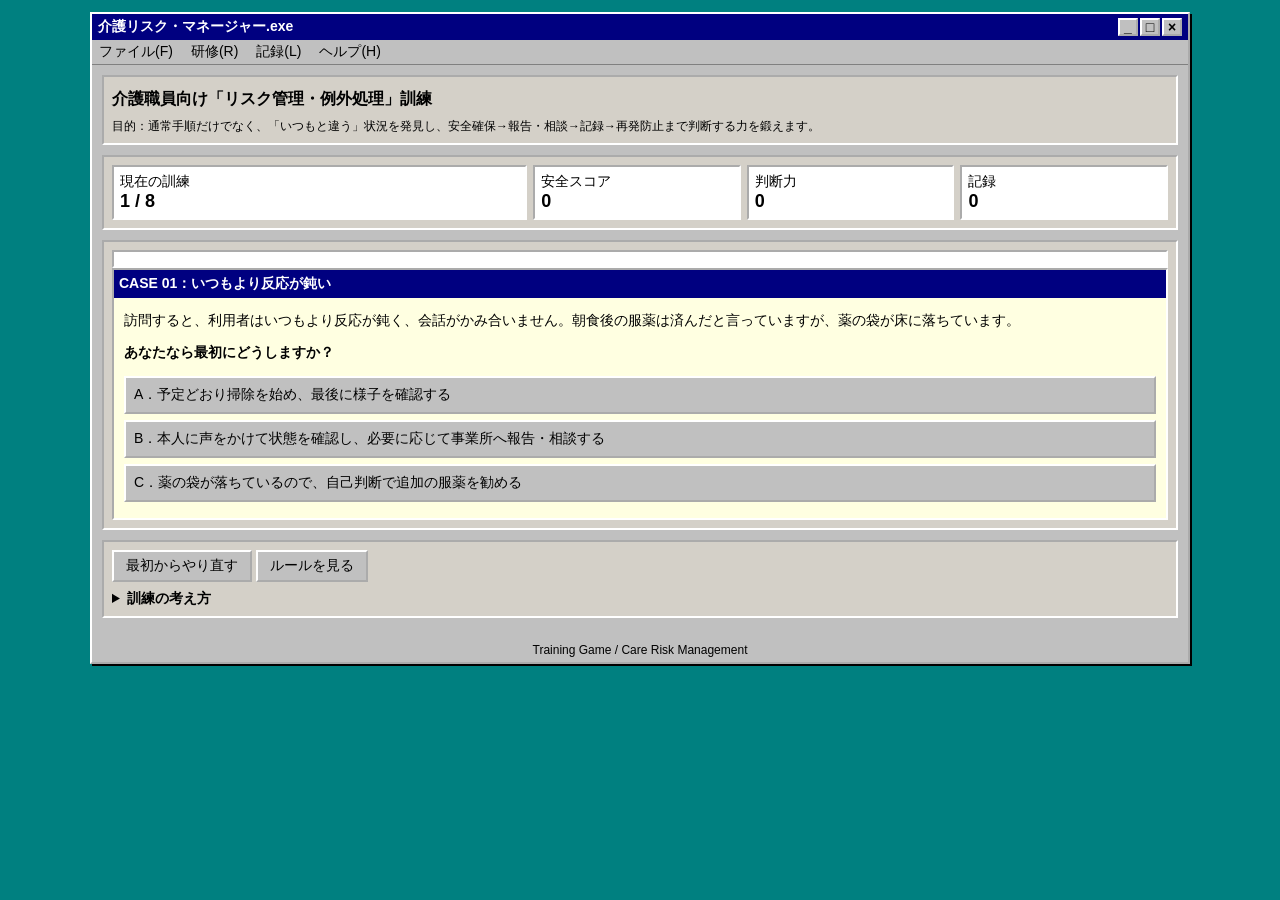
<file: その他/介護リスク・マネージャー.html>
<!DOCTYPE html>
<html lang="ja">
<head>
<meta charset="UTF-8">
<meta name="viewport" content="width=device-width, initial-scale=1.0">
<title>介護リスク・マネージャー</title>
<style>
*{box-sizing:border-box}
body{
  margin:0; min-height:100vh; background:#008080; color:#000;
  font-family:"MS UI Gothic",Tahoma,"Yu Gothic",sans-serif; font-size:14px;
  padding:12px;
}
.window{
  max-width:1100px; margin:auto; background:#c0c0c0;
  border:2px outset #fff; box-shadow:2px 2px #000;
}
.titlebar{
  background:#000080; color:#fff; padding:4px 6px; font-weight:bold;
  display:flex; justify-content:space-between; align-items:center;
}
.title-buttons{display:flex;gap:2px}
.title-btn{background:#c0c0c0;color:#000;border:2px outset #fff;width:20px;height:18px;text-align:center;line-height:14px}
.menu{padding:3px 7px;border-bottom:1px solid #808080;background:#c0c0c0}
.menu span{margin-right:18px}
.main{padding:10px}
.panel{border:2px inset #fff;background:#d4d0c8;padding:8px;margin-bottom:10px}
h1,h2,h3{font-size:16px;margin:4px 0 8px}
.status{display:grid;grid-template-columns:2fr 1fr 1fr 1fr;gap:6px}
.status-box{background:#fff;border:2px inset #fff;padding:6px;min-height:54px}
.status-box strong{display:block;font-size:18px}
.case{
  background:#ffffe1;border:2px inset #fff;padding:10px;
}
.case-head{font-weight:bold;background:#000080;color:#fff;padding:5px;margin:-10px -10px 8px}
.choice{
  display:block;width:100%;text-align:left;margin:6px 0;padding:8px;
  background:#c0c0c0;border:2px outset #fff;cursor:pointer;font-family:inherit;
}
.choice:hover{background:#dcdcdc}
.choice:active{border:2px inset #fff}
.choice:disabled{color:#666;cursor:default}
.feedback{margin-top:8px;padding:8px;border:2px solid #808080;background:#fff}
.good{background:#dff0d8!important}
.bad{background:#ffdede!important}
.warning{background:#fff4c2!important}
.small{font-size:12px}
.progress{height:18px;background:#fff;border:2px inset #fff}
.progress div{height:100%;background:#000080;width:0%}
button{
  font-family:inherit;font-size:14px;background:#c0c0c0;padding:5px 12px;
  border:2px outset #fff;cursor:pointer;
}
button:active{border:2px inset #fff}
button:disabled{color:#777}
.footer{text-align:center;font-size:12px;padding:5px}
details{margin-top:8px}
summary{cursor:pointer;font-weight:bold}
@media(max-width:700px){.status{grid-template-columns:1fr 1fr}.status-box:first-child{grid-column:1/-1}}
</style>
</head>
<body>
<div class="window">
  <div class="titlebar">
    <span>介護リスク・マネージャー.exe</span>
    <div class="title-buttons"><span class="title-btn">_</span><span class="title-btn">□</span><span class="title-btn">×</span></div>
  </div>
  <div class="menu"><span>ファイル(F)</span><span>研修(R)</span><span>記録(L)</span><span>ヘルプ(H)</span></div>

  <div class="main">
    <div class="panel">
      <h2>介護職員向け「リスク管理・例外処理」訓練</h2>
      <div class="small">
        目的：通常手順だけでなく、「いつもと違う」状況を発見し、安全確保→報告・相談→記録→再発防止まで判断する力を鍛えます。
      </div>
    </div>

    <div class="panel status">
      <div class="status-box"><span>現在の訓練</span><strong id="caseNo">1 / 8</strong></div>
      <div class="status-box"><span>安全スコア</span><strong id="score">0</strong></div>
      <div class="status-box"><span>判断力</span><strong id="judgement">0</strong></div>
      <div class="status-box"><span>記録</span><strong id="record">0</strong></div>
    </div>

    <div class="panel">
      <div class="progress"><div id="progress"></div></div>
      <div id="game"></div>
    </div>

    <div class="panel">
      <button id="restart" onclick="restart()">最初からやり直す</button>
      <button onclick="showRules()">ルールを見る</button>
      <details id="rules">
        <summary>訓練の考え方</summary>
        <ul>
          <li>「手順どおり」より先に、安全上の異常・変化を見つける。</li>
          <li>独断で処理しきれない場合は、早めに上司・サービス提供責任者等へ報告・相談する。</li>
          <li>事故・ヒヤリハット・状態変化は、事実と推測を分けて記録する。</li>
          <li>例外処理では「通常手順を続ける」こと自体がリスクになる場合がある。</li>
        </ul>
      </details>
    </div>
  </div>
  <div class="footer">Training Game / Care Risk Management</div>
</div>

<script>
const cases = [
{
 title:"CASE 01：いつもより反応が鈍い",
 text:"訪問すると、利用者はいつもより反応が鈍く、会話がかみ合いません。朝食後の服薬は済んだと言っていますが、薬の袋が床に落ちています。",
 options:[
  ["予定どおり掃除を始め、最後に様子を確認する",0,"状態変化を後回しにしています。介護サービスの予定より安全確認を優先します。"],
  ["本人に声をかけて状態を確認し、必要に応じて事業所へ報告・相談する",10,"適切です。普段との違いをリスクとして捉え、状態確認と報告・相談につなげています。"],
  ["薬の袋が落ちているので、自己判断で追加の服薬を勧める",0,"服薬について独断で判断するのは危険です。まず事実確認と報告・相談が必要です。"]
 ],
 lesson:"「普段と違う」は重要なリスク情報。予定された家事・身体介護より安全確認を優先します。"
},
{
 title:"CASE 02：転倒しかけた直後",
 text:"移動介助中、利用者がふらつき、壁に手をついて転倒を回避しました。本人は「大丈夫」と言っています。",
 options:[
  ["本人が大丈夫と言っているので、そのまま予定を続ける",0,"本人の主観だけでリスク評価を終えるのは不十分です。"],
  ["安全な姿勢を確保し、状態を確認したうえで、事業所へ報告・相談する",10,"適切です。転倒に至らなくても、再発リスクを含めて共有する必要があります。"],
  ["本人には知らせず、次回訪問時に様子を見る",0,"情報共有を遅らせています。再発防止につながる情報は早期に共有します。"]
 ],
 lesson:"転倒しなかったから問題なし、ではありません。「転倒しかけた」という事実自体がヒヤリハット情報です。"
},
{
 title:"CASE 03：予定外の依頼",
 text:"訪問中、利用者から「今日は家族の部屋も掃除してほしい」と依頼されました。ケアプラン・指示されたサービス内容にはありません。",
 options:[
  ["善意なので、時間内なら対応する",0,"契約・ケアプラン等の範囲を超える対応は、後から問題になる可能性があります。"],
  ["できる範囲を自己判断して対応し、記録には書かない",0,"例外処理を記録しないのは不適切です。"],
  ["依頼内容を確認し、対応可能か事業所へ相談する",10,"適切です。予定外の依頼は、独断でサービス範囲を拡大せず確認します。"]
 ],
 lesson:"「利用者のためだから」と通常のサービス範囲を勝手に変更しないことが重要です。"
},
{
 title:"CASE 04：鍵が開いている",
 text:"訪問先の玄関が開いています。呼びかけても返事がありません。室内から物音がします。",
 options:[
  ["いつも開いている家なので、そのまま入る",0,"慣れによる思い込みは危険です。"],
  ["声をかけながら安全を確認し、異常が疑われる場合は必要な連絡・報告を行う",10,"適切です。通常と異なる状況では、本人の安全確認を優先します。"],
  ["何もせず退出して、次の訪問へ行く",0,"異常の可能性を放置しています。状況に応じた安全確認が必要です。"]
 ],
 lesson:"「いつもこうだから」は例外処理の敵です。普段と違う情報を拾い、状況に応じて行動します。"
},
{
 title:"CASE 05：本人からの強い拒否",
 text:"入浴介助の予定ですが、本人が「今日は絶対に嫌だ」と強く拒否しています。表情も普段より険しく、体調不良を訴えています。",
 options:[
  ["予定なので、説得して入浴してもらう",0,"本人の意思と体調変化を無視してサービスを強行するのは適切ではありません。"],
  ["拒否の理由と体調を確認し、無理に実施せず、必要な報告・相談を行う",10,"適切です。拒否の背景にある体調・心理・環境要因を確認します。"],
  ["入浴を省略して何も報告しない",0,"サービス変更の理由や状態変化を共有していません。"],
 ],
 lesson:"拒否は「従わせる問題」ではなく、状態変化や本人の意思を確認するシグナルとして扱います。"
},
{
 title:"CASE 06：記録を書くときの例外",
 text:"訪問中に利用者が「昨日、職員に強く腕をつかまれた」と話しました。あなたはその場面を見ていません。",
 options:[
  ["「職員が腕を強くつかんだ」と断定して記録する",0,"直接確認していない事実を断定してはいけません。"],
  ["本人の発言として記録し、見た事実・本人の訴え・自分の判断を分けて報告する",10,"適切です。事実と伝聞・評価を分離します。"],
  ["重要な話ではないので記録しない",0,"安全・虐待防止上、重要な情報を記録から除外しています。"],
 ],
 lesson:"記録は「事実」「本人の発言」「観察」「判断」を混ぜないことが重要です。"
},
{
 title:"CASE 07：いつもの担当者と違う",
 text:"利用者宅で、前回までと違う支援方法を求められました。本人は「前の職員はやってくれた」と言っていますが、あなたはその手順を知りません。",
 options:[
  ["前の職員がしていたなら、自分も同じようにやってみる",0,"未経験・未確認の手順を推測で実施するのは危険です。"],
  ["安全上問題がない範囲で確認し、判断できない内容は事業所へ相談する",10,"適切です。知識・権限・指示の範囲を超える判断は相談します。"],
  ["利用者の希望なので、とにかく実施する",0,"本人希望だけで安全性や業務範囲を無視してはいけません。"]
 ],
 lesson:"「前はできた」は現在の職員が実施できる根拠にはなりません。能力・指示・安全性を確認します。"
},
{
 title:"CASE 08：終業前の小さな異変",
 text:"最後の訪問で、利用者宅の床に少量の水がこぼれています。利用者は気づいていません。時間は予定終了時刻に近づいています。",
 options:[
  ["時間がないので、そのまま退出する",0,"転倒につながる危険を見過ごしています。"],
  ["本人の安全を確保し、可能な範囲で危険を除去し、必要に応じて共有・記録する",10,"適切です。小さな環境リスクも事故の入口になり得ます。"],
  ["写真だけ撮って退出する",0,"記録だけで危険を放置するのは不十分です。まず安全確保を考えます。"]
 ],
 lesson:"リスク管理は重大事故だけではありません。「小さな危険をその場で減らす」ことが事故予防につながります。"
}
];

let current=0, score=0, judgement=0, record=0, answered=false;

function render(){
 const c=cases[current];
 document.getElementById("caseNo").textContent=(current+1)+" / "+cases.length;
 document.getElementById("score").textContent=score;
 document.getElementById("judgement").textContent=judgement;
 document.getElementById("record").textContent=record;
 document.getElementById("progress").style.width=((current)/cases.length*100)+"%";
 document.getElementById("game").innerHTML=`
  <div class="case">
   <div class="case-head">${c.title}</div>
   <p>${c.text}</p>
   <p><strong>あなたなら最初にどうしますか？</strong></p>
   <div id="choices">${c.options.map((o,i)=>`<button class="choice" onclick="answer(${i})">${String.fromCharCode(65+i)}．${o[0]}</button>`).join("")}</div>
   <div id="feedback"></div>
  </div>`;
 answered=false;
}

function answer(i){
 if(answered)return;
 answered=true;
 const c=cases[current], o=c.options[i];
 if(o[1]>0){score+=10; judgement+=10; record+=10;}
 else {score=Math.max(0,score-3);}
 document.querySelectorAll(".choice").forEach(b=>b.disabled=true);
 const fb=document.getElementById("feedback");
 fb.className="feedback "+(o[1]>0?"good":"bad");
 fb.innerHTML=`<strong>${o[1]>0?"○ 適切な判断":"× 再検討が必要"}</strong><br>${o[2]}<details><summary>このケースのポイント</summary><p>${c.lesson}</p></details>
 <p><button onclick="next()">${current===cases.length-1?"結果を見る":"次のケースへ"}</button></p>`;
 updateStatus();
}

function updateStatus(){
 document.getElementById("score").textContent=score;
 document.getElementById("judgement").textContent=judgement;
 document.getElementById("record").textContent=record;
}

function next(){
 if(current<cases.length-1){current++;render();}
 else finish();
}

function finish(){
 document.getElementById("progress").style.width="100%";
 let rank=score>=70?"A：リスク感知・例外処理が安定しています":
           score>=50?"B：基本はできています。例外時の相談判断を強化しましょう":
           "C：通常手順から外れたときの安全確認・報告を重点的に復習しましょう";
 document.getElementById("game").innerHTML=`
 <div class="case">
  <div class="case-head">訓練終了：結果</div>
  <h2>${score} / ${cases.length*10} 点</h2>
  <p><strong>${rank}</strong></p>
  <p>このゲームでは、知識量だけでなく「普段と違うことを発見する」「独断で処理せず相談する」「事実と推測を分けて記録する」という行動を重視しています。</p>
  <details open><summary>振り返りチェック</summary>
   <ul>
    <li>普段との違いを見つけられたか</li>
    <li>安全確保を優先できたか</li>
    <li>自分だけで判断してはいけない場面を識別できたか</li>
    <li>報告・相談すべき情報を選べたか</li>
    <li>事実と推測を分けて記録できるか</li>
   </ul>
  </details>
  <p><button onclick="restart()">もう一度挑戦する</button></p>
 </div>`;
}

function restart(){
 current=0;score=0;judgement=0;record=0;render();
}
function showRules(){document.getElementById("rules").open=true;}
render();
</script>
</body>
</html>
</file>
<file: style.css>
*{
    margin:0;
    padding:0;
    box-sizing:border-box;
}

body{
    background:#008080;
    font-family:"MS UI Gothic","MS PGothic",Tahoma,sans-serif;
    padding:30px;
    color:#000;
}

.window{
    max-width:900px;
    margin:auto;
    background:#c0c0c0;

    border-top:2px solid #fff;
    border-left:2px solid #fff;
    border-right:2px solid #404040;
    border-bottom:2px solid #404040;

    box-shadow:4px 4px #404040;
}

.title-bar{
    background:linear-gradient(to right,#000080,#1084d0);
    color:#fff;

    display:flex;
    justify-content:space-between;
    align-items:center;

    padding:5px 8px;

    font-size:13px;
    font-weight:bold;
}

.window-buttons{
    display:flex;
    gap:4px;
}

.window-buttons span{
    width:18px;
    height:18px;

    display:flex;
    justify-content:center;
    align-items:center;

    background:#c0c0c0;
    color:#000;

    border-top:2px solid #fff;
    border-left:2px solid #fff;
    border-right:2px solid #404040;
    border-bottom:2px solid #404040;

    font-size:11px;
}

.window-body{
    padding:24px;
}

h1{
    font-size:30px;
    margin-bottom:10px;
}

.subtitle{
    margin-bottom:24px;
    line-height:1.8;
}

.notice{
    background:#ffffcc;
    border:1px solid #808080;
    padding:10px;
    margin-bottom:24px;
}

.notice strong{
    display:block;
    margin-bottom:5px;
}

.year-list{
    display:grid;
    gap:14px;
}

.year-card{
    background:#dfdfdf;
    padding:16px;

    border-top:2px solid #fff;
    border-left:2px solid #fff;
    border-right:2px solid #808080;
    border-bottom:2px solid #808080;
}

.year-title{
    font-size:20px;
    font-weight:bold;
    margin-bottom:6px;
}

.year-desc{
    font-size:13px;
    margin-bottom:14px;
}

.open-button{
    display:inline-block;
    text-decoration:none;
    color:#000;

    background:#c0c0c0;

    padding:8px 18px;

    border-top:2px solid #fff;
    border-left:2px solid #fff;
    border-right:2px solid #404040;
    border-bottom:2px solid #404040;
}

.open-button:hover{
    background:#dcdcdc;
}

.open-button:active{
    border-top:2px solid #404040;
    border-left:2px solid #404040;
    border-right:2px solid #fff;
    border-bottom:2px solid #fff;
}

.footer{
    margin-top:24px;
    padding-top:15px;
    border-top:1px solid #808080;

    font-size:12px;
    line-height:1.8;
}

@media(max-width:700px){
    body{
        padding:10px;
    }

    .window-body{
        padding:16px;
    }

    h1{
        font-size:24px;
    }
}
</file>
